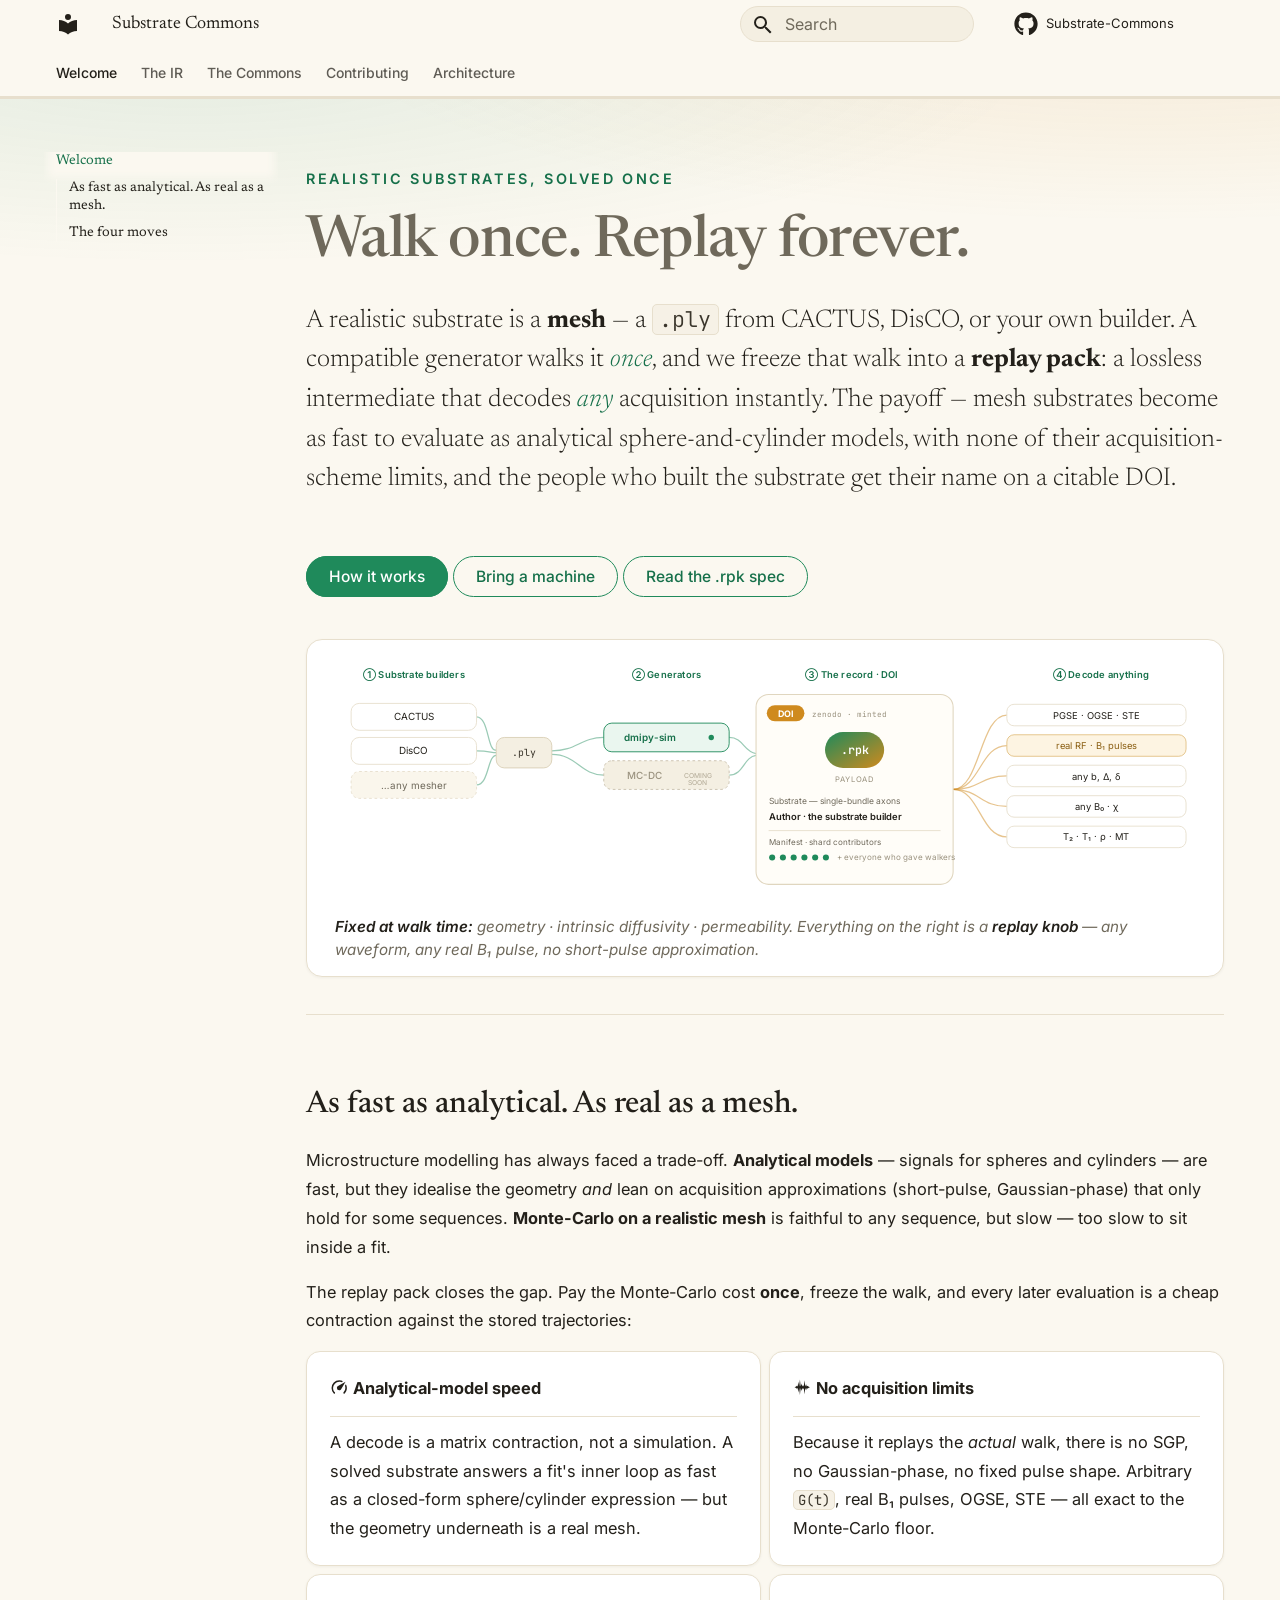
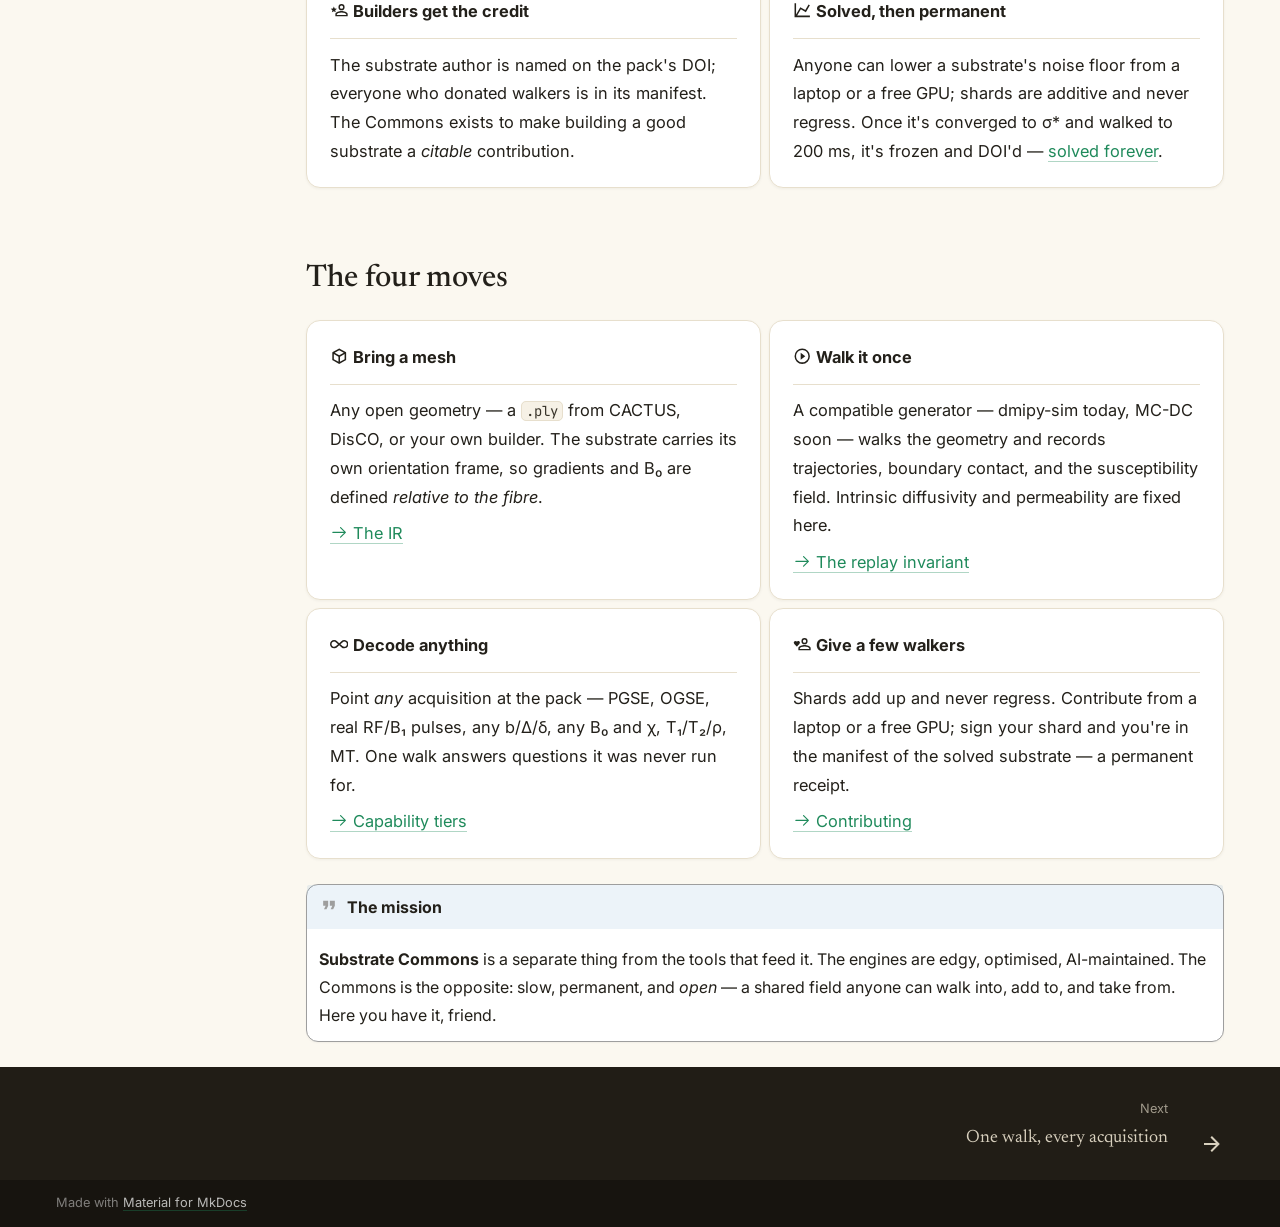
<file: index.html>
<!doctype html>
<html lang="en" class="no-js">
  <head>
    
      <meta charset="utf-8">
      <meta name="viewport" content="width=device-width,initial-scale=1">
      
        <meta name="description" content="A permanent, federated Monte-Carlo replay resource — one walk, every acquisition, freely shared.">
      
      
      
        <link rel="canonical" href="https://substrate-commons.github.io/">
      
      
      
        <link rel="next" href="ir/">
      
      
        
      
      
      <link rel="icon" href="assets/images/favicon.png">
      <meta name="generator" content="mkdocs-1.6.1, mkdocs-material-9.7.7">
    
    
      
        <title>Substrate Commons</title>
      
    
    
      <link rel="stylesheet" href="assets/stylesheets/main.ec1eaa64.min.css">
      
        
        <link rel="stylesheet" href="assets/stylesheets/palette.ab4e12ef.min.css">
      
      


    
    
      
    
    
      
    
    
      <link rel="stylesheet" href="stylesheets/commons.css">
    
    <script>__md_scope=new URL(".",location),__md_hash=e=>[...e].reduce(((e,_)=>(e<<5)-e+_.charCodeAt(0)),0),__md_get=(e,_=localStorage,t=__md_scope)=>JSON.parse(_.getItem(t.pathname+"."+e)),__md_set=(e,_,t=localStorage,a=__md_scope)=>{try{t.setItem(a.pathname+"."+e,JSON.stringify(_))}catch(e){}}</script>
    
      

    
    
  </head>
  
  
    
    
    
    
    
    <body dir="ltr" data-md-color-scheme="default" data-md-color-primary="custom" data-md-color-accent="custom">
  
    
    <input class="md-toggle" data-md-toggle="drawer" type="checkbox" id="__drawer" autocomplete="off">
    <input class="md-toggle" data-md-toggle="search" type="checkbox" id="__search" autocomplete="off">
    <label class="md-overlay" for="__drawer"></label>
    <div data-md-component="skip">
      
        
        <a href="#walk-once-replay-forever" class="md-skip">
          Skip to content
        </a>
      
    </div>
    <div data-md-component="announce">
      
    </div>
    
    
      

  

<header class="md-header md-header--shadow md-header--lifted" data-md-component="header">
  <nav class="md-header__inner md-grid" aria-label="Header">
    <a href="." title="Substrate Commons" class="md-header__button md-logo" aria-label="Substrate Commons" data-md-component="logo">
      
  
  <svg xmlns="http://www.w3.org/2000/svg" viewBox="0 0 24 24"><path d="M12 8a3 3 0 0 0 3-3 3 3 0 0 0-3-3 3 3 0 0 0-3 3 3 3 0 0 0 3 3m0 3.54C9.64 9.35 6.5 8 3 8v11c3.5 0 6.64 1.35 9 3.54 2.36-2.19 5.5-3.54 9-3.54V8c-3.5 0-6.64 1.35-9 3.54"/></svg>

    </a>
    <label class="md-header__button md-icon" for="__drawer">
      
      <svg xmlns="http://www.w3.org/2000/svg" viewBox="0 0 24 24"><path d="M3 6h18v2H3zm0 5h18v2H3zm0 5h18v2H3z"/></svg>
    </label>
    <div class="md-header__title" data-md-component="header-title">
      <div class="md-header__ellipsis">
        <div class="md-header__topic">
          <span class="md-ellipsis">
            Substrate Commons
          </span>
        </div>
        <div class="md-header__topic" data-md-component="header-topic">
          <span class="md-ellipsis">
            
              Welcome
            
          </span>
        </div>
      </div>
    </div>
    
      
    
    
    
    
      
      
        <label class="md-header__button md-icon" for="__search">
          
          <svg xmlns="http://www.w3.org/2000/svg" viewBox="0 0 24 24"><path d="M9.5 3A6.5 6.5 0 0 1 16 9.5c0 1.61-.59 3.09-1.56 4.23l.27.27h.79l5 5-1.5 1.5-5-5v-.79l-.27-.27A6.52 6.52 0 0 1 9.5 16 6.5 6.5 0 0 1 3 9.5 6.5 6.5 0 0 1 9.5 3m0 2C7 5 5 7 5 9.5S7 14 9.5 14 14 12 14 9.5 12 5 9.5 5"/></svg>
        </label>
        <div class="md-search" data-md-component="search" role="dialog">
  <label class="md-search__overlay" for="__search"></label>
  <div class="md-search__inner" role="search">
    <form class="md-search__form" name="search">
      <input type="text" class="md-search__input" name="query" aria-label="Search" placeholder="Search" autocapitalize="off" autocorrect="off" autocomplete="off" spellcheck="false" data-md-component="search-query" required>
      <label class="md-search__icon md-icon" for="__search">
        
        <svg xmlns="http://www.w3.org/2000/svg" viewBox="0 0 24 24"><path d="M9.5 3A6.5 6.5 0 0 1 16 9.5c0 1.61-.59 3.09-1.56 4.23l.27.27h.79l5 5-1.5 1.5-5-5v-.79l-.27-.27A6.52 6.52 0 0 1 9.5 16 6.5 6.5 0 0 1 3 9.5 6.5 6.5 0 0 1 9.5 3m0 2C7 5 5 7 5 9.5S7 14 9.5 14 14 12 14 9.5 12 5 9.5 5"/></svg>
        
        <svg xmlns="http://www.w3.org/2000/svg" viewBox="0 0 24 24"><path d="M20 11v2H8l5.5 5.5-1.42 1.42L4.16 12l7.92-7.92L13.5 5.5 8 11z"/></svg>
      </label>
      <nav class="md-search__options" aria-label="Search">
        
        <button type="reset" class="md-search__icon md-icon" title="Clear" aria-label="Clear" tabindex="-1">
          
          <svg xmlns="http://www.w3.org/2000/svg" viewBox="0 0 24 24"><path d="M19 6.41 17.59 5 12 10.59 6.41 5 5 6.41 10.59 12 5 17.59 6.41 19 12 13.41 17.59 19 19 17.59 13.41 12z"/></svg>
        </button>
      </nav>
      
        <div class="md-search__suggest" data-md-component="search-suggest"></div>
      
    </form>
    <div class="md-search__output">
      <div class="md-search__scrollwrap" tabindex="0" data-md-scrollfix>
        <div class="md-search-result" data-md-component="search-result">
          <div class="md-search-result__meta">
            Initializing search
          </div>
          <ol class="md-search-result__list" role="presentation"></ol>
        </div>
      </div>
    </div>
  </div>
</div>
      
    
    
      <div class="md-header__source">
        <a href="https://github.com/Substrate-Commons" title="Go to repository" class="md-source" data-md-component="source">
  <div class="md-source__icon md-icon">
    
    <svg xmlns="http://www.w3.org/2000/svg" viewBox="0 0 512 512"><!--! Font Awesome Free 7.1.0 by @fontawesome - https://fontawesome.com License - https://fontawesome.com/license/free (Icons: CC BY 4.0, Fonts: SIL OFL 1.1, Code: MIT License) Copyright 2025 Fonticons, Inc.--><path d="M173.9 397.4c0 2-2.3 3.6-5.2 3.6-3.3.3-5.6-1.3-5.6-3.6 0-2 2.3-3.6 5.2-3.6 3-.3 5.6 1.3 5.6 3.6m-31.1-4.5c-.7 2 1.3 4.3 4.3 4.9 2.6 1 5.6 0 6.2-2s-1.3-4.3-4.3-5.2c-2.6-.7-5.5.3-6.2 2.3m44.2-1.7c-2.9.7-4.9 2.6-4.6 4.9.3 2 2.9 3.3 5.9 2.6 2.9-.7 4.9-2.6 4.6-4.6-.3-1.9-3-3.2-5.9-2.9M252.8 8C114.1 8 8 113.3 8 252c0 110.9 69.8 205.8 169.5 239.2 12.8 2.3 17.3-5.6 17.3-12.1 0-6.2-.3-40.4-.3-61.4 0 0-70 15-84.7-29.8 0 0-11.4-29.1-27.8-36.6 0 0-22.9-15.7 1.6-15.4 0 0 24.9 2 38.6 25.8 21.9 38.6 58.6 27.5 72.9 20.9 2.3-16 8.8-27.1 16-33.7-55.9-6.2-112.3-14.3-112.3-110.5 0-27.5 7.6-41.3 23.6-58.9-2.6-6.5-11.1-33.3 2.6-67.9 20.9-6.5 69 27 69 27 20-5.6 41.5-8.5 62.8-8.5s42.8 2.9 62.8 8.5c0 0 48.1-33.6 69-27 13.7 34.7 5.2 61.4 2.6 67.9 16 17.7 25.8 31.5 25.8 58.9 0 96.5-58.9 104.2-114.8 110.5 9.2 7.9 17 22.9 17 46.4 0 33.7-.3 75.4-.3 83.6 0 6.5 4.6 14.4 17.3 12.1C436.2 457.8 504 362.9 504 252 504 113.3 391.5 8 252.8 8M105.2 352.9c-1.3 1-1 3.3.7 5.2 1.6 1.6 3.9 2.3 5.2 1 1.3-1 1-3.3-.7-5.2-1.6-1.6-3.9-2.3-5.2-1m-10.8-8.1c-.7 1.3.3 2.9 2.3 3.9 1.6 1 3.6.7 4.3-.7.7-1.3-.3-2.9-2.3-3.9-2-.6-3.6-.3-4.3.7m32.4 35.6c-1.6 1.3-1 4.3 1.3 6.2 2.3 2.3 5.2 2.6 6.5 1 1.3-1.3.7-4.3-1.3-6.2-2.2-2.3-5.2-2.6-6.5-1m-11.4-14.7c-1.6 1-1.6 3.6 0 5.9s4.3 3.3 5.6 2.3c1.6-1.3 1.6-3.9 0-6.2-1.4-2.3-4-3.3-5.6-2"/></svg>
  </div>
  <div class="md-source__repository">
    Substrate-Commons
  </div>
</a>
      </div>
    
  </nav>
  
    
      
<nav class="md-tabs" aria-label="Tabs" data-md-component="tabs">
  <div class="md-grid">
    <ul class="md-tabs__list">
      
        
  
  
  
    
  
  
    <li class="md-tabs__item md-tabs__item--active">
      <a href="." class="md-tabs__link">
        
  
  
    
  
  Welcome

      </a>
    </li>
  

      
        
  
  
  
  
    
    
      <li class="md-tabs__item">
        <a href="ir/" class="md-tabs__link">
          
  
  
  The IR

        </a>
      </li>
    
  

      
        
  
  
  
  
    
    
      <li class="md-tabs__item">
        <a href="commons/" class="md-tabs__link">
          
  
  
  The Commons

        </a>
      </li>
    
  

      
        
  
  
  
  
    
    
      <li class="md-tabs__item">
        <a href="contributing/" class="md-tabs__link">
          
  
  
  Contributing

        </a>
      </li>
    
  

      
        
  
  
  
  
    <li class="md-tabs__item">
      <a href="architecture/" class="md-tabs__link">
        
  
  
    
  
  Architecture

      </a>
    </li>
  

      
    </ul>
  </div>
</nav>
    
  
</header>
    
    <div class="md-container" data-md-component="container">
      
      
        
      
      <main class="md-main" data-md-component="main">
        <div class="md-main__inner md-grid">
          
            
              
                
              
              <div class="md-sidebar md-sidebar--primary" data-md-component="sidebar" data-md-type="navigation" >
                <div class="md-sidebar__scrollwrap">
                  <div class="md-sidebar__inner">
                    


  


  

<nav class="md-nav md-nav--primary md-nav--lifted md-nav--integrated" aria-label="Navigation" data-md-level="0">
  <label class="md-nav__title" for="__drawer">
    <a href="." title="Substrate Commons" class="md-nav__button md-logo" aria-label="Substrate Commons" data-md-component="logo">
      
  
  <svg xmlns="http://www.w3.org/2000/svg" viewBox="0 0 24 24"><path d="M12 8a3 3 0 0 0 3-3 3 3 0 0 0-3-3 3 3 0 0 0-3 3 3 3 0 0 0 3 3m0 3.54C9.64 9.35 6.5 8 3 8v11c3.5 0 6.64 1.35 9 3.54 2.36-2.19 5.5-3.54 9-3.54V8c-3.5 0-6.64 1.35-9 3.54"/></svg>

    </a>
    Substrate Commons
  </label>
  
    <div class="md-nav__source">
      <a href="https://github.com/Substrate-Commons" title="Go to repository" class="md-source" data-md-component="source">
  <div class="md-source__icon md-icon">
    
    <svg xmlns="http://www.w3.org/2000/svg" viewBox="0 0 512 512"><!--! Font Awesome Free 7.1.0 by @fontawesome - https://fontawesome.com License - https://fontawesome.com/license/free (Icons: CC BY 4.0, Fonts: SIL OFL 1.1, Code: MIT License) Copyright 2025 Fonticons, Inc.--><path d="M173.9 397.4c0 2-2.3 3.6-5.2 3.6-3.3.3-5.6-1.3-5.6-3.6 0-2 2.3-3.6 5.2-3.6 3-.3 5.6 1.3 5.6 3.6m-31.1-4.5c-.7 2 1.3 4.3 4.3 4.9 2.6 1 5.6 0 6.2-2s-1.3-4.3-4.3-5.2c-2.6-.7-5.5.3-6.2 2.3m44.2-1.7c-2.9.7-4.9 2.6-4.6 4.9.3 2 2.9 3.3 5.9 2.6 2.9-.7 4.9-2.6 4.6-4.6-.3-1.9-3-3.2-5.9-2.9M252.8 8C114.1 8 8 113.3 8 252c0 110.9 69.8 205.8 169.5 239.2 12.8 2.3 17.3-5.6 17.3-12.1 0-6.2-.3-40.4-.3-61.4 0 0-70 15-84.7-29.8 0 0-11.4-29.1-27.8-36.6 0 0-22.9-15.7 1.6-15.4 0 0 24.9 2 38.6 25.8 21.9 38.6 58.6 27.5 72.9 20.9 2.3-16 8.8-27.1 16-33.7-55.9-6.2-112.3-14.3-112.3-110.5 0-27.5 7.6-41.3 23.6-58.9-2.6-6.5-11.1-33.3 2.6-67.9 20.9-6.5 69 27 69 27 20-5.6 41.5-8.5 62.8-8.5s42.8 2.9 62.8 8.5c0 0 48.1-33.6 69-27 13.7 34.7 5.2 61.4 2.6 67.9 16 17.7 25.8 31.5 25.8 58.9 0 96.5-58.9 104.2-114.8 110.5 9.2 7.9 17 22.9 17 46.4 0 33.7-.3 75.4-.3 83.6 0 6.5 4.6 14.4 17.3 12.1C436.2 457.8 504 362.9 504 252 504 113.3 391.5 8 252.8 8M105.2 352.9c-1.3 1-1 3.3.7 5.2 1.6 1.6 3.9 2.3 5.2 1 1.3-1 1-3.3-.7-5.2-1.6-1.6-3.9-2.3-5.2-1m-10.8-8.1c-.7 1.3.3 2.9 2.3 3.9 1.6 1 3.6.7 4.3-.7.7-1.3-.3-2.9-2.3-3.9-2-.6-3.6-.3-4.3.7m32.4 35.6c-1.6 1.3-1 4.3 1.3 6.2 2.3 2.3 5.2 2.6 6.5 1 1.3-1.3.7-4.3-1.3-6.2-2.2-2.3-5.2-2.6-6.5-1m-11.4-14.7c-1.6 1-1.6 3.6 0 5.9s4.3 3.3 5.6 2.3c1.6-1.3 1.6-3.9 0-6.2-1.4-2.3-4-3.3-5.6-2"/></svg>
  </div>
  <div class="md-source__repository">
    Substrate-Commons
  </div>
</a>
    </div>
  
  <ul class="md-nav__list" data-md-scrollfix>
    
      
      
  
  
    
  
  
  
    <li class="md-nav__item md-nav__item--active">
      
      <input class="md-nav__toggle md-toggle" type="checkbox" id="__toc">
      
      
        
      
      
        <label class="md-nav__link md-nav__link--active" for="__toc">
          
  
  
  <span class="md-ellipsis">
    
  
    Welcome
  

    
  </span>
  
  

          <span class="md-nav__icon md-icon"></span>
        </label>
      
      <a href="." class="md-nav__link md-nav__link--active">
        
  
  
  <span class="md-ellipsis">
    
  
    Welcome
  

    
  </span>
  
  

      </a>
      
        

<nav class="md-nav md-nav--secondary" aria-label="Table of contents">
  
  
  
    
  
  
    <label class="md-nav__title" for="__toc">
      <span class="md-nav__icon md-icon"></span>
      Table of contents
    </label>
    <ul class="md-nav__list" data-md-component="toc" data-md-scrollfix>
      
        <li class="md-nav__item">
  <a href="#as-fast-as-analytical-as-real-as-a-mesh" class="md-nav__link">
    <span class="md-ellipsis">
      
        As fast as analytical. As real as a mesh.
      
    </span>
  </a>
  
</li>
      
        <li class="md-nav__item">
  <a href="#the-four-moves" class="md-nav__link">
    <span class="md-ellipsis">
      
        The four moves
      
    </span>
  </a>
  
</li>
      
    </ul>
  
</nav>
      
    </li>
  

    
      
      
  
  
  
  
    
    
    
    
      
      
        
      
    
    
    <li class="md-nav__item md-nav__item--nested">
      
        
        
        <input class="md-nav__toggle md-toggle " type="checkbox" id="__nav_2" >
        
          
          <label class="md-nav__link" for="__nav_2" id="__nav_2_label" tabindex="0">
            
  
  
  <span class="md-ellipsis">
    
  
    The IR
  

    
  </span>
  
  

            <span class="md-nav__icon md-icon"></span>
          </label>
        
        <nav class="md-nav" data-md-level="1" aria-labelledby="__nav_2_label" aria-expanded="false">
          <label class="md-nav__title" for="__nav_2">
            <span class="md-nav__icon md-icon"></span>
            
  
    The IR
  

          </label>
          <ul class="md-nav__list" data-md-scrollfix>
            
              
                
  
  
  
  
    <li class="md-nav__item">
      <a href="ir/" class="md-nav__link">
        
  
  
  <span class="md-ellipsis">
    
  
    One walk, every acquisition
  

    
  </span>
  
  

      </a>
    </li>
  

              
            
              
                
  
  
  
  
    <li class="md-nav__item">
      <a href="ir/tiers/" class="md-nav__link">
        
  
  
  <span class="md-ellipsis">
    
  
    Capability tiers (C0–C4)
  

    
  </span>
  
  

      </a>
    </li>
  

              
            
              
                
  
  
  
  
    <li class="md-nav__item">
      <a href="ir/invariant/" class="md-nav__link">
        
  
  
  <span class="md-ellipsis">
    
  
    The replay invariant
  

    
  </span>
  
  

      </a>
    </li>
  

              
            
          </ul>
        </nav>
      
    </li>
  

    
      
      
  
  
  
  
    
    
    
    
      
      
        
      
    
    
    <li class="md-nav__item md-nav__item--nested">
      
        
        
        <input class="md-nav__toggle md-toggle " type="checkbox" id="__nav_3" >
        
          
          <label class="md-nav__link" for="__nav_3" id="__nav_3_label" tabindex="0">
            
  
  
  <span class="md-ellipsis">
    
  
    The Commons
  

    
  </span>
  
  

            <span class="md-nav__icon md-icon"></span>
          </label>
        
        <nav class="md-nav" data-md-level="1" aria-labelledby="__nav_3_label" aria-expanded="false">
          <label class="md-nav__title" for="__nav_3">
            <span class="md-nav__icon md-icon"></span>
            
  
    The Commons
  

          </label>
          <ul class="md-nav__list" data-md-scrollfix>
            
              
                
  
  
  
  
    <li class="md-nav__item">
      <a href="commons/" class="md-nav__link">
        
  
  
  <span class="md-ellipsis">
    
  
    Error bars that only fall
  

    
  </span>
  
  

      </a>
    </li>
  

              
            
              
                
  
  
  
  
    <li class="md-nav__item">
      <a href="commons/solved/" class="md-nav__link">
        
  
  
  <span class="md-ellipsis">
    
  
    What it means to solve a substrate
  

    
  </span>
  
  

      </a>
    </li>
  

              
            
              
                
  
  
  
  
    <li class="md-nav__item">
      <a href="commons/pooling/" class="md-nav__link">
        
  
  
  <span class="md-ellipsis">
    
  
    Targets, shards & pooling
  

    
  </span>
  
  

      </a>
    </li>
  

              
            
              
                
  
  
  
  
    <li class="md-nav__item">
      <a href="commons/qa/" class="md-nav__link">
        
  
  
  <span class="md-ellipsis">
    
  
    Quality & freezing
  

    
  </span>
  
  

      </a>
    </li>
  

              
            
          </ul>
        </nav>
      
    </li>
  

    
      
      
  
  
  
  
    
    
    
    
      
      
        
      
    
    
    <li class="md-nav__item md-nav__item--nested">
      
        
        
        <input class="md-nav__toggle md-toggle " type="checkbox" id="__nav_4" >
        
          
          <label class="md-nav__link" for="__nav_4" id="__nav_4_label" tabindex="0">
            
  
  
  <span class="md-ellipsis">
    
  
    Contributing
  

    
  </span>
  
  

            <span class="md-nav__icon md-icon"></span>
          </label>
        
        <nav class="md-nav" data-md-level="1" aria-labelledby="__nav_4_label" aria-expanded="false">
          <label class="md-nav__title" for="__nav_4">
            <span class="md-nav__icon md-icon"></span>
            
  
    Contributing
  

          </label>
          <ul class="md-nav__list" data-md-scrollfix>
            
              
                
  
  
  
  
    <li class="md-nav__item">
      <a href="contributing/" class="md-nav__link">
        
  
  
  <span class="md-ellipsis">
    
  
    Bring a machine
  

    
  </span>
  
  

      </a>
    </li>
  

              
            
              
                
  
  
  
  
    <li class="md-nav__item">
      <a href="contributing/signing/" class="md-nav__link">
        
  
  
  <span class="md-ellipsis">
    
  
    Signed shards & your receipt
  

    
  </span>
  
  

      </a>
    </li>
  

              
            
              
                
  
  
  
  
    <li class="md-nav__item">
      <a href="contributing/registry/" class="md-nav__link">
        
  
  
  <span class="md-ellipsis">
    
  
    Claim your key
  

    
  </span>
  
  

      </a>
    </li>
  

              
            
          </ul>
        </nav>
      
    </li>
  

    
      
      
  
  
  
  
    <li class="md-nav__item">
      <a href="architecture/" class="md-nav__link">
        
  
  
  <span class="md-ellipsis">
    
  
    Architecture
  

    
  </span>
  
  

      </a>
    </li>
  

    
  </ul>
</nav>
                  </div>
                </div>
              </div>
            
            
          
          
            <div class="md-content" data-md-component="content">
              
              <article class="md-content__inner md-typeset">
                
                  
  



  
  


<div class="sc-hero">
<p><span class="sc-eyebrow">Realistic substrates, solved once</span></p>
<h1 id="walk-once-replay-forever">Walk once. Replay forever.</h1>
<p class="sc-lede">A realistic substrate is a <b>mesh</b> — a <code>.ply</code> from CACTUS, DisCO, or your
own builder. A compatible generator walks it <em>once</em>, and we freeze that walk into a <b>replay
pack</b>: a lossless intermediate that decodes <em>any</em> acquisition instantly. The payoff — mesh
substrates become as fast to evaluate as analytical sphere-and-cylinder models, with none of their
acquisition-scheme limits, and the people who built the substrate get their name on a citable DOI.</p>
<div class="sc-cta">
<p><a class="sc-btn" href="ir/">How it works</a>
<a class="sc-btn sc-btn--ghost" href="contributing/">Bring a machine</a>
<a class="sc-btn sc-btn--ghost" href="https://github.com/dmrai-lab/replay-pack-spec">Read the .rpk spec</a></p>
</div>
</div>
<figure class="sc-pipeline">
<svg viewBox="0 0 960 262" xmlns="http://www.w3.org/2000/svg" role="img" aria-label="Substrate builders create a .ply; compatible generators walk it; the walk is frozen into a DOI-wrapped .rpk credited to the substrate author with a shard-contributor manifest; from it any acquisition decodes.">
  <defs>
    <linearGradient id="core" x1="0" y1="0" x2="1" y2="1">
      <stop offset="0" stop-color="#1f8a5b"/><stop offset="1" stop-color="#cf8a1e"/>
    </linearGradient>
  </defs>

  <!-- stage headers -->
  <g font-family="Inter, sans-serif" font-size="10.5" font-weight="600" fill="#16704a" letter-spacing=".02em">
    <text x="88"  y="16" text-anchor="middle">① Substrate builders</text>
    <text x="370" y="16" text-anchor="middle">② Generators</text>
    <text x="577" y="16" text-anchor="middle">③ The record · DOI</text>
    <text x="855" y="16" text-anchor="middle">④ Decode anything</text>
  </g>

  <!-- flow lines -->
  <g fill="none" stroke="#1f8a5b" stroke-opacity=".45" stroke-width="1.4">
    <path d="M158 59 C 172 59, 170 99, 180 96"/>
    <path d="M158 97 C 172 97, 174 99, 180 99"/>
    <path d="M158 135 C 172 135, 170 102, 180 102"/>
    <path d="M242 97 C 270 97, 274 82, 300 82"/>
    <path d="M242 101 C 270 101, 274 124, 300 124"/>
    <path d="M440 82 C 456 82, 456 98, 470 100"/>
    <path d="M440 124 C 456 124, 456 104, 470 102"/>
  </g>
  <g fill="none" stroke="#cf8a1e" stroke-opacity=".5" stroke-width="1.4">
    <path d="M690 140 C 720 140, 720 57,  750 57"/>
    <path d="M690 140 C 720 140, 720 91,  750 91"/>
    <path d="M690 140 C 720 140, 720 125, 750 125"/>
    <path d="M690 140 C 720 140, 720 159, 750 159"/>
    <path d="M690 140 C 720 140, 720 193, 750 193"/>
  </g>

  <!-- ① builders -->
  <g font-family="Inter, sans-serif" font-size="11" fill="#23201a">
    <g><rect x="18" y="44"  width="140" height="30" rx="9" fill="#fff" stroke="#e7dfcd"/><text x="88" y="63"  text-anchor="middle">CACTUS</text></g>
    <g><rect x="18" y="82"  width="140" height="30" rx="9" fill="#fff" stroke="#e7dfcd"/><text x="88" y="101" text-anchor="middle">DisCO</text></g>
    <g><rect x="18" y="120" width="140" height="30" rx="9" fill="#faf6ec" stroke="#e7dfcd" stroke-dasharray="3 3"/><text x="88" y="139" text-anchor="middle" fill="#6f695b">…any mesher</text></g>
  </g>

  <!-- .ply node -->
  <g><rect x="180" y="82" width="62" height="34" rx="9" fill="#f4efe2" stroke="#d9cfb6"/>
     <text x="211" y="103" text-anchor="middle" font-family="JetBrains Mono, monospace" font-size="11" fill="#3a352b">.ply</text></g>

  <!-- ② generators -->
  <g font-family="Inter, sans-serif" font-size="11">
    <g><rect x="300" y="66" width="140" height="32" rx="9" fill="#eaf6ef" stroke="#1f8a5b"/>
       <text x="352" y="86" text-anchor="middle" fill="#16704a" font-weight="600">dmipy-sim</text>
       <circle cx="420" cy="82" r="3" fill="#1f8a5b"/></g>
    <g><rect x="300" y="108" width="140" height="32" rx="9" fill="#f4efe2" stroke="#c9c0ad" stroke-dasharray="3 3"/>
       <text x="345" y="128" text-anchor="middle" fill="#9a927f" font-weight="500">MC-DC</text>
       <text x="405" y="127" text-anchor="middle" font-family="Inter" font-size="7.5" fill="#b0a894">COMING</text>
       <text x="405" y="135" text-anchor="middle" font-family="Inter" font-size="7.5" fill="#b0a894">SOON</text></g>
  </g>

  <!-- ③ the .rpk DOI record card (the centrepiece) -->
  <g>
    <rect x="470" y="34" width="220" height="212" rx="14" fill="#fffdf8" stroke="#e0d6bf" stroke-width="1.2"/>
    <rect x="482" y="46" width="42" height="18" rx="9" fill="#cf8a1e"/>
    <text x="503" y="59" text-anchor="middle" font-family="Inter" font-size="10" font-weight="700" fill="#fff">DOI</text>
    <text x="532" y="59" font-family="JetBrains Mono, monospace" font-size="8.5" fill="#9a927f">zenodo · minted</text>
    <rect x="547" y="76" width="66" height="40" rx="20" fill="url(#core)"/>
    <text x="580" y="101" text-anchor="middle" font-family="JetBrains Mono, monospace" font-size="13" font-weight="600" fill="#fff">.rpk</text>
    <text x="580" y="132" text-anchor="middle" font-family="Inter" font-size="8.5" fill="#9a927f" letter-spacing="1">PAYLOAD</text>
    <text x="484" y="156" font-family="Inter" font-size="9.5" fill="#6f695b">Substrate — single-bundle axons</text>
    <text x="484" y="174" font-family="Inter" font-size="10.5" fill="#23201a" font-weight="600">Author · the substrate builder</text>
    <line x1="484" y1="186" x2="676" y2="186" stroke="#e7dfcd"/>
    <text x="484" y="202" font-family="Inter" font-size="9" fill="#6f695b">Manifest · shard contributors</text>
    <g fill="#1f8a5b"><circle cx="488" cy="216" r="3.4"/><circle cx="500" cy="216" r="3.4"/><circle cx="512" cy="216" r="3.4"/><circle cx="524" cy="216" r="3.4"/><circle cx="536" cy="216" r="3.4"/><circle cx="548" cy="216" r="3.4"/></g>
    <text x="560" y="219" font-family="Inter" font-size="9" fill="#9a927f">+ everyone who gave walkers</text>
  </g>

  <!-- ④ decode -->
  <g font-family="Inter, sans-serif" font-size="10.5" fill="#23201a">
    <g><rect x="750" y="45" width="200" height="24" rx="8" fill="#fff" stroke="#e7dfcd"/><text x="850" y="61" text-anchor="middle">PGSE · OGSE · STE</text></g>
    <g><rect x="750" y="79" width="200" height="24" rx="8" fill="#fdf4e2" stroke="#e2c184"/><text x="850" y="95" text-anchor="middle" fill="#8a5e12">real RF · B₁ pulses</text></g>
    <g><rect x="750" y="113" width="200" height="24" rx="8" fill="#fff" stroke="#e7dfcd"/><text x="850" y="129" text-anchor="middle">any b, Δ, δ</text></g>
    <g><rect x="750" y="147" width="200" height="24" rx="8" fill="#fff" stroke="#e7dfcd"/><text x="850" y="163" text-anchor="middle">any B₀ · χ</text></g>
    <g><rect x="750" y="181" width="200" height="24" rx="8" fill="#fff" stroke="#e7dfcd"/><text x="850" y="197" text-anchor="middle">T₂ · T₁ · ρ · MT</text></g>
  </g>
</svg>
<figcaption><b>Fixed at walk time:</b> geometry · intrinsic diffusivity · permeability. Everything on the right is a <b>replay knob</b> — any waveform, any real B₁ pulse, no short-pulse approximation.</figcaption>
</figure>

<hr />
<h2 id="as-fast-as-analytical-as-real-as-a-mesh">As fast as analytical. As real as a mesh.</h2>
<p>Microstructure modelling has always faced a trade-off. <strong>Analytical models</strong> — signals for spheres and
cylinders — are fast, but they idealise the geometry <em>and</em> lean on acquisition approximations (short-pulse,
Gaussian-phase) that only hold for some sequences. <strong>Monte-Carlo on a realistic mesh</strong> is faithful to any
sequence, but slow — too slow to sit inside a fit.</p>
<p>The replay pack closes the gap. Pay the Monte-Carlo cost <strong>once</strong>, freeze the walk, and every later
evaluation is a cheap contraction against the stored trajectories:</p>
<div class="grid cards">
<ul>
<li>
<p><span class="twemoji"><svg xmlns="http://www.w3.org/2000/svg" viewBox="0 0 24 24"><path d="M12 16a3 3 0 0 1-3-3c0-1.12.61-2.1 1.5-2.61l9.71-5.62-5.53 9.58c-.5.98-1.51 1.65-2.68 1.65m0-13c1.81 0 3.5.5 4.97 1.32l-2.1 1.21C14 5.19 13 5 12 5a8 8 0 0 0-8 8c0 2.21.89 4.21 2.34 5.65h.01c.39.39.39 1.02 0 1.41s-1.03.39-1.42.01A9.97 9.97 0 0 1 2 13 10 10 0 0 1 12 3m10 10c0 2.76-1.12 5.26-2.93 7.07-.39.38-1.02.38-1.41-.01a.996.996 0 0 1 0-1.41A7.95 7.95 0 0 0 20 13c0-1-.19-2-.54-2.9L20.67 8C21.5 9.5 22 11.18 22 13"/></svg></span> <strong>Analytical-model speed</strong></p>
<hr />
<p>A decode is a matrix contraction, not a simulation. A solved substrate answers a fit's inner loop as
fast as a closed-form sphere/cylinder expression — but the geometry underneath is a real mesh.</p>
</li>
<li>
<p><span class="twemoji"><svg xmlns="http://www.w3.org/2000/svg" viewBox="0 0 24 24"><path d="m22 12-2 1-1 1-1-1-1 3-1-3-1 8-1-8-1 2-1-2-1 4-1-4-1 9-1-9-1 6-1-6-1 1-1-1-2-1 2-1 1-1 1 1 1-6 1 6 1-9 1 9 1-4 1 4 1-2 1 2 1-8 1 8 1-3 1 3 1-1 1 1z"/></svg></span> <strong>No acquisition limits</strong></p>
<hr />
<p>Because it replays the <em>actual</em> walk, there is no SGP, no Gaussian-phase, no fixed pulse shape. Arbitrary
<code>G(t)</code>, real B₁ pulses, OGSE, STE — all exact to the Monte-Carlo floor.</p>
</li>
<li>
<p><span class="twemoji"><svg xmlns="http://www.w3.org/2000/svg" viewBox="0 0 24 24"><path d="M15 4a4 4 0 0 1 4 4 4 4 0 0 1-4 4 4 4 0 0 1-4-4 4 4 0 0 1 4-4m0 1.9A2.1 2.1 0 0 0 12.9 8a2.1 2.1 0 0 0 2.1 2.1 2.1 2.1 0 1 0 0-4.2m0 7.1c2.67 0 8 1.33 8 4v3H7v-3c0-2.67 5.33-4 8-4m0 1.9c-3 0-6.1 1.46-6.1 2.1v1.1h12.2V17c0-.64-3.13-2.1-6.1-2.1M5 13.28l-2.5 1.49.68-2.81L1 10.08l2.87-.25L5 7.19l1.11 2.64 2.89.25-2.2 1.88.65 2.81z"/></svg></span> <strong>Builders get the credit</strong></p>
<hr />
<p>The substrate author is named on the pack's DOI; everyone who donated walkers is in its manifest. The
Commons exists to make building a good substrate a <em>citable</em> contribution.</p>
</li>
<li>
<p><span class="twemoji"><svg xmlns="http://www.w3.org/2000/svg" viewBox="0 0 24 24"><path d="m16 11.78 4.24-7.33 1.73 1-5.23 9.05-6.51-3.75L5.46 19H22v2H2V3h2v14.54L9.5 8z"/></svg></span> <strong>Solved, then permanent</strong></p>
<hr />
<p>Anyone can lower a substrate's noise floor from a laptop or a free GPU; shards are additive and never
regress. Once it's converged to σ* and walked to 200 ms, it's frozen and DOI'd — <a href="commons/solved/">solved forever</a>.</p>
</li>
</ul>
</div>
<h2 id="the-four-moves">The four moves</h2>
<div class="grid cards">
<ul>
<li>
<p><span class="twemoji"><svg xmlns="http://www.w3.org/2000/svg" viewBox="0 0 24 24"><path d="M21 16.5c0 .38-.21.71-.53.88l-7.9 4.44c-.16.12-.36.18-.57.18s-.41-.06-.57-.18l-7.9-4.44A.99.99 0 0 1 3 16.5v-9c0-.38.21-.71.53-.88l7.9-4.44c.16-.12.36-.18.57-.18s.41.06.57.18l7.9 4.44c.32.17.53.5.53.88zM12 4.15 6.04 7.5 12 10.85l5.96-3.35zM5 15.91l6 3.38v-6.71L5 9.21zm14 0v-6.7l-6 3.37v6.71z"/></svg></span> <strong>Bring a mesh</strong></p>
<hr />
<p>Any open geometry — a <code>.ply</code> from CACTUS, DisCO, or your own builder. The substrate carries its own
orientation frame, so gradients and B₀ are defined <em>relative to the fibre</em>.</p>
<p><a href="ir/"><span class="twemoji"><svg xmlns="http://www.w3.org/2000/svg" viewBox="0 0 24 24"><path d="M13.22 19.03a.75.75 0 0 1 0-1.06L18.19 13H3.75a.75.75 0 0 1 0-1.5h14.44l-4.97-4.97a.749.749 0 0 1 .326-1.275.75.75 0 0 1 .734.215l6.25 6.25a.75.75 0 0 1 0 1.06l-6.25 6.25a.75.75 0 0 1-1.06 0"/></svg></span> The IR</a></p>
</li>
<li>
<p><span class="twemoji"><svg xmlns="http://www.w3.org/2000/svg" viewBox="0 0 24 24"><path d="M12 20c-4.41 0-8-3.59-8-8s3.59-8 8-8 8 3.59 8 8-3.59 8-8 8m0-18A10 10 0 0 0 2 12a10 10 0 0 0 10 10 10 10 0 0 0 10-10A10 10 0 0 0 12 2m-2 14.5 6-4.5-6-4.5z"/></svg></span> <strong>Walk it once</strong></p>
<hr />
<p>A compatible generator — dmipy-sim today, MC-DC soon — walks the geometry and records trajectories,
boundary contact, and the susceptibility field. Intrinsic diffusivity and permeability are fixed here.</p>
<p><a href="ir/invariant/"><span class="twemoji"><svg xmlns="http://www.w3.org/2000/svg" viewBox="0 0 24 24"><path d="M13.22 19.03a.75.75 0 0 1 0-1.06L18.19 13H3.75a.75.75 0 0 1 0-1.5h14.44l-4.97-4.97a.749.749 0 0 1 .326-1.275.75.75 0 0 1 .734.215l6.25 6.25a.75.75 0 0 1 0 1.06l-6.25 6.25a.75.75 0 0 1-1.06 0"/></svg></span> The replay invariant</a></p>
</li>
<li>
<p><span class="twemoji"><svg xmlns="http://www.w3.org/2000/svg" viewBox="0 0 24 24"><path d="M18.6 6.62C21.58 6.62 24 9 24 12c0 2.96-2.42 5.37-5.4 5.37-1.45 0-2.8-.56-3.82-1.57L12 13.34l-2.83 2.51c-.97.97-2.33 1.53-3.77 1.53C2.42 17.38 0 14.96 0 12s2.42-5.38 5.4-5.38c1.44 0 2.8.56 3.82 1.58L12 10.66l2.83-2.51c.97-.97 2.33-1.53 3.77-1.53M7.8 14.39 10.5 12 7.84 9.65c-.68-.68-1.53-1.03-2.44-1.03C3.53 8.62 2 10.13 2 12s1.53 3.38 3.4 3.38c.91 0 1.76-.35 2.4-.99m8.4-4.78L13.5 12l2.66 2.35c.68.68 1.54 1.03 2.44 1.03 1.87 0 3.4-1.51 3.4-3.38s-1.53-3.38-3.4-3.38c-.91 0-1.76.35-2.4.99"/></svg></span> <strong>Decode anything</strong></p>
<hr />
<p>Point <em>any</em> acquisition at the pack — PGSE, OGSE, real RF/B₁ pulses, any b/Δ/δ, any B₀ and χ, T₁/T₂/ρ,
MT. One walk answers questions it was never run for.</p>
<p><a href="ir/tiers/"><span class="twemoji"><svg xmlns="http://www.w3.org/2000/svg" viewBox="0 0 24 24"><path d="M13.22 19.03a.75.75 0 0 1 0-1.06L18.19 13H3.75a.75.75 0 0 1 0-1.5h14.44l-4.97-4.97a.749.749 0 0 1 .326-1.275.75.75 0 0 1 .734.215l6.25 6.25a.75.75 0 0 1 0 1.06l-6.25 6.25a.75.75 0 0 1-1.06 0"/></svg></span> Capability tiers</a></p>
</li>
<li>
<p><span class="twemoji"><svg xmlns="http://www.w3.org/2000/svg" viewBox="0 0 24 24"><path d="m5 15-.6-.5C2.4 12.6 1 11.4 1 9.9c0-1.2 1-2.2 2.2-2.2.7 0 1.4.3 1.8.8.4-.5 1.1-.8 1.8-.8C8 7.7 9 8.6 9 9.9c0 1.5-1.4 2.7-3.4 4.6zM15 4a4 4 0 0 0-4 4 4 4 0 0 0 4 4 4 4 0 0 0 4-4 4 4 0 0 0-4-4m0 6.1A2.1 2.1 0 0 1 12.9 8 2.1 2.1 0 0 1 15 5.9a2.1 2.1 0 1 1 0 4.2m0 2.9c-2.67 0-8 1.33-8 4v3h16v-3c0-2.67-5.33-4-8-4m6.1 5.1H8.9V17c0-.64 3.1-2.1 6.1-2.1 2.97 0 6.1 1.46 6.1 2.1z"/></svg></span> <strong>Give a few walkers</strong></p>
<hr />
<p>Shards add up and never regress. Contribute from a laptop or a free GPU; sign your shard and you're in
the manifest of the solved substrate — a permanent receipt.</p>
<p><a href="contributing/"><span class="twemoji"><svg xmlns="http://www.w3.org/2000/svg" viewBox="0 0 24 24"><path d="M13.22 19.03a.75.75 0 0 1 0-1.06L18.19 13H3.75a.75.75 0 0 1 0-1.5h14.44l-4.97-4.97a.749.749 0 0 1 .326-1.275.75.75 0 0 1 .734.215l6.25 6.25a.75.75 0 0 1 0 1.06l-6.25 6.25a.75.75 0 0 1-1.06 0"/></svg></span> Contributing</a></p>
</li>
</ul>
</div>
<div class="admonition quote">
<p class="admonition-title">The mission</p>
<p><strong>Substrate Commons</strong> is a separate thing from the tools that feed it. The engines are edgy, optimised,
AI-maintained. The Commons is the opposite: slow, permanent, and <em>open</em> — a shared field anyone can walk
into, add to, and take from. Here you have it, friend.</p>
</div>







  
  




  



                
              </article>
            </div>
          
          
<script>var target=document.getElementById(location.hash.slice(1));target&&target.name&&(target.checked=target.name.startsWith("__tabbed_"))</script>
        </div>
        
          <button type="button" class="md-top md-icon" data-md-component="top" hidden>
  
  <svg xmlns="http://www.w3.org/2000/svg" viewBox="0 0 24 24"><path d="M13 20h-2V8l-5.5 5.5-1.42-1.42L12 4.16l7.92 7.92-1.42 1.42L13 8z"/></svg>
  Back to top
</button>
        
      </main>
      
        <footer class="md-footer">
  
    
      
        
      
      <nav class="md-footer__inner md-grid" aria-label="Footer" >
        
        
          
          <a href="ir/" class="md-footer__link md-footer__link--next" aria-label="Next: One walk, every acquisition">
            <div class="md-footer__title">
              <span class="md-footer__direction">
                Next
              </span>
              <div class="md-ellipsis">
                One walk, every acquisition
              </div>
            </div>
            <div class="md-footer__button md-icon">
              
              <svg xmlns="http://www.w3.org/2000/svg" viewBox="0 0 24 24"><path d="M4 11v2h12l-5.5 5.5 1.42 1.42L19.84 12l-7.92-7.92L10.5 5.5 16 11z"/></svg>
            </div>
          </a>
        
      </nav>
    
  
  <div class="md-footer-meta md-typeset">
    <div class="md-footer-meta__inner md-grid">
      <div class="md-copyright">
  
  
    Made with
    <a href="https://squidfunk.github.io/mkdocs-material/" target="_blank" rel="noopener">
      Material for MkDocs
    </a>
  
</div>
      
    </div>
  </div>
</footer>
      
    </div>
    <div class="md-dialog" data-md-component="dialog">
      <div class="md-dialog__inner md-typeset"></div>
    </div>
    
    
    
      
      
      <script id="__config" type="application/json">{"annotate": null, "base": ".", "features": ["navigation.tabs", "navigation.tabs.sticky", "navigation.sections", "navigation.top", "navigation.instant", "navigation.footer", "toc.integrate", "content.code.copy", "search.suggest"], "search": "assets/javascripts/workers/search.2c215733.min.js", "tags": null, "translations": {"clipboard.copied": "Copied to clipboard", "clipboard.copy": "Copy to clipboard", "search.result.more.one": "1 more on this page", "search.result.more.other": "# more on this page", "search.result.none": "No matching documents", "search.result.one": "1 matching document", "search.result.other": "# matching documents", "search.result.placeholder": "Type to start searching", "search.result.term.missing": "Missing", "select.version": "Select version"}, "version": null}</script>
    
    
      <script src="assets/javascripts/bundle.d7400e89.min.js"></script>
      
    
  </body>
</html>
</file>
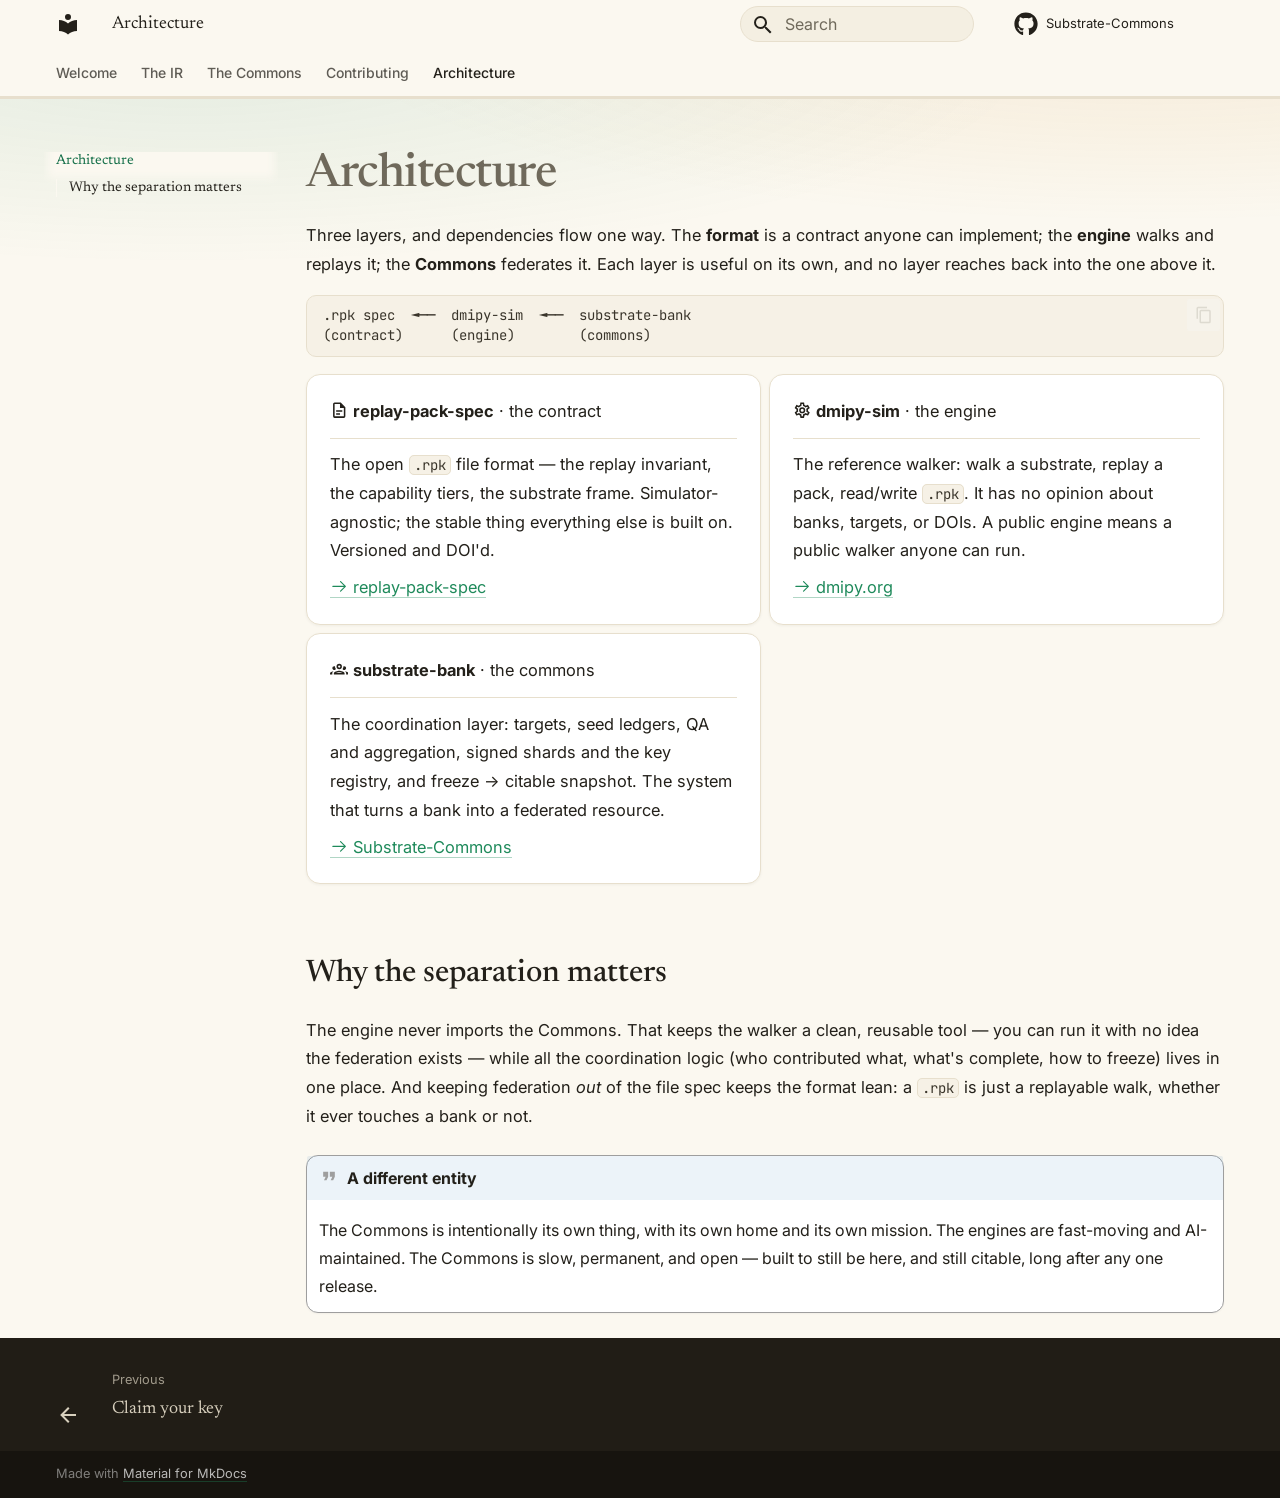
<file: architecture/index.html>
<!doctype html>
<html lang="en" class="no-js">
  <head>
    
      <meta charset="utf-8">
      <meta name="viewport" content="width=device-width,initial-scale=1">
      
        <meta name="description" content="A permanent, federated Monte-Carlo replay resource — one walk, every acquisition, freely shared.">
      
      
      
        <link rel="canonical" href="https://substrate-commons.github.io/architecture/">
      
      
        <link rel="prev" href="../contributing/registry/">
      
      
      
        
      
      
      <link rel="icon" href="../assets/images/favicon.png">
      <meta name="generator" content="mkdocs-1.6.1, mkdocs-material-9.7.7">
    
    
      
        <title>Architecture - Substrate Commons</title>
      
    
    
      <link rel="stylesheet" href="../assets/stylesheets/main.ec1eaa64.min.css">
      
        
        <link rel="stylesheet" href="../assets/stylesheets/palette.ab4e12ef.min.css">
      
      


    
    
      
    
    
      
    
    
      <link rel="stylesheet" href="../stylesheets/commons.css">
    
    <script>__md_scope=new URL("..",location),__md_hash=e=>[...e].reduce(((e,_)=>(e<<5)-e+_.charCodeAt(0)),0),__md_get=(e,_=localStorage,t=__md_scope)=>JSON.parse(_.getItem(t.pathname+"."+e)),__md_set=(e,_,t=localStorage,a=__md_scope)=>{try{t.setItem(a.pathname+"."+e,JSON.stringify(_))}catch(e){}}</script>
    
      

    
    
  </head>
  
  
    
    
    
    
    
    <body dir="ltr" data-md-color-scheme="default" data-md-color-primary="custom" data-md-color-accent="custom">
  
    
    <input class="md-toggle" data-md-toggle="drawer" type="checkbox" id="__drawer" autocomplete="off">
    <input class="md-toggle" data-md-toggle="search" type="checkbox" id="__search" autocomplete="off">
    <label class="md-overlay" for="__drawer"></label>
    <div data-md-component="skip">
      
        
        <a href="#architecture" class="md-skip">
          Skip to content
        </a>
      
    </div>
    <div data-md-component="announce">
      
    </div>
    
    
      

  

<header class="md-header md-header--shadow md-header--lifted" data-md-component="header">
  <nav class="md-header__inner md-grid" aria-label="Header">
    <a href=".." title="Substrate Commons" class="md-header__button md-logo" aria-label="Substrate Commons" data-md-component="logo">
      
  
  <svg xmlns="http://www.w3.org/2000/svg" viewBox="0 0 24 24"><path d="M12 8a3 3 0 0 0 3-3 3 3 0 0 0-3-3 3 3 0 0 0-3 3 3 3 0 0 0 3 3m0 3.54C9.64 9.35 6.5 8 3 8v11c3.5 0 6.64 1.35 9 3.54 2.36-2.19 5.5-3.54 9-3.54V8c-3.5 0-6.64 1.35-9 3.54"/></svg>

    </a>
    <label class="md-header__button md-icon" for="__drawer">
      
      <svg xmlns="http://www.w3.org/2000/svg" viewBox="0 0 24 24"><path d="M3 6h18v2H3zm0 5h18v2H3zm0 5h18v2H3z"/></svg>
    </label>
    <div class="md-header__title" data-md-component="header-title">
      <div class="md-header__ellipsis">
        <div class="md-header__topic">
          <span class="md-ellipsis">
            Substrate Commons
          </span>
        </div>
        <div class="md-header__topic" data-md-component="header-topic">
          <span class="md-ellipsis">
            
              Architecture
            
          </span>
        </div>
      </div>
    </div>
    
      
    
    
    
    
      
      
        <label class="md-header__button md-icon" for="__search">
          
          <svg xmlns="http://www.w3.org/2000/svg" viewBox="0 0 24 24"><path d="M9.5 3A6.5 6.5 0 0 1 16 9.5c0 1.61-.59 3.09-1.56 4.23l.27.27h.79l5 5-1.5 1.5-5-5v-.79l-.27-.27A6.52 6.52 0 0 1 9.5 16 6.5 6.5 0 0 1 3 9.5 6.5 6.5 0 0 1 9.5 3m0 2C7 5 5 7 5 9.5S7 14 9.5 14 14 12 14 9.5 12 5 9.5 5"/></svg>
        </label>
        <div class="md-search" data-md-component="search" role="dialog">
  <label class="md-search__overlay" for="__search"></label>
  <div class="md-search__inner" role="search">
    <form class="md-search__form" name="search">
      <input type="text" class="md-search__input" name="query" aria-label="Search" placeholder="Search" autocapitalize="off" autocorrect="off" autocomplete="off" spellcheck="false" data-md-component="search-query" required>
      <label class="md-search__icon md-icon" for="__search">
        
        <svg xmlns="http://www.w3.org/2000/svg" viewBox="0 0 24 24"><path d="M9.5 3A6.5 6.5 0 0 1 16 9.5c0 1.61-.59 3.09-1.56 4.23l.27.27h.79l5 5-1.5 1.5-5-5v-.79l-.27-.27A6.52 6.52 0 0 1 9.5 16 6.5 6.5 0 0 1 3 9.5 6.5 6.5 0 0 1 9.5 3m0 2C7 5 5 7 5 9.5S7 14 9.5 14 14 12 14 9.5 12 5 9.5 5"/></svg>
        
        <svg xmlns="http://www.w3.org/2000/svg" viewBox="0 0 24 24"><path d="M20 11v2H8l5.5 5.5-1.42 1.42L4.16 12l7.92-7.92L13.5 5.5 8 11z"/></svg>
      </label>
      <nav class="md-search__options" aria-label="Search">
        
        <button type="reset" class="md-search__icon md-icon" title="Clear" aria-label="Clear" tabindex="-1">
          
          <svg xmlns="http://www.w3.org/2000/svg" viewBox="0 0 24 24"><path d="M19 6.41 17.59 5 12 10.59 6.41 5 5 6.41 10.59 12 5 17.59 6.41 19 12 13.41 17.59 19 19 17.59 13.41 12z"/></svg>
        </button>
      </nav>
      
        <div class="md-search__suggest" data-md-component="search-suggest"></div>
      
    </form>
    <div class="md-search__output">
      <div class="md-search__scrollwrap" tabindex="0" data-md-scrollfix>
        <div class="md-search-result" data-md-component="search-result">
          <div class="md-search-result__meta">
            Initializing search
          </div>
          <ol class="md-search-result__list" role="presentation"></ol>
        </div>
      </div>
    </div>
  </div>
</div>
      
    
    
      <div class="md-header__source">
        <a href="https://github.com/Substrate-Commons" title="Go to repository" class="md-source" data-md-component="source">
  <div class="md-source__icon md-icon">
    
    <svg xmlns="http://www.w3.org/2000/svg" viewBox="0 0 512 512"><!--! Font Awesome Free 7.1.0 by @fontawesome - https://fontawesome.com License - https://fontawesome.com/license/free (Icons: CC BY 4.0, Fonts: SIL OFL 1.1, Code: MIT License) Copyright 2025 Fonticons, Inc.--><path d="M173.9 397.4c0 2-2.3 3.6-5.2 3.6-3.3.3-5.6-1.3-5.6-3.6 0-2 2.3-3.6 5.2-3.6 3-.3 5.6 1.3 5.6 3.6m-31.1-4.5c-.7 2 1.3 4.3 4.3 4.9 2.6 1 5.6 0 6.2-2s-1.3-4.3-4.3-5.2c-2.6-.7-5.5.3-6.2 2.3m44.2-1.7c-2.9.7-4.9 2.6-4.6 4.9.3 2 2.9 3.3 5.9 2.6 2.9-.7 4.9-2.6 4.6-4.6-.3-1.9-3-3.2-5.9-2.9M252.8 8C114.1 8 8 113.3 8 252c0 110.9 69.8 205.8 169.5 239.2 12.8 2.3 17.3-5.6 17.3-12.1 0-6.2-.3-40.4-.3-61.4 0 0-70 15-84.7-29.8 0 0-11.4-29.1-27.8-36.6 0 0-22.9-15.7 1.6-15.4 0 0 24.9 2 38.6 25.8 21.9 38.6 58.6 27.5 72.9 20.9 2.3-16 8.8-27.1 16-33.7-55.9-6.2-112.3-14.3-112.3-110.5 0-27.5 7.6-41.3 23.6-58.9-2.6-6.5-11.1-33.3 2.6-67.9 20.9-6.5 69 27 69 27 20-5.6 41.5-8.5 62.8-8.5s42.8 2.9 62.8 8.5c0 0 48.1-33.6 69-27 13.7 34.7 5.2 61.4 2.6 67.9 16 17.7 25.8 31.5 25.8 58.9 0 96.5-58.9 104.2-114.8 110.5 9.2 7.9 17 22.9 17 46.4 0 33.7-.3 75.4-.3 83.6 0 6.5 4.6 14.4 17.3 12.1C436.2 457.8 504 362.9 504 252 504 113.3 391.5 8 252.8 8M105.2 352.9c-1.3 1-1 3.3.7 5.2 1.6 1.6 3.9 2.3 5.2 1 1.3-1 1-3.3-.7-5.2-1.6-1.6-3.9-2.3-5.2-1m-10.8-8.1c-.7 1.3.3 2.9 2.3 3.9 1.6 1 3.6.7 4.3-.7.7-1.3-.3-2.9-2.3-3.9-2-.6-3.6-.3-4.3.7m32.4 35.6c-1.6 1.3-1 4.3 1.3 6.2 2.3 2.3 5.2 2.6 6.5 1 1.3-1.3.7-4.3-1.3-6.2-2.2-2.3-5.2-2.6-6.5-1m-11.4-14.7c-1.6 1-1.6 3.6 0 5.9s4.3 3.3 5.6 2.3c1.6-1.3 1.6-3.9 0-6.2-1.4-2.3-4-3.3-5.6-2"/></svg>
  </div>
  <div class="md-source__repository">
    Substrate-Commons
  </div>
</a>
      </div>
    
  </nav>
  
    
      
<nav class="md-tabs" aria-label="Tabs" data-md-component="tabs">
  <div class="md-grid">
    <ul class="md-tabs__list">
      
        
  
  
  
  
    <li class="md-tabs__item">
      <a href=".." class="md-tabs__link">
        
  
  
    
  
  Welcome

      </a>
    </li>
  

      
        
  
  
  
  
    
    
      <li class="md-tabs__item">
        <a href="../ir/" class="md-tabs__link">
          
  
  
  The IR

        </a>
      </li>
    
  

      
        
  
  
  
  
    
    
      <li class="md-tabs__item">
        <a href="../commons/" class="md-tabs__link">
          
  
  
  The Commons

        </a>
      </li>
    
  

      
        
  
  
  
  
    
    
      <li class="md-tabs__item">
        <a href="../contributing/" class="md-tabs__link">
          
  
  
  Contributing

        </a>
      </li>
    
  

      
        
  
  
  
    
  
  
    <li class="md-tabs__item md-tabs__item--active">
      <a href="./" class="md-tabs__link">
        
  
  
    
  
  Architecture

      </a>
    </li>
  

      
    </ul>
  </div>
</nav>
    
  
</header>
    
    <div class="md-container" data-md-component="container">
      
      
        
      
      <main class="md-main" data-md-component="main">
        <div class="md-main__inner md-grid">
          
            
              
              <div class="md-sidebar md-sidebar--primary" data-md-component="sidebar" data-md-type="navigation" >
                <div class="md-sidebar__scrollwrap">
                  <div class="md-sidebar__inner">
                    


  


  

<nav class="md-nav md-nav--primary md-nav--lifted md-nav--integrated" aria-label="Navigation" data-md-level="0">
  <label class="md-nav__title" for="__drawer">
    <a href=".." title="Substrate Commons" class="md-nav__button md-logo" aria-label="Substrate Commons" data-md-component="logo">
      
  
  <svg xmlns="http://www.w3.org/2000/svg" viewBox="0 0 24 24"><path d="M12 8a3 3 0 0 0 3-3 3 3 0 0 0-3-3 3 3 0 0 0-3 3 3 3 0 0 0 3 3m0 3.54C9.64 9.35 6.5 8 3 8v11c3.5 0 6.64 1.35 9 3.54 2.36-2.19 5.5-3.54 9-3.54V8c-3.5 0-6.64 1.35-9 3.54"/></svg>

    </a>
    Substrate Commons
  </label>
  
    <div class="md-nav__source">
      <a href="https://github.com/Substrate-Commons" title="Go to repository" class="md-source" data-md-component="source">
  <div class="md-source__icon md-icon">
    
    <svg xmlns="http://www.w3.org/2000/svg" viewBox="0 0 512 512"><!--! Font Awesome Free 7.1.0 by @fontawesome - https://fontawesome.com License - https://fontawesome.com/license/free (Icons: CC BY 4.0, Fonts: SIL OFL 1.1, Code: MIT License) Copyright 2025 Fonticons, Inc.--><path d="M173.9 397.4c0 2-2.3 3.6-5.2 3.6-3.3.3-5.6-1.3-5.6-3.6 0-2 2.3-3.6 5.2-3.6 3-.3 5.6 1.3 5.6 3.6m-31.1-4.5c-.7 2 1.3 4.3 4.3 4.9 2.6 1 5.6 0 6.2-2s-1.3-4.3-4.3-5.2c-2.6-.7-5.5.3-6.2 2.3m44.2-1.7c-2.9.7-4.9 2.6-4.6 4.9.3 2 2.9 3.3 5.9 2.6 2.9-.7 4.9-2.6 4.6-4.6-.3-1.9-3-3.2-5.9-2.9M252.8 8C114.1 8 8 113.3 8 252c0 110.9 69.8 205.8 169.5 239.2 12.8 2.3 17.3-5.6 17.3-12.1 0-6.2-.3-40.4-.3-61.4 0 0-70 15-84.7-29.8 0 0-11.4-29.1-27.8-36.6 0 0-22.9-15.7 1.6-15.4 0 0 24.9 2 38.6 25.8 21.9 38.6 58.6 27.5 72.9 20.9 2.3-16 8.8-27.1 16-33.7-55.9-6.2-112.3-14.3-112.3-110.5 0-27.5 7.6-41.3 23.6-58.9-2.6-6.5-11.1-33.3 2.6-67.9 20.9-6.5 69 27 69 27 20-5.6 41.5-8.5 62.8-8.5s42.8 2.9 62.8 8.5c0 0 48.1-33.6 69-27 13.7 34.7 5.2 61.4 2.6 67.9 16 17.7 25.8 31.5 25.8 58.9 0 96.5-58.9 104.2-114.8 110.5 9.2 7.9 17 22.9 17 46.4 0 33.7-.3 75.4-.3 83.6 0 6.5 4.6 14.4 17.3 12.1C436.2 457.8 504 362.9 504 252 504 113.3 391.5 8 252.8 8M105.2 352.9c-1.3 1-1 3.3.7 5.2 1.6 1.6 3.9 2.3 5.2 1 1.3-1 1-3.3-.7-5.2-1.6-1.6-3.9-2.3-5.2-1m-10.8-8.1c-.7 1.3.3 2.9 2.3 3.9 1.6 1 3.6.7 4.3-.7.7-1.3-.3-2.9-2.3-3.9-2-.6-3.6-.3-4.3.7m32.4 35.6c-1.6 1.3-1 4.3 1.3 6.2 2.3 2.3 5.2 2.6 6.5 1 1.3-1.3.7-4.3-1.3-6.2-2.2-2.3-5.2-2.6-6.5-1m-11.4-14.7c-1.6 1-1.6 3.6 0 5.9s4.3 3.3 5.6 2.3c1.6-1.3 1.6-3.9 0-6.2-1.4-2.3-4-3.3-5.6-2"/></svg>
  </div>
  <div class="md-source__repository">
    Substrate-Commons
  </div>
</a>
    </div>
  
  <ul class="md-nav__list" data-md-scrollfix>
    
      
      
  
  
  
  
    <li class="md-nav__item">
      <a href=".." class="md-nav__link">
        
  
  
  <span class="md-ellipsis">
    
  
    Welcome
  

    
  </span>
  
  

      </a>
    </li>
  

    
      
      
  
  
  
  
    
    
    
    
      
      
        
      
    
    
    <li class="md-nav__item md-nav__item--nested">
      
        
        
        <input class="md-nav__toggle md-toggle " type="checkbox" id="__nav_2" >
        
          
          <label class="md-nav__link" for="__nav_2" id="__nav_2_label" tabindex="0">
            
  
  
  <span class="md-ellipsis">
    
  
    The IR
  

    
  </span>
  
  

            <span class="md-nav__icon md-icon"></span>
          </label>
        
        <nav class="md-nav" data-md-level="1" aria-labelledby="__nav_2_label" aria-expanded="false">
          <label class="md-nav__title" for="__nav_2">
            <span class="md-nav__icon md-icon"></span>
            
  
    The IR
  

          </label>
          <ul class="md-nav__list" data-md-scrollfix>
            
              
                
  
  
  
  
    <li class="md-nav__item">
      <a href="../ir/" class="md-nav__link">
        
  
  
  <span class="md-ellipsis">
    
  
    One walk, every acquisition
  

    
  </span>
  
  

      </a>
    </li>
  

              
            
              
                
  
  
  
  
    <li class="md-nav__item">
      <a href="../ir/tiers/" class="md-nav__link">
        
  
  
  <span class="md-ellipsis">
    
  
    Capability tiers (C0–C4)
  

    
  </span>
  
  

      </a>
    </li>
  

              
            
              
                
  
  
  
  
    <li class="md-nav__item">
      <a href="../ir/invariant/" class="md-nav__link">
        
  
  
  <span class="md-ellipsis">
    
  
    The replay invariant
  

    
  </span>
  
  

      </a>
    </li>
  

              
            
          </ul>
        </nav>
      
    </li>
  

    
      
      
  
  
  
  
    
    
    
    
      
      
        
      
    
    
    <li class="md-nav__item md-nav__item--nested">
      
        
        
        <input class="md-nav__toggle md-toggle " type="checkbox" id="__nav_3" >
        
          
          <label class="md-nav__link" for="__nav_3" id="__nav_3_label" tabindex="0">
            
  
  
  <span class="md-ellipsis">
    
  
    The Commons
  

    
  </span>
  
  

            <span class="md-nav__icon md-icon"></span>
          </label>
        
        <nav class="md-nav" data-md-level="1" aria-labelledby="__nav_3_label" aria-expanded="false">
          <label class="md-nav__title" for="__nav_3">
            <span class="md-nav__icon md-icon"></span>
            
  
    The Commons
  

          </label>
          <ul class="md-nav__list" data-md-scrollfix>
            
              
                
  
  
  
  
    <li class="md-nav__item">
      <a href="../commons/" class="md-nav__link">
        
  
  
  <span class="md-ellipsis">
    
  
    Error bars that only fall
  

    
  </span>
  
  

      </a>
    </li>
  

              
            
              
                
  
  
  
  
    <li class="md-nav__item">
      <a href="../commons/solved/" class="md-nav__link">
        
  
  
  <span class="md-ellipsis">
    
  
    What it means to solve a substrate
  

    
  </span>
  
  

      </a>
    </li>
  

              
            
              
                
  
  
  
  
    <li class="md-nav__item">
      <a href="../commons/pooling/" class="md-nav__link">
        
  
  
  <span class="md-ellipsis">
    
  
    Targets, shards & pooling
  

    
  </span>
  
  

      </a>
    </li>
  

              
            
              
                
  
  
  
  
    <li class="md-nav__item">
      <a href="../commons/qa/" class="md-nav__link">
        
  
  
  <span class="md-ellipsis">
    
  
    Quality & freezing
  

    
  </span>
  
  

      </a>
    </li>
  

              
            
          </ul>
        </nav>
      
    </li>
  

    
      
      
  
  
  
  
    
    
    
    
      
      
        
      
    
    
    <li class="md-nav__item md-nav__item--nested">
      
        
        
        <input class="md-nav__toggle md-toggle " type="checkbox" id="__nav_4" >
        
          
          <label class="md-nav__link" for="__nav_4" id="__nav_4_label" tabindex="0">
            
  
  
  <span class="md-ellipsis">
    
  
    Contributing
  

    
  </span>
  
  

            <span class="md-nav__icon md-icon"></span>
          </label>
        
        <nav class="md-nav" data-md-level="1" aria-labelledby="__nav_4_label" aria-expanded="false">
          <label class="md-nav__title" for="__nav_4">
            <span class="md-nav__icon md-icon"></span>
            
  
    Contributing
  

          </label>
          <ul class="md-nav__list" data-md-scrollfix>
            
              
                
  
  
  
  
    <li class="md-nav__item">
      <a href="../contributing/" class="md-nav__link">
        
  
  
  <span class="md-ellipsis">
    
  
    Bring a machine
  

    
  </span>
  
  

      </a>
    </li>
  

              
            
              
                
  
  
  
  
    <li class="md-nav__item">
      <a href="../contributing/signing/" class="md-nav__link">
        
  
  
  <span class="md-ellipsis">
    
  
    Signed shards & your receipt
  

    
  </span>
  
  

      </a>
    </li>
  

              
            
              
                
  
  
  
  
    <li class="md-nav__item">
      <a href="../contributing/registry/" class="md-nav__link">
        
  
  
  <span class="md-ellipsis">
    
  
    Claim your key
  

    
  </span>
  
  

      </a>
    </li>
  

              
            
          </ul>
        </nav>
      
    </li>
  

    
      
      
  
  
    
  
  
  
    <li class="md-nav__item md-nav__item--active">
      
      <input class="md-nav__toggle md-toggle" type="checkbox" id="__toc">
      
      
        
      
      
        <label class="md-nav__link md-nav__link--active" for="__toc">
          
  
  
  <span class="md-ellipsis">
    
  
    Architecture
  

    
  </span>
  
  

          <span class="md-nav__icon md-icon"></span>
        </label>
      
      <a href="./" class="md-nav__link md-nav__link--active">
        
  
  
  <span class="md-ellipsis">
    
  
    Architecture
  

    
  </span>
  
  

      </a>
      
        

<nav class="md-nav md-nav--secondary" aria-label="Table of contents">
  
  
  
    
  
  
    <label class="md-nav__title" for="__toc">
      <span class="md-nav__icon md-icon"></span>
      Table of contents
    </label>
    <ul class="md-nav__list" data-md-component="toc" data-md-scrollfix>
      
        <li class="md-nav__item">
  <a href="#why-the-separation-matters" class="md-nav__link">
    <span class="md-ellipsis">
      
        Why the separation matters
      
    </span>
  </a>
  
</li>
      
    </ul>
  
</nav>
      
    </li>
  

    
  </ul>
</nav>
                  </div>
                </div>
              </div>
            
            
          
          
            <div class="md-content" data-md-component="content">
              
              <article class="md-content__inner md-typeset">
                
                  


  
  


<h1 id="architecture">Architecture</h1>
<p>Three layers, and dependencies flow one way. The <strong>format</strong> is a contract anyone can implement; the
<strong>engine</strong> walks and replays it; the <strong>Commons</strong> federates it. Each layer is useful on its own, and no
layer reaches back into the one above it.</p>
<div class="highlight"><pre><span></span><code>.rpk spec  ◄──  dmipy-sim  ◄──  substrate-bank
(contract)      (engine)        (commons)
</code></pre></div>
<div class="grid cards">
<ul>
<li>
<p><span class="twemoji"><svg xmlns="http://www.w3.org/2000/svg" viewBox="0 0 24 24"><path d="M6 2a2 2 0 0 0-2 2v16a2 2 0 0 0 2 2h12a2 2 0 0 0 2-2V8l-6-6zm0 2h7v5h5v11H6zm2 8v2h8v-2zm0 4v2h5v-2z"/></svg></span> <strong>replay-pack-spec</strong> · the contract</p>
<hr />
<p>The open <code>.rpk</code> file format — the replay invariant, the capability tiers, the substrate frame.
Simulator-agnostic; the stable thing everything else is built on. Versioned and DOI'd.</p>
<p><a href="https://github.com/dmrai-lab/replay-pack-spec"><span class="twemoji"><svg xmlns="http://www.w3.org/2000/svg" viewBox="0 0 24 24"><path d="M13.22 19.03a.75.75 0 0 1 0-1.06L18.19 13H3.75a.75.75 0 0 1 0-1.5h14.44l-4.97-4.97a.749.749 0 0 1 .326-1.275.75.75 0 0 1 .734.215l6.25 6.25a.75.75 0 0 1 0 1.06l-6.25 6.25a.75.75 0 0 1-1.06 0"/></svg></span> replay-pack-spec</a></p>
</li>
<li>
<p><span class="twemoji"><svg xmlns="http://www.w3.org/2000/svg" viewBox="0 0 24 24"><path d="M12 8a4 4 0 0 1 4 4 4 4 0 0 1-4 4 4 4 0 0 1-4-4 4 4 0 0 1 4-4m0 2a2 2 0 0 0-2 2 2 2 0 0 0 2 2 2 2 0 0 0 2-2 2 2 0 0 0-2-2m-2 12c-.25 0-.46-.18-.5-.42l-.37-2.65c-.63-.25-1.17-.59-1.69-.99l-2.49 1.01c-.22.08-.49 0-.61-.22l-2-3.46a.493.493 0 0 1 .12-.64l2.11-1.66L4.5 12l.07-1-2.11-1.63a.493.493 0 0 1-.12-.64l2-3.46c.12-.22.39-.31.61-.22l2.49 1c.52-.39 1.06-.73 1.69-.98l.37-2.65c.04-.24.25-.42.5-.42h4c.25 0 .46.18.5.42l.37 2.65c.63.25 1.17.59 1.69.98l2.49-1c.22-.09.49 0 .61.22l2 3.46c.13.22.07.49-.12.64L19.43 11l.07 1-.07 1 2.11 1.63c.19.15.25.42.12.64l-2 3.46c-.12.22-.39.31-.61.22l-2.49-1c-.52.39-1.06.73-1.69.98l-.37 2.65c-.04.24-.25.42-.5.42zm1.25-18-.37 2.61c-1.2.25-2.26.89-3.03 1.78L5.44 7.35l-.75 1.3L6.8 10.2a5.55 5.55 0 0 0 0 3.6l-2.12 1.56.75 1.3 2.43-1.04c.77.88 1.82 1.52 3.01 1.76l.37 2.62h1.52l.37-2.61c1.19-.25 2.24-.89 3.01-1.77l2.43 1.04.75-1.3-2.12-1.55c.4-1.17.4-2.44 0-3.61l2.11-1.55-.75-1.3-2.41 1.04a5.42 5.42 0 0 0-3.03-1.77L12.75 4z"/></svg></span> <strong>dmipy-sim</strong> · the engine</p>
<hr />
<p>The reference walker: walk a substrate, replay a pack, read/write <code>.rpk</code>. It has no opinion about
banks, targets, or DOIs. A public engine means a public walker anyone can run.</p>
<p><a href="https://dmipy.org"><span class="twemoji"><svg xmlns="http://www.w3.org/2000/svg" viewBox="0 0 24 24"><path d="M13.22 19.03a.75.75 0 0 1 0-1.06L18.19 13H3.75a.75.75 0 0 1 0-1.5h14.44l-4.97-4.97a.749.749 0 0 1 .326-1.275.75.75 0 0 1 .734.215l6.25 6.25a.75.75 0 0 1 0 1.06l-6.25 6.25a.75.75 0 0 1-1.06 0"/></svg></span> dmipy.org</a></p>
</li>
<li>
<p><span class="twemoji"><svg xmlns="http://www.w3.org/2000/svg" viewBox="0 0 24 24"><path d="M12 5a3.5 3.5 0 0 0-3.5 3.5A3.5 3.5 0 0 0 12 12a3.5 3.5 0 0 0 3.5-3.5A3.5 3.5 0 0 0 12 5m0 2a1.5 1.5 0 0 1 1.5 1.5A1.5 1.5 0 0 1 12 10a1.5 1.5 0 0 1-1.5-1.5A1.5 1.5 0 0 1 12 7M5.5 8A2.5 2.5 0 0 0 3 10.5c0 .94.53 1.75 1.29 2.18.36.2.77.32 1.21.32s.85-.12 1.21-.32c.37-.21.68-.51.91-.87A5.42 5.42 0 0 1 6.5 8.5v-.28c-.3-.14-.64-.22-1-.22m13 0c-.36 0-.7.08-1 .22v.28c0 1.2-.39 2.36-1.12 3.31.12.19.25.34.4.49a2.482 2.482 0 0 0 1.72.7c.44 0 .85-.12 1.21-.32.76-.43 1.29-1.24 1.29-2.18A2.5 2.5 0 0 0 18.5 8M12 14c-2.34 0-7 1.17-7 3.5V19h14v-1.5c0-2.33-4.66-3.5-7-3.5m-7.29.55C2.78 14.78 0 15.76 0 17.5V19h3v-1.93c0-1.01.69-1.85 1.71-2.52m14.58 0c1.02.67 1.71 1.51 1.71 2.52V19h3v-1.5c0-1.74-2.78-2.72-4.71-2.95M12 16c1.53 0 3.24.5 4.23 1H7.77c.99-.5 2.7-1 4.23-1"/></svg></span> <strong>substrate-bank</strong> · the commons</p>
<hr />
<p>The coordination layer: targets, seed ledgers, QA and aggregation, signed shards and the key registry,
and freeze → citable snapshot. The system that turns a bank into a federated resource.</p>
<p><a href="https://github.com/Substrate-Commons"><span class="twemoji"><svg xmlns="http://www.w3.org/2000/svg" viewBox="0 0 24 24"><path d="M13.22 19.03a.75.75 0 0 1 0-1.06L18.19 13H3.75a.75.75 0 0 1 0-1.5h14.44l-4.97-4.97a.749.749 0 0 1 .326-1.275.75.75 0 0 1 .734.215l6.25 6.25a.75.75 0 0 1 0 1.06l-6.25 6.25a.75.75 0 0 1-1.06 0"/></svg></span> Substrate-Commons</a></p>
</li>
</ul>
</div>
<h2 id="why-the-separation-matters">Why the separation matters</h2>
<p>The engine never imports the Commons. That keeps the walker a clean, reusable tool — you can run it with
no idea the federation exists — while all the coordination logic (who contributed what, what's complete,
how to freeze) lives in one place. And keeping federation <em>out</em> of the file spec keeps the format lean: a
<code>.rpk</code> is just a replayable walk, whether it ever touches a bank or not.</p>
<div class="admonition quote">
<p class="admonition-title">A different entity</p>
<p>The Commons is intentionally its own thing, with its own home and its own mission. The engines are
fast-moving and AI-maintained. The Commons is slow, permanent, and open — built to still be here, and
still citable, long after any one release.</p>
</div>












                
              </article>
            </div>
          
          
<script>var target=document.getElementById(location.hash.slice(1));target&&target.name&&(target.checked=target.name.startsWith("__tabbed_"))</script>
        </div>
        
          <button type="button" class="md-top md-icon" data-md-component="top" hidden>
  
  <svg xmlns="http://www.w3.org/2000/svg" viewBox="0 0 24 24"><path d="M13 20h-2V8l-5.5 5.5-1.42-1.42L12 4.16l7.92 7.92-1.42 1.42L13 8z"/></svg>
  Back to top
</button>
        
      </main>
      
        <footer class="md-footer">
  
    
      
      <nav class="md-footer__inner md-grid" aria-label="Footer" >
        
          
          <a href="../contributing/registry/" class="md-footer__link md-footer__link--prev" aria-label="Previous: Claim your key">
            <div class="md-footer__button md-icon">
              
              <svg xmlns="http://www.w3.org/2000/svg" viewBox="0 0 24 24"><path d="M20 11v2H8l5.5 5.5-1.42 1.42L4.16 12l7.92-7.92L13.5 5.5 8 11z"/></svg>
            </div>
            <div class="md-footer__title">
              <span class="md-footer__direction">
                Previous
              </span>
              <div class="md-ellipsis">
                Claim your key
              </div>
            </div>
          </a>
        
        
      </nav>
    
  
  <div class="md-footer-meta md-typeset">
    <div class="md-footer-meta__inner md-grid">
      <div class="md-copyright">
  
  
    Made with
    <a href="https://squidfunk.github.io/mkdocs-material/" target="_blank" rel="noopener">
      Material for MkDocs
    </a>
  
</div>
      
    </div>
  </div>
</footer>
      
    </div>
    <div class="md-dialog" data-md-component="dialog">
      <div class="md-dialog__inner md-typeset"></div>
    </div>
    
    
    
      
      
      <script id="__config" type="application/json">{"annotate": null, "base": "..", "features": ["navigation.tabs", "navigation.tabs.sticky", "navigation.sections", "navigation.top", "navigation.instant", "navigation.footer", "toc.integrate", "content.code.copy", "search.suggest"], "search": "../assets/javascripts/workers/search.2c215733.min.js", "tags": null, "translations": {"clipboard.copied": "Copied to clipboard", "clipboard.copy": "Copy to clipboard", "search.result.more.one": "1 more on this page", "search.result.more.other": "# more on this page", "search.result.none": "No matching documents", "search.result.one": "1 matching document", "search.result.other": "# matching documents", "search.result.placeholder": "Type to start searching", "search.result.term.missing": "Missing", "select.version": "Select version"}, "version": null}</script>
    
    
      <script src="../assets/javascripts/bundle.d7400e89.min.js"></script>
      
    
  </body>
</html>
</file>
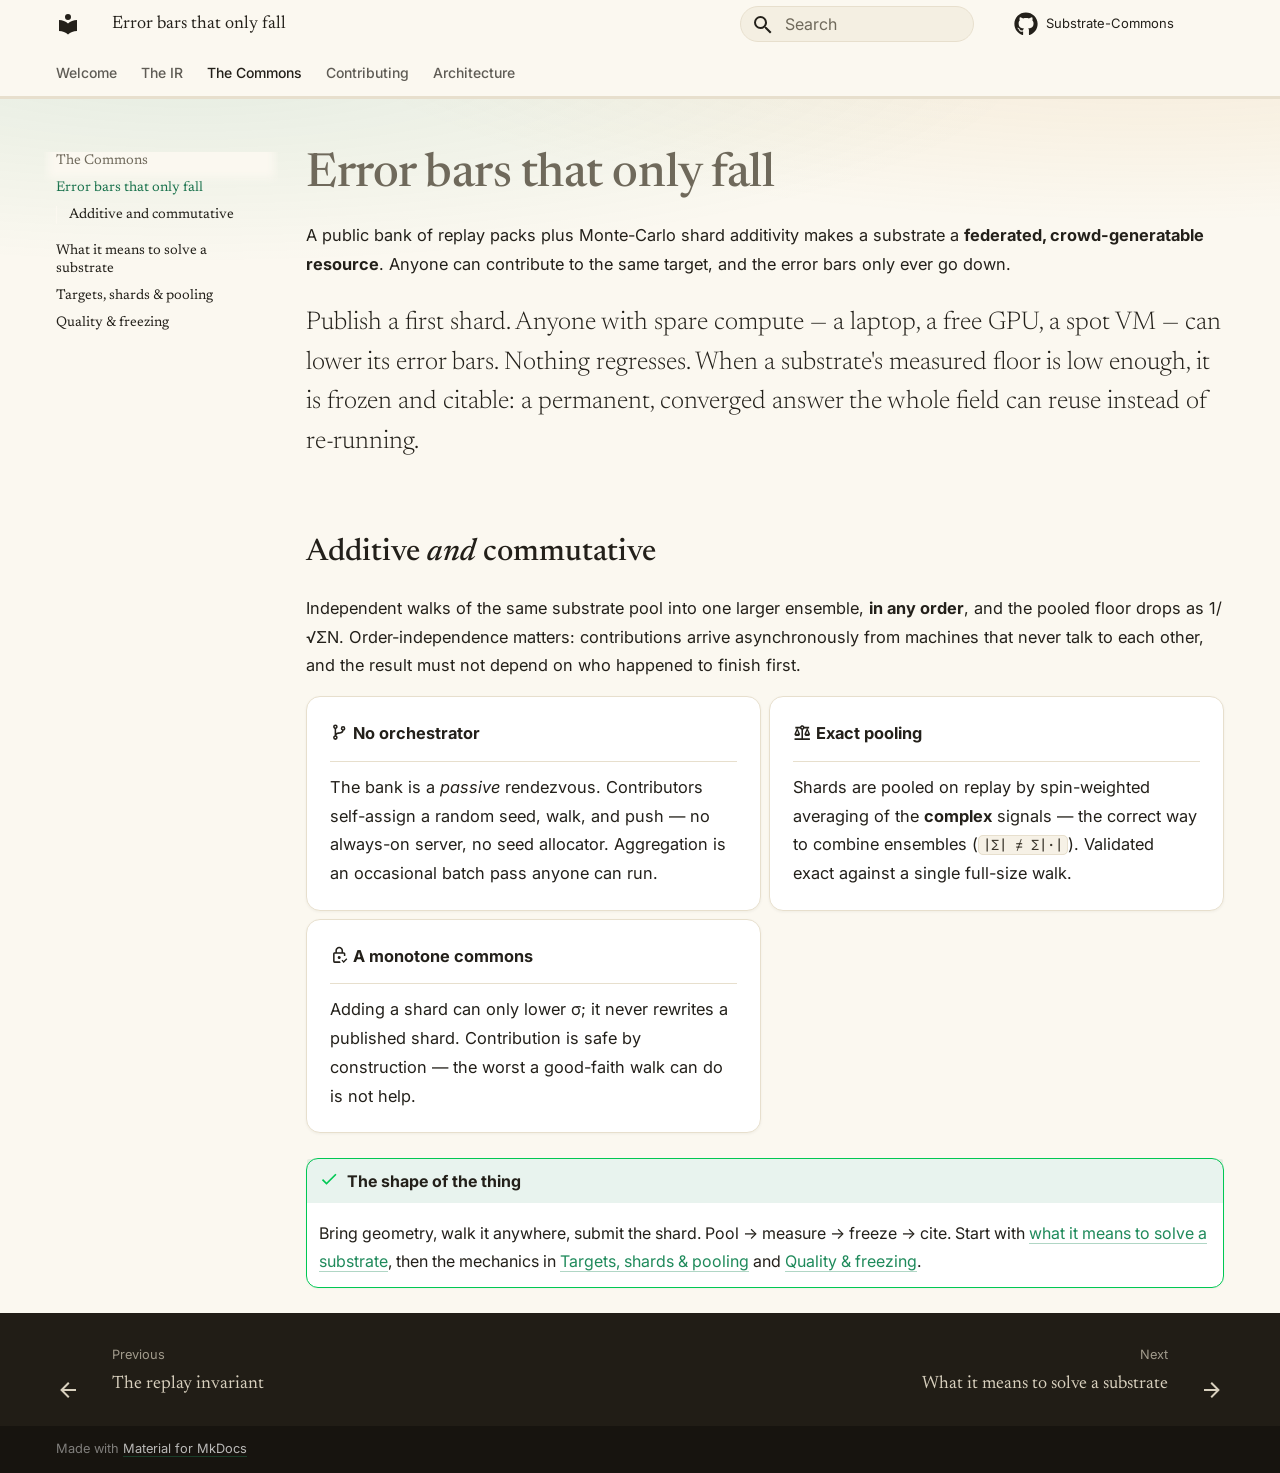
<file: commons/index.html>
<!doctype html>
<html lang="en" class="no-js">
  <head>
    
      <meta charset="utf-8">
      <meta name="viewport" content="width=device-width,initial-scale=1">
      
        <meta name="description" content="A permanent, federated Monte-Carlo replay resource — one walk, every acquisition, freely shared.">
      
      
      
        <link rel="canonical" href="https://substrate-commons.github.io/commons/">
      
      
        <link rel="prev" href="../ir/invariant/">
      
      
        <link rel="next" href="solved/">
      
      
        
      
      
      <link rel="icon" href="../assets/images/favicon.png">
      <meta name="generator" content="mkdocs-1.6.1, mkdocs-material-9.7.7">
    
    
      
        <title>Error bars that only fall - Substrate Commons</title>
      
    
    
      <link rel="stylesheet" href="../assets/stylesheets/main.ec1eaa64.min.css">
      
        
        <link rel="stylesheet" href="../assets/stylesheets/palette.ab4e12ef.min.css">
      
      


    
    
      
    
    
      
    
    
      <link rel="stylesheet" href="../stylesheets/commons.css">
    
    <script>__md_scope=new URL("..",location),__md_hash=e=>[...e].reduce(((e,_)=>(e<<5)-e+_.charCodeAt(0)),0),__md_get=(e,_=localStorage,t=__md_scope)=>JSON.parse(_.getItem(t.pathname+"."+e)),__md_set=(e,_,t=localStorage,a=__md_scope)=>{try{t.setItem(a.pathname+"."+e,JSON.stringify(_))}catch(e){}}</script>
    
      

    
    
  </head>
  
  
    
    
    
    
    
    <body dir="ltr" data-md-color-scheme="default" data-md-color-primary="custom" data-md-color-accent="custom">
  
    
    <input class="md-toggle" data-md-toggle="drawer" type="checkbox" id="__drawer" autocomplete="off">
    <input class="md-toggle" data-md-toggle="search" type="checkbox" id="__search" autocomplete="off">
    <label class="md-overlay" for="__drawer"></label>
    <div data-md-component="skip">
      
        
        <a href="#error-bars-that-only-fall" class="md-skip">
          Skip to content
        </a>
      
    </div>
    <div data-md-component="announce">
      
    </div>
    
    
      

  

<header class="md-header md-header--shadow md-header--lifted" data-md-component="header">
  <nav class="md-header__inner md-grid" aria-label="Header">
    <a href=".." title="Substrate Commons" class="md-header__button md-logo" aria-label="Substrate Commons" data-md-component="logo">
      
  
  <svg xmlns="http://www.w3.org/2000/svg" viewBox="0 0 24 24"><path d="M12 8a3 3 0 0 0 3-3 3 3 0 0 0-3-3 3 3 0 0 0-3 3 3 3 0 0 0 3 3m0 3.54C9.64 9.35 6.5 8 3 8v11c3.5 0 6.64 1.35 9 3.54 2.36-2.19 5.5-3.54 9-3.54V8c-3.5 0-6.64 1.35-9 3.54"/></svg>

    </a>
    <label class="md-header__button md-icon" for="__drawer">
      
      <svg xmlns="http://www.w3.org/2000/svg" viewBox="0 0 24 24"><path d="M3 6h18v2H3zm0 5h18v2H3zm0 5h18v2H3z"/></svg>
    </label>
    <div class="md-header__title" data-md-component="header-title">
      <div class="md-header__ellipsis">
        <div class="md-header__topic">
          <span class="md-ellipsis">
            Substrate Commons
          </span>
        </div>
        <div class="md-header__topic" data-md-component="header-topic">
          <span class="md-ellipsis">
            
              Error bars that only fall
            
          </span>
        </div>
      </div>
    </div>
    
      
    
    
    
    
      
      
        <label class="md-header__button md-icon" for="__search">
          
          <svg xmlns="http://www.w3.org/2000/svg" viewBox="0 0 24 24"><path d="M9.5 3A6.5 6.5 0 0 1 16 9.5c0 1.61-.59 3.09-1.56 4.23l.27.27h.79l5 5-1.5 1.5-5-5v-.79l-.27-.27A6.52 6.52 0 0 1 9.5 16 6.5 6.5 0 0 1 3 9.5 6.5 6.5 0 0 1 9.5 3m0 2C7 5 5 7 5 9.5S7 14 9.5 14 14 12 14 9.5 12 5 9.5 5"/></svg>
        </label>
        <div class="md-search" data-md-component="search" role="dialog">
  <label class="md-search__overlay" for="__search"></label>
  <div class="md-search__inner" role="search">
    <form class="md-search__form" name="search">
      <input type="text" class="md-search__input" name="query" aria-label="Search" placeholder="Search" autocapitalize="off" autocorrect="off" autocomplete="off" spellcheck="false" data-md-component="search-query" required>
      <label class="md-search__icon md-icon" for="__search">
        
        <svg xmlns="http://www.w3.org/2000/svg" viewBox="0 0 24 24"><path d="M9.5 3A6.5 6.5 0 0 1 16 9.5c0 1.61-.59 3.09-1.56 4.23l.27.27h.79l5 5-1.5 1.5-5-5v-.79l-.27-.27A6.52 6.52 0 0 1 9.5 16 6.5 6.5 0 0 1 3 9.5 6.5 6.5 0 0 1 9.5 3m0 2C7 5 5 7 5 9.5S7 14 9.5 14 14 12 14 9.5 12 5 9.5 5"/></svg>
        
        <svg xmlns="http://www.w3.org/2000/svg" viewBox="0 0 24 24"><path d="M20 11v2H8l5.5 5.5-1.42 1.42L4.16 12l7.92-7.92L13.5 5.5 8 11z"/></svg>
      </label>
      <nav class="md-search__options" aria-label="Search">
        
        <button type="reset" class="md-search__icon md-icon" title="Clear" aria-label="Clear" tabindex="-1">
          
          <svg xmlns="http://www.w3.org/2000/svg" viewBox="0 0 24 24"><path d="M19 6.41 17.59 5 12 10.59 6.41 5 5 6.41 10.59 12 5 17.59 6.41 19 12 13.41 17.59 19 19 17.59 13.41 12z"/></svg>
        </button>
      </nav>
      
        <div class="md-search__suggest" data-md-component="search-suggest"></div>
      
    </form>
    <div class="md-search__output">
      <div class="md-search__scrollwrap" tabindex="0" data-md-scrollfix>
        <div class="md-search-result" data-md-component="search-result">
          <div class="md-search-result__meta">
            Initializing search
          </div>
          <ol class="md-search-result__list" role="presentation"></ol>
        </div>
      </div>
    </div>
  </div>
</div>
      
    
    
      <div class="md-header__source">
        <a href="https://github.com/Substrate-Commons" title="Go to repository" class="md-source" data-md-component="source">
  <div class="md-source__icon md-icon">
    
    <svg xmlns="http://www.w3.org/2000/svg" viewBox="0 0 512 512"><!--! Font Awesome Free 7.1.0 by @fontawesome - https://fontawesome.com License - https://fontawesome.com/license/free (Icons: CC BY 4.0, Fonts: SIL OFL 1.1, Code: MIT License) Copyright 2025 Fonticons, Inc.--><path d="M173.9 397.4c0 2-2.3 3.6-5.2 3.6-3.3.3-5.6-1.3-5.6-3.6 0-2 2.3-3.6 5.2-3.6 3-.3 5.6 1.3 5.6 3.6m-31.1-4.5c-.7 2 1.3 4.3 4.3 4.9 2.6 1 5.6 0 6.2-2s-1.3-4.3-4.3-5.2c-2.6-.7-5.5.3-6.2 2.3m44.2-1.7c-2.9.7-4.9 2.6-4.6 4.9.3 2 2.9 3.3 5.9 2.6 2.9-.7 4.9-2.6 4.6-4.6-.3-1.9-3-3.2-5.9-2.9M252.8 8C114.1 8 8 113.3 8 252c0 110.9 69.8 205.8 169.5 239.2 12.8 2.3 17.3-5.6 17.3-12.1 0-6.2-.3-40.4-.3-61.4 0 0-70 15-84.7-29.8 0 0-11.4-29.1-27.8-36.6 0 0-22.9-15.7 1.6-15.4 0 0 24.9 2 38.6 25.8 21.9 38.6 58.6 27.5 72.9 20.9 2.3-16 8.8-27.1 16-33.7-55.9-6.2-112.3-14.3-112.3-110.5 0-27.5 7.6-41.3 23.6-58.9-2.6-6.5-11.1-33.3 2.6-67.9 20.9-6.5 69 27 69 27 20-5.6 41.5-8.5 62.8-8.5s42.8 2.9 62.8 8.5c0 0 48.1-33.6 69-27 13.7 34.7 5.2 61.4 2.6 67.9 16 17.7 25.8 31.5 25.8 58.9 0 96.5-58.9 104.2-114.8 110.5 9.2 7.9 17 22.9 17 46.4 0 33.7-.3 75.4-.3 83.6 0 6.5 4.6 14.4 17.3 12.1C436.2 457.8 504 362.9 504 252 504 113.3 391.5 8 252.8 8M105.2 352.9c-1.3 1-1 3.3.7 5.2 1.6 1.6 3.9 2.3 5.2 1 1.3-1 1-3.3-.7-5.2-1.6-1.6-3.9-2.3-5.2-1m-10.8-8.1c-.7 1.3.3 2.9 2.3 3.9 1.6 1 3.6.7 4.3-.7.7-1.3-.3-2.9-2.3-3.9-2-.6-3.6-.3-4.3.7m32.4 35.6c-1.6 1.3-1 4.3 1.3 6.2 2.3 2.3 5.2 2.6 6.5 1 1.3-1.3.7-4.3-1.3-6.2-2.2-2.3-5.2-2.6-6.5-1m-11.4-14.7c-1.6 1-1.6 3.6 0 5.9s4.3 3.3 5.6 2.3c1.6-1.3 1.6-3.9 0-6.2-1.4-2.3-4-3.3-5.6-2"/></svg>
  </div>
  <div class="md-source__repository">
    Substrate-Commons
  </div>
</a>
      </div>
    
  </nav>
  
    
      
<nav class="md-tabs" aria-label="Tabs" data-md-component="tabs">
  <div class="md-grid">
    <ul class="md-tabs__list">
      
        
  
  
  
  
    <li class="md-tabs__item">
      <a href=".." class="md-tabs__link">
        
  
  
    
  
  Welcome

      </a>
    </li>
  

      
        
  
  
  
  
    
    
      <li class="md-tabs__item">
        <a href="../ir/" class="md-tabs__link">
          
  
  
  The IR

        </a>
      </li>
    
  

      
        
  
  
  
    
  
  
    
    
      <li class="md-tabs__item md-tabs__item--active">
        <a href="./" class="md-tabs__link">
          
  
  
  The Commons

        </a>
      </li>
    
  

      
        
  
  
  
  
    
    
      <li class="md-tabs__item">
        <a href="../contributing/" class="md-tabs__link">
          
  
  
  Contributing

        </a>
      </li>
    
  

      
        
  
  
  
  
    <li class="md-tabs__item">
      <a href="../architecture/" class="md-tabs__link">
        
  
  
    
  
  Architecture

      </a>
    </li>
  

      
    </ul>
  </div>
</nav>
    
  
</header>
    
    <div class="md-container" data-md-component="container">
      
      
        
      
      <main class="md-main" data-md-component="main">
        <div class="md-main__inner md-grid">
          
            
              
              <div class="md-sidebar md-sidebar--primary" data-md-component="sidebar" data-md-type="navigation" >
                <div class="md-sidebar__scrollwrap">
                  <div class="md-sidebar__inner">
                    


  


  

<nav class="md-nav md-nav--primary md-nav--lifted md-nav--integrated" aria-label="Navigation" data-md-level="0">
  <label class="md-nav__title" for="__drawer">
    <a href=".." title="Substrate Commons" class="md-nav__button md-logo" aria-label="Substrate Commons" data-md-component="logo">
      
  
  <svg xmlns="http://www.w3.org/2000/svg" viewBox="0 0 24 24"><path d="M12 8a3 3 0 0 0 3-3 3 3 0 0 0-3-3 3 3 0 0 0-3 3 3 3 0 0 0 3 3m0 3.54C9.64 9.35 6.5 8 3 8v11c3.5 0 6.64 1.35 9 3.54 2.36-2.19 5.5-3.54 9-3.54V8c-3.5 0-6.64 1.35-9 3.54"/></svg>

    </a>
    Substrate Commons
  </label>
  
    <div class="md-nav__source">
      <a href="https://github.com/Substrate-Commons" title="Go to repository" class="md-source" data-md-component="source">
  <div class="md-source__icon md-icon">
    
    <svg xmlns="http://www.w3.org/2000/svg" viewBox="0 0 512 512"><!--! Font Awesome Free 7.1.0 by @fontawesome - https://fontawesome.com License - https://fontawesome.com/license/free (Icons: CC BY 4.0, Fonts: SIL OFL 1.1, Code: MIT License) Copyright 2025 Fonticons, Inc.--><path d="M173.9 397.4c0 2-2.3 3.6-5.2 3.6-3.3.3-5.6-1.3-5.6-3.6 0-2 2.3-3.6 5.2-3.6 3-.3 5.6 1.3 5.6 3.6m-31.1-4.5c-.7 2 1.3 4.3 4.3 4.9 2.6 1 5.6 0 6.2-2s-1.3-4.3-4.3-5.2c-2.6-.7-5.5.3-6.2 2.3m44.2-1.7c-2.9.7-4.9 2.6-4.6 4.9.3 2 2.9 3.3 5.9 2.6 2.9-.7 4.9-2.6 4.6-4.6-.3-1.9-3-3.2-5.9-2.9M252.8 8C114.1 8 8 113.3 8 252c0 110.9 69.8 205.8 169.5 239.2 12.8 2.3 17.3-5.6 17.3-12.1 0-6.2-.3-40.4-.3-61.4 0 0-70 15-84.7-29.8 0 0-11.4-29.1-27.8-36.6 0 0-22.9-15.7 1.6-15.4 0 0 24.9 2 38.6 25.8 21.9 38.6 58.6 27.5 72.9 20.9 2.3-16 8.8-27.1 16-33.7-55.9-6.2-112.3-14.3-112.3-110.5 0-27.5 7.6-41.3 23.6-58.9-2.6-6.5-11.1-33.3 2.6-67.9 20.9-6.5 69 27 69 27 20-5.6 41.5-8.5 62.8-8.5s42.8 2.9 62.8 8.5c0 0 48.1-33.6 69-27 13.7 34.7 5.2 61.4 2.6 67.9 16 17.7 25.8 31.5 25.8 58.9 0 96.5-58.9 104.2-114.8 110.5 9.2 7.9 17 22.9 17 46.4 0 33.7-.3 75.4-.3 83.6 0 6.5 4.6 14.4 17.3 12.1C436.2 457.8 504 362.9 504 252 504 113.3 391.5 8 252.8 8M105.2 352.9c-1.3 1-1 3.3.7 5.2 1.6 1.6 3.9 2.3 5.2 1 1.3-1 1-3.3-.7-5.2-1.6-1.6-3.9-2.3-5.2-1m-10.8-8.1c-.7 1.3.3 2.9 2.3 3.9 1.6 1 3.6.7 4.3-.7.7-1.3-.3-2.9-2.3-3.9-2-.6-3.6-.3-4.3.7m32.4 35.6c-1.6 1.3-1 4.3 1.3 6.2 2.3 2.3 5.2 2.6 6.5 1 1.3-1.3.7-4.3-1.3-6.2-2.2-2.3-5.2-2.6-6.5-1m-11.4-14.7c-1.6 1-1.6 3.6 0 5.9s4.3 3.3 5.6 2.3c1.6-1.3 1.6-3.9 0-6.2-1.4-2.3-4-3.3-5.6-2"/></svg>
  </div>
  <div class="md-source__repository">
    Substrate-Commons
  </div>
</a>
    </div>
  
  <ul class="md-nav__list" data-md-scrollfix>
    
      
      
  
  
  
  
    <li class="md-nav__item">
      <a href=".." class="md-nav__link">
        
  
  
  <span class="md-ellipsis">
    
  
    Welcome
  

    
  </span>
  
  

      </a>
    </li>
  

    
      
      
  
  
  
  
    
    
    
    
      
      
        
      
    
    
    <li class="md-nav__item md-nav__item--nested">
      
        
        
        <input class="md-nav__toggle md-toggle " type="checkbox" id="__nav_2" >
        
          
          <label class="md-nav__link" for="__nav_2" id="__nav_2_label" tabindex="0">
            
  
  
  <span class="md-ellipsis">
    
  
    The IR
  

    
  </span>
  
  

            <span class="md-nav__icon md-icon"></span>
          </label>
        
        <nav class="md-nav" data-md-level="1" aria-labelledby="__nav_2_label" aria-expanded="false">
          <label class="md-nav__title" for="__nav_2">
            <span class="md-nav__icon md-icon"></span>
            
  
    The IR
  

          </label>
          <ul class="md-nav__list" data-md-scrollfix>
            
              
                
  
  
  
  
    <li class="md-nav__item">
      <a href="../ir/" class="md-nav__link">
        
  
  
  <span class="md-ellipsis">
    
  
    One walk, every acquisition
  

    
  </span>
  
  

      </a>
    </li>
  

              
            
              
                
  
  
  
  
    <li class="md-nav__item">
      <a href="../ir/tiers/" class="md-nav__link">
        
  
  
  <span class="md-ellipsis">
    
  
    Capability tiers (C0–C4)
  

    
  </span>
  
  

      </a>
    </li>
  

              
            
              
                
  
  
  
  
    <li class="md-nav__item">
      <a href="../ir/invariant/" class="md-nav__link">
        
  
  
  <span class="md-ellipsis">
    
  
    The replay invariant
  

    
  </span>
  
  

      </a>
    </li>
  

              
            
          </ul>
        </nav>
      
    </li>
  

    
      
      
  
  
    
  
  
  
    
    
    
    
      
        
        
      
      
        
      
    
    
    <li class="md-nav__item md-nav__item--active md-nav__item--section md-nav__item--nested">
      
        
        
        <input class="md-nav__toggle md-toggle " type="checkbox" id="__nav_3" checked>
        
          
          <label class="md-nav__link" for="__nav_3" id="__nav_3_label" tabindex="">
            
  
  
  <span class="md-ellipsis">
    
  
    The Commons
  

    
  </span>
  
  

            <span class="md-nav__icon md-icon"></span>
          </label>
        
        <nav class="md-nav" data-md-level="1" aria-labelledby="__nav_3_label" aria-expanded="true">
          <label class="md-nav__title" for="__nav_3">
            <span class="md-nav__icon md-icon"></span>
            
  
    The Commons
  

          </label>
          <ul class="md-nav__list" data-md-scrollfix>
            
              
                
  
  
    
  
  
  
    <li class="md-nav__item md-nav__item--active">
      
      <input class="md-nav__toggle md-toggle" type="checkbox" id="__toc">
      
      
        
      
      
        <label class="md-nav__link md-nav__link--active" for="__toc">
          
  
  
  <span class="md-ellipsis">
    
  
    Error bars that only fall
  

    
  </span>
  
  

          <span class="md-nav__icon md-icon"></span>
        </label>
      
      <a href="./" class="md-nav__link md-nav__link--active">
        
  
  
  <span class="md-ellipsis">
    
  
    Error bars that only fall
  

    
  </span>
  
  

      </a>
      
        

<nav class="md-nav md-nav--secondary" aria-label="Table of contents">
  
  
  
    
  
  
    <label class="md-nav__title" for="__toc">
      <span class="md-nav__icon md-icon"></span>
      Table of contents
    </label>
    <ul class="md-nav__list" data-md-component="toc" data-md-scrollfix>
      
        <li class="md-nav__item">
  <a href="#additive-and-commutative" class="md-nav__link">
    <span class="md-ellipsis">
      
        Additive and commutative
      
    </span>
  </a>
  
</li>
      
    </ul>
  
</nav>
      
    </li>
  

              
            
              
                
  
  
  
  
    <li class="md-nav__item">
      <a href="solved/" class="md-nav__link">
        
  
  
  <span class="md-ellipsis">
    
  
    What it means to solve a substrate
  

    
  </span>
  
  

      </a>
    </li>
  

              
            
              
                
  
  
  
  
    <li class="md-nav__item">
      <a href="pooling/" class="md-nav__link">
        
  
  
  <span class="md-ellipsis">
    
  
    Targets, shards & pooling
  

    
  </span>
  
  

      </a>
    </li>
  

              
            
              
                
  
  
  
  
    <li class="md-nav__item">
      <a href="qa/" class="md-nav__link">
        
  
  
  <span class="md-ellipsis">
    
  
    Quality & freezing
  

    
  </span>
  
  

      </a>
    </li>
  

              
            
          </ul>
        </nav>
      
    </li>
  

    
      
      
  
  
  
  
    
    
    
    
      
      
        
      
    
    
    <li class="md-nav__item md-nav__item--nested">
      
        
        
        <input class="md-nav__toggle md-toggle " type="checkbox" id="__nav_4" >
        
          
          <label class="md-nav__link" for="__nav_4" id="__nav_4_label" tabindex="0">
            
  
  
  <span class="md-ellipsis">
    
  
    Contributing
  

    
  </span>
  
  

            <span class="md-nav__icon md-icon"></span>
          </label>
        
        <nav class="md-nav" data-md-level="1" aria-labelledby="__nav_4_label" aria-expanded="false">
          <label class="md-nav__title" for="__nav_4">
            <span class="md-nav__icon md-icon"></span>
            
  
    Contributing
  

          </label>
          <ul class="md-nav__list" data-md-scrollfix>
            
              
                
  
  
  
  
    <li class="md-nav__item">
      <a href="../contributing/" class="md-nav__link">
        
  
  
  <span class="md-ellipsis">
    
  
    Bring a machine
  

    
  </span>
  
  

      </a>
    </li>
  

              
            
              
                
  
  
  
  
    <li class="md-nav__item">
      <a href="../contributing/signing/" class="md-nav__link">
        
  
  
  <span class="md-ellipsis">
    
  
    Signed shards & your receipt
  

    
  </span>
  
  

      </a>
    </li>
  

              
            
              
                
  
  
  
  
    <li class="md-nav__item">
      <a href="../contributing/registry/" class="md-nav__link">
        
  
  
  <span class="md-ellipsis">
    
  
    Claim your key
  

    
  </span>
  
  

      </a>
    </li>
  

              
            
          </ul>
        </nav>
      
    </li>
  

    
      
      
  
  
  
  
    <li class="md-nav__item">
      <a href="../architecture/" class="md-nav__link">
        
  
  
  <span class="md-ellipsis">
    
  
    Architecture
  

    
  </span>
  
  

      </a>
    </li>
  

    
  </ul>
</nav>
                  </div>
                </div>
              </div>
            
            
          
          
            <div class="md-content" data-md-component="content">
              
              <article class="md-content__inner md-typeset">
                
                  


  
  


<h1 id="error-bars-that-only-fall">Error bars that only fall</h1>
<p>A public bank of replay packs plus Monte-Carlo shard additivity makes a substrate a <strong>federated,
crowd-generatable resource</strong>. Anyone can contribute to the same target, and the error bars only ever go
down.</p>
<p class="sc-lede">Publish a first shard. Anyone with spare compute — a laptop, a free GPU, a spot VM —
can lower its error bars. Nothing regresses. When a substrate's measured floor is low enough, it is
frozen and citable: a permanent, converged answer the whole field can reuse instead of re-running.</p>

<h2 id="additive-and-commutative">Additive <em>and</em> commutative</h2>
<p>Independent walks of the same substrate pool into one larger ensemble, <strong>in any order</strong>, and the pooled
floor drops as 1/√ΣN. Order-independence matters: contributions arrive asynchronously from machines that
never talk to each other, and the result must not depend on who happened to finish first.</p>
<div class="grid cards">
<ul>
<li>
<p><span class="twemoji"><svg xmlns="http://www.w3.org/2000/svg" viewBox="0 0 24 24"><path d="M13 14c-3.36 0-4.46 1.35-4.82 2.24C9.25 16.7 10 17.76 10 19a3 3 0 0 1-3 3 3 3 0 0 1-3-3c0-1.31.83-2.42 2-2.83V7.83A2.99 2.99 0 0 1 4 5a3 3 0 0 1 3-3 3 3 0 0 1 3 3c0 1.31-.83 2.42-2 2.83v5.29c.88-.65 2.16-1.12 4-1.12 2.67 0 3.56-1.34 3.85-2.23A3.01 3.01 0 0 1 14 7a3 3 0 0 1 3-3 3 3 0 0 1 3 3c0 1.34-.88 2.5-2.09 2.86C17.65 11.29 16.68 14 13 14m-6 4a1 1 0 0 0-1 1 1 1 0 0 0 1 1 1 1 0 0 0 1-1 1 1 0 0 0-1-1M7 4a1 1 0 0 0-1 1 1 1 0 0 0 1 1 1 1 0 0 0 1-1 1 1 0 0 0-1-1m10 2a1 1 0 0 0-1 1 1 1 0 0 0 1 1 1 1 0 0 0 1-1 1 1 0 0 0-1-1"/></svg></span> <strong>No orchestrator</strong></p>
<hr />
<p>The bank is a <em>passive</em> rendezvous. Contributors self-assign a random seed, walk, and push — no
always-on server, no seed allocator. Aggregation is an occasional batch pass anyone can run.</p>
</li>
<li>
<p><span class="twemoji"><svg xmlns="http://www.w3.org/2000/svg" viewBox="0 0 24 24"><path d="M12 3c-1.27 0-2.4.8-2.82 2H3v2h1.95L2 14c-.47 2 1 3 3.5 3s4.06-1 3.5-3L6.05 7h3.12c.33.85.98 1.5 1.83 1.83V20H2v2h20v-2h-9V8.82c.85-.32 1.5-.97 1.82-1.82h3.13L15 14c-.47 2 1 3 3.5 3s4.06-1 3.5-3l-2.95-7H21V5h-6.17C14.4 3.8 13.27 3 12 3m0 2a1 1 0 0 1 1 1 1 1 0 0 1-1 1 1 1 0 0 1-1-1 1 1 0 0 1 1-1m-6.5 5.25L7 14H4zm13 0L20 14h-3z"/></svg></span> <strong>Exact pooling</strong></p>
<hr />
<p>Shards are pooled on replay by spin-weighted averaging of the <strong>complex</strong> signals — the correct way to
combine ensembles (<code>|Σ| ≠ Σ|·|</code>). Validated exact against a single full-size walk.</p>
</li>
<li>
<p><span class="twemoji"><svg xmlns="http://www.w3.org/2000/svg" viewBox="0 0 24 24"><path d="M14 15c0 1.11-.89 2-2 2a2 2 0 0 1-2-2c0-1.11.89-2 2-2a2 2 0 0 1 2 2m-.91 5c.12.72.37 1.39.72 2H6a2 2 0 0 1-2-2V10c0-1.11.89-2 2-2h1V6c0-2.76 2.24-5 5-5s5 2.24 5 5v2h1a2 2 0 0 1 2 2v3.09c-.33-.05-.66-.09-1-.09s-.67.04-1 .09V10H6v10zM9 8h6V6c0-1.66-1.34-3-3-3S9 4.34 9 6zm12.34 7.84-3.59 3.59-1.59-1.59L15 19l2.75 3 4.75-4.75z"/></svg></span> <strong>A monotone commons</strong></p>
<hr />
<p>Adding a shard can only lower σ; it never rewrites a published shard. Contribution is safe by
construction — the worst a good-faith walk can do is not help.</p>
</li>
</ul>
</div>
<div class="admonition success">
<p class="admonition-title">The shape of the thing</p>
<p>Bring geometry, walk it anywhere, submit the shard. Pool → measure → freeze → cite. Start with
<a href="solved/">what it means to solve a substrate</a>, then the mechanics in
<a href="pooling/">Targets, shards &amp; pooling</a> and <a href="qa/">Quality &amp; freezing</a>.</p>
</div>












                
              </article>
            </div>
          
          
<script>var target=document.getElementById(location.hash.slice(1));target&&target.name&&(target.checked=target.name.startsWith("__tabbed_"))</script>
        </div>
        
          <button type="button" class="md-top md-icon" data-md-component="top" hidden>
  
  <svg xmlns="http://www.w3.org/2000/svg" viewBox="0 0 24 24"><path d="M13 20h-2V8l-5.5 5.5-1.42-1.42L12 4.16l7.92 7.92-1.42 1.42L13 8z"/></svg>
  Back to top
</button>
        
      </main>
      
        <footer class="md-footer">
  
    
      
      <nav class="md-footer__inner md-grid" aria-label="Footer" >
        
          
          <a href="../ir/invariant/" class="md-footer__link md-footer__link--prev" aria-label="Previous: The replay invariant">
            <div class="md-footer__button md-icon">
              
              <svg xmlns="http://www.w3.org/2000/svg" viewBox="0 0 24 24"><path d="M20 11v2H8l5.5 5.5-1.42 1.42L4.16 12l7.92-7.92L13.5 5.5 8 11z"/></svg>
            </div>
            <div class="md-footer__title">
              <span class="md-footer__direction">
                Previous
              </span>
              <div class="md-ellipsis">
                The replay invariant
              </div>
            </div>
          </a>
        
        
          
          <a href="solved/" class="md-footer__link md-footer__link--next" aria-label="Next: What it means to solve a substrate">
            <div class="md-footer__title">
              <span class="md-footer__direction">
                Next
              </span>
              <div class="md-ellipsis">
                What it means to solve a substrate
              </div>
            </div>
            <div class="md-footer__button md-icon">
              
              <svg xmlns="http://www.w3.org/2000/svg" viewBox="0 0 24 24"><path d="M4 11v2h12l-5.5 5.5 1.42 1.42L19.84 12l-7.92-7.92L10.5 5.5 16 11z"/></svg>
            </div>
          </a>
        
      </nav>
    
  
  <div class="md-footer-meta md-typeset">
    <div class="md-footer-meta__inner md-grid">
      <div class="md-copyright">
  
  
    Made with
    <a href="https://squidfunk.github.io/mkdocs-material/" target="_blank" rel="noopener">
      Material for MkDocs
    </a>
  
</div>
      
    </div>
  </div>
</footer>
      
    </div>
    <div class="md-dialog" data-md-component="dialog">
      <div class="md-dialog__inner md-typeset"></div>
    </div>
    
    
    
      
      
      <script id="__config" type="application/json">{"annotate": null, "base": "..", "features": ["navigation.tabs", "navigation.tabs.sticky", "navigation.sections", "navigation.top", "navigation.instant", "navigation.footer", "toc.integrate", "content.code.copy", "search.suggest"], "search": "../assets/javascripts/workers/search.2c215733.min.js", "tags": null, "translations": {"clipboard.copied": "Copied to clipboard", "clipboard.copy": "Copy to clipboard", "search.result.more.one": "1 more on this page", "search.result.more.other": "# more on this page", "search.result.none": "No matching documents", "search.result.one": "1 matching document", "search.result.other": "# matching documents", "search.result.placeholder": "Type to start searching", "search.result.term.missing": "Missing", "select.version": "Select version"}, "version": null}</script>
    
    
      <script src="../assets/javascripts/bundle.d7400e89.min.js"></script>
      
    
  </body>
</html>
</file>
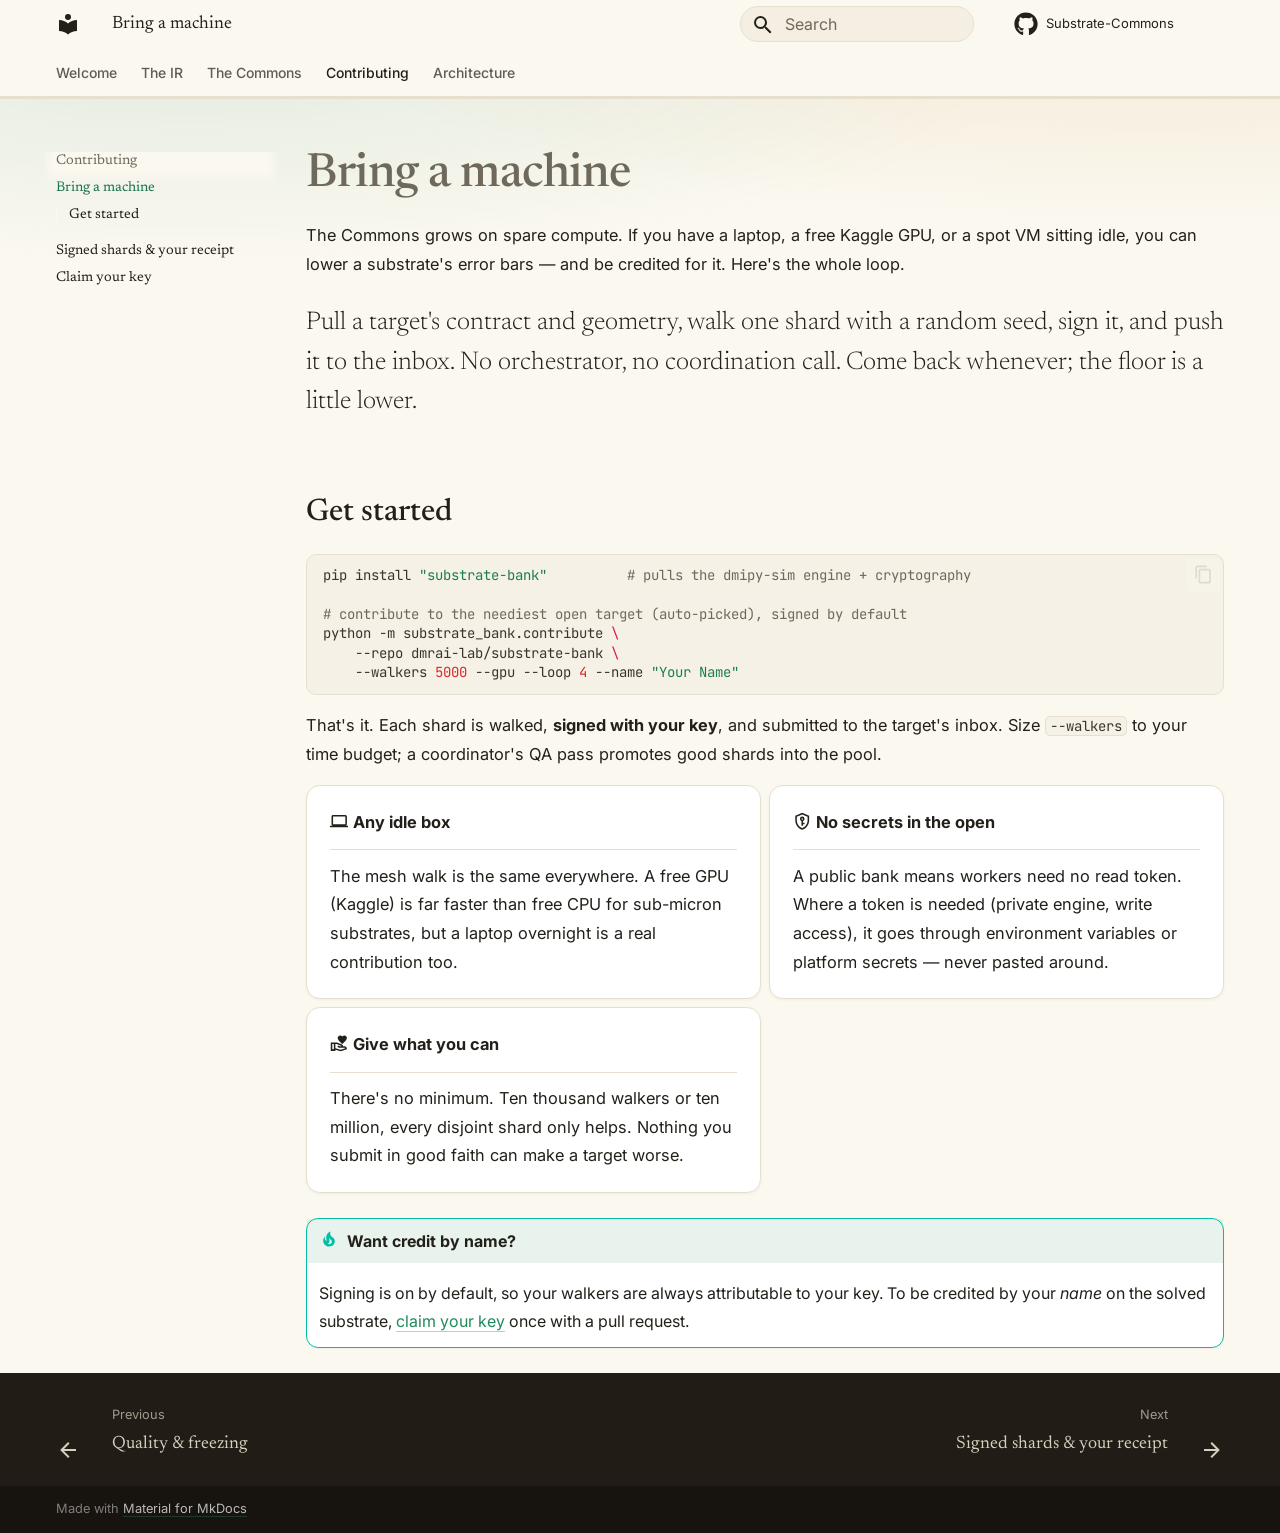
<file: contributing/index.html>
<!doctype html>
<html lang="en" class="no-js">
  <head>
    
      <meta charset="utf-8">
      <meta name="viewport" content="width=device-width,initial-scale=1">
      
        <meta name="description" content="A permanent, federated Monte-Carlo replay resource — one walk, every acquisition, freely shared.">
      
      
      
        <link rel="canonical" href="https://substrate-commons.github.io/contributing/">
      
      
        <link rel="prev" href="../commons/qa/">
      
      
        <link rel="next" href="signing/">
      
      
        
      
      
      <link rel="icon" href="../assets/images/favicon.png">
      <meta name="generator" content="mkdocs-1.6.1, mkdocs-material-9.7.7">
    
    
      
        <title>Bring a machine - Substrate Commons</title>
      
    
    
      <link rel="stylesheet" href="../assets/stylesheets/main.ec1eaa64.min.css">
      
        
        <link rel="stylesheet" href="../assets/stylesheets/palette.ab4e12ef.min.css">
      
      


    
    
      
    
    
      
    
    
      <link rel="stylesheet" href="../stylesheets/commons.css">
    
    <script>__md_scope=new URL("..",location),__md_hash=e=>[...e].reduce(((e,_)=>(e<<5)-e+_.charCodeAt(0)),0),__md_get=(e,_=localStorage,t=__md_scope)=>JSON.parse(_.getItem(t.pathname+"."+e)),__md_set=(e,_,t=localStorage,a=__md_scope)=>{try{t.setItem(a.pathname+"."+e,JSON.stringify(_))}catch(e){}}</script>
    
      

    
    
  </head>
  
  
    
    
    
    
    
    <body dir="ltr" data-md-color-scheme="default" data-md-color-primary="custom" data-md-color-accent="custom">
  
    
    <input class="md-toggle" data-md-toggle="drawer" type="checkbox" id="__drawer" autocomplete="off">
    <input class="md-toggle" data-md-toggle="search" type="checkbox" id="__search" autocomplete="off">
    <label class="md-overlay" for="__drawer"></label>
    <div data-md-component="skip">
      
        
        <a href="#bring-a-machine" class="md-skip">
          Skip to content
        </a>
      
    </div>
    <div data-md-component="announce">
      
    </div>
    
    
      

  

<header class="md-header md-header--shadow md-header--lifted" data-md-component="header">
  <nav class="md-header__inner md-grid" aria-label="Header">
    <a href=".." title="Substrate Commons" class="md-header__button md-logo" aria-label="Substrate Commons" data-md-component="logo">
      
  
  <svg xmlns="http://www.w3.org/2000/svg" viewBox="0 0 24 24"><path d="M12 8a3 3 0 0 0 3-3 3 3 0 0 0-3-3 3 3 0 0 0-3 3 3 3 0 0 0 3 3m0 3.54C9.64 9.35 6.5 8 3 8v11c3.5 0 6.64 1.35 9 3.54 2.36-2.19 5.5-3.54 9-3.54V8c-3.5 0-6.64 1.35-9 3.54"/></svg>

    </a>
    <label class="md-header__button md-icon" for="__drawer">
      
      <svg xmlns="http://www.w3.org/2000/svg" viewBox="0 0 24 24"><path d="M3 6h18v2H3zm0 5h18v2H3zm0 5h18v2H3z"/></svg>
    </label>
    <div class="md-header__title" data-md-component="header-title">
      <div class="md-header__ellipsis">
        <div class="md-header__topic">
          <span class="md-ellipsis">
            Substrate Commons
          </span>
        </div>
        <div class="md-header__topic" data-md-component="header-topic">
          <span class="md-ellipsis">
            
              Bring a machine
            
          </span>
        </div>
      </div>
    </div>
    
      
    
    
    
    
      
      
        <label class="md-header__button md-icon" for="__search">
          
          <svg xmlns="http://www.w3.org/2000/svg" viewBox="0 0 24 24"><path d="M9.5 3A6.5 6.5 0 0 1 16 9.5c0 1.61-.59 3.09-1.56 4.23l.27.27h.79l5 5-1.5 1.5-5-5v-.79l-.27-.27A6.52 6.52 0 0 1 9.5 16 6.5 6.5 0 0 1 3 9.5 6.5 6.5 0 0 1 9.5 3m0 2C7 5 5 7 5 9.5S7 14 9.5 14 14 12 14 9.5 12 5 9.5 5"/></svg>
        </label>
        <div class="md-search" data-md-component="search" role="dialog">
  <label class="md-search__overlay" for="__search"></label>
  <div class="md-search__inner" role="search">
    <form class="md-search__form" name="search">
      <input type="text" class="md-search__input" name="query" aria-label="Search" placeholder="Search" autocapitalize="off" autocorrect="off" autocomplete="off" spellcheck="false" data-md-component="search-query" required>
      <label class="md-search__icon md-icon" for="__search">
        
        <svg xmlns="http://www.w3.org/2000/svg" viewBox="0 0 24 24"><path d="M9.5 3A6.5 6.5 0 0 1 16 9.5c0 1.61-.59 3.09-1.56 4.23l.27.27h.79l5 5-1.5 1.5-5-5v-.79l-.27-.27A6.52 6.52 0 0 1 9.5 16 6.5 6.5 0 0 1 3 9.5 6.5 6.5 0 0 1 9.5 3m0 2C7 5 5 7 5 9.5S7 14 9.5 14 14 12 14 9.5 12 5 9.5 5"/></svg>
        
        <svg xmlns="http://www.w3.org/2000/svg" viewBox="0 0 24 24"><path d="M20 11v2H8l5.5 5.5-1.42 1.42L4.16 12l7.92-7.92L13.5 5.5 8 11z"/></svg>
      </label>
      <nav class="md-search__options" aria-label="Search">
        
        <button type="reset" class="md-search__icon md-icon" title="Clear" aria-label="Clear" tabindex="-1">
          
          <svg xmlns="http://www.w3.org/2000/svg" viewBox="0 0 24 24"><path d="M19 6.41 17.59 5 12 10.59 6.41 5 5 6.41 10.59 12 5 17.59 6.41 19 12 13.41 17.59 19 19 17.59 13.41 12z"/></svg>
        </button>
      </nav>
      
        <div class="md-search__suggest" data-md-component="search-suggest"></div>
      
    </form>
    <div class="md-search__output">
      <div class="md-search__scrollwrap" tabindex="0" data-md-scrollfix>
        <div class="md-search-result" data-md-component="search-result">
          <div class="md-search-result__meta">
            Initializing search
          </div>
          <ol class="md-search-result__list" role="presentation"></ol>
        </div>
      </div>
    </div>
  </div>
</div>
      
    
    
      <div class="md-header__source">
        <a href="https://github.com/Substrate-Commons" title="Go to repository" class="md-source" data-md-component="source">
  <div class="md-source__icon md-icon">
    
    <svg xmlns="http://www.w3.org/2000/svg" viewBox="0 0 512 512"><!--! Font Awesome Free 7.1.0 by @fontawesome - https://fontawesome.com License - https://fontawesome.com/license/free (Icons: CC BY 4.0, Fonts: SIL OFL 1.1, Code: MIT License) Copyright 2025 Fonticons, Inc.--><path d="M173.9 397.4c0 2-2.3 3.6-5.2 3.6-3.3.3-5.6-1.3-5.6-3.6 0-2 2.3-3.6 5.2-3.6 3-.3 5.6 1.3 5.6 3.6m-31.1-4.5c-.7 2 1.3 4.3 4.3 4.9 2.6 1 5.6 0 6.2-2s-1.3-4.3-4.3-5.2c-2.6-.7-5.5.3-6.2 2.3m44.2-1.7c-2.9.7-4.9 2.6-4.6 4.9.3 2 2.9 3.3 5.9 2.6 2.9-.7 4.9-2.6 4.6-4.6-.3-1.9-3-3.2-5.9-2.9M252.8 8C114.1 8 8 113.3 8 252c0 110.9 69.8 205.8 169.5 239.2 12.8 2.3 17.3-5.6 17.3-12.1 0-6.2-.3-40.4-.3-61.4 0 0-70 15-84.7-29.8 0 0-11.4-29.1-27.8-36.6 0 0-22.9-15.7 1.6-15.4 0 0 24.9 2 38.6 25.8 21.9 38.6 58.6 27.5 72.9 20.9 2.3-16 8.8-27.1 16-33.7-55.9-6.2-112.3-14.3-112.3-110.5 0-27.5 7.6-41.3 23.6-58.9-2.6-6.5-11.1-33.3 2.6-67.9 20.9-6.5 69 27 69 27 20-5.6 41.5-8.5 62.8-8.5s42.8 2.9 62.8 8.5c0 0 48.1-33.6 69-27 13.7 34.7 5.2 61.4 2.6 67.9 16 17.7 25.8 31.5 25.8 58.9 0 96.5-58.9 104.2-114.8 110.5 9.2 7.9 17 22.9 17 46.4 0 33.7-.3 75.4-.3 83.6 0 6.5 4.6 14.4 17.3 12.1C436.2 457.8 504 362.9 504 252 504 113.3 391.5 8 252.8 8M105.2 352.9c-1.3 1-1 3.3.7 5.2 1.6 1.6 3.9 2.3 5.2 1 1.3-1 1-3.3-.7-5.2-1.6-1.6-3.9-2.3-5.2-1m-10.8-8.1c-.7 1.3.3 2.9 2.3 3.9 1.6 1 3.6.7 4.3-.7.7-1.3-.3-2.9-2.3-3.9-2-.6-3.6-.3-4.3.7m32.4 35.6c-1.6 1.3-1 4.3 1.3 6.2 2.3 2.3 5.2 2.6 6.5 1 1.3-1.3.7-4.3-1.3-6.2-2.2-2.3-5.2-2.6-6.5-1m-11.4-14.7c-1.6 1-1.6 3.6 0 5.9s4.3 3.3 5.6 2.3c1.6-1.3 1.6-3.9 0-6.2-1.4-2.3-4-3.3-5.6-2"/></svg>
  </div>
  <div class="md-source__repository">
    Substrate-Commons
  </div>
</a>
      </div>
    
  </nav>
  
    
      
<nav class="md-tabs" aria-label="Tabs" data-md-component="tabs">
  <div class="md-grid">
    <ul class="md-tabs__list">
      
        
  
  
  
  
    <li class="md-tabs__item">
      <a href=".." class="md-tabs__link">
        
  
  
    
  
  Welcome

      </a>
    </li>
  

      
        
  
  
  
  
    
    
      <li class="md-tabs__item">
        <a href="../ir/" class="md-tabs__link">
          
  
  
  The IR

        </a>
      </li>
    
  

      
        
  
  
  
  
    
    
      <li class="md-tabs__item">
        <a href="../commons/" class="md-tabs__link">
          
  
  
  The Commons

        </a>
      </li>
    
  

      
        
  
  
  
    
  
  
    
    
      <li class="md-tabs__item md-tabs__item--active">
        <a href="./" class="md-tabs__link">
          
  
  
  Contributing

        </a>
      </li>
    
  

      
        
  
  
  
  
    <li class="md-tabs__item">
      <a href="../architecture/" class="md-tabs__link">
        
  
  
    
  
  Architecture

      </a>
    </li>
  

      
    </ul>
  </div>
</nav>
    
  
</header>
    
    <div class="md-container" data-md-component="container">
      
      
        
      
      <main class="md-main" data-md-component="main">
        <div class="md-main__inner md-grid">
          
            
              
              <div class="md-sidebar md-sidebar--primary" data-md-component="sidebar" data-md-type="navigation" >
                <div class="md-sidebar__scrollwrap">
                  <div class="md-sidebar__inner">
                    


  


  

<nav class="md-nav md-nav--primary md-nav--lifted md-nav--integrated" aria-label="Navigation" data-md-level="0">
  <label class="md-nav__title" for="__drawer">
    <a href=".." title="Substrate Commons" class="md-nav__button md-logo" aria-label="Substrate Commons" data-md-component="logo">
      
  
  <svg xmlns="http://www.w3.org/2000/svg" viewBox="0 0 24 24"><path d="M12 8a3 3 0 0 0 3-3 3 3 0 0 0-3-3 3 3 0 0 0-3 3 3 3 0 0 0 3 3m0 3.54C9.64 9.35 6.5 8 3 8v11c3.5 0 6.64 1.35 9 3.54 2.36-2.19 5.5-3.54 9-3.54V8c-3.5 0-6.64 1.35-9 3.54"/></svg>

    </a>
    Substrate Commons
  </label>
  
    <div class="md-nav__source">
      <a href="https://github.com/Substrate-Commons" title="Go to repository" class="md-source" data-md-component="source">
  <div class="md-source__icon md-icon">
    
    <svg xmlns="http://www.w3.org/2000/svg" viewBox="0 0 512 512"><!--! Font Awesome Free 7.1.0 by @fontawesome - https://fontawesome.com License - https://fontawesome.com/license/free (Icons: CC BY 4.0, Fonts: SIL OFL 1.1, Code: MIT License) Copyright 2025 Fonticons, Inc.--><path d="M173.9 397.4c0 2-2.3 3.6-5.2 3.6-3.3.3-5.6-1.3-5.6-3.6 0-2 2.3-3.6 5.2-3.6 3-.3 5.6 1.3 5.6 3.6m-31.1-4.5c-.7 2 1.3 4.3 4.3 4.9 2.6 1 5.6 0 6.2-2s-1.3-4.3-4.3-5.2c-2.6-.7-5.5.3-6.2 2.3m44.2-1.7c-2.9.7-4.9 2.6-4.6 4.9.3 2 2.9 3.3 5.9 2.6 2.9-.7 4.9-2.6 4.6-4.6-.3-1.9-3-3.2-5.9-2.9M252.8 8C114.1 8 8 113.3 8 252c0 110.9 69.8 205.8 169.5 239.2 12.8 2.3 17.3-5.6 17.3-12.1 0-6.2-.3-40.4-.3-61.4 0 0-70 15-84.7-29.8 0 0-11.4-29.1-27.8-36.6 0 0-22.9-15.7 1.6-15.4 0 0 24.9 2 38.6 25.8 21.9 38.6 58.6 27.5 72.9 20.9 2.3-16 8.8-27.1 16-33.7-55.9-6.2-112.3-14.3-112.3-110.5 0-27.5 7.6-41.3 23.6-58.9-2.6-6.5-11.1-33.3 2.6-67.9 20.9-6.5 69 27 69 27 20-5.6 41.5-8.5 62.8-8.5s42.8 2.9 62.8 8.5c0 0 48.1-33.6 69-27 13.7 34.7 5.2 61.4 2.6 67.9 16 17.7 25.8 31.5 25.8 58.9 0 96.5-58.9 104.2-114.8 110.5 9.2 7.9 17 22.9 17 46.4 0 33.7-.3 75.4-.3 83.6 0 6.5 4.6 14.4 17.3 12.1C436.2 457.8 504 362.9 504 252 504 113.3 391.5 8 252.8 8M105.2 352.9c-1.3 1-1 3.3.7 5.2 1.6 1.6 3.9 2.3 5.2 1 1.3-1 1-3.3-.7-5.2-1.6-1.6-3.9-2.3-5.2-1m-10.8-8.1c-.7 1.3.3 2.9 2.3 3.9 1.6 1 3.6.7 4.3-.7.7-1.3-.3-2.9-2.3-3.9-2-.6-3.6-.3-4.3.7m32.4 35.6c-1.6 1.3-1 4.3 1.3 6.2 2.3 2.3 5.2 2.6 6.5 1 1.3-1.3.7-4.3-1.3-6.2-2.2-2.3-5.2-2.6-6.5-1m-11.4-14.7c-1.6 1-1.6 3.6 0 5.9s4.3 3.3 5.6 2.3c1.6-1.3 1.6-3.9 0-6.2-1.4-2.3-4-3.3-5.6-2"/></svg>
  </div>
  <div class="md-source__repository">
    Substrate-Commons
  </div>
</a>
    </div>
  
  <ul class="md-nav__list" data-md-scrollfix>
    
      
      
  
  
  
  
    <li class="md-nav__item">
      <a href=".." class="md-nav__link">
        
  
  
  <span class="md-ellipsis">
    
  
    Welcome
  

    
  </span>
  
  

      </a>
    </li>
  

    
      
      
  
  
  
  
    
    
    
    
      
      
        
      
    
    
    <li class="md-nav__item md-nav__item--nested">
      
        
        
        <input class="md-nav__toggle md-toggle " type="checkbox" id="__nav_2" >
        
          
          <label class="md-nav__link" for="__nav_2" id="__nav_2_label" tabindex="0">
            
  
  
  <span class="md-ellipsis">
    
  
    The IR
  

    
  </span>
  
  

            <span class="md-nav__icon md-icon"></span>
          </label>
        
        <nav class="md-nav" data-md-level="1" aria-labelledby="__nav_2_label" aria-expanded="false">
          <label class="md-nav__title" for="__nav_2">
            <span class="md-nav__icon md-icon"></span>
            
  
    The IR
  

          </label>
          <ul class="md-nav__list" data-md-scrollfix>
            
              
                
  
  
  
  
    <li class="md-nav__item">
      <a href="../ir/" class="md-nav__link">
        
  
  
  <span class="md-ellipsis">
    
  
    One walk, every acquisition
  

    
  </span>
  
  

      </a>
    </li>
  

              
            
              
                
  
  
  
  
    <li class="md-nav__item">
      <a href="../ir/tiers/" class="md-nav__link">
        
  
  
  <span class="md-ellipsis">
    
  
    Capability tiers (C0–C4)
  

    
  </span>
  
  

      </a>
    </li>
  

              
            
              
                
  
  
  
  
    <li class="md-nav__item">
      <a href="../ir/invariant/" class="md-nav__link">
        
  
  
  <span class="md-ellipsis">
    
  
    The replay invariant
  

    
  </span>
  
  

      </a>
    </li>
  

              
            
          </ul>
        </nav>
      
    </li>
  

    
      
      
  
  
  
  
    
    
    
    
      
      
        
      
    
    
    <li class="md-nav__item md-nav__item--nested">
      
        
        
        <input class="md-nav__toggle md-toggle " type="checkbox" id="__nav_3" >
        
          
          <label class="md-nav__link" for="__nav_3" id="__nav_3_label" tabindex="0">
            
  
  
  <span class="md-ellipsis">
    
  
    The Commons
  

    
  </span>
  
  

            <span class="md-nav__icon md-icon"></span>
          </label>
        
        <nav class="md-nav" data-md-level="1" aria-labelledby="__nav_3_label" aria-expanded="false">
          <label class="md-nav__title" for="__nav_3">
            <span class="md-nav__icon md-icon"></span>
            
  
    The Commons
  

          </label>
          <ul class="md-nav__list" data-md-scrollfix>
            
              
                
  
  
  
  
    <li class="md-nav__item">
      <a href="../commons/" class="md-nav__link">
        
  
  
  <span class="md-ellipsis">
    
  
    Error bars that only fall
  

    
  </span>
  
  

      </a>
    </li>
  

              
            
              
                
  
  
  
  
    <li class="md-nav__item">
      <a href="../commons/solved/" class="md-nav__link">
        
  
  
  <span class="md-ellipsis">
    
  
    What it means to solve a substrate
  

    
  </span>
  
  

      </a>
    </li>
  

              
            
              
                
  
  
  
  
    <li class="md-nav__item">
      <a href="../commons/pooling/" class="md-nav__link">
        
  
  
  <span class="md-ellipsis">
    
  
    Targets, shards & pooling
  

    
  </span>
  
  

      </a>
    </li>
  

              
            
              
                
  
  
  
  
    <li class="md-nav__item">
      <a href="../commons/qa/" class="md-nav__link">
        
  
  
  <span class="md-ellipsis">
    
  
    Quality & freezing
  

    
  </span>
  
  

      </a>
    </li>
  

              
            
          </ul>
        </nav>
      
    </li>
  

    
      
      
  
  
    
  
  
  
    
    
    
    
      
        
        
      
      
        
      
    
    
    <li class="md-nav__item md-nav__item--active md-nav__item--section md-nav__item--nested">
      
        
        
        <input class="md-nav__toggle md-toggle " type="checkbox" id="__nav_4" checked>
        
          
          <label class="md-nav__link" for="__nav_4" id="__nav_4_label" tabindex="">
            
  
  
  <span class="md-ellipsis">
    
  
    Contributing
  

    
  </span>
  
  

            <span class="md-nav__icon md-icon"></span>
          </label>
        
        <nav class="md-nav" data-md-level="1" aria-labelledby="__nav_4_label" aria-expanded="true">
          <label class="md-nav__title" for="__nav_4">
            <span class="md-nav__icon md-icon"></span>
            
  
    Contributing
  

          </label>
          <ul class="md-nav__list" data-md-scrollfix>
            
              
                
  
  
    
  
  
  
    <li class="md-nav__item md-nav__item--active">
      
      <input class="md-nav__toggle md-toggle" type="checkbox" id="__toc">
      
      
        
      
      
        <label class="md-nav__link md-nav__link--active" for="__toc">
          
  
  
  <span class="md-ellipsis">
    
  
    Bring a machine
  

    
  </span>
  
  

          <span class="md-nav__icon md-icon"></span>
        </label>
      
      <a href="./" class="md-nav__link md-nav__link--active">
        
  
  
  <span class="md-ellipsis">
    
  
    Bring a machine
  

    
  </span>
  
  

      </a>
      
        

<nav class="md-nav md-nav--secondary" aria-label="Table of contents">
  
  
  
    
  
  
    <label class="md-nav__title" for="__toc">
      <span class="md-nav__icon md-icon"></span>
      Table of contents
    </label>
    <ul class="md-nav__list" data-md-component="toc" data-md-scrollfix>
      
        <li class="md-nav__item">
  <a href="#get-started" class="md-nav__link">
    <span class="md-ellipsis">
      
        Get started
      
    </span>
  </a>
  
</li>
      
    </ul>
  
</nav>
      
    </li>
  

              
            
              
                
  
  
  
  
    <li class="md-nav__item">
      <a href="signing/" class="md-nav__link">
        
  
  
  <span class="md-ellipsis">
    
  
    Signed shards & your receipt
  

    
  </span>
  
  

      </a>
    </li>
  

              
            
              
                
  
  
  
  
    <li class="md-nav__item">
      <a href="registry/" class="md-nav__link">
        
  
  
  <span class="md-ellipsis">
    
  
    Claim your key
  

    
  </span>
  
  

      </a>
    </li>
  

              
            
          </ul>
        </nav>
      
    </li>
  

    
      
      
  
  
  
  
    <li class="md-nav__item">
      <a href="../architecture/" class="md-nav__link">
        
  
  
  <span class="md-ellipsis">
    
  
    Architecture
  

    
  </span>
  
  

      </a>
    </li>
  

    
  </ul>
</nav>
                  </div>
                </div>
              </div>
            
            
          
          
            <div class="md-content" data-md-component="content">
              
              <article class="md-content__inner md-typeset">
                
                  


  
  


<h1 id="bring-a-machine">Bring a machine</h1>
<p>The Commons grows on spare compute. If you have a laptop, a free Kaggle GPU, or a spot VM sitting idle,
you can lower a substrate's error bars — and be credited for it. Here's the whole loop.</p>
<p class="sc-lede">Pull a target's contract and geometry, walk one shard with a random seed, sign it, and
push it to the inbox. No orchestrator, no coordination call. Come back whenever; the floor is a little
lower.</p>

<h2 id="get-started">Get started</h2>
<div class="highlight"><pre><span></span><code>pip<span class="w"> </span>install<span class="w"> </span><span class="s2">&quot;substrate-bank&quot;</span><span class="w">          </span><span class="c1"># pulls the dmipy-sim engine + cryptography</span>

<span class="c1"># contribute to the neediest open target (auto-picked), signed by default</span>
python<span class="w"> </span>-m<span class="w"> </span>substrate_bank.contribute<span class="w"> </span><span class="se">\</span>
<span class="w">    </span>--repo<span class="w"> </span>dmrai-lab/substrate-bank<span class="w"> </span><span class="se">\</span>
<span class="w">    </span>--walkers<span class="w"> </span><span class="m">5000</span><span class="w"> </span>--gpu<span class="w"> </span>--loop<span class="w"> </span><span class="m">4</span><span class="w"> </span>--name<span class="w"> </span><span class="s2">&quot;Your Name&quot;</span>
</code></pre></div>
<p>That's it. Each shard is walked, <strong>signed with your key</strong>, and submitted to the target's inbox. Size
<code>--walkers</code> to your time budget; a coordinator's QA pass promotes good shards into the pool.</p>
<div class="grid cards">
<ul>
<li>
<p><span class="twemoji"><svg xmlns="http://www.w3.org/2000/svg" viewBox="0 0 24 24"><path d="M4 6h16v10H4m16 2a2 2 0 0 0 2-2V6a2 2 0 0 0-2-2H4c-1.11 0-2 .89-2 2v10a2 2 0 0 0 2 2H0v2h24v-2z"/></svg></span> <strong>Any idle box</strong></p>
<hr />
<p>The mesh walk is the same everywhere. A free GPU (Kaggle) is far faster than free CPU for sub-micron
substrates, but a laptop overnight is a real contribution too.</p>
</li>
<li>
<p><span class="twemoji"><svg xmlns="http://www.w3.org/2000/svg" viewBox="0 0 24 24"><path d="M21 11c0 5.55-3.84 10.74-9 12-5.16-1.26-9-6.45-9-12V5l9-4 9 4zm-9 10c3.75-1 7-5.46 7-9.78V6.3l-7-3.12L5 6.3v4.92C5 15.54 8.25 20 12 21m0-15a3 3 0 0 1 3 3c0 1.31-.83 2.42-2 2.83V14h2v2h-2v2h-2v-6.17A2.99 2.99 0 0 1 9 9a3 3 0 0 1 3-3m0 2a1 1 0 0 0-1 1 1 1 0 0 0 1 1 1 1 0 0 0 1-1 1 1 0 0 0-1-1"/></svg></span> <strong>No secrets in the open</strong></p>
<hr />
<p>A public bank means workers need no read token. Where a token is needed (private engine, write access),
it goes through environment variables or platform secrets — never pasted around.</p>
</li>
<li>
<p><span class="twemoji"><svg xmlns="http://www.w3.org/2000/svg" viewBox="0 0 24 24"><path d="M16 3.23Q17.065 2 18.7 2c.91 0 1.67.33 2.3 1s.96 1.43 1 2.3c0 .7-.33 1.51-1 2.46s-1.32 1.74-1.97 2.39q-.975.96-3.03 2.85-2.085-1.89-3.06-2.85c-.975-.96-1.31-1.44-1.97-2.39S10 6 10 5.3c0-.91.32-1.67.97-2.3s1.43-.96 2.34-1c1.07 0 1.96.41 2.69 1.23M22 19v1l-8 2.5-7-1.94V22H1V11h7.97l6.16 2.3A2.89 2.89 0 0 1 17 16h2c1.66 0 3 1.34 3 3M5 20v-7H3v7zm14.9-1.43c-.16-.33-.51-.57-.9-.57h-5.35c-.54 0-1.07-.08-1.58-.25l-2.38-.79.63-1.9 2.38.79c.3.1 2.3.15 2.3.15 0-.37-.23-.7-.57-.83L8.61 13H7v5.5l6.97 1.91z"/></svg></span> <strong>Give what you can</strong></p>
<hr />
<p>There's no minimum. Ten thousand walkers or ten million, every disjoint shard only helps. Nothing you
submit in good faith can make a target worse.</p>
</li>
</ul>
</div>
<div class="admonition tip">
<p class="admonition-title">Want credit by name?</p>
<p>Signing is on by default, so your walkers are always attributable to your key. To be credited by your
<em>name</em> on the solved substrate, <a href="registry/">claim your key</a> once with a pull request.</p>
</div>












                
              </article>
            </div>
          
          
<script>var target=document.getElementById(location.hash.slice(1));target&&target.name&&(target.checked=target.name.startsWith("__tabbed_"))</script>
        </div>
        
          <button type="button" class="md-top md-icon" data-md-component="top" hidden>
  
  <svg xmlns="http://www.w3.org/2000/svg" viewBox="0 0 24 24"><path d="M13 20h-2V8l-5.5 5.5-1.42-1.42L12 4.16l7.92 7.92-1.42 1.42L13 8z"/></svg>
  Back to top
</button>
        
      </main>
      
        <footer class="md-footer">
  
    
      
      <nav class="md-footer__inner md-grid" aria-label="Footer" >
        
          
          <a href="../commons/qa/" class="md-footer__link md-footer__link--prev" aria-label="Previous: Quality &amp; freezing">
            <div class="md-footer__button md-icon">
              
              <svg xmlns="http://www.w3.org/2000/svg" viewBox="0 0 24 24"><path d="M20 11v2H8l5.5 5.5-1.42 1.42L4.16 12l7.92-7.92L13.5 5.5 8 11z"/></svg>
            </div>
            <div class="md-footer__title">
              <span class="md-footer__direction">
                Previous
              </span>
              <div class="md-ellipsis">
                Quality & freezing
              </div>
            </div>
          </a>
        
        
          
          <a href="signing/" class="md-footer__link md-footer__link--next" aria-label="Next: Signed shards &amp; your receipt">
            <div class="md-footer__title">
              <span class="md-footer__direction">
                Next
              </span>
              <div class="md-ellipsis">
                Signed shards & your receipt
              </div>
            </div>
            <div class="md-footer__button md-icon">
              
              <svg xmlns="http://www.w3.org/2000/svg" viewBox="0 0 24 24"><path d="M4 11v2h12l-5.5 5.5 1.42 1.42L19.84 12l-7.92-7.92L10.5 5.5 16 11z"/></svg>
            </div>
          </a>
        
      </nav>
    
  
  <div class="md-footer-meta md-typeset">
    <div class="md-footer-meta__inner md-grid">
      <div class="md-copyright">
  
  
    Made with
    <a href="https://squidfunk.github.io/mkdocs-material/" target="_blank" rel="noopener">
      Material for MkDocs
    </a>
  
</div>
      
    </div>
  </div>
</footer>
      
    </div>
    <div class="md-dialog" data-md-component="dialog">
      <div class="md-dialog__inner md-typeset"></div>
    </div>
    
    
    
      
      
      <script id="__config" type="application/json">{"annotate": null, "base": "..", "features": ["navigation.tabs", "navigation.tabs.sticky", "navigation.sections", "navigation.top", "navigation.instant", "navigation.footer", "toc.integrate", "content.code.copy", "search.suggest"], "search": "../assets/javascripts/workers/search.2c215733.min.js", "tags": null, "translations": {"clipboard.copied": "Copied to clipboard", "clipboard.copy": "Copy to clipboard", "search.result.more.one": "1 more on this page", "search.result.more.other": "# more on this page", "search.result.none": "No matching documents", "search.result.one": "1 matching document", "search.result.other": "# matching documents", "search.result.placeholder": "Type to start searching", "search.result.term.missing": "Missing", "select.version": "Select version"}, "version": null}</script>
    
    
      <script src="../assets/javascripts/bundle.d7400e89.min.js"></script>
      
    
  </body>
</html>
</file>
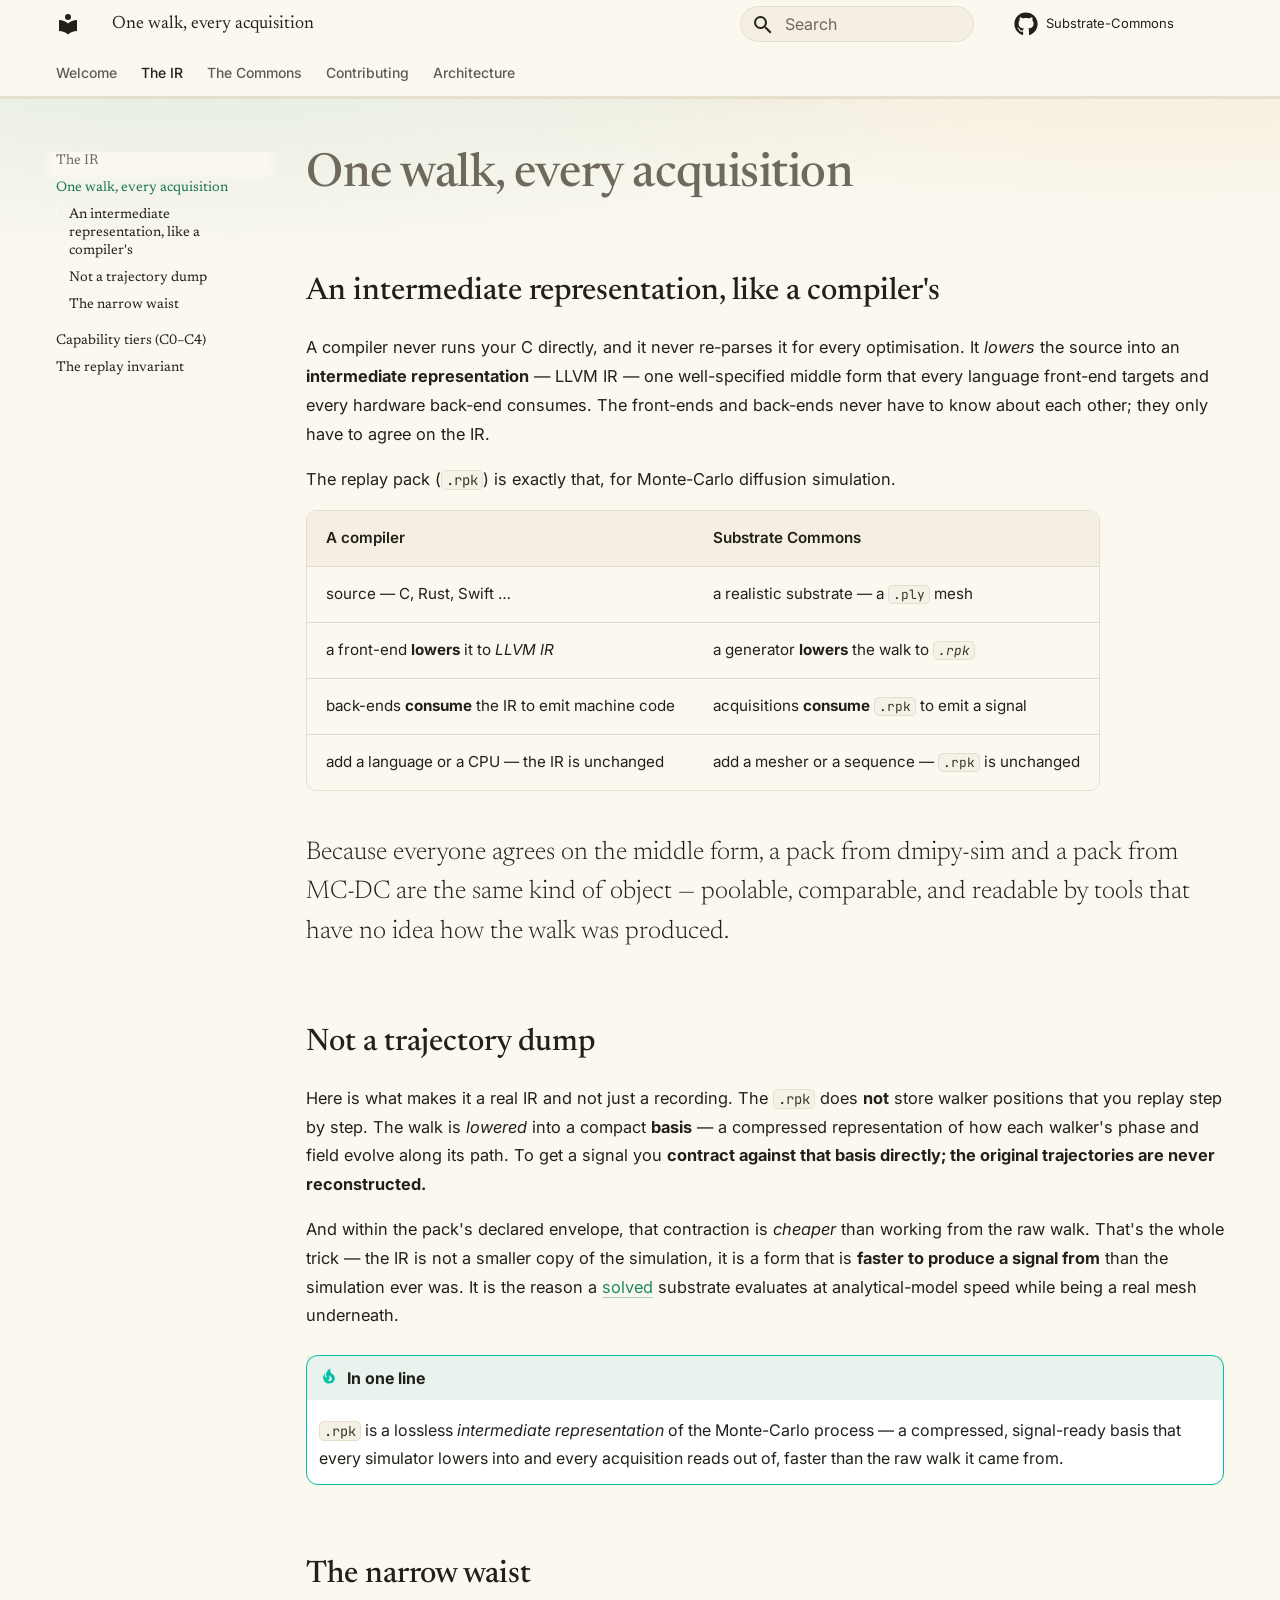
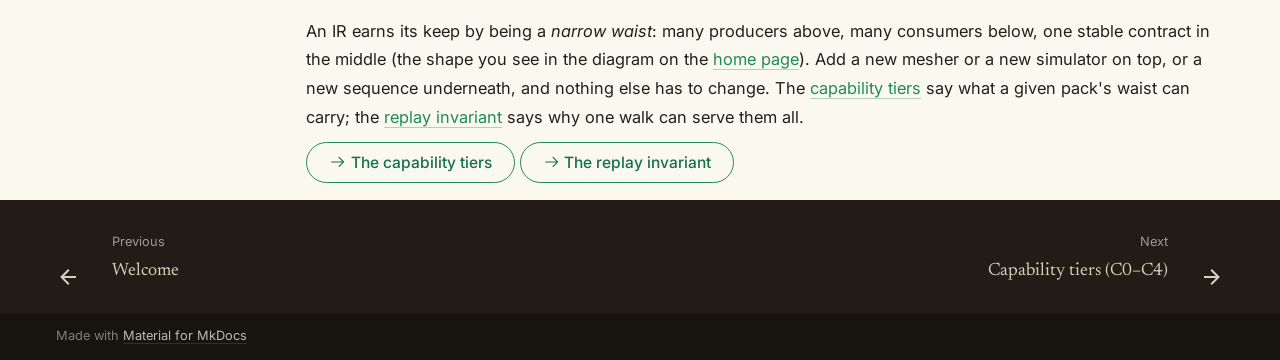
<file: ir/index.html>
<!doctype html>
<html lang="en" class="no-js">
  <head>
    
      <meta charset="utf-8">
      <meta name="viewport" content="width=device-width,initial-scale=1">
      
        <meta name="description" content="A permanent, federated Monte-Carlo replay resource — one walk, every acquisition, freely shared.">
      
      
      
        <link rel="canonical" href="https://substrate-commons.github.io/ir/">
      
      
        <link rel="prev" href="..">
      
      
        <link rel="next" href="tiers/">
      
      
        
      
      
      <link rel="icon" href="../assets/images/favicon.png">
      <meta name="generator" content="mkdocs-1.6.1, mkdocs-material-9.7.7">
    
    
      
        <title>One walk, every acquisition - Substrate Commons</title>
      
    
    
      <link rel="stylesheet" href="../assets/stylesheets/main.ec1eaa64.min.css">
      
        
        <link rel="stylesheet" href="../assets/stylesheets/palette.ab4e12ef.min.css">
      
      


    
    
      
    
    
      
    
    
      <link rel="stylesheet" href="../stylesheets/commons.css">
    
    <script>__md_scope=new URL("..",location),__md_hash=e=>[...e].reduce(((e,_)=>(e<<5)-e+_.charCodeAt(0)),0),__md_get=(e,_=localStorage,t=__md_scope)=>JSON.parse(_.getItem(t.pathname+"."+e)),__md_set=(e,_,t=localStorage,a=__md_scope)=>{try{t.setItem(a.pathname+"."+e,JSON.stringify(_))}catch(e){}}</script>
    
      

    
    
  </head>
  
  
    
    
    
    
    
    <body dir="ltr" data-md-color-scheme="default" data-md-color-primary="custom" data-md-color-accent="custom">
  
    
    <input class="md-toggle" data-md-toggle="drawer" type="checkbox" id="__drawer" autocomplete="off">
    <input class="md-toggle" data-md-toggle="search" type="checkbox" id="__search" autocomplete="off">
    <label class="md-overlay" for="__drawer"></label>
    <div data-md-component="skip">
      
        
        <a href="#one-walk-every-acquisition" class="md-skip">
          Skip to content
        </a>
      
    </div>
    <div data-md-component="announce">
      
    </div>
    
    
      

  

<header class="md-header md-header--shadow md-header--lifted" data-md-component="header">
  <nav class="md-header__inner md-grid" aria-label="Header">
    <a href=".." title="Substrate Commons" class="md-header__button md-logo" aria-label="Substrate Commons" data-md-component="logo">
      
  
  <svg xmlns="http://www.w3.org/2000/svg" viewBox="0 0 24 24"><path d="M12 8a3 3 0 0 0 3-3 3 3 0 0 0-3-3 3 3 0 0 0-3 3 3 3 0 0 0 3 3m0 3.54C9.64 9.35 6.5 8 3 8v11c3.5 0 6.64 1.35 9 3.54 2.36-2.19 5.5-3.54 9-3.54V8c-3.5 0-6.64 1.35-9 3.54"/></svg>

    </a>
    <label class="md-header__button md-icon" for="__drawer">
      
      <svg xmlns="http://www.w3.org/2000/svg" viewBox="0 0 24 24"><path d="M3 6h18v2H3zm0 5h18v2H3zm0 5h18v2H3z"/></svg>
    </label>
    <div class="md-header__title" data-md-component="header-title">
      <div class="md-header__ellipsis">
        <div class="md-header__topic">
          <span class="md-ellipsis">
            Substrate Commons
          </span>
        </div>
        <div class="md-header__topic" data-md-component="header-topic">
          <span class="md-ellipsis">
            
              One walk, every acquisition
            
          </span>
        </div>
      </div>
    </div>
    
      
    
    
    
    
      
      
        <label class="md-header__button md-icon" for="__search">
          
          <svg xmlns="http://www.w3.org/2000/svg" viewBox="0 0 24 24"><path d="M9.5 3A6.5 6.5 0 0 1 16 9.5c0 1.61-.59 3.09-1.56 4.23l.27.27h.79l5 5-1.5 1.5-5-5v-.79l-.27-.27A6.52 6.52 0 0 1 9.5 16 6.5 6.5 0 0 1 3 9.5 6.5 6.5 0 0 1 9.5 3m0 2C7 5 5 7 5 9.5S7 14 9.5 14 14 12 14 9.5 12 5 9.5 5"/></svg>
        </label>
        <div class="md-search" data-md-component="search" role="dialog">
  <label class="md-search__overlay" for="__search"></label>
  <div class="md-search__inner" role="search">
    <form class="md-search__form" name="search">
      <input type="text" class="md-search__input" name="query" aria-label="Search" placeholder="Search" autocapitalize="off" autocorrect="off" autocomplete="off" spellcheck="false" data-md-component="search-query" required>
      <label class="md-search__icon md-icon" for="__search">
        
        <svg xmlns="http://www.w3.org/2000/svg" viewBox="0 0 24 24"><path d="M9.5 3A6.5 6.5 0 0 1 16 9.5c0 1.61-.59 3.09-1.56 4.23l.27.27h.79l5 5-1.5 1.5-5-5v-.79l-.27-.27A6.52 6.52 0 0 1 9.5 16 6.5 6.5 0 0 1 3 9.5 6.5 6.5 0 0 1 9.5 3m0 2C7 5 5 7 5 9.5S7 14 9.5 14 14 12 14 9.5 12 5 9.5 5"/></svg>
        
        <svg xmlns="http://www.w3.org/2000/svg" viewBox="0 0 24 24"><path d="M20 11v2H8l5.5 5.5-1.42 1.42L4.16 12l7.92-7.92L13.5 5.5 8 11z"/></svg>
      </label>
      <nav class="md-search__options" aria-label="Search">
        
        <button type="reset" class="md-search__icon md-icon" title="Clear" aria-label="Clear" tabindex="-1">
          
          <svg xmlns="http://www.w3.org/2000/svg" viewBox="0 0 24 24"><path d="M19 6.41 17.59 5 12 10.59 6.41 5 5 6.41 10.59 12 5 17.59 6.41 19 12 13.41 17.59 19 19 17.59 13.41 12z"/></svg>
        </button>
      </nav>
      
        <div class="md-search__suggest" data-md-component="search-suggest"></div>
      
    </form>
    <div class="md-search__output">
      <div class="md-search__scrollwrap" tabindex="0" data-md-scrollfix>
        <div class="md-search-result" data-md-component="search-result">
          <div class="md-search-result__meta">
            Initializing search
          </div>
          <ol class="md-search-result__list" role="presentation"></ol>
        </div>
      </div>
    </div>
  </div>
</div>
      
    
    
      <div class="md-header__source">
        <a href="https://github.com/Substrate-Commons" title="Go to repository" class="md-source" data-md-component="source">
  <div class="md-source__icon md-icon">
    
    <svg xmlns="http://www.w3.org/2000/svg" viewBox="0 0 512 512"><!--! Font Awesome Free 7.1.0 by @fontawesome - https://fontawesome.com License - https://fontawesome.com/license/free (Icons: CC BY 4.0, Fonts: SIL OFL 1.1, Code: MIT License) Copyright 2025 Fonticons, Inc.--><path d="M173.9 397.4c0 2-2.3 3.6-5.2 3.6-3.3.3-5.6-1.3-5.6-3.6 0-2 2.3-3.6 5.2-3.6 3-.3 5.6 1.3 5.6 3.6m-31.1-4.5c-.7 2 1.3 4.3 4.3 4.9 2.6 1 5.6 0 6.2-2s-1.3-4.3-4.3-5.2c-2.6-.7-5.5.3-6.2 2.3m44.2-1.7c-2.9.7-4.9 2.6-4.6 4.9.3 2 2.9 3.3 5.9 2.6 2.9-.7 4.9-2.6 4.6-4.6-.3-1.9-3-3.2-5.9-2.9M252.8 8C114.1 8 8 113.3 8 252c0 110.9 69.8 205.8 169.5 239.2 12.8 2.3 17.3-5.6 17.3-12.1 0-6.2-.3-40.4-.3-61.4 0 0-70 15-84.7-29.8 0 0-11.4-29.1-27.8-36.6 0 0-22.9-15.7 1.6-15.4 0 0 24.9 2 38.6 25.8 21.9 38.6 58.6 27.5 72.9 20.9 2.3-16 8.8-27.1 16-33.7-55.9-6.2-112.3-14.3-112.3-110.5 0-27.5 7.6-41.3 23.6-58.9-2.6-6.5-11.1-33.3 2.6-67.9 20.9-6.5 69 27 69 27 20-5.6 41.5-8.5 62.8-8.5s42.8 2.9 62.8 8.5c0 0 48.1-33.6 69-27 13.7 34.7 5.2 61.4 2.6 67.9 16 17.7 25.8 31.5 25.8 58.9 0 96.5-58.9 104.2-114.8 110.5 9.2 7.9 17 22.9 17 46.4 0 33.7-.3 75.4-.3 83.6 0 6.5 4.6 14.4 17.3 12.1C436.2 457.8 504 362.9 504 252 504 113.3 391.5 8 252.8 8M105.2 352.9c-1.3 1-1 3.3.7 5.2 1.6 1.6 3.9 2.3 5.2 1 1.3-1 1-3.3-.7-5.2-1.6-1.6-3.9-2.3-5.2-1m-10.8-8.1c-.7 1.3.3 2.9 2.3 3.9 1.6 1 3.6.7 4.3-.7.7-1.3-.3-2.9-2.3-3.9-2-.6-3.6-.3-4.3.7m32.4 35.6c-1.6 1.3-1 4.3 1.3 6.2 2.3 2.3 5.2 2.6 6.5 1 1.3-1.3.7-4.3-1.3-6.2-2.2-2.3-5.2-2.6-6.5-1m-11.4-14.7c-1.6 1-1.6 3.6 0 5.9s4.3 3.3 5.6 2.3c1.6-1.3 1.6-3.9 0-6.2-1.4-2.3-4-3.3-5.6-2"/></svg>
  </div>
  <div class="md-source__repository">
    Substrate-Commons
  </div>
</a>
      </div>
    
  </nav>
  
    
      
<nav class="md-tabs" aria-label="Tabs" data-md-component="tabs">
  <div class="md-grid">
    <ul class="md-tabs__list">
      
        
  
  
  
  
    <li class="md-tabs__item">
      <a href=".." class="md-tabs__link">
        
  
  
    
  
  Welcome

      </a>
    </li>
  

      
        
  
  
  
    
  
  
    
    
      <li class="md-tabs__item md-tabs__item--active">
        <a href="./" class="md-tabs__link">
          
  
  
  The IR

        </a>
      </li>
    
  

      
        
  
  
  
  
    
    
      <li class="md-tabs__item">
        <a href="../commons/" class="md-tabs__link">
          
  
  
  The Commons

        </a>
      </li>
    
  

      
        
  
  
  
  
    
    
      <li class="md-tabs__item">
        <a href="../contributing/" class="md-tabs__link">
          
  
  
  Contributing

        </a>
      </li>
    
  

      
        
  
  
  
  
    <li class="md-tabs__item">
      <a href="../architecture/" class="md-tabs__link">
        
  
  
    
  
  Architecture

      </a>
    </li>
  

      
    </ul>
  </div>
</nav>
    
  
</header>
    
    <div class="md-container" data-md-component="container">
      
      
        
      
      <main class="md-main" data-md-component="main">
        <div class="md-main__inner md-grid">
          
            
              
              <div class="md-sidebar md-sidebar--primary" data-md-component="sidebar" data-md-type="navigation" >
                <div class="md-sidebar__scrollwrap">
                  <div class="md-sidebar__inner">
                    


  


  

<nav class="md-nav md-nav--primary md-nav--lifted md-nav--integrated" aria-label="Navigation" data-md-level="0">
  <label class="md-nav__title" for="__drawer">
    <a href=".." title="Substrate Commons" class="md-nav__button md-logo" aria-label="Substrate Commons" data-md-component="logo">
      
  
  <svg xmlns="http://www.w3.org/2000/svg" viewBox="0 0 24 24"><path d="M12 8a3 3 0 0 0 3-3 3 3 0 0 0-3-3 3 3 0 0 0-3 3 3 3 0 0 0 3 3m0 3.54C9.64 9.35 6.5 8 3 8v11c3.5 0 6.64 1.35 9 3.54 2.36-2.19 5.5-3.54 9-3.54V8c-3.5 0-6.64 1.35-9 3.54"/></svg>

    </a>
    Substrate Commons
  </label>
  
    <div class="md-nav__source">
      <a href="https://github.com/Substrate-Commons" title="Go to repository" class="md-source" data-md-component="source">
  <div class="md-source__icon md-icon">
    
    <svg xmlns="http://www.w3.org/2000/svg" viewBox="0 0 512 512"><!--! Font Awesome Free 7.1.0 by @fontawesome - https://fontawesome.com License - https://fontawesome.com/license/free (Icons: CC BY 4.0, Fonts: SIL OFL 1.1, Code: MIT License) Copyright 2025 Fonticons, Inc.--><path d="M173.9 397.4c0 2-2.3 3.6-5.2 3.6-3.3.3-5.6-1.3-5.6-3.6 0-2 2.3-3.6 5.2-3.6 3-.3 5.6 1.3 5.6 3.6m-31.1-4.5c-.7 2 1.3 4.3 4.3 4.9 2.6 1 5.6 0 6.2-2s-1.3-4.3-4.3-5.2c-2.6-.7-5.5.3-6.2 2.3m44.2-1.7c-2.9.7-4.9 2.6-4.6 4.9.3 2 2.9 3.3 5.9 2.6 2.9-.7 4.9-2.6 4.6-4.6-.3-1.9-3-3.2-5.9-2.9M252.8 8C114.1 8 8 113.3 8 252c0 110.9 69.8 205.8 169.5 239.2 12.8 2.3 17.3-5.6 17.3-12.1 0-6.2-.3-40.4-.3-61.4 0 0-70 15-84.7-29.8 0 0-11.4-29.1-27.8-36.6 0 0-22.9-15.7 1.6-15.4 0 0 24.9 2 38.6 25.8 21.9 38.6 58.6 27.5 72.9 20.9 2.3-16 8.8-27.1 16-33.7-55.9-6.2-112.3-14.3-112.3-110.5 0-27.5 7.6-41.3 23.6-58.9-2.6-6.5-11.1-33.3 2.6-67.9 20.9-6.5 69 27 69 27 20-5.6 41.5-8.5 62.8-8.5s42.8 2.9 62.8 8.5c0 0 48.1-33.6 69-27 13.7 34.7 5.2 61.4 2.6 67.9 16 17.7 25.8 31.5 25.8 58.9 0 96.5-58.9 104.2-114.8 110.5 9.2 7.9 17 22.9 17 46.4 0 33.7-.3 75.4-.3 83.6 0 6.5 4.6 14.4 17.3 12.1C436.2 457.8 504 362.9 504 252 504 113.3 391.5 8 252.8 8M105.2 352.9c-1.3 1-1 3.3.7 5.2 1.6 1.6 3.9 2.3 5.2 1 1.3-1 1-3.3-.7-5.2-1.6-1.6-3.9-2.3-5.2-1m-10.8-8.1c-.7 1.3.3 2.9 2.3 3.9 1.6 1 3.6.7 4.3-.7.7-1.3-.3-2.9-2.3-3.9-2-.6-3.6-.3-4.3.7m32.4 35.6c-1.6 1.3-1 4.3 1.3 6.2 2.3 2.3 5.2 2.6 6.5 1 1.3-1.3.7-4.3-1.3-6.2-2.2-2.3-5.2-2.6-6.5-1m-11.4-14.7c-1.6 1-1.6 3.6 0 5.9s4.3 3.3 5.6 2.3c1.6-1.3 1.6-3.9 0-6.2-1.4-2.3-4-3.3-5.6-2"/></svg>
  </div>
  <div class="md-source__repository">
    Substrate-Commons
  </div>
</a>
    </div>
  
  <ul class="md-nav__list" data-md-scrollfix>
    
      
      
  
  
  
  
    <li class="md-nav__item">
      <a href=".." class="md-nav__link">
        
  
  
  <span class="md-ellipsis">
    
  
    Welcome
  

    
  </span>
  
  

      </a>
    </li>
  

    
      
      
  
  
    
  
  
  
    
    
    
    
      
        
        
      
      
        
      
    
    
    <li class="md-nav__item md-nav__item--active md-nav__item--section md-nav__item--nested">
      
        
        
        <input class="md-nav__toggle md-toggle " type="checkbox" id="__nav_2" checked>
        
          
          <label class="md-nav__link" for="__nav_2" id="__nav_2_label" tabindex="">
            
  
  
  <span class="md-ellipsis">
    
  
    The IR
  

    
  </span>
  
  

            <span class="md-nav__icon md-icon"></span>
          </label>
        
        <nav class="md-nav" data-md-level="1" aria-labelledby="__nav_2_label" aria-expanded="true">
          <label class="md-nav__title" for="__nav_2">
            <span class="md-nav__icon md-icon"></span>
            
  
    The IR
  

          </label>
          <ul class="md-nav__list" data-md-scrollfix>
            
              
                
  
  
    
  
  
  
    <li class="md-nav__item md-nav__item--active">
      
      <input class="md-nav__toggle md-toggle" type="checkbox" id="__toc">
      
      
        
      
      
        <label class="md-nav__link md-nav__link--active" for="__toc">
          
  
  
  <span class="md-ellipsis">
    
  
    One walk, every acquisition
  

    
  </span>
  
  

          <span class="md-nav__icon md-icon"></span>
        </label>
      
      <a href="./" class="md-nav__link md-nav__link--active">
        
  
  
  <span class="md-ellipsis">
    
  
    One walk, every acquisition
  

    
  </span>
  
  

      </a>
      
        

<nav class="md-nav md-nav--secondary" aria-label="Table of contents">
  
  
  
    
  
  
    <label class="md-nav__title" for="__toc">
      <span class="md-nav__icon md-icon"></span>
      Table of contents
    </label>
    <ul class="md-nav__list" data-md-component="toc" data-md-scrollfix>
      
        <li class="md-nav__item">
  <a href="#an-intermediate-representation-like-a-compilers" class="md-nav__link">
    <span class="md-ellipsis">
      
        An intermediate representation, like a compiler's
      
    </span>
  </a>
  
</li>
      
        <li class="md-nav__item">
  <a href="#not-a-trajectory-dump" class="md-nav__link">
    <span class="md-ellipsis">
      
        Not a trajectory dump
      
    </span>
  </a>
  
</li>
      
        <li class="md-nav__item">
  <a href="#the-narrow-waist" class="md-nav__link">
    <span class="md-ellipsis">
      
        The narrow waist
      
    </span>
  </a>
  
</li>
      
    </ul>
  
</nav>
      
    </li>
  

              
            
              
                
  
  
  
  
    <li class="md-nav__item">
      <a href="tiers/" class="md-nav__link">
        
  
  
  <span class="md-ellipsis">
    
  
    Capability tiers (C0–C4)
  

    
  </span>
  
  

      </a>
    </li>
  

              
            
              
                
  
  
  
  
    <li class="md-nav__item">
      <a href="invariant/" class="md-nav__link">
        
  
  
  <span class="md-ellipsis">
    
  
    The replay invariant
  

    
  </span>
  
  

      </a>
    </li>
  

              
            
          </ul>
        </nav>
      
    </li>
  

    
      
      
  
  
  
  
    
    
    
    
      
      
        
      
    
    
    <li class="md-nav__item md-nav__item--nested">
      
        
        
        <input class="md-nav__toggle md-toggle " type="checkbox" id="__nav_3" >
        
          
          <label class="md-nav__link" for="__nav_3" id="__nav_3_label" tabindex="0">
            
  
  
  <span class="md-ellipsis">
    
  
    The Commons
  

    
  </span>
  
  

            <span class="md-nav__icon md-icon"></span>
          </label>
        
        <nav class="md-nav" data-md-level="1" aria-labelledby="__nav_3_label" aria-expanded="false">
          <label class="md-nav__title" for="__nav_3">
            <span class="md-nav__icon md-icon"></span>
            
  
    The Commons
  

          </label>
          <ul class="md-nav__list" data-md-scrollfix>
            
              
                
  
  
  
  
    <li class="md-nav__item">
      <a href="../commons/" class="md-nav__link">
        
  
  
  <span class="md-ellipsis">
    
  
    Error bars that only fall
  

    
  </span>
  
  

      </a>
    </li>
  

              
            
              
                
  
  
  
  
    <li class="md-nav__item">
      <a href="../commons/solved/" class="md-nav__link">
        
  
  
  <span class="md-ellipsis">
    
  
    What it means to solve a substrate
  

    
  </span>
  
  

      </a>
    </li>
  

              
            
              
                
  
  
  
  
    <li class="md-nav__item">
      <a href="../commons/pooling/" class="md-nav__link">
        
  
  
  <span class="md-ellipsis">
    
  
    Targets, shards & pooling
  

    
  </span>
  
  

      </a>
    </li>
  

              
            
              
                
  
  
  
  
    <li class="md-nav__item">
      <a href="../commons/qa/" class="md-nav__link">
        
  
  
  <span class="md-ellipsis">
    
  
    Quality & freezing
  

    
  </span>
  
  

      </a>
    </li>
  

              
            
          </ul>
        </nav>
      
    </li>
  

    
      
      
  
  
  
  
    
    
    
    
      
      
        
      
    
    
    <li class="md-nav__item md-nav__item--nested">
      
        
        
        <input class="md-nav__toggle md-toggle " type="checkbox" id="__nav_4" >
        
          
          <label class="md-nav__link" for="__nav_4" id="__nav_4_label" tabindex="0">
            
  
  
  <span class="md-ellipsis">
    
  
    Contributing
  

    
  </span>
  
  

            <span class="md-nav__icon md-icon"></span>
          </label>
        
        <nav class="md-nav" data-md-level="1" aria-labelledby="__nav_4_label" aria-expanded="false">
          <label class="md-nav__title" for="__nav_4">
            <span class="md-nav__icon md-icon"></span>
            
  
    Contributing
  

          </label>
          <ul class="md-nav__list" data-md-scrollfix>
            
              
                
  
  
  
  
    <li class="md-nav__item">
      <a href="../contributing/" class="md-nav__link">
        
  
  
  <span class="md-ellipsis">
    
  
    Bring a machine
  

    
  </span>
  
  

      </a>
    </li>
  

              
            
              
                
  
  
  
  
    <li class="md-nav__item">
      <a href="../contributing/signing/" class="md-nav__link">
        
  
  
  <span class="md-ellipsis">
    
  
    Signed shards & your receipt
  

    
  </span>
  
  

      </a>
    </li>
  

              
            
              
                
  
  
  
  
    <li class="md-nav__item">
      <a href="../contributing/registry/" class="md-nav__link">
        
  
  
  <span class="md-ellipsis">
    
  
    Claim your key
  

    
  </span>
  
  

      </a>
    </li>
  

              
            
          </ul>
        </nav>
      
    </li>
  

    
      
      
  
  
  
  
    <li class="md-nav__item">
      <a href="../architecture/" class="md-nav__link">
        
  
  
  <span class="md-ellipsis">
    
  
    Architecture
  

    
  </span>
  
  

      </a>
    </li>
  

    
  </ul>
</nav>
                  </div>
                </div>
              </div>
            
            
          
          
            <div class="md-content" data-md-component="content">
              
              <article class="md-content__inner md-typeset">
                
                  


  
  


<h1 id="one-walk-every-acquisition">One walk, every acquisition</h1>
<h2 id="an-intermediate-representation-like-a-compilers">An intermediate representation, like a compiler's</h2>
<p>A compiler never runs your C directly, and it never re-parses it for every optimisation. It <em>lowers</em> the
source into an <strong>intermediate representation</strong> — LLVM IR — one well-specified middle form that every
language front-end targets and every hardware back-end consumes. The front-ends and back-ends never have
to know about each other; they only have to agree on the IR.</p>
<p>The replay pack (<code>.rpk</code>) is exactly that, for Monte-Carlo diffusion simulation.</p>
<table>
<thead>
<tr>
<th>A compiler</th>
<th>Substrate Commons</th>
</tr>
</thead>
<tbody>
<tr>
<td>source — C, Rust, Swift …</td>
<td>a realistic substrate — a <code>.ply</code> mesh</td>
</tr>
<tr>
<td>a front-end <strong>lowers</strong> it to <em>LLVM IR</em></td>
<td>a generator <strong>lowers</strong> the walk to <em><code>.rpk</code></em></td>
</tr>
<tr>
<td>back-ends <strong>consume</strong> the IR to emit machine code</td>
<td>acquisitions <strong>consume</strong> <code>.rpk</code> to emit a signal</td>
</tr>
<tr>
<td>add a language or a CPU — the IR is unchanged</td>
<td>add a mesher or a sequence — <code>.rpk</code> is unchanged</td>
</tr>
</tbody>
</table>
<p class="sc-lede">Because everyone agrees on the middle form, a pack from dmipy-sim and a pack from MC-DC
are the same kind of object — poolable, comparable, and readable by tools that have no idea how the walk
was produced.</p>

<h2 id="not-a-trajectory-dump">Not a trajectory dump</h2>
<p>Here is what makes it a real IR and not just a recording. The <code>.rpk</code> does <strong>not</strong> store walker positions
that you replay step by step. The walk is <em>lowered</em> into a compact <strong>basis</strong> — a compressed representation
of how each walker's phase and field evolve along its path. To get a signal you <strong>contract against that
basis directly; the original trajectories are never reconstructed.</strong></p>
<p>And within the pack's declared envelope, that contraction is <em>cheaper</em> than working from the raw walk.
That's the whole trick — the IR is not a smaller copy of the simulation, it is a form that is <strong>faster to
produce a signal from</strong> than the simulation ever was. It is the reason a <a href="../commons/solved/">solved</a>
substrate evaluates at analytical-model speed while being a real mesh underneath.</p>
<div class="admonition tip">
<p class="admonition-title">In one line</p>
<p><code>.rpk</code> is a lossless <em>intermediate representation</em> of the Monte-Carlo process — a compressed,
signal-ready basis that every simulator lowers into and every acquisition reads out of, faster than the
raw walk it came from.</p>
</div>
<h2 id="the-narrow-waist">The narrow waist</h2>
<p>An IR earns its keep by being a <em>narrow waist</em>: many producers above, many consumers below, one stable
contract in the middle (the shape you see in the diagram on the <a href="../">home page</a>). Add a new mesher
or a new simulator on top, or a new sequence underneath, and nothing else has to change. The
<a href="tiers/">capability tiers</a> say what a given pack's waist can carry; the <a href="invariant/">replay invariant</a>
says why one walk can serve them all.</p>
<p><a class="sc-btn sc-btn--ghost" href="tiers/"><span class="twemoji"><svg xmlns="http://www.w3.org/2000/svg" viewBox="0 0 24 24"><path d="M13.22 19.03a.75.75 0 0 1 0-1.06L18.19 13H3.75a.75.75 0 0 1 0-1.5h14.44l-4.97-4.97a.749.749 0 0 1 .326-1.275.75.75 0 0 1 .734.215l6.25 6.25a.75.75 0 0 1 0 1.06l-6.25 6.25a.75.75 0 0 1-1.06 0"/></svg></span> The capability tiers</a>
<a class="sc-btn sc-btn--ghost" href="invariant/"><span class="twemoji"><svg xmlns="http://www.w3.org/2000/svg" viewBox="0 0 24 24"><path d="M13.22 19.03a.75.75 0 0 1 0-1.06L18.19 13H3.75a.75.75 0 0 1 0-1.5h14.44l-4.97-4.97a.749.749 0 0 1 .326-1.275.75.75 0 0 1 .734.215l6.25 6.25a.75.75 0 0 1 0 1.06l-6.25 6.25a.75.75 0 0 1-1.06 0"/></svg></span> The replay invariant</a></p>












                
              </article>
            </div>
          
          
<script>var target=document.getElementById(location.hash.slice(1));target&&target.name&&(target.checked=target.name.startsWith("__tabbed_"))</script>
        </div>
        
          <button type="button" class="md-top md-icon" data-md-component="top" hidden>
  
  <svg xmlns="http://www.w3.org/2000/svg" viewBox="0 0 24 24"><path d="M13 20h-2V8l-5.5 5.5-1.42-1.42L12 4.16l7.92 7.92-1.42 1.42L13 8z"/></svg>
  Back to top
</button>
        
      </main>
      
        <footer class="md-footer">
  
    
      
      <nav class="md-footer__inner md-grid" aria-label="Footer" >
        
          
          <a href=".." class="md-footer__link md-footer__link--prev" aria-label="Previous: Welcome">
            <div class="md-footer__button md-icon">
              
              <svg xmlns="http://www.w3.org/2000/svg" viewBox="0 0 24 24"><path d="M20 11v2H8l5.5 5.5-1.42 1.42L4.16 12l7.92-7.92L13.5 5.5 8 11z"/></svg>
            </div>
            <div class="md-footer__title">
              <span class="md-footer__direction">
                Previous
              </span>
              <div class="md-ellipsis">
                Welcome
              </div>
            </div>
          </a>
        
        
          
          <a href="tiers/" class="md-footer__link md-footer__link--next" aria-label="Next: Capability tiers (C0–C4)">
            <div class="md-footer__title">
              <span class="md-footer__direction">
                Next
              </span>
              <div class="md-ellipsis">
                Capability tiers (C0–C4)
              </div>
            </div>
            <div class="md-footer__button md-icon">
              
              <svg xmlns="http://www.w3.org/2000/svg" viewBox="0 0 24 24"><path d="M4 11v2h12l-5.5 5.5 1.42 1.42L19.84 12l-7.92-7.92L10.5 5.5 16 11z"/></svg>
            </div>
          </a>
        
      </nav>
    
  
  <div class="md-footer-meta md-typeset">
    <div class="md-footer-meta__inner md-grid">
      <div class="md-copyright">
  
  
    Made with
    <a href="https://squidfunk.github.io/mkdocs-material/" target="_blank" rel="noopener">
      Material for MkDocs
    </a>
  
</div>
      
    </div>
  </div>
</footer>
      
    </div>
    <div class="md-dialog" data-md-component="dialog">
      <div class="md-dialog__inner md-typeset"></div>
    </div>
    
    
    
      
      
      <script id="__config" type="application/json">{"annotate": null, "base": "..", "features": ["navigation.tabs", "navigation.tabs.sticky", "navigation.sections", "navigation.top", "navigation.instant", "navigation.footer", "toc.integrate", "content.code.copy", "search.suggest"], "search": "../assets/javascripts/workers/search.2c215733.min.js", "tags": null, "translations": {"clipboard.copied": "Copied to clipboard", "clipboard.copy": "Copy to clipboard", "search.result.more.one": "1 more on this page", "search.result.more.other": "# more on this page", "search.result.none": "No matching documents", "search.result.one": "1 matching document", "search.result.other": "# matching documents", "search.result.placeholder": "Type to start searching", "search.result.term.missing": "Missing", "select.version": "Select version"}, "version": null}</script>
    
    
      <script src="../assets/javascripts/bundle.d7400e89.min.js"></script>
      
    
  </body>
</html>
</file>
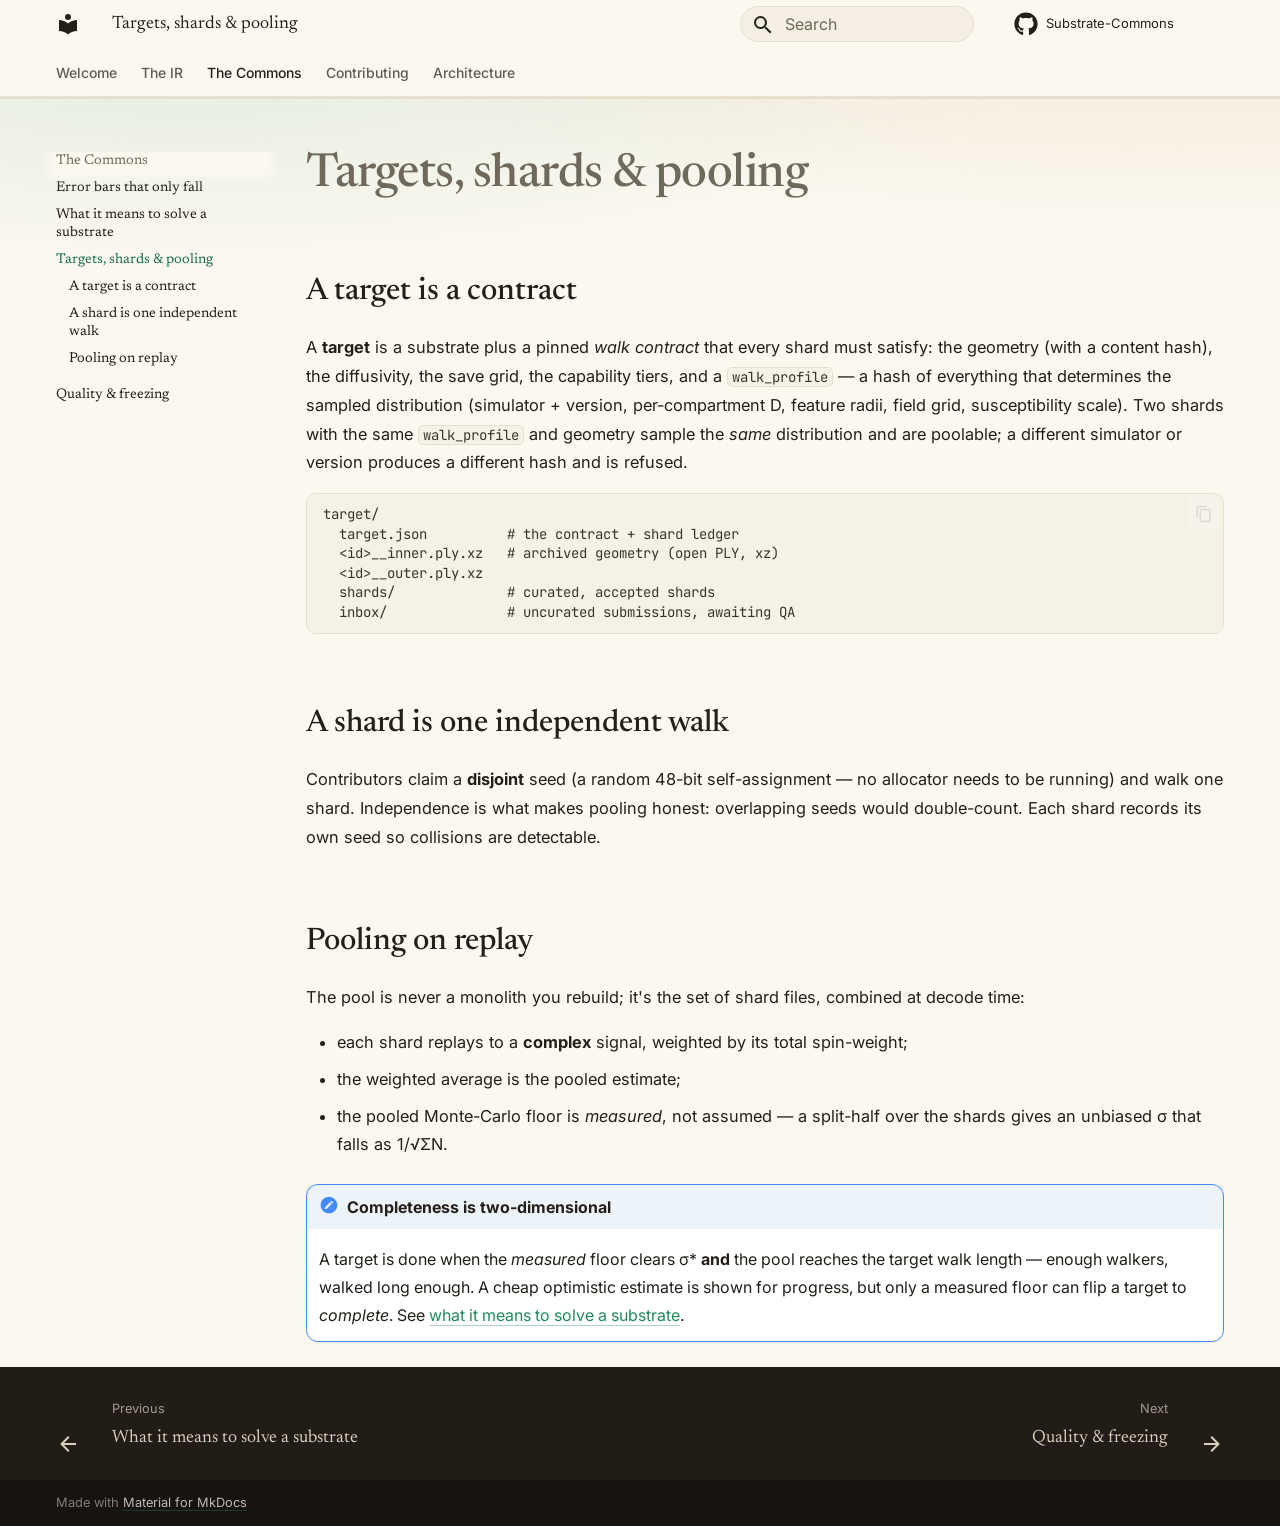
<file: commons/pooling/index.html>
<!doctype html>
<html lang="en" class="no-js">
  <head>
    
      <meta charset="utf-8">
      <meta name="viewport" content="width=device-width,initial-scale=1">
      
        <meta name="description" content="A permanent, federated Monte-Carlo replay resource — one walk, every acquisition, freely shared.">
      
      
      
        <link rel="canonical" href="https://substrate-commons.github.io/commons/pooling/">
      
      
        <link rel="prev" href="../solved/">
      
      
        <link rel="next" href="../qa/">
      
      
        
      
      
      <link rel="icon" href="../../assets/images/favicon.png">
      <meta name="generator" content="mkdocs-1.6.1, mkdocs-material-9.7.7">
    
    
      
        <title>Targets, shards & pooling - Substrate Commons</title>
      
    
    
      <link rel="stylesheet" href="../../assets/stylesheets/main.ec1eaa64.min.css">
      
        
        <link rel="stylesheet" href="../../assets/stylesheets/palette.ab4e12ef.min.css">
      
      


    
    
      
    
    
      
    
    
      <link rel="stylesheet" href="../../stylesheets/commons.css">
    
    <script>__md_scope=new URL("../..",location),__md_hash=e=>[...e].reduce(((e,_)=>(e<<5)-e+_.charCodeAt(0)),0),__md_get=(e,_=localStorage,t=__md_scope)=>JSON.parse(_.getItem(t.pathname+"."+e)),__md_set=(e,_,t=localStorage,a=__md_scope)=>{try{t.setItem(a.pathname+"."+e,JSON.stringify(_))}catch(e){}}</script>
    
      

    
    
  </head>
  
  
    
    
    
    
    
    <body dir="ltr" data-md-color-scheme="default" data-md-color-primary="custom" data-md-color-accent="custom">
  
    
    <input class="md-toggle" data-md-toggle="drawer" type="checkbox" id="__drawer" autocomplete="off">
    <input class="md-toggle" data-md-toggle="search" type="checkbox" id="__search" autocomplete="off">
    <label class="md-overlay" for="__drawer"></label>
    <div data-md-component="skip">
      
        
        <a href="#targets-shards-pooling" class="md-skip">
          Skip to content
        </a>
      
    </div>
    <div data-md-component="announce">
      
    </div>
    
    
      

  

<header class="md-header md-header--shadow md-header--lifted" data-md-component="header">
  <nav class="md-header__inner md-grid" aria-label="Header">
    <a href="../.." title="Substrate Commons" class="md-header__button md-logo" aria-label="Substrate Commons" data-md-component="logo">
      
  
  <svg xmlns="http://www.w3.org/2000/svg" viewBox="0 0 24 24"><path d="M12 8a3 3 0 0 0 3-3 3 3 0 0 0-3-3 3 3 0 0 0-3 3 3 3 0 0 0 3 3m0 3.54C9.64 9.35 6.5 8 3 8v11c3.5 0 6.64 1.35 9 3.54 2.36-2.19 5.5-3.54 9-3.54V8c-3.5 0-6.64 1.35-9 3.54"/></svg>

    </a>
    <label class="md-header__button md-icon" for="__drawer">
      
      <svg xmlns="http://www.w3.org/2000/svg" viewBox="0 0 24 24"><path d="M3 6h18v2H3zm0 5h18v2H3zm0 5h18v2H3z"/></svg>
    </label>
    <div class="md-header__title" data-md-component="header-title">
      <div class="md-header__ellipsis">
        <div class="md-header__topic">
          <span class="md-ellipsis">
            Substrate Commons
          </span>
        </div>
        <div class="md-header__topic" data-md-component="header-topic">
          <span class="md-ellipsis">
            
              Targets, shards & pooling
            
          </span>
        </div>
      </div>
    </div>
    
      
    
    
    
    
      
      
        <label class="md-header__button md-icon" for="__search">
          
          <svg xmlns="http://www.w3.org/2000/svg" viewBox="0 0 24 24"><path d="M9.5 3A6.5 6.5 0 0 1 16 9.5c0 1.61-.59 3.09-1.56 4.23l.27.27h.79l5 5-1.5 1.5-5-5v-.79l-.27-.27A6.52 6.52 0 0 1 9.5 16 6.5 6.5 0 0 1 3 9.5 6.5 6.5 0 0 1 9.5 3m0 2C7 5 5 7 5 9.5S7 14 9.5 14 14 12 14 9.5 12 5 9.5 5"/></svg>
        </label>
        <div class="md-search" data-md-component="search" role="dialog">
  <label class="md-search__overlay" for="__search"></label>
  <div class="md-search__inner" role="search">
    <form class="md-search__form" name="search">
      <input type="text" class="md-search__input" name="query" aria-label="Search" placeholder="Search" autocapitalize="off" autocorrect="off" autocomplete="off" spellcheck="false" data-md-component="search-query" required>
      <label class="md-search__icon md-icon" for="__search">
        
        <svg xmlns="http://www.w3.org/2000/svg" viewBox="0 0 24 24"><path d="M9.5 3A6.5 6.5 0 0 1 16 9.5c0 1.61-.59 3.09-1.56 4.23l.27.27h.79l5 5-1.5 1.5-5-5v-.79l-.27-.27A6.52 6.52 0 0 1 9.5 16 6.5 6.5 0 0 1 3 9.5 6.5 6.5 0 0 1 9.5 3m0 2C7 5 5 7 5 9.5S7 14 9.5 14 14 12 14 9.5 12 5 9.5 5"/></svg>
        
        <svg xmlns="http://www.w3.org/2000/svg" viewBox="0 0 24 24"><path d="M20 11v2H8l5.5 5.5-1.42 1.42L4.16 12l7.92-7.92L13.5 5.5 8 11z"/></svg>
      </label>
      <nav class="md-search__options" aria-label="Search">
        
        <button type="reset" class="md-search__icon md-icon" title="Clear" aria-label="Clear" tabindex="-1">
          
          <svg xmlns="http://www.w3.org/2000/svg" viewBox="0 0 24 24"><path d="M19 6.41 17.59 5 12 10.59 6.41 5 5 6.41 10.59 12 5 17.59 6.41 19 12 13.41 17.59 19 19 17.59 13.41 12z"/></svg>
        </button>
      </nav>
      
        <div class="md-search__suggest" data-md-component="search-suggest"></div>
      
    </form>
    <div class="md-search__output">
      <div class="md-search__scrollwrap" tabindex="0" data-md-scrollfix>
        <div class="md-search-result" data-md-component="search-result">
          <div class="md-search-result__meta">
            Initializing search
          </div>
          <ol class="md-search-result__list" role="presentation"></ol>
        </div>
      </div>
    </div>
  </div>
</div>
      
    
    
      <div class="md-header__source">
        <a href="https://github.com/Substrate-Commons" title="Go to repository" class="md-source" data-md-component="source">
  <div class="md-source__icon md-icon">
    
    <svg xmlns="http://www.w3.org/2000/svg" viewBox="0 0 512 512"><!--! Font Awesome Free 7.1.0 by @fontawesome - https://fontawesome.com License - https://fontawesome.com/license/free (Icons: CC BY 4.0, Fonts: SIL OFL 1.1, Code: MIT License) Copyright 2025 Fonticons, Inc.--><path d="M173.9 397.4c0 2-2.3 3.6-5.2 3.6-3.3.3-5.6-1.3-5.6-3.6 0-2 2.3-3.6 5.2-3.6 3-.3 5.6 1.3 5.6 3.6m-31.1-4.5c-.7 2 1.3 4.3 4.3 4.9 2.6 1 5.6 0 6.2-2s-1.3-4.3-4.3-5.2c-2.6-.7-5.5.3-6.2 2.3m44.2-1.7c-2.9.7-4.9 2.6-4.6 4.9.3 2 2.9 3.3 5.9 2.6 2.9-.7 4.9-2.6 4.6-4.6-.3-1.9-3-3.2-5.9-2.9M252.8 8C114.1 8 8 113.3 8 252c0 110.9 69.8 205.8 169.5 239.2 12.8 2.3 17.3-5.6 17.3-12.1 0-6.2-.3-40.4-.3-61.4 0 0-70 15-84.7-29.8 0 0-11.4-29.1-27.8-36.6 0 0-22.9-15.7 1.6-15.4 0 0 24.9 2 38.6 25.8 21.9 38.6 58.6 27.5 72.9 20.9 2.3-16 8.8-27.1 16-33.7-55.9-6.2-112.3-14.3-112.3-110.5 0-27.5 7.6-41.3 23.6-58.9-2.6-6.5-11.1-33.3 2.6-67.9 20.9-6.5 69 27 69 27 20-5.6 41.5-8.5 62.8-8.5s42.8 2.9 62.8 8.5c0 0 48.1-33.6 69-27 13.7 34.7 5.2 61.4 2.6 67.9 16 17.7 25.8 31.5 25.8 58.9 0 96.5-58.9 104.2-114.8 110.5 9.2 7.9 17 22.9 17 46.4 0 33.7-.3 75.4-.3 83.6 0 6.5 4.6 14.4 17.3 12.1C436.2 457.8 504 362.9 504 252 504 113.3 391.5 8 252.8 8M105.2 352.9c-1.3 1-1 3.3.7 5.2 1.6 1.6 3.9 2.3 5.2 1 1.3-1 1-3.3-.7-5.2-1.6-1.6-3.9-2.3-5.2-1m-10.8-8.1c-.7 1.3.3 2.9 2.3 3.9 1.6 1 3.6.7 4.3-.7.7-1.3-.3-2.9-2.3-3.9-2-.6-3.6-.3-4.3.7m32.4 35.6c-1.6 1.3-1 4.3 1.3 6.2 2.3 2.3 5.2 2.6 6.5 1 1.3-1.3.7-4.3-1.3-6.2-2.2-2.3-5.2-2.6-6.5-1m-11.4-14.7c-1.6 1-1.6 3.6 0 5.9s4.3 3.3 5.6 2.3c1.6-1.3 1.6-3.9 0-6.2-1.4-2.3-4-3.3-5.6-2"/></svg>
  </div>
  <div class="md-source__repository">
    Substrate-Commons
  </div>
</a>
      </div>
    
  </nav>
  
    
      
<nav class="md-tabs" aria-label="Tabs" data-md-component="tabs">
  <div class="md-grid">
    <ul class="md-tabs__list">
      
        
  
  
  
  
    <li class="md-tabs__item">
      <a href="../.." class="md-tabs__link">
        
  
  
    
  
  Welcome

      </a>
    </li>
  

      
        
  
  
  
  
    
    
      <li class="md-tabs__item">
        <a href="../../ir/" class="md-tabs__link">
          
  
  
  The IR

        </a>
      </li>
    
  

      
        
  
  
  
    
  
  
    
    
      <li class="md-tabs__item md-tabs__item--active">
        <a href="../" class="md-tabs__link">
          
  
  
  The Commons

        </a>
      </li>
    
  

      
        
  
  
  
  
    
    
      <li class="md-tabs__item">
        <a href="../../contributing/" class="md-tabs__link">
          
  
  
  Contributing

        </a>
      </li>
    
  

      
        
  
  
  
  
    <li class="md-tabs__item">
      <a href="../../architecture/" class="md-tabs__link">
        
  
  
    
  
  Architecture

      </a>
    </li>
  

      
    </ul>
  </div>
</nav>
    
  
</header>
    
    <div class="md-container" data-md-component="container">
      
      
        
      
      <main class="md-main" data-md-component="main">
        <div class="md-main__inner md-grid">
          
            
              
              <div class="md-sidebar md-sidebar--primary" data-md-component="sidebar" data-md-type="navigation" >
                <div class="md-sidebar__scrollwrap">
                  <div class="md-sidebar__inner">
                    


  


  

<nav class="md-nav md-nav--primary md-nav--lifted md-nav--integrated" aria-label="Navigation" data-md-level="0">
  <label class="md-nav__title" for="__drawer">
    <a href="../.." title="Substrate Commons" class="md-nav__button md-logo" aria-label="Substrate Commons" data-md-component="logo">
      
  
  <svg xmlns="http://www.w3.org/2000/svg" viewBox="0 0 24 24"><path d="M12 8a3 3 0 0 0 3-3 3 3 0 0 0-3-3 3 3 0 0 0-3 3 3 3 0 0 0 3 3m0 3.54C9.64 9.35 6.5 8 3 8v11c3.5 0 6.64 1.35 9 3.54 2.36-2.19 5.5-3.54 9-3.54V8c-3.5 0-6.64 1.35-9 3.54"/></svg>

    </a>
    Substrate Commons
  </label>
  
    <div class="md-nav__source">
      <a href="https://github.com/Substrate-Commons" title="Go to repository" class="md-source" data-md-component="source">
  <div class="md-source__icon md-icon">
    
    <svg xmlns="http://www.w3.org/2000/svg" viewBox="0 0 512 512"><!--! Font Awesome Free 7.1.0 by @fontawesome - https://fontawesome.com License - https://fontawesome.com/license/free (Icons: CC BY 4.0, Fonts: SIL OFL 1.1, Code: MIT License) Copyright 2025 Fonticons, Inc.--><path d="M173.9 397.4c0 2-2.3 3.6-5.2 3.6-3.3.3-5.6-1.3-5.6-3.6 0-2 2.3-3.6 5.2-3.6 3-.3 5.6 1.3 5.6 3.6m-31.1-4.5c-.7 2 1.3 4.3 4.3 4.9 2.6 1 5.6 0 6.2-2s-1.3-4.3-4.3-5.2c-2.6-.7-5.5.3-6.2 2.3m44.2-1.7c-2.9.7-4.9 2.6-4.6 4.9.3 2 2.9 3.3 5.9 2.6 2.9-.7 4.9-2.6 4.6-4.6-.3-1.9-3-3.2-5.9-2.9M252.8 8C114.1 8 8 113.3 8 252c0 110.9 69.8 205.8 169.5 239.2 12.8 2.3 17.3-5.6 17.3-12.1 0-6.2-.3-40.4-.3-61.4 0 0-70 15-84.7-29.8 0 0-11.4-29.1-27.8-36.6 0 0-22.9-15.7 1.6-15.4 0 0 24.9 2 38.6 25.8 21.9 38.6 58.6 27.5 72.9 20.9 2.3-16 8.8-27.1 16-33.7-55.9-6.2-112.3-14.3-112.3-110.5 0-27.5 7.6-41.3 23.6-58.9-2.6-6.5-11.1-33.3 2.6-67.9 20.9-6.5 69 27 69 27 20-5.6 41.5-8.5 62.8-8.5s42.8 2.9 62.8 8.5c0 0 48.1-33.6 69-27 13.7 34.7 5.2 61.4 2.6 67.9 16 17.7 25.8 31.5 25.8 58.9 0 96.5-58.9 104.2-114.8 110.5 9.2 7.9 17 22.9 17 46.4 0 33.7-.3 75.4-.3 83.6 0 6.5 4.6 14.4 17.3 12.1C436.2 457.8 504 362.9 504 252 504 113.3 391.5 8 252.8 8M105.2 352.9c-1.3 1-1 3.3.7 5.2 1.6 1.6 3.9 2.3 5.2 1 1.3-1 1-3.3-.7-5.2-1.6-1.6-3.9-2.3-5.2-1m-10.8-8.1c-.7 1.3.3 2.9 2.3 3.9 1.6 1 3.6.7 4.3-.7.7-1.3-.3-2.9-2.3-3.9-2-.6-3.6-.3-4.3.7m32.4 35.6c-1.6 1.3-1 4.3 1.3 6.2 2.3 2.3 5.2 2.6 6.5 1 1.3-1.3.7-4.3-1.3-6.2-2.2-2.3-5.2-2.6-6.5-1m-11.4-14.7c-1.6 1-1.6 3.6 0 5.9s4.3 3.3 5.6 2.3c1.6-1.3 1.6-3.9 0-6.2-1.4-2.3-4-3.3-5.6-2"/></svg>
  </div>
  <div class="md-source__repository">
    Substrate-Commons
  </div>
</a>
    </div>
  
  <ul class="md-nav__list" data-md-scrollfix>
    
      
      
  
  
  
  
    <li class="md-nav__item">
      <a href="../.." class="md-nav__link">
        
  
  
  <span class="md-ellipsis">
    
  
    Welcome
  

    
  </span>
  
  

      </a>
    </li>
  

    
      
      
  
  
  
  
    
    
    
    
      
      
        
      
    
    
    <li class="md-nav__item md-nav__item--nested">
      
        
        
        <input class="md-nav__toggle md-toggle " type="checkbox" id="__nav_2" >
        
          
          <label class="md-nav__link" for="__nav_2" id="__nav_2_label" tabindex="0">
            
  
  
  <span class="md-ellipsis">
    
  
    The IR
  

    
  </span>
  
  

            <span class="md-nav__icon md-icon"></span>
          </label>
        
        <nav class="md-nav" data-md-level="1" aria-labelledby="__nav_2_label" aria-expanded="false">
          <label class="md-nav__title" for="__nav_2">
            <span class="md-nav__icon md-icon"></span>
            
  
    The IR
  

          </label>
          <ul class="md-nav__list" data-md-scrollfix>
            
              
                
  
  
  
  
    <li class="md-nav__item">
      <a href="../../ir/" class="md-nav__link">
        
  
  
  <span class="md-ellipsis">
    
  
    One walk, every acquisition
  

    
  </span>
  
  

      </a>
    </li>
  

              
            
              
                
  
  
  
  
    <li class="md-nav__item">
      <a href="../../ir/tiers/" class="md-nav__link">
        
  
  
  <span class="md-ellipsis">
    
  
    Capability tiers (C0–C4)
  

    
  </span>
  
  

      </a>
    </li>
  

              
            
              
                
  
  
  
  
    <li class="md-nav__item">
      <a href="../../ir/invariant/" class="md-nav__link">
        
  
  
  <span class="md-ellipsis">
    
  
    The replay invariant
  

    
  </span>
  
  

      </a>
    </li>
  

              
            
          </ul>
        </nav>
      
    </li>
  

    
      
      
  
  
    
  
  
  
    
    
    
    
      
        
        
      
      
        
      
    
    
    <li class="md-nav__item md-nav__item--active md-nav__item--section md-nav__item--nested">
      
        
        
        <input class="md-nav__toggle md-toggle " type="checkbox" id="__nav_3" checked>
        
          
          <label class="md-nav__link" for="__nav_3" id="__nav_3_label" tabindex="">
            
  
  
  <span class="md-ellipsis">
    
  
    The Commons
  

    
  </span>
  
  

            <span class="md-nav__icon md-icon"></span>
          </label>
        
        <nav class="md-nav" data-md-level="1" aria-labelledby="__nav_3_label" aria-expanded="true">
          <label class="md-nav__title" for="__nav_3">
            <span class="md-nav__icon md-icon"></span>
            
  
    The Commons
  

          </label>
          <ul class="md-nav__list" data-md-scrollfix>
            
              
                
  
  
  
  
    <li class="md-nav__item">
      <a href="../" class="md-nav__link">
        
  
  
  <span class="md-ellipsis">
    
  
    Error bars that only fall
  

    
  </span>
  
  

      </a>
    </li>
  

              
            
              
                
  
  
  
  
    <li class="md-nav__item">
      <a href="../solved/" class="md-nav__link">
        
  
  
  <span class="md-ellipsis">
    
  
    What it means to solve a substrate
  

    
  </span>
  
  

      </a>
    </li>
  

              
            
              
                
  
  
    
  
  
  
    <li class="md-nav__item md-nav__item--active">
      
      <input class="md-nav__toggle md-toggle" type="checkbox" id="__toc">
      
      
        
      
      
        <label class="md-nav__link md-nav__link--active" for="__toc">
          
  
  
  <span class="md-ellipsis">
    
  
    Targets, shards & pooling
  

    
  </span>
  
  

          <span class="md-nav__icon md-icon"></span>
        </label>
      
      <a href="./" class="md-nav__link md-nav__link--active">
        
  
  
  <span class="md-ellipsis">
    
  
    Targets, shards & pooling
  

    
  </span>
  
  

      </a>
      
        

<nav class="md-nav md-nav--secondary" aria-label="Table of contents">
  
  
  
    
  
  
    <label class="md-nav__title" for="__toc">
      <span class="md-nav__icon md-icon"></span>
      Table of contents
    </label>
    <ul class="md-nav__list" data-md-component="toc" data-md-scrollfix>
      
        <li class="md-nav__item">
  <a href="#a-target-is-a-contract" class="md-nav__link">
    <span class="md-ellipsis">
      
        A target is a contract
      
    </span>
  </a>
  
</li>
      
        <li class="md-nav__item">
  <a href="#a-shard-is-one-independent-walk" class="md-nav__link">
    <span class="md-ellipsis">
      
        A shard is one independent walk
      
    </span>
  </a>
  
</li>
      
        <li class="md-nav__item">
  <a href="#pooling-on-replay" class="md-nav__link">
    <span class="md-ellipsis">
      
        Pooling on replay
      
    </span>
  </a>
  
</li>
      
    </ul>
  
</nav>
      
    </li>
  

              
            
              
                
  
  
  
  
    <li class="md-nav__item">
      <a href="../qa/" class="md-nav__link">
        
  
  
  <span class="md-ellipsis">
    
  
    Quality & freezing
  

    
  </span>
  
  

      </a>
    </li>
  

              
            
          </ul>
        </nav>
      
    </li>
  

    
      
      
  
  
  
  
    
    
    
    
      
      
        
      
    
    
    <li class="md-nav__item md-nav__item--nested">
      
        
        
        <input class="md-nav__toggle md-toggle " type="checkbox" id="__nav_4" >
        
          
          <label class="md-nav__link" for="__nav_4" id="__nav_4_label" tabindex="0">
            
  
  
  <span class="md-ellipsis">
    
  
    Contributing
  

    
  </span>
  
  

            <span class="md-nav__icon md-icon"></span>
          </label>
        
        <nav class="md-nav" data-md-level="1" aria-labelledby="__nav_4_label" aria-expanded="false">
          <label class="md-nav__title" for="__nav_4">
            <span class="md-nav__icon md-icon"></span>
            
  
    Contributing
  

          </label>
          <ul class="md-nav__list" data-md-scrollfix>
            
              
                
  
  
  
  
    <li class="md-nav__item">
      <a href="../../contributing/" class="md-nav__link">
        
  
  
  <span class="md-ellipsis">
    
  
    Bring a machine
  

    
  </span>
  
  

      </a>
    </li>
  

              
            
              
                
  
  
  
  
    <li class="md-nav__item">
      <a href="../../contributing/signing/" class="md-nav__link">
        
  
  
  <span class="md-ellipsis">
    
  
    Signed shards & your receipt
  

    
  </span>
  
  

      </a>
    </li>
  

              
            
              
                
  
  
  
  
    <li class="md-nav__item">
      <a href="../../contributing/registry/" class="md-nav__link">
        
  
  
  <span class="md-ellipsis">
    
  
    Claim your key
  

    
  </span>
  
  

      </a>
    </li>
  

              
            
          </ul>
        </nav>
      
    </li>
  

    
      
      
  
  
  
  
    <li class="md-nav__item">
      <a href="../../architecture/" class="md-nav__link">
        
  
  
  <span class="md-ellipsis">
    
  
    Architecture
  

    
  </span>
  
  

      </a>
    </li>
  

    
  </ul>
</nav>
                  </div>
                </div>
              </div>
            
            
          
          
            <div class="md-content" data-md-component="content">
              
              <article class="md-content__inner md-typeset">
                
                  


  
  


<h1 id="targets-shards-pooling">Targets, shards &amp; pooling</h1>
<h2 id="a-target-is-a-contract">A target is a contract</h2>
<p>A <strong>target</strong> is a substrate plus a pinned <em>walk contract</em> that every shard must satisfy: the geometry
(with a content hash), the diffusivity, the save grid, the capability tiers, and a <code>walk_profile</code> — a hash
of everything that determines the sampled distribution (simulator + version, per-compartment D, feature
radii, field grid, susceptibility scale). Two shards with the same <code>walk_profile</code> and geometry sample the
<em>same</em> distribution and are poolable; a different simulator or version produces a different hash and is
refused.</p>
<div class="highlight"><pre><span></span><code>target/
  target.json          # the contract + shard ledger
  &lt;id&gt;__inner.ply.xz   # archived geometry (open PLY, xz)
  &lt;id&gt;__outer.ply.xz
  shards/              # curated, accepted shards
  inbox/               # uncurated submissions, awaiting QA
</code></pre></div>
<h2 id="a-shard-is-one-independent-walk">A shard is one independent walk</h2>
<p>Contributors claim a <strong>disjoint</strong> seed (a random 48-bit self-assignment — no allocator needs to be
running) and walk one shard. Independence is what makes pooling honest: overlapping seeds would
double-count. Each shard records its own seed so collisions are detectable.</p>
<h2 id="pooling-on-replay">Pooling on replay</h2>
<p>The pool is never a monolith you rebuild; it's the set of shard files, combined at decode time:</p>
<ul>
<li>each shard replays to a <strong>complex</strong> signal, weighted by its total spin-weight;</li>
<li>the weighted average is the pooled estimate;</li>
<li>the pooled Monte-Carlo floor is <em>measured</em>, not assumed — a split-half over the shards gives an unbiased
  σ that falls as 1/√ΣN.</li>
</ul>
<div class="admonition note">
<p class="admonition-title">Completeness is two-dimensional</p>
<p>A target is done when the <em>measured</em> floor clears σ* <strong>and</strong> the pool reaches the target walk length —
enough walkers, walked long enough. A cheap optimistic estimate is shown for progress, but only a
measured floor can flip a target to <em>complete</em>. See <a href="../solved/">what it means to solve a substrate</a>.</p>
</div>












                
              </article>
            </div>
          
          
<script>var target=document.getElementById(location.hash.slice(1));target&&target.name&&(target.checked=target.name.startsWith("__tabbed_"))</script>
        </div>
        
          <button type="button" class="md-top md-icon" data-md-component="top" hidden>
  
  <svg xmlns="http://www.w3.org/2000/svg" viewBox="0 0 24 24"><path d="M13 20h-2V8l-5.5 5.5-1.42-1.42L12 4.16l7.92 7.92-1.42 1.42L13 8z"/></svg>
  Back to top
</button>
        
      </main>
      
        <footer class="md-footer">
  
    
      
      <nav class="md-footer__inner md-grid" aria-label="Footer" >
        
          
          <a href="../solved/" class="md-footer__link md-footer__link--prev" aria-label="Previous: What it means to solve a substrate">
            <div class="md-footer__button md-icon">
              
              <svg xmlns="http://www.w3.org/2000/svg" viewBox="0 0 24 24"><path d="M20 11v2H8l5.5 5.5-1.42 1.42L4.16 12l7.92-7.92L13.5 5.5 8 11z"/></svg>
            </div>
            <div class="md-footer__title">
              <span class="md-footer__direction">
                Previous
              </span>
              <div class="md-ellipsis">
                What it means to solve a substrate
              </div>
            </div>
          </a>
        
        
          
          <a href="../qa/" class="md-footer__link md-footer__link--next" aria-label="Next: Quality &amp; freezing">
            <div class="md-footer__title">
              <span class="md-footer__direction">
                Next
              </span>
              <div class="md-ellipsis">
                Quality & freezing
              </div>
            </div>
            <div class="md-footer__button md-icon">
              
              <svg xmlns="http://www.w3.org/2000/svg" viewBox="0 0 24 24"><path d="M4 11v2h12l-5.5 5.5 1.42 1.42L19.84 12l-7.92-7.92L10.5 5.5 16 11z"/></svg>
            </div>
          </a>
        
      </nav>
    
  
  <div class="md-footer-meta md-typeset">
    <div class="md-footer-meta__inner md-grid">
      <div class="md-copyright">
  
  
    Made with
    <a href="https://squidfunk.github.io/mkdocs-material/" target="_blank" rel="noopener">
      Material for MkDocs
    </a>
  
</div>
      
    </div>
  </div>
</footer>
      
    </div>
    <div class="md-dialog" data-md-component="dialog">
      <div class="md-dialog__inner md-typeset"></div>
    </div>
    
    
    
      
      
      <script id="__config" type="application/json">{"annotate": null, "base": "../..", "features": ["navigation.tabs", "navigation.tabs.sticky", "navigation.sections", "navigation.top", "navigation.instant", "navigation.footer", "toc.integrate", "content.code.copy", "search.suggest"], "search": "../../assets/javascripts/workers/search.2c215733.min.js", "tags": null, "translations": {"clipboard.copied": "Copied to clipboard", "clipboard.copy": "Copy to clipboard", "search.result.more.one": "1 more on this page", "search.result.more.other": "# more on this page", "search.result.none": "No matching documents", "search.result.one": "1 matching document", "search.result.other": "# matching documents", "search.result.placeholder": "Type to start searching", "search.result.term.missing": "Missing", "select.version": "Select version"}, "version": null}</script>
    
    
      <script src="../../assets/javascripts/bundle.d7400e89.min.js"></script>
      
    
  </body>
</html>
</file>
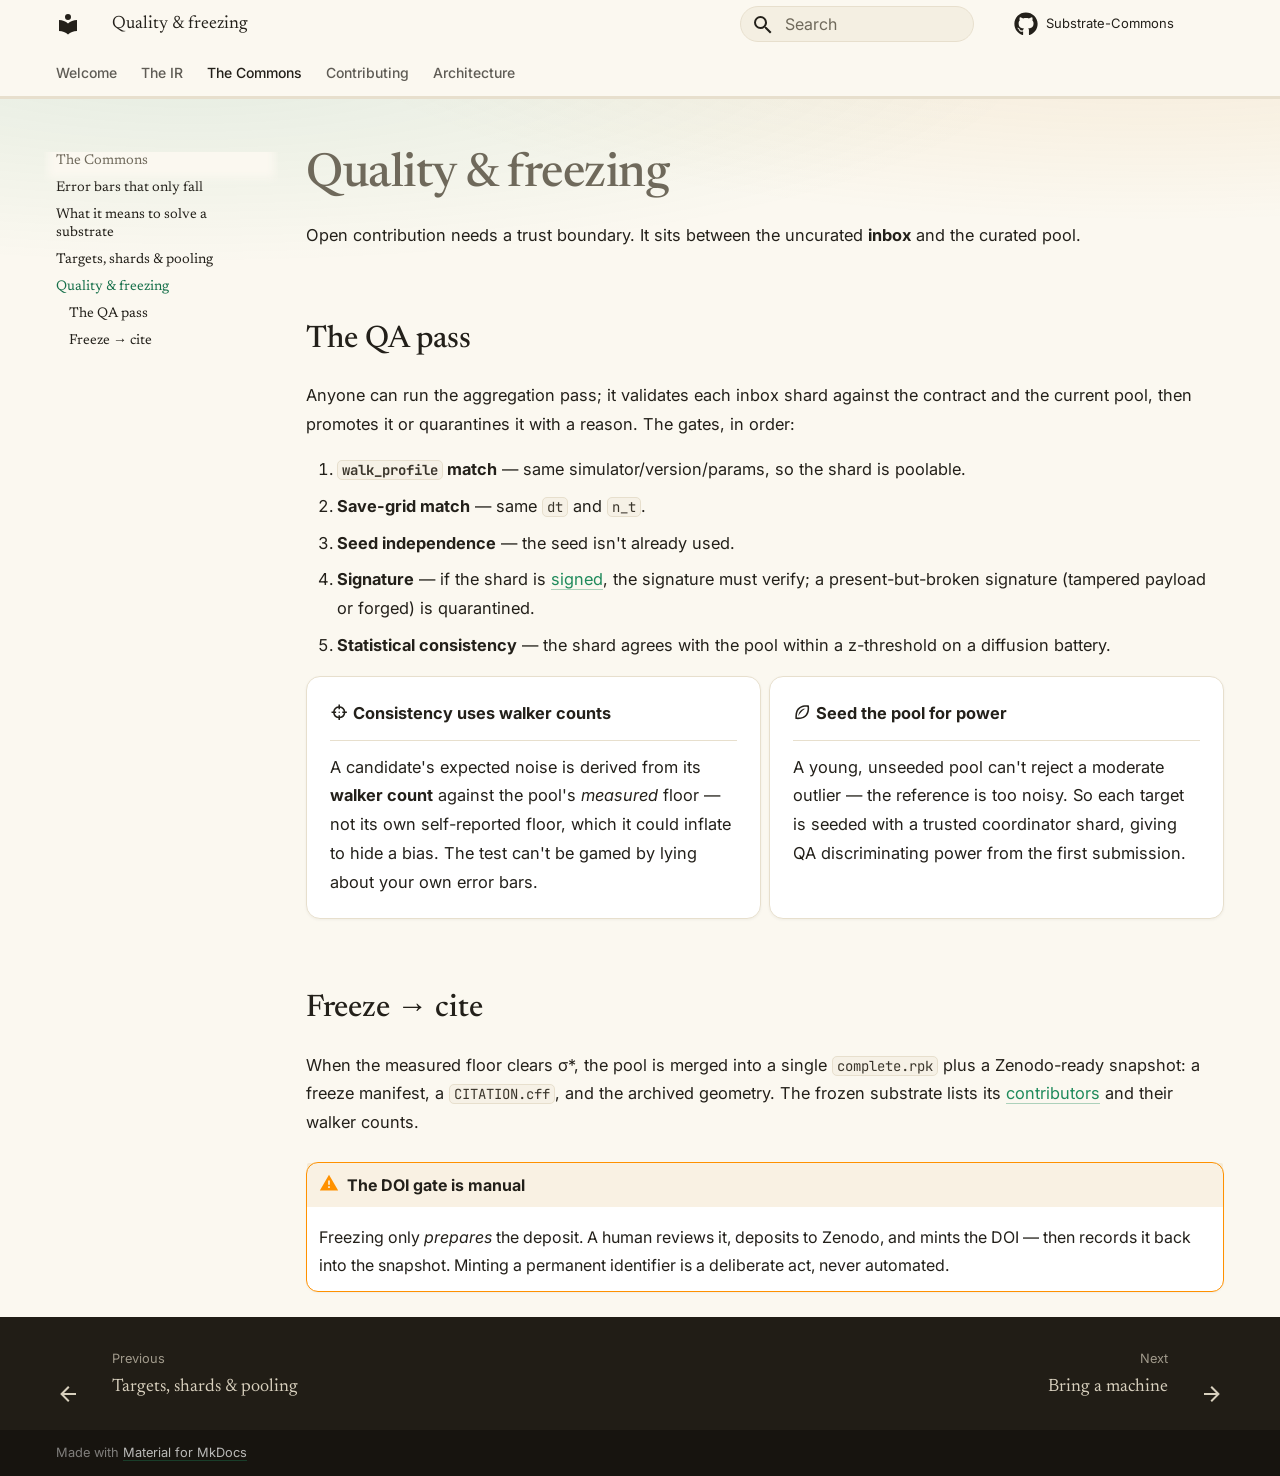
<file: commons/qa/index.html>
<!doctype html>
<html lang="en" class="no-js">
  <head>
    
      <meta charset="utf-8">
      <meta name="viewport" content="width=device-width,initial-scale=1">
      
        <meta name="description" content="A permanent, federated Monte-Carlo replay resource — one walk, every acquisition, freely shared.">
      
      
      
        <link rel="canonical" href="https://substrate-commons.github.io/commons/qa/">
      
      
        <link rel="prev" href="../pooling/">
      
      
        <link rel="next" href="../../contributing/">
      
      
        
      
      
      <link rel="icon" href="../../assets/images/favicon.png">
      <meta name="generator" content="mkdocs-1.6.1, mkdocs-material-9.7.7">
    
    
      
        <title>Quality & freezing - Substrate Commons</title>
      
    
    
      <link rel="stylesheet" href="../../assets/stylesheets/main.ec1eaa64.min.css">
      
        
        <link rel="stylesheet" href="../../assets/stylesheets/palette.ab4e12ef.min.css">
      
      


    
    
      
    
    
      
    
    
      <link rel="stylesheet" href="../../stylesheets/commons.css">
    
    <script>__md_scope=new URL("../..",location),__md_hash=e=>[...e].reduce(((e,_)=>(e<<5)-e+_.charCodeAt(0)),0),__md_get=(e,_=localStorage,t=__md_scope)=>JSON.parse(_.getItem(t.pathname+"."+e)),__md_set=(e,_,t=localStorage,a=__md_scope)=>{try{t.setItem(a.pathname+"."+e,JSON.stringify(_))}catch(e){}}</script>
    
      

    
    
  </head>
  
  
    
    
    
    
    
    <body dir="ltr" data-md-color-scheme="default" data-md-color-primary="custom" data-md-color-accent="custom">
  
    
    <input class="md-toggle" data-md-toggle="drawer" type="checkbox" id="__drawer" autocomplete="off">
    <input class="md-toggle" data-md-toggle="search" type="checkbox" id="__search" autocomplete="off">
    <label class="md-overlay" for="__drawer"></label>
    <div data-md-component="skip">
      
        
        <a href="#quality-freezing" class="md-skip">
          Skip to content
        </a>
      
    </div>
    <div data-md-component="announce">
      
    </div>
    
    
      

  

<header class="md-header md-header--shadow md-header--lifted" data-md-component="header">
  <nav class="md-header__inner md-grid" aria-label="Header">
    <a href="../.." title="Substrate Commons" class="md-header__button md-logo" aria-label="Substrate Commons" data-md-component="logo">
      
  
  <svg xmlns="http://www.w3.org/2000/svg" viewBox="0 0 24 24"><path d="M12 8a3 3 0 0 0 3-3 3 3 0 0 0-3-3 3 3 0 0 0-3 3 3 3 0 0 0 3 3m0 3.54C9.64 9.35 6.5 8 3 8v11c3.5 0 6.64 1.35 9 3.54 2.36-2.19 5.5-3.54 9-3.54V8c-3.5 0-6.64 1.35-9 3.54"/></svg>

    </a>
    <label class="md-header__button md-icon" for="__drawer">
      
      <svg xmlns="http://www.w3.org/2000/svg" viewBox="0 0 24 24"><path d="M3 6h18v2H3zm0 5h18v2H3zm0 5h18v2H3z"/></svg>
    </label>
    <div class="md-header__title" data-md-component="header-title">
      <div class="md-header__ellipsis">
        <div class="md-header__topic">
          <span class="md-ellipsis">
            Substrate Commons
          </span>
        </div>
        <div class="md-header__topic" data-md-component="header-topic">
          <span class="md-ellipsis">
            
              Quality & freezing
            
          </span>
        </div>
      </div>
    </div>
    
      
    
    
    
    
      
      
        <label class="md-header__button md-icon" for="__search">
          
          <svg xmlns="http://www.w3.org/2000/svg" viewBox="0 0 24 24"><path d="M9.5 3A6.5 6.5 0 0 1 16 9.5c0 1.61-.59 3.09-1.56 4.23l.27.27h.79l5 5-1.5 1.5-5-5v-.79l-.27-.27A6.52 6.52 0 0 1 9.5 16 6.5 6.5 0 0 1 3 9.5 6.5 6.5 0 0 1 9.5 3m0 2C7 5 5 7 5 9.5S7 14 9.5 14 14 12 14 9.5 12 5 9.5 5"/></svg>
        </label>
        <div class="md-search" data-md-component="search" role="dialog">
  <label class="md-search__overlay" for="__search"></label>
  <div class="md-search__inner" role="search">
    <form class="md-search__form" name="search">
      <input type="text" class="md-search__input" name="query" aria-label="Search" placeholder="Search" autocapitalize="off" autocorrect="off" autocomplete="off" spellcheck="false" data-md-component="search-query" required>
      <label class="md-search__icon md-icon" for="__search">
        
        <svg xmlns="http://www.w3.org/2000/svg" viewBox="0 0 24 24"><path d="M9.5 3A6.5 6.5 0 0 1 16 9.5c0 1.61-.59 3.09-1.56 4.23l.27.27h.79l5 5-1.5 1.5-5-5v-.79l-.27-.27A6.52 6.52 0 0 1 9.5 16 6.5 6.5 0 0 1 3 9.5 6.5 6.5 0 0 1 9.5 3m0 2C7 5 5 7 5 9.5S7 14 9.5 14 14 12 14 9.5 12 5 9.5 5"/></svg>
        
        <svg xmlns="http://www.w3.org/2000/svg" viewBox="0 0 24 24"><path d="M20 11v2H8l5.5 5.5-1.42 1.42L4.16 12l7.92-7.92L13.5 5.5 8 11z"/></svg>
      </label>
      <nav class="md-search__options" aria-label="Search">
        
        <button type="reset" class="md-search__icon md-icon" title="Clear" aria-label="Clear" tabindex="-1">
          
          <svg xmlns="http://www.w3.org/2000/svg" viewBox="0 0 24 24"><path d="M19 6.41 17.59 5 12 10.59 6.41 5 5 6.41 10.59 12 5 17.59 6.41 19 12 13.41 17.59 19 19 17.59 13.41 12z"/></svg>
        </button>
      </nav>
      
        <div class="md-search__suggest" data-md-component="search-suggest"></div>
      
    </form>
    <div class="md-search__output">
      <div class="md-search__scrollwrap" tabindex="0" data-md-scrollfix>
        <div class="md-search-result" data-md-component="search-result">
          <div class="md-search-result__meta">
            Initializing search
          </div>
          <ol class="md-search-result__list" role="presentation"></ol>
        </div>
      </div>
    </div>
  </div>
</div>
      
    
    
      <div class="md-header__source">
        <a href="https://github.com/Substrate-Commons" title="Go to repository" class="md-source" data-md-component="source">
  <div class="md-source__icon md-icon">
    
    <svg xmlns="http://www.w3.org/2000/svg" viewBox="0 0 512 512"><!--! Font Awesome Free 7.1.0 by @fontawesome - https://fontawesome.com License - https://fontawesome.com/license/free (Icons: CC BY 4.0, Fonts: SIL OFL 1.1, Code: MIT License) Copyright 2025 Fonticons, Inc.--><path d="M173.9 397.4c0 2-2.3 3.6-5.2 3.6-3.3.3-5.6-1.3-5.6-3.6 0-2 2.3-3.6 5.2-3.6 3-.3 5.6 1.3 5.6 3.6m-31.1-4.5c-.7 2 1.3 4.3 4.3 4.9 2.6 1 5.6 0 6.2-2s-1.3-4.3-4.3-5.2c-2.6-.7-5.5.3-6.2 2.3m44.2-1.7c-2.9.7-4.9 2.6-4.6 4.9.3 2 2.9 3.3 5.9 2.6 2.9-.7 4.9-2.6 4.6-4.6-.3-1.9-3-3.2-5.9-2.9M252.8 8C114.1 8 8 113.3 8 252c0 110.9 69.8 205.8 169.5 239.2 12.8 2.3 17.3-5.6 17.3-12.1 0-6.2-.3-40.4-.3-61.4 0 0-70 15-84.7-29.8 0 0-11.4-29.1-27.8-36.6 0 0-22.9-15.7 1.6-15.4 0 0 24.9 2 38.6 25.8 21.9 38.6 58.6 27.5 72.9 20.9 2.3-16 8.8-27.1 16-33.7-55.9-6.2-112.3-14.3-112.3-110.5 0-27.5 7.6-41.3 23.6-58.9-2.6-6.5-11.1-33.3 2.6-67.9 20.9-6.5 69 27 69 27 20-5.6 41.5-8.5 62.8-8.5s42.8 2.9 62.8 8.5c0 0 48.1-33.6 69-27 13.7 34.7 5.2 61.4 2.6 67.9 16 17.7 25.8 31.5 25.8 58.9 0 96.5-58.9 104.2-114.8 110.5 9.2 7.9 17 22.9 17 46.4 0 33.7-.3 75.4-.3 83.6 0 6.5 4.6 14.4 17.3 12.1C436.2 457.8 504 362.9 504 252 504 113.3 391.5 8 252.8 8M105.2 352.9c-1.3 1-1 3.3.7 5.2 1.6 1.6 3.9 2.3 5.2 1 1.3-1 1-3.3-.7-5.2-1.6-1.6-3.9-2.3-5.2-1m-10.8-8.1c-.7 1.3.3 2.9 2.3 3.9 1.6 1 3.6.7 4.3-.7.7-1.3-.3-2.9-2.3-3.9-2-.6-3.6-.3-4.3.7m32.4 35.6c-1.6 1.3-1 4.3 1.3 6.2 2.3 2.3 5.2 2.6 6.5 1 1.3-1.3.7-4.3-1.3-6.2-2.2-2.3-5.2-2.6-6.5-1m-11.4-14.7c-1.6 1-1.6 3.6 0 5.9s4.3 3.3 5.6 2.3c1.6-1.3 1.6-3.9 0-6.2-1.4-2.3-4-3.3-5.6-2"/></svg>
  </div>
  <div class="md-source__repository">
    Substrate-Commons
  </div>
</a>
      </div>
    
  </nav>
  
    
      
<nav class="md-tabs" aria-label="Tabs" data-md-component="tabs">
  <div class="md-grid">
    <ul class="md-tabs__list">
      
        
  
  
  
  
    <li class="md-tabs__item">
      <a href="../.." class="md-tabs__link">
        
  
  
    
  
  Welcome

      </a>
    </li>
  

      
        
  
  
  
  
    
    
      <li class="md-tabs__item">
        <a href="../../ir/" class="md-tabs__link">
          
  
  
  The IR

        </a>
      </li>
    
  

      
        
  
  
  
    
  
  
    
    
      <li class="md-tabs__item md-tabs__item--active">
        <a href="../" class="md-tabs__link">
          
  
  
  The Commons

        </a>
      </li>
    
  

      
        
  
  
  
  
    
    
      <li class="md-tabs__item">
        <a href="../../contributing/" class="md-tabs__link">
          
  
  
  Contributing

        </a>
      </li>
    
  

      
        
  
  
  
  
    <li class="md-tabs__item">
      <a href="../../architecture/" class="md-tabs__link">
        
  
  
    
  
  Architecture

      </a>
    </li>
  

      
    </ul>
  </div>
</nav>
    
  
</header>
    
    <div class="md-container" data-md-component="container">
      
      
        
      
      <main class="md-main" data-md-component="main">
        <div class="md-main__inner md-grid">
          
            
              
              <div class="md-sidebar md-sidebar--primary" data-md-component="sidebar" data-md-type="navigation" >
                <div class="md-sidebar__scrollwrap">
                  <div class="md-sidebar__inner">
                    


  


  

<nav class="md-nav md-nav--primary md-nav--lifted md-nav--integrated" aria-label="Navigation" data-md-level="0">
  <label class="md-nav__title" for="__drawer">
    <a href="../.." title="Substrate Commons" class="md-nav__button md-logo" aria-label="Substrate Commons" data-md-component="logo">
      
  
  <svg xmlns="http://www.w3.org/2000/svg" viewBox="0 0 24 24"><path d="M12 8a3 3 0 0 0 3-3 3 3 0 0 0-3-3 3 3 0 0 0-3 3 3 3 0 0 0 3 3m0 3.54C9.64 9.35 6.5 8 3 8v11c3.5 0 6.64 1.35 9 3.54 2.36-2.19 5.5-3.54 9-3.54V8c-3.5 0-6.64 1.35-9 3.54"/></svg>

    </a>
    Substrate Commons
  </label>
  
    <div class="md-nav__source">
      <a href="https://github.com/Substrate-Commons" title="Go to repository" class="md-source" data-md-component="source">
  <div class="md-source__icon md-icon">
    
    <svg xmlns="http://www.w3.org/2000/svg" viewBox="0 0 512 512"><!--! Font Awesome Free 7.1.0 by @fontawesome - https://fontawesome.com License - https://fontawesome.com/license/free (Icons: CC BY 4.0, Fonts: SIL OFL 1.1, Code: MIT License) Copyright 2025 Fonticons, Inc.--><path d="M173.9 397.4c0 2-2.3 3.6-5.2 3.6-3.3.3-5.6-1.3-5.6-3.6 0-2 2.3-3.6 5.2-3.6 3-.3 5.6 1.3 5.6 3.6m-31.1-4.5c-.7 2 1.3 4.3 4.3 4.9 2.6 1 5.6 0 6.2-2s-1.3-4.3-4.3-5.2c-2.6-.7-5.5.3-6.2 2.3m44.2-1.7c-2.9.7-4.9 2.6-4.6 4.9.3 2 2.9 3.3 5.9 2.6 2.9-.7 4.9-2.6 4.6-4.6-.3-1.9-3-3.2-5.9-2.9M252.8 8C114.1 8 8 113.3 8 252c0 110.9 69.8 205.8 169.5 239.2 12.8 2.3 17.3-5.6 17.3-12.1 0-6.2-.3-40.4-.3-61.4 0 0-70 15-84.7-29.8 0 0-11.4-29.1-27.8-36.6 0 0-22.9-15.7 1.6-15.4 0 0 24.9 2 38.6 25.8 21.9 38.6 58.6 27.5 72.9 20.9 2.3-16 8.8-27.1 16-33.7-55.9-6.2-112.3-14.3-112.3-110.5 0-27.5 7.6-41.3 23.6-58.9-2.6-6.5-11.1-33.3 2.6-67.9 20.9-6.5 69 27 69 27 20-5.6 41.5-8.5 62.8-8.5s42.8 2.9 62.8 8.5c0 0 48.1-33.6 69-27 13.7 34.7 5.2 61.4 2.6 67.9 16 17.7 25.8 31.5 25.8 58.9 0 96.5-58.9 104.2-114.8 110.5 9.2 7.9 17 22.9 17 46.4 0 33.7-.3 75.4-.3 83.6 0 6.5 4.6 14.4 17.3 12.1C436.2 457.8 504 362.9 504 252 504 113.3 391.5 8 252.8 8M105.2 352.9c-1.3 1-1 3.3.7 5.2 1.6 1.6 3.9 2.3 5.2 1 1.3-1 1-3.3-.7-5.2-1.6-1.6-3.9-2.3-5.2-1m-10.8-8.1c-.7 1.3.3 2.9 2.3 3.9 1.6 1 3.6.7 4.3-.7.7-1.3-.3-2.9-2.3-3.9-2-.6-3.6-.3-4.3.7m32.4 35.6c-1.6 1.3-1 4.3 1.3 6.2 2.3 2.3 5.2 2.6 6.5 1 1.3-1.3.7-4.3-1.3-6.2-2.2-2.3-5.2-2.6-6.5-1m-11.4-14.7c-1.6 1-1.6 3.6 0 5.9s4.3 3.3 5.6 2.3c1.6-1.3 1.6-3.9 0-6.2-1.4-2.3-4-3.3-5.6-2"/></svg>
  </div>
  <div class="md-source__repository">
    Substrate-Commons
  </div>
</a>
    </div>
  
  <ul class="md-nav__list" data-md-scrollfix>
    
      
      
  
  
  
  
    <li class="md-nav__item">
      <a href="../.." class="md-nav__link">
        
  
  
  <span class="md-ellipsis">
    
  
    Welcome
  

    
  </span>
  
  

      </a>
    </li>
  

    
      
      
  
  
  
  
    
    
    
    
      
      
        
      
    
    
    <li class="md-nav__item md-nav__item--nested">
      
        
        
        <input class="md-nav__toggle md-toggle " type="checkbox" id="__nav_2" >
        
          
          <label class="md-nav__link" for="__nav_2" id="__nav_2_label" tabindex="0">
            
  
  
  <span class="md-ellipsis">
    
  
    The IR
  

    
  </span>
  
  

            <span class="md-nav__icon md-icon"></span>
          </label>
        
        <nav class="md-nav" data-md-level="1" aria-labelledby="__nav_2_label" aria-expanded="false">
          <label class="md-nav__title" for="__nav_2">
            <span class="md-nav__icon md-icon"></span>
            
  
    The IR
  

          </label>
          <ul class="md-nav__list" data-md-scrollfix>
            
              
                
  
  
  
  
    <li class="md-nav__item">
      <a href="../../ir/" class="md-nav__link">
        
  
  
  <span class="md-ellipsis">
    
  
    One walk, every acquisition
  

    
  </span>
  
  

      </a>
    </li>
  

              
            
              
                
  
  
  
  
    <li class="md-nav__item">
      <a href="../../ir/tiers/" class="md-nav__link">
        
  
  
  <span class="md-ellipsis">
    
  
    Capability tiers (C0–C4)
  

    
  </span>
  
  

      </a>
    </li>
  

              
            
              
                
  
  
  
  
    <li class="md-nav__item">
      <a href="../../ir/invariant/" class="md-nav__link">
        
  
  
  <span class="md-ellipsis">
    
  
    The replay invariant
  

    
  </span>
  
  

      </a>
    </li>
  

              
            
          </ul>
        </nav>
      
    </li>
  

    
      
      
  
  
    
  
  
  
    
    
    
    
      
        
        
      
      
        
      
    
    
    <li class="md-nav__item md-nav__item--active md-nav__item--section md-nav__item--nested">
      
        
        
        <input class="md-nav__toggle md-toggle " type="checkbox" id="__nav_3" checked>
        
          
          <label class="md-nav__link" for="__nav_3" id="__nav_3_label" tabindex="">
            
  
  
  <span class="md-ellipsis">
    
  
    The Commons
  

    
  </span>
  
  

            <span class="md-nav__icon md-icon"></span>
          </label>
        
        <nav class="md-nav" data-md-level="1" aria-labelledby="__nav_3_label" aria-expanded="true">
          <label class="md-nav__title" for="__nav_3">
            <span class="md-nav__icon md-icon"></span>
            
  
    The Commons
  

          </label>
          <ul class="md-nav__list" data-md-scrollfix>
            
              
                
  
  
  
  
    <li class="md-nav__item">
      <a href="../" class="md-nav__link">
        
  
  
  <span class="md-ellipsis">
    
  
    Error bars that only fall
  

    
  </span>
  
  

      </a>
    </li>
  

              
            
              
                
  
  
  
  
    <li class="md-nav__item">
      <a href="../solved/" class="md-nav__link">
        
  
  
  <span class="md-ellipsis">
    
  
    What it means to solve a substrate
  

    
  </span>
  
  

      </a>
    </li>
  

              
            
              
                
  
  
  
  
    <li class="md-nav__item">
      <a href="../pooling/" class="md-nav__link">
        
  
  
  <span class="md-ellipsis">
    
  
    Targets, shards & pooling
  

    
  </span>
  
  

      </a>
    </li>
  

              
            
              
                
  
  
    
  
  
  
    <li class="md-nav__item md-nav__item--active">
      
      <input class="md-nav__toggle md-toggle" type="checkbox" id="__toc">
      
      
        
      
      
        <label class="md-nav__link md-nav__link--active" for="__toc">
          
  
  
  <span class="md-ellipsis">
    
  
    Quality & freezing
  

    
  </span>
  
  

          <span class="md-nav__icon md-icon"></span>
        </label>
      
      <a href="./" class="md-nav__link md-nav__link--active">
        
  
  
  <span class="md-ellipsis">
    
  
    Quality & freezing
  

    
  </span>
  
  

      </a>
      
        

<nav class="md-nav md-nav--secondary" aria-label="Table of contents">
  
  
  
    
  
  
    <label class="md-nav__title" for="__toc">
      <span class="md-nav__icon md-icon"></span>
      Table of contents
    </label>
    <ul class="md-nav__list" data-md-component="toc" data-md-scrollfix>
      
        <li class="md-nav__item">
  <a href="#the-qa-pass" class="md-nav__link">
    <span class="md-ellipsis">
      
        The QA pass
      
    </span>
  </a>
  
</li>
      
        <li class="md-nav__item">
  <a href="#freeze-cite" class="md-nav__link">
    <span class="md-ellipsis">
      
        Freeze → cite
      
    </span>
  </a>
  
</li>
      
    </ul>
  
</nav>
      
    </li>
  

              
            
          </ul>
        </nav>
      
    </li>
  

    
      
      
  
  
  
  
    
    
    
    
      
      
        
      
    
    
    <li class="md-nav__item md-nav__item--nested">
      
        
        
        <input class="md-nav__toggle md-toggle " type="checkbox" id="__nav_4" >
        
          
          <label class="md-nav__link" for="__nav_4" id="__nav_4_label" tabindex="0">
            
  
  
  <span class="md-ellipsis">
    
  
    Contributing
  

    
  </span>
  
  

            <span class="md-nav__icon md-icon"></span>
          </label>
        
        <nav class="md-nav" data-md-level="1" aria-labelledby="__nav_4_label" aria-expanded="false">
          <label class="md-nav__title" for="__nav_4">
            <span class="md-nav__icon md-icon"></span>
            
  
    Contributing
  

          </label>
          <ul class="md-nav__list" data-md-scrollfix>
            
              
                
  
  
  
  
    <li class="md-nav__item">
      <a href="../../contributing/" class="md-nav__link">
        
  
  
  <span class="md-ellipsis">
    
  
    Bring a machine
  

    
  </span>
  
  

      </a>
    </li>
  

              
            
              
                
  
  
  
  
    <li class="md-nav__item">
      <a href="../../contributing/signing/" class="md-nav__link">
        
  
  
  <span class="md-ellipsis">
    
  
    Signed shards & your receipt
  

    
  </span>
  
  

      </a>
    </li>
  

              
            
              
                
  
  
  
  
    <li class="md-nav__item">
      <a href="../../contributing/registry/" class="md-nav__link">
        
  
  
  <span class="md-ellipsis">
    
  
    Claim your key
  

    
  </span>
  
  

      </a>
    </li>
  

              
            
          </ul>
        </nav>
      
    </li>
  

    
      
      
  
  
  
  
    <li class="md-nav__item">
      <a href="../../architecture/" class="md-nav__link">
        
  
  
  <span class="md-ellipsis">
    
  
    Architecture
  

    
  </span>
  
  

      </a>
    </li>
  

    
  </ul>
</nav>
                  </div>
                </div>
              </div>
            
            
          
          
            <div class="md-content" data-md-component="content">
              
              <article class="md-content__inner md-typeset">
                
                  


  
  


<h1 id="quality-freezing">Quality &amp; freezing</h1>
<p>Open contribution needs a trust boundary. It sits between the uncurated <strong>inbox</strong> and the curated pool.</p>
<h2 id="the-qa-pass">The QA pass</h2>
<p>Anyone can run the aggregation pass; it validates each inbox shard against the contract and the current
pool, then promotes it or quarantines it with a reason. The gates, in order:</p>
<ol>
<li><strong><code>walk_profile</code> match</strong> — same simulator/version/params, so the shard is poolable.</li>
<li><strong>Save-grid match</strong> — same <code>dt</code> and <code>n_t</code>.</li>
<li><strong>Seed independence</strong> — the seed isn't already used.</li>
<li><strong>Signature</strong> — if the shard is <a href="../../contributing/signing/">signed</a>, the signature must verify; a
   present-but-broken signature (tampered payload or forged) is quarantined.</li>
<li><strong>Statistical consistency</strong> — the shard agrees with the pool within a z-threshold on a diffusion
   battery.</li>
</ol>
<div class="grid cards">
<ul>
<li>
<p><span class="twemoji"><svg xmlns="http://www.w3.org/2000/svg" viewBox="0 0 24 24"><path d="M11 2v2.07A8 8 0 0 0 4.07 11H2v2h2.07A8 8 0 0 0 11 19.93V22h2v-2.07A8 8 0 0 0 19.93 13H22v-2h-2.07A8 8 0 0 0 13 4.07V2m-2 4.08V8h2V6.09c2.5.41 4.5 2.41 4.92 4.91H16v2h1.91c-.41 2.5-2.41 4.5-4.91 4.92V16h-2v1.91C8.5 17.5 6.5 15.5 6.08 13H8v-2H6.09C6.5 8.5 8.5 6.5 11 6.08M12 11a1 1 0 0 0-1 1 1 1 0 0 0 1 1 1 1 0 0 0 1-1 1 1 0 0 0-1-1"/></svg></span> <strong>Consistency uses walker counts</strong></p>
<hr />
<p>A candidate's expected noise is derived from its <strong>walker count</strong> against the pool's <em>measured</em> floor —
not its own self-reported floor, which it could inflate to hide a bias. The test can't be gamed by
lying about your own error bars.</p>
</li>
<li>
<p><span class="twemoji"><svg xmlns="http://www.w3.org/2000/svg" viewBox="0 0 24 24"><path d="M17.2 5c.6 0 1.2 0 1.7.1.2 2.3.2 6.9-2.5 10.1-2 2.5-5.4 3.8-10 3.8H5.1c-.2-4.6.7-8.2 2.8-10.5C10.4 5.6 14.4 5 17.2 5m0-2c-5.5 0-15.6 2.1-14 17.8 1.1.1 2.2.2 3.2.2C24.3 21 20.7 3.3 20.7 3.3S19.3 3 17.2 3M17 7C7 7 7 17 7 17 11 9 17 7 17 7"/></svg></span> <strong>Seed the pool for power</strong></p>
<hr />
<p>A young, unseeded pool can't reject a moderate outlier — the reference is too noisy. So each target is
seeded with a trusted coordinator shard, giving QA discriminating power from the first submission.</p>
</li>
</ul>
</div>
<h2 id="freeze-cite">Freeze → cite</h2>
<p>When the measured floor clears σ*, the pool is merged into a single <code>complete.rpk</code> plus a Zenodo-ready
snapshot: a freeze manifest, a <code>CITATION.cff</code>, and the archived geometry. The frozen substrate lists its
<a href="../../contributing/signing/">contributors</a> and their walker counts.</p>
<div class="admonition warning">
<p class="admonition-title">The DOI gate is manual</p>
<p>Freezing only <em>prepares</em> the deposit. A human reviews it, deposits to Zenodo, and mints the DOI — then
records it back into the snapshot. Minting a permanent identifier is a deliberate act, never automated.</p>
</div>












                
              </article>
            </div>
          
          
<script>var target=document.getElementById(location.hash.slice(1));target&&target.name&&(target.checked=target.name.startsWith("__tabbed_"))</script>
        </div>
        
          <button type="button" class="md-top md-icon" data-md-component="top" hidden>
  
  <svg xmlns="http://www.w3.org/2000/svg" viewBox="0 0 24 24"><path d="M13 20h-2V8l-5.5 5.5-1.42-1.42L12 4.16l7.92 7.92-1.42 1.42L13 8z"/></svg>
  Back to top
</button>
        
      </main>
      
        <footer class="md-footer">
  
    
      
      <nav class="md-footer__inner md-grid" aria-label="Footer" >
        
          
          <a href="../pooling/" class="md-footer__link md-footer__link--prev" aria-label="Previous: Targets, shards &amp; pooling">
            <div class="md-footer__button md-icon">
              
              <svg xmlns="http://www.w3.org/2000/svg" viewBox="0 0 24 24"><path d="M20 11v2H8l5.5 5.5-1.42 1.42L4.16 12l7.92-7.92L13.5 5.5 8 11z"/></svg>
            </div>
            <div class="md-footer__title">
              <span class="md-footer__direction">
                Previous
              </span>
              <div class="md-ellipsis">
                Targets, shards & pooling
              </div>
            </div>
          </a>
        
        
          
          <a href="../../contributing/" class="md-footer__link md-footer__link--next" aria-label="Next: Bring a machine">
            <div class="md-footer__title">
              <span class="md-footer__direction">
                Next
              </span>
              <div class="md-ellipsis">
                Bring a machine
              </div>
            </div>
            <div class="md-footer__button md-icon">
              
              <svg xmlns="http://www.w3.org/2000/svg" viewBox="0 0 24 24"><path d="M4 11v2h12l-5.5 5.5 1.42 1.42L19.84 12l-7.92-7.92L10.5 5.5 16 11z"/></svg>
            </div>
          </a>
        
      </nav>
    
  
  <div class="md-footer-meta md-typeset">
    <div class="md-footer-meta__inner md-grid">
      <div class="md-copyright">
  
  
    Made with
    <a href="https://squidfunk.github.io/mkdocs-material/" target="_blank" rel="noopener">
      Material for MkDocs
    </a>
  
</div>
      
    </div>
  </div>
</footer>
      
    </div>
    <div class="md-dialog" data-md-component="dialog">
      <div class="md-dialog__inner md-typeset"></div>
    </div>
    
    
    
      
      
      <script id="__config" type="application/json">{"annotate": null, "base": "../..", "features": ["navigation.tabs", "navigation.tabs.sticky", "navigation.sections", "navigation.top", "navigation.instant", "navigation.footer", "toc.integrate", "content.code.copy", "search.suggest"], "search": "../../assets/javascripts/workers/search.2c215733.min.js", "tags": null, "translations": {"clipboard.copied": "Copied to clipboard", "clipboard.copy": "Copy to clipboard", "search.result.more.one": "1 more on this page", "search.result.more.other": "# more on this page", "search.result.none": "No matching documents", "search.result.one": "1 matching document", "search.result.other": "# matching documents", "search.result.placeholder": "Type to start searching", "search.result.term.missing": "Missing", "select.version": "Select version"}, "version": null}</script>
    
    
      <script src="../../assets/javascripts/bundle.d7400e89.min.js"></script>
      
    
  </body>
</html>
</file>
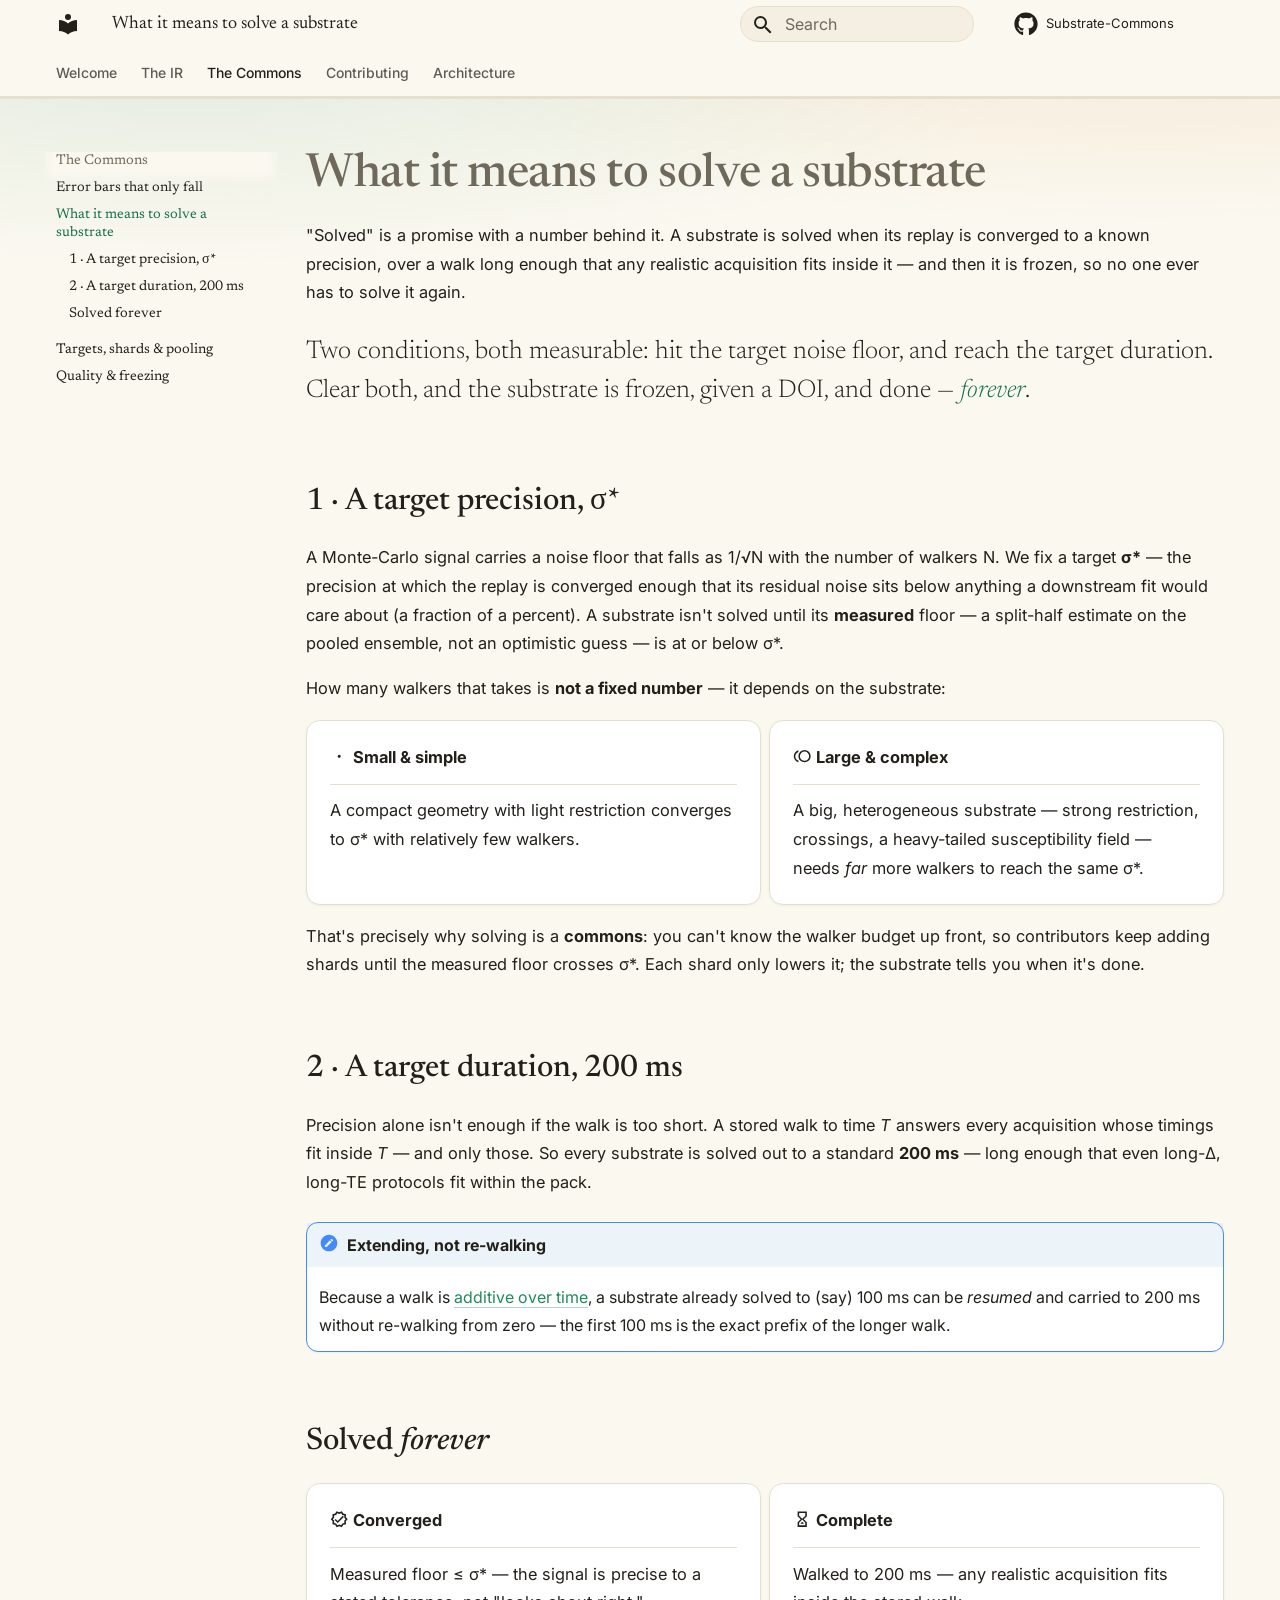
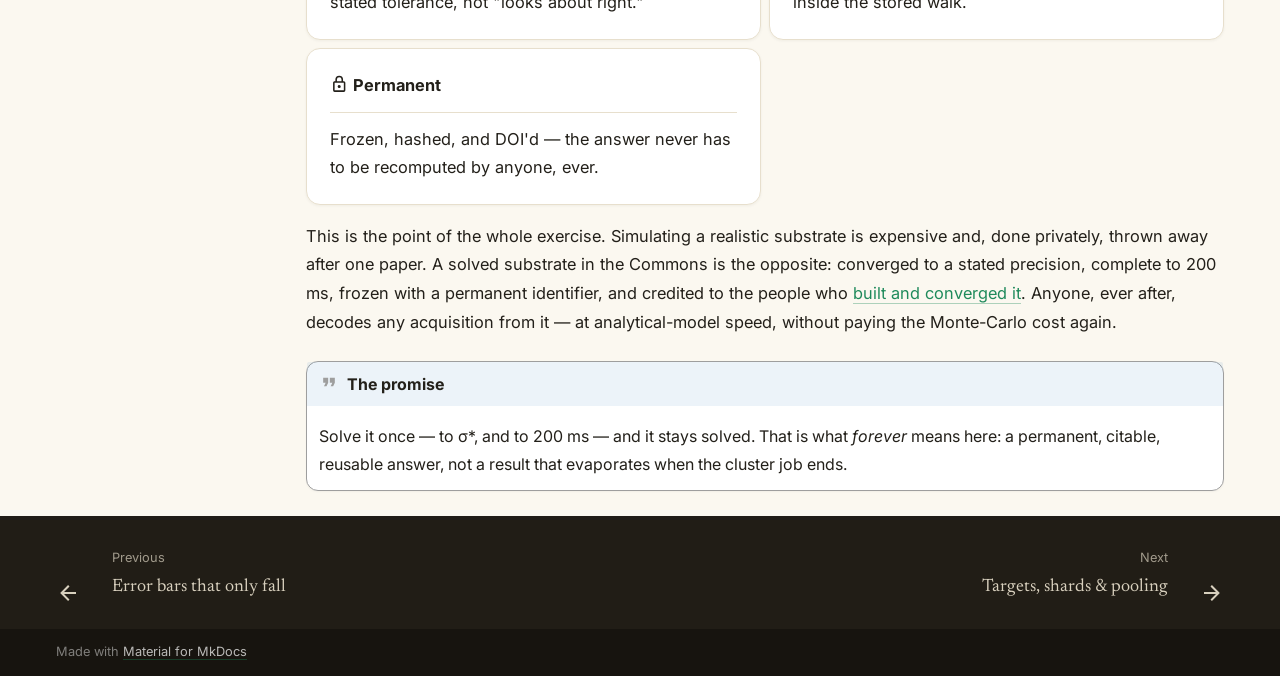
<file: commons/solved/index.html>
<!doctype html>
<html lang="en" class="no-js">
  <head>
    
      <meta charset="utf-8">
      <meta name="viewport" content="width=device-width,initial-scale=1">
      
        <meta name="description" content="A permanent, federated Monte-Carlo replay resource — one walk, every acquisition, freely shared.">
      
      
      
        <link rel="canonical" href="https://substrate-commons.github.io/commons/solved/">
      
      
        <link rel="prev" href="../">
      
      
        <link rel="next" href="../pooling/">
      
      
        
      
      
      <link rel="icon" href="../../assets/images/favicon.png">
      <meta name="generator" content="mkdocs-1.6.1, mkdocs-material-9.7.7">
    
    
      
        <title>What it means to solve a substrate - Substrate Commons</title>
      
    
    
      <link rel="stylesheet" href="../../assets/stylesheets/main.ec1eaa64.min.css">
      
        
        <link rel="stylesheet" href="../../assets/stylesheets/palette.ab4e12ef.min.css">
      
      


    
    
      
    
    
      
    
    
      <link rel="stylesheet" href="../../stylesheets/commons.css">
    
    <script>__md_scope=new URL("../..",location),__md_hash=e=>[...e].reduce(((e,_)=>(e<<5)-e+_.charCodeAt(0)),0),__md_get=(e,_=localStorage,t=__md_scope)=>JSON.parse(_.getItem(t.pathname+"."+e)),__md_set=(e,_,t=localStorage,a=__md_scope)=>{try{t.setItem(a.pathname+"."+e,JSON.stringify(_))}catch(e){}}</script>
    
      

    
    
  </head>
  
  
    
    
    
    
    
    <body dir="ltr" data-md-color-scheme="default" data-md-color-primary="custom" data-md-color-accent="custom">
  
    
    <input class="md-toggle" data-md-toggle="drawer" type="checkbox" id="__drawer" autocomplete="off">
    <input class="md-toggle" data-md-toggle="search" type="checkbox" id="__search" autocomplete="off">
    <label class="md-overlay" for="__drawer"></label>
    <div data-md-component="skip">
      
        
        <a href="#what-it-means-to-solve-a-substrate" class="md-skip">
          Skip to content
        </a>
      
    </div>
    <div data-md-component="announce">
      
    </div>
    
    
      

  

<header class="md-header md-header--shadow md-header--lifted" data-md-component="header">
  <nav class="md-header__inner md-grid" aria-label="Header">
    <a href="../.." title="Substrate Commons" class="md-header__button md-logo" aria-label="Substrate Commons" data-md-component="logo">
      
  
  <svg xmlns="http://www.w3.org/2000/svg" viewBox="0 0 24 24"><path d="M12 8a3 3 0 0 0 3-3 3 3 0 0 0-3-3 3 3 0 0 0-3 3 3 3 0 0 0 3 3m0 3.54C9.64 9.35 6.5 8 3 8v11c3.5 0 6.64 1.35 9 3.54 2.36-2.19 5.5-3.54 9-3.54V8c-3.5 0-6.64 1.35-9 3.54"/></svg>

    </a>
    <label class="md-header__button md-icon" for="__drawer">
      
      <svg xmlns="http://www.w3.org/2000/svg" viewBox="0 0 24 24"><path d="M3 6h18v2H3zm0 5h18v2H3zm0 5h18v2H3z"/></svg>
    </label>
    <div class="md-header__title" data-md-component="header-title">
      <div class="md-header__ellipsis">
        <div class="md-header__topic">
          <span class="md-ellipsis">
            Substrate Commons
          </span>
        </div>
        <div class="md-header__topic" data-md-component="header-topic">
          <span class="md-ellipsis">
            
              What it means to solve a substrate
            
          </span>
        </div>
      </div>
    </div>
    
      
    
    
    
    
      
      
        <label class="md-header__button md-icon" for="__search">
          
          <svg xmlns="http://www.w3.org/2000/svg" viewBox="0 0 24 24"><path d="M9.5 3A6.5 6.5 0 0 1 16 9.5c0 1.61-.59 3.09-1.56 4.23l.27.27h.79l5 5-1.5 1.5-5-5v-.79l-.27-.27A6.52 6.52 0 0 1 9.5 16 6.5 6.5 0 0 1 3 9.5 6.5 6.5 0 0 1 9.5 3m0 2C7 5 5 7 5 9.5S7 14 9.5 14 14 12 14 9.5 12 5 9.5 5"/></svg>
        </label>
        <div class="md-search" data-md-component="search" role="dialog">
  <label class="md-search__overlay" for="__search"></label>
  <div class="md-search__inner" role="search">
    <form class="md-search__form" name="search">
      <input type="text" class="md-search__input" name="query" aria-label="Search" placeholder="Search" autocapitalize="off" autocorrect="off" autocomplete="off" spellcheck="false" data-md-component="search-query" required>
      <label class="md-search__icon md-icon" for="__search">
        
        <svg xmlns="http://www.w3.org/2000/svg" viewBox="0 0 24 24"><path d="M9.5 3A6.5 6.5 0 0 1 16 9.5c0 1.61-.59 3.09-1.56 4.23l.27.27h.79l5 5-1.5 1.5-5-5v-.79l-.27-.27A6.52 6.52 0 0 1 9.5 16 6.5 6.5 0 0 1 3 9.5 6.5 6.5 0 0 1 9.5 3m0 2C7 5 5 7 5 9.5S7 14 9.5 14 14 12 14 9.5 12 5 9.5 5"/></svg>
        
        <svg xmlns="http://www.w3.org/2000/svg" viewBox="0 0 24 24"><path d="M20 11v2H8l5.5 5.5-1.42 1.42L4.16 12l7.92-7.92L13.5 5.5 8 11z"/></svg>
      </label>
      <nav class="md-search__options" aria-label="Search">
        
        <button type="reset" class="md-search__icon md-icon" title="Clear" aria-label="Clear" tabindex="-1">
          
          <svg xmlns="http://www.w3.org/2000/svg" viewBox="0 0 24 24"><path d="M19 6.41 17.59 5 12 10.59 6.41 5 5 6.41 10.59 12 5 17.59 6.41 19 12 13.41 17.59 19 19 17.59 13.41 12z"/></svg>
        </button>
      </nav>
      
        <div class="md-search__suggest" data-md-component="search-suggest"></div>
      
    </form>
    <div class="md-search__output">
      <div class="md-search__scrollwrap" tabindex="0" data-md-scrollfix>
        <div class="md-search-result" data-md-component="search-result">
          <div class="md-search-result__meta">
            Initializing search
          </div>
          <ol class="md-search-result__list" role="presentation"></ol>
        </div>
      </div>
    </div>
  </div>
</div>
      
    
    
      <div class="md-header__source">
        <a href="https://github.com/Substrate-Commons" title="Go to repository" class="md-source" data-md-component="source">
  <div class="md-source__icon md-icon">
    
    <svg xmlns="http://www.w3.org/2000/svg" viewBox="0 0 512 512"><!--! Font Awesome Free 7.1.0 by @fontawesome - https://fontawesome.com License - https://fontawesome.com/license/free (Icons: CC BY 4.0, Fonts: SIL OFL 1.1, Code: MIT License) Copyright 2025 Fonticons, Inc.--><path d="M173.9 397.4c0 2-2.3 3.6-5.2 3.6-3.3.3-5.6-1.3-5.6-3.6 0-2 2.3-3.6 5.2-3.6 3-.3 5.6 1.3 5.6 3.6m-31.1-4.5c-.7 2 1.3 4.3 4.3 4.9 2.6 1 5.6 0 6.2-2s-1.3-4.3-4.3-5.2c-2.6-.7-5.5.3-6.2 2.3m44.2-1.7c-2.9.7-4.9 2.6-4.6 4.9.3 2 2.9 3.3 5.9 2.6 2.9-.7 4.9-2.6 4.6-4.6-.3-1.9-3-3.2-5.9-2.9M252.8 8C114.1 8 8 113.3 8 252c0 110.9 69.8 205.8 169.5 239.2 12.8 2.3 17.3-5.6 17.3-12.1 0-6.2-.3-40.4-.3-61.4 0 0-70 15-84.7-29.8 0 0-11.4-29.1-27.8-36.6 0 0-22.9-15.7 1.6-15.4 0 0 24.9 2 38.6 25.8 21.9 38.6 58.6 27.5 72.9 20.9 2.3-16 8.8-27.1 16-33.7-55.9-6.2-112.3-14.3-112.3-110.5 0-27.5 7.6-41.3 23.6-58.9-2.6-6.5-11.1-33.3 2.6-67.9 20.9-6.5 69 27 69 27 20-5.6 41.5-8.5 62.8-8.5s42.8 2.9 62.8 8.5c0 0 48.1-33.6 69-27 13.7 34.7 5.2 61.4 2.6 67.9 16 17.7 25.8 31.5 25.8 58.9 0 96.5-58.9 104.2-114.8 110.5 9.2 7.9 17 22.9 17 46.4 0 33.7-.3 75.4-.3 83.6 0 6.5 4.6 14.4 17.3 12.1C436.2 457.8 504 362.9 504 252 504 113.3 391.5 8 252.8 8M105.2 352.9c-1.3 1-1 3.3.7 5.2 1.6 1.6 3.9 2.3 5.2 1 1.3-1 1-3.3-.7-5.2-1.6-1.6-3.9-2.3-5.2-1m-10.8-8.1c-.7 1.3.3 2.9 2.3 3.9 1.6 1 3.6.7 4.3-.7.7-1.3-.3-2.9-2.3-3.9-2-.6-3.6-.3-4.3.7m32.4 35.6c-1.6 1.3-1 4.3 1.3 6.2 2.3 2.3 5.2 2.6 6.5 1 1.3-1.3.7-4.3-1.3-6.2-2.2-2.3-5.2-2.6-6.5-1m-11.4-14.7c-1.6 1-1.6 3.6 0 5.9s4.3 3.3 5.6 2.3c1.6-1.3 1.6-3.9 0-6.2-1.4-2.3-4-3.3-5.6-2"/></svg>
  </div>
  <div class="md-source__repository">
    Substrate-Commons
  </div>
</a>
      </div>
    
  </nav>
  
    
      
<nav class="md-tabs" aria-label="Tabs" data-md-component="tabs">
  <div class="md-grid">
    <ul class="md-tabs__list">
      
        
  
  
  
  
    <li class="md-tabs__item">
      <a href="../.." class="md-tabs__link">
        
  
  
    
  
  Welcome

      </a>
    </li>
  

      
        
  
  
  
  
    
    
      <li class="md-tabs__item">
        <a href="../../ir/" class="md-tabs__link">
          
  
  
  The IR

        </a>
      </li>
    
  

      
        
  
  
  
    
  
  
    
    
      <li class="md-tabs__item md-tabs__item--active">
        <a href="../" class="md-tabs__link">
          
  
  
  The Commons

        </a>
      </li>
    
  

      
        
  
  
  
  
    
    
      <li class="md-tabs__item">
        <a href="../../contributing/" class="md-tabs__link">
          
  
  
  Contributing

        </a>
      </li>
    
  

      
        
  
  
  
  
    <li class="md-tabs__item">
      <a href="../../architecture/" class="md-tabs__link">
        
  
  
    
  
  Architecture

      </a>
    </li>
  

      
    </ul>
  </div>
</nav>
    
  
</header>
    
    <div class="md-container" data-md-component="container">
      
      
        
      
      <main class="md-main" data-md-component="main">
        <div class="md-main__inner md-grid">
          
            
              
              <div class="md-sidebar md-sidebar--primary" data-md-component="sidebar" data-md-type="navigation" >
                <div class="md-sidebar__scrollwrap">
                  <div class="md-sidebar__inner">
                    


  


  

<nav class="md-nav md-nav--primary md-nav--lifted md-nav--integrated" aria-label="Navigation" data-md-level="0">
  <label class="md-nav__title" for="__drawer">
    <a href="../.." title="Substrate Commons" class="md-nav__button md-logo" aria-label="Substrate Commons" data-md-component="logo">
      
  
  <svg xmlns="http://www.w3.org/2000/svg" viewBox="0 0 24 24"><path d="M12 8a3 3 0 0 0 3-3 3 3 0 0 0-3-3 3 3 0 0 0-3 3 3 3 0 0 0 3 3m0 3.54C9.64 9.35 6.5 8 3 8v11c3.5 0 6.64 1.35 9 3.54 2.36-2.19 5.5-3.54 9-3.54V8c-3.5 0-6.64 1.35-9 3.54"/></svg>

    </a>
    Substrate Commons
  </label>
  
    <div class="md-nav__source">
      <a href="https://github.com/Substrate-Commons" title="Go to repository" class="md-source" data-md-component="source">
  <div class="md-source__icon md-icon">
    
    <svg xmlns="http://www.w3.org/2000/svg" viewBox="0 0 512 512"><!--! Font Awesome Free 7.1.0 by @fontawesome - https://fontawesome.com License - https://fontawesome.com/license/free (Icons: CC BY 4.0, Fonts: SIL OFL 1.1, Code: MIT License) Copyright 2025 Fonticons, Inc.--><path d="M173.9 397.4c0 2-2.3 3.6-5.2 3.6-3.3.3-5.6-1.3-5.6-3.6 0-2 2.3-3.6 5.2-3.6 3-.3 5.6 1.3 5.6 3.6m-31.1-4.5c-.7 2 1.3 4.3 4.3 4.9 2.6 1 5.6 0 6.2-2s-1.3-4.3-4.3-5.2c-2.6-.7-5.5.3-6.2 2.3m44.2-1.7c-2.9.7-4.9 2.6-4.6 4.9.3 2 2.9 3.3 5.9 2.6 2.9-.7 4.9-2.6 4.6-4.6-.3-1.9-3-3.2-5.9-2.9M252.8 8C114.1 8 8 113.3 8 252c0 110.9 69.8 205.8 169.5 239.2 12.8 2.3 17.3-5.6 17.3-12.1 0-6.2-.3-40.4-.3-61.4 0 0-70 15-84.7-29.8 0 0-11.4-29.1-27.8-36.6 0 0-22.9-15.7 1.6-15.4 0 0 24.9 2 38.6 25.8 21.9 38.6 58.6 27.5 72.9 20.9 2.3-16 8.8-27.1 16-33.7-55.9-6.2-112.3-14.3-112.3-110.5 0-27.5 7.6-41.3 23.6-58.9-2.6-6.5-11.1-33.3 2.6-67.9 20.9-6.5 69 27 69 27 20-5.6 41.5-8.5 62.8-8.5s42.8 2.9 62.8 8.5c0 0 48.1-33.6 69-27 13.7 34.7 5.2 61.4 2.6 67.9 16 17.7 25.8 31.5 25.8 58.9 0 96.5-58.9 104.2-114.8 110.5 9.2 7.9 17 22.9 17 46.4 0 33.7-.3 75.4-.3 83.6 0 6.5 4.6 14.4 17.3 12.1C436.2 457.8 504 362.9 504 252 504 113.3 391.5 8 252.8 8M105.2 352.9c-1.3 1-1 3.3.7 5.2 1.6 1.6 3.9 2.3 5.2 1 1.3-1 1-3.3-.7-5.2-1.6-1.6-3.9-2.3-5.2-1m-10.8-8.1c-.7 1.3.3 2.9 2.3 3.9 1.6 1 3.6.7 4.3-.7.7-1.3-.3-2.9-2.3-3.9-2-.6-3.6-.3-4.3.7m32.4 35.6c-1.6 1.3-1 4.3 1.3 6.2 2.3 2.3 5.2 2.6 6.5 1 1.3-1.3.7-4.3-1.3-6.2-2.2-2.3-5.2-2.6-6.5-1m-11.4-14.7c-1.6 1-1.6 3.6 0 5.9s4.3 3.3 5.6 2.3c1.6-1.3 1.6-3.9 0-6.2-1.4-2.3-4-3.3-5.6-2"/></svg>
  </div>
  <div class="md-source__repository">
    Substrate-Commons
  </div>
</a>
    </div>
  
  <ul class="md-nav__list" data-md-scrollfix>
    
      
      
  
  
  
  
    <li class="md-nav__item">
      <a href="../.." class="md-nav__link">
        
  
  
  <span class="md-ellipsis">
    
  
    Welcome
  

    
  </span>
  
  

      </a>
    </li>
  

    
      
      
  
  
  
  
    
    
    
    
      
      
        
      
    
    
    <li class="md-nav__item md-nav__item--nested">
      
        
        
        <input class="md-nav__toggle md-toggle " type="checkbox" id="__nav_2" >
        
          
          <label class="md-nav__link" for="__nav_2" id="__nav_2_label" tabindex="0">
            
  
  
  <span class="md-ellipsis">
    
  
    The IR
  

    
  </span>
  
  

            <span class="md-nav__icon md-icon"></span>
          </label>
        
        <nav class="md-nav" data-md-level="1" aria-labelledby="__nav_2_label" aria-expanded="false">
          <label class="md-nav__title" for="__nav_2">
            <span class="md-nav__icon md-icon"></span>
            
  
    The IR
  

          </label>
          <ul class="md-nav__list" data-md-scrollfix>
            
              
                
  
  
  
  
    <li class="md-nav__item">
      <a href="../../ir/" class="md-nav__link">
        
  
  
  <span class="md-ellipsis">
    
  
    One walk, every acquisition
  

    
  </span>
  
  

      </a>
    </li>
  

              
            
              
                
  
  
  
  
    <li class="md-nav__item">
      <a href="../../ir/tiers/" class="md-nav__link">
        
  
  
  <span class="md-ellipsis">
    
  
    Capability tiers (C0–C4)
  

    
  </span>
  
  

      </a>
    </li>
  

              
            
              
                
  
  
  
  
    <li class="md-nav__item">
      <a href="../../ir/invariant/" class="md-nav__link">
        
  
  
  <span class="md-ellipsis">
    
  
    The replay invariant
  

    
  </span>
  
  

      </a>
    </li>
  

              
            
          </ul>
        </nav>
      
    </li>
  

    
      
      
  
  
    
  
  
  
    
    
    
    
      
        
        
      
      
        
      
    
    
    <li class="md-nav__item md-nav__item--active md-nav__item--section md-nav__item--nested">
      
        
        
        <input class="md-nav__toggle md-toggle " type="checkbox" id="__nav_3" checked>
        
          
          <label class="md-nav__link" for="__nav_3" id="__nav_3_label" tabindex="">
            
  
  
  <span class="md-ellipsis">
    
  
    The Commons
  

    
  </span>
  
  

            <span class="md-nav__icon md-icon"></span>
          </label>
        
        <nav class="md-nav" data-md-level="1" aria-labelledby="__nav_3_label" aria-expanded="true">
          <label class="md-nav__title" for="__nav_3">
            <span class="md-nav__icon md-icon"></span>
            
  
    The Commons
  

          </label>
          <ul class="md-nav__list" data-md-scrollfix>
            
              
                
  
  
  
  
    <li class="md-nav__item">
      <a href="../" class="md-nav__link">
        
  
  
  <span class="md-ellipsis">
    
  
    Error bars that only fall
  

    
  </span>
  
  

      </a>
    </li>
  

              
            
              
                
  
  
    
  
  
  
    <li class="md-nav__item md-nav__item--active">
      
      <input class="md-nav__toggle md-toggle" type="checkbox" id="__toc">
      
      
        
      
      
        <label class="md-nav__link md-nav__link--active" for="__toc">
          
  
  
  <span class="md-ellipsis">
    
  
    What it means to solve a substrate
  

    
  </span>
  
  

          <span class="md-nav__icon md-icon"></span>
        </label>
      
      <a href="./" class="md-nav__link md-nav__link--active">
        
  
  
  <span class="md-ellipsis">
    
  
    What it means to solve a substrate
  

    
  </span>
  
  

      </a>
      
        

<nav class="md-nav md-nav--secondary" aria-label="Table of contents">
  
  
  
    
  
  
    <label class="md-nav__title" for="__toc">
      <span class="md-nav__icon md-icon"></span>
      Table of contents
    </label>
    <ul class="md-nav__list" data-md-component="toc" data-md-scrollfix>
      
        <li class="md-nav__item">
  <a href="#1-a-target-precision" class="md-nav__link">
    <span class="md-ellipsis">
      
        1 · A target precision, σ*
      
    </span>
  </a>
  
</li>
      
        <li class="md-nav__item">
  <a href="#2-a-target-duration-200-ms" class="md-nav__link">
    <span class="md-ellipsis">
      
        2 · A target duration, 200 ms
      
    </span>
  </a>
  
</li>
      
        <li class="md-nav__item">
  <a href="#solved-forever" class="md-nav__link">
    <span class="md-ellipsis">
      
        Solved forever
      
    </span>
  </a>
  
</li>
      
    </ul>
  
</nav>
      
    </li>
  

              
            
              
                
  
  
  
  
    <li class="md-nav__item">
      <a href="../pooling/" class="md-nav__link">
        
  
  
  <span class="md-ellipsis">
    
  
    Targets, shards & pooling
  

    
  </span>
  
  

      </a>
    </li>
  

              
            
              
                
  
  
  
  
    <li class="md-nav__item">
      <a href="../qa/" class="md-nav__link">
        
  
  
  <span class="md-ellipsis">
    
  
    Quality & freezing
  

    
  </span>
  
  

      </a>
    </li>
  

              
            
          </ul>
        </nav>
      
    </li>
  

    
      
      
  
  
  
  
    
    
    
    
      
      
        
      
    
    
    <li class="md-nav__item md-nav__item--nested">
      
        
        
        <input class="md-nav__toggle md-toggle " type="checkbox" id="__nav_4" >
        
          
          <label class="md-nav__link" for="__nav_4" id="__nav_4_label" tabindex="0">
            
  
  
  <span class="md-ellipsis">
    
  
    Contributing
  

    
  </span>
  
  

            <span class="md-nav__icon md-icon"></span>
          </label>
        
        <nav class="md-nav" data-md-level="1" aria-labelledby="__nav_4_label" aria-expanded="false">
          <label class="md-nav__title" for="__nav_4">
            <span class="md-nav__icon md-icon"></span>
            
  
    Contributing
  

          </label>
          <ul class="md-nav__list" data-md-scrollfix>
            
              
                
  
  
  
  
    <li class="md-nav__item">
      <a href="../../contributing/" class="md-nav__link">
        
  
  
  <span class="md-ellipsis">
    
  
    Bring a machine
  

    
  </span>
  
  

      </a>
    </li>
  

              
            
              
                
  
  
  
  
    <li class="md-nav__item">
      <a href="../../contributing/signing/" class="md-nav__link">
        
  
  
  <span class="md-ellipsis">
    
  
    Signed shards & your receipt
  

    
  </span>
  
  

      </a>
    </li>
  

              
            
              
                
  
  
  
  
    <li class="md-nav__item">
      <a href="../../contributing/registry/" class="md-nav__link">
        
  
  
  <span class="md-ellipsis">
    
  
    Claim your key
  

    
  </span>
  
  

      </a>
    </li>
  

              
            
          </ul>
        </nav>
      
    </li>
  

    
      
      
  
  
  
  
    <li class="md-nav__item">
      <a href="../../architecture/" class="md-nav__link">
        
  
  
  <span class="md-ellipsis">
    
  
    Architecture
  

    
  </span>
  
  

      </a>
    </li>
  

    
  </ul>
</nav>
                  </div>
                </div>
              </div>
            
            
          
          
            <div class="md-content" data-md-component="content">
              
              <article class="md-content__inner md-typeset">
                
                  


  
  


<h1 id="what-it-means-to-solve-a-substrate">What it means to solve a substrate</h1>
<p>"Solved" is a promise with a number behind it. A substrate is solved when its replay is converged to a
known precision, over a walk long enough that any realistic acquisition fits inside it — and then it is
frozen, so no one ever has to solve it again.</p>
<p class="sc-lede">Two conditions, both measurable: hit the target noise floor, and reach the target
duration. Clear both, and the substrate is frozen, given a DOI, and done — <em>forever</em>.</p>

<h2 id="1-a-target-precision">1 · A target precision, σ*</h2>
<p>A Monte-Carlo signal carries a noise floor that falls as 1/√N with the number of walkers N. We fix a
target <strong>σ*</strong> — the precision at which the replay is converged enough that its residual noise sits below
anything a downstream fit would care about (a fraction of a percent). A substrate isn't solved until its
<strong>measured</strong> floor — a split-half estimate on the pooled ensemble, not an optimistic guess — is at or
below σ*.</p>
<p>How many walkers that takes is <strong>not a fixed number</strong> — it depends on the substrate:</p>
<div class="grid cards">
<ul>
<li>
<p><span class="twemoji"><svg xmlns="http://www.w3.org/2000/svg" viewBox="0 0 24 24"><path d="M12 10a2 2 0 0 0-2 2 2 2 0 0 0 2 2c1.11 0 2-.89 2-2a2 2 0 0 0-2-2"/></svg></span> <strong>Small &amp; simple</strong></p>
<hr />
<p>A compact geometry with light restriction converges to σ* with relatively few walkers.</p>
</li>
<li>
<p><span class="twemoji"><svg xmlns="http://www.w3.org/2000/svg" viewBox="0 0 24 24"><path d="M15 4a8 8 0 0 1 8 8 8 8 0 0 1-8 8 8 8 0 0 1-8-8 8 8 0 0 1 8-8m0 14a6 6 0 0 0 6-6 6 6 0 0 0-6-6 6 6 0 0 0-6 6 6 6 0 0 0 6 6M3 12a5.99 5.99 0 0 0 4 5.65v2.09c-3.45-.89-6-4.01-6-7.74s2.55-6.85 6-7.74v2.09C4.67 7.17 3 9.39 3 12"/></svg></span> <strong>Large &amp; complex</strong></p>
<hr />
<p>A big, heterogeneous substrate — strong restriction, crossings, a heavy-tailed susceptibility field —
needs <em>far</em> more walkers to reach the same σ*.</p>
</li>
</ul>
</div>
<p>That's precisely why solving is a <strong>commons</strong>: you can't know the walker budget up front, so contributors
keep adding shards until the measured floor crosses σ*. Each shard only lowers it; the substrate tells you
when it's done.</p>
<h2 id="2-a-target-duration-200-ms">2 · A target duration, 200 ms</h2>
<p>Precision alone isn't enough if the walk is too short. A stored walk to time <em>T</em> answers every acquisition
whose timings fit inside <em>T</em> — and only those. So every substrate is solved out to a standard <strong>200 ms</strong> —
long enough that even long-Δ, long-TE protocols fit within the pack.</p>
<div class="admonition note">
<p class="admonition-title">Extending, not re-walking</p>
<p>Because a walk is <a href="../../ir/invariant/">additive over time</a>, a substrate already solved to (say) 100 ms
can be <em>resumed</em> and carried to 200 ms without re-walking from zero — the first 100 ms is the exact
prefix of the longer walk.</p>
</div>
<h2 id="solved-forever">Solved <em>forever</em></h2>
<div class="grid cards">
<ul>
<li>
<p><span class="twemoji"><svg xmlns="http://www.w3.org/2000/svg" viewBox="0 0 24 24"><path d="m23 12-2.4-2.8.3-3.7-3.6-.8-1.9-3.2L12 3 8.6 1.5 6.7 4.7l-3.6.8.3 3.7L1 12l2.4 2.8-.3 3.7 3.6.8 1.9 3.2L12 21l3.4 1.5 1.9-3.2 3.6-.8-.3-3.7zm-4.3 4.9-2.7.6-1.4 2.4-2.6-1.1-2.6 1.1L8 17.5l-2.7-.6.2-2.8L3.7 12l1.8-2.1-.2-2.8L8 6.5l1.4-2.4L12 5.2l2.6-1.1L16 6.5l2.7.6-.2 2.8 1.8 2.1-1.8 2.1zm-2.1-9.3L18 9l-8 8-4-4 1.4-1.4 2.6 2.6z"/></svg></span> <strong>Converged</strong></p>
<hr />
<p>Measured floor ≤ σ* — the signal is precise to a stated tolerance, not "looks about right."</p>
</li>
<li>
<p><span class="twemoji"><svg xmlns="http://www.w3.org/2000/svg" viewBox="0 0 24 24"><path d="M18 22H6v-6l4-4-4-4V2h12v6l-4 4 4 4M8 7.5l4 4 4-4V4H8m4 8.5-4 4V20h8v-3.5M14 18h-4v-.8l2-2 2 2Z"/></svg></span> <strong>Complete</strong></p>
<hr />
<p>Walked to 200 ms — any realistic acquisition fits inside the stored walk.</p>
</li>
<li>
<p><span class="twemoji"><svg xmlns="http://www.w3.org/2000/svg" viewBox="0 0 24 24"><path d="M12 17a2 2 0 0 1-2-2c0-1.11.89-2 2-2a2 2 0 0 1 2 2 2 2 0 0 1-2 2m6 3V10H6v10zm0-12a2 2 0 0 1 2 2v10a2 2 0 0 1-2 2H6a2 2 0 0 1-2-2V10c0-1.11.89-2 2-2h1V6a5 5 0 0 1 5-5 5 5 0 0 1 5 5v2zm-6-5a3 3 0 0 0-3 3v2h6V6a3 3 0 0 0-3-3"/></svg></span> <strong>Permanent</strong></p>
<hr />
<p>Frozen, hashed, and DOI'd — the answer never has to be recomputed by anyone, ever.</p>
</li>
</ul>
</div>
<p>This is the point of the whole exercise. Simulating a realistic substrate is expensive and, done
privately, thrown away after one paper. A solved substrate in the Commons is the opposite: converged to a
stated precision, complete to 200 ms, frozen with a permanent identifier, and credited to the people who
<a href="../../contributing/signing/">built and converged it</a>. Anyone, ever after, decodes any acquisition from it —
at analytical-model speed, without paying the Monte-Carlo cost again.</p>
<div class="admonition quote">
<p class="admonition-title">The promise</p>
<p>Solve it once — to σ*, and to 200 ms — and it stays solved. That is what <em>forever</em> means here: a
permanent, citable, reusable answer, not a result that evaporates when the cluster job ends.</p>
</div>












                
              </article>
            </div>
          
          
<script>var target=document.getElementById(location.hash.slice(1));target&&target.name&&(target.checked=target.name.startsWith("__tabbed_"))</script>
        </div>
        
          <button type="button" class="md-top md-icon" data-md-component="top" hidden>
  
  <svg xmlns="http://www.w3.org/2000/svg" viewBox="0 0 24 24"><path d="M13 20h-2V8l-5.5 5.5-1.42-1.42L12 4.16l7.92 7.92-1.42 1.42L13 8z"/></svg>
  Back to top
</button>
        
      </main>
      
        <footer class="md-footer">
  
    
      
      <nav class="md-footer__inner md-grid" aria-label="Footer" >
        
          
          <a href="../" class="md-footer__link md-footer__link--prev" aria-label="Previous: Error bars that only fall">
            <div class="md-footer__button md-icon">
              
              <svg xmlns="http://www.w3.org/2000/svg" viewBox="0 0 24 24"><path d="M20 11v2H8l5.5 5.5-1.42 1.42L4.16 12l7.92-7.92L13.5 5.5 8 11z"/></svg>
            </div>
            <div class="md-footer__title">
              <span class="md-footer__direction">
                Previous
              </span>
              <div class="md-ellipsis">
                Error bars that only fall
              </div>
            </div>
          </a>
        
        
          
          <a href="../pooling/" class="md-footer__link md-footer__link--next" aria-label="Next: Targets, shards &amp; pooling">
            <div class="md-footer__title">
              <span class="md-footer__direction">
                Next
              </span>
              <div class="md-ellipsis">
                Targets, shards & pooling
              </div>
            </div>
            <div class="md-footer__button md-icon">
              
              <svg xmlns="http://www.w3.org/2000/svg" viewBox="0 0 24 24"><path d="M4 11v2h12l-5.5 5.5 1.42 1.42L19.84 12l-7.92-7.92L10.5 5.5 16 11z"/></svg>
            </div>
          </a>
        
      </nav>
    
  
  <div class="md-footer-meta md-typeset">
    <div class="md-footer-meta__inner md-grid">
      <div class="md-copyright">
  
  
    Made with
    <a href="https://squidfunk.github.io/mkdocs-material/" target="_blank" rel="noopener">
      Material for MkDocs
    </a>
  
</div>
      
    </div>
  </div>
</footer>
      
    </div>
    <div class="md-dialog" data-md-component="dialog">
      <div class="md-dialog__inner md-typeset"></div>
    </div>
    
    
    
      
      
      <script id="__config" type="application/json">{"annotate": null, "base": "../..", "features": ["navigation.tabs", "navigation.tabs.sticky", "navigation.sections", "navigation.top", "navigation.instant", "navigation.footer", "toc.integrate", "content.code.copy", "search.suggest"], "search": "../../assets/javascripts/workers/search.2c215733.min.js", "tags": null, "translations": {"clipboard.copied": "Copied to clipboard", "clipboard.copy": "Copy to clipboard", "search.result.more.one": "1 more on this page", "search.result.more.other": "# more on this page", "search.result.none": "No matching documents", "search.result.one": "1 matching document", "search.result.other": "# matching documents", "search.result.placeholder": "Type to start searching", "search.result.term.missing": "Missing", "select.version": "Select version"}, "version": null}</script>
    
    
      <script src="../../assets/javascripts/bundle.d7400e89.min.js"></script>
      
    
  </body>
</html>
</file>
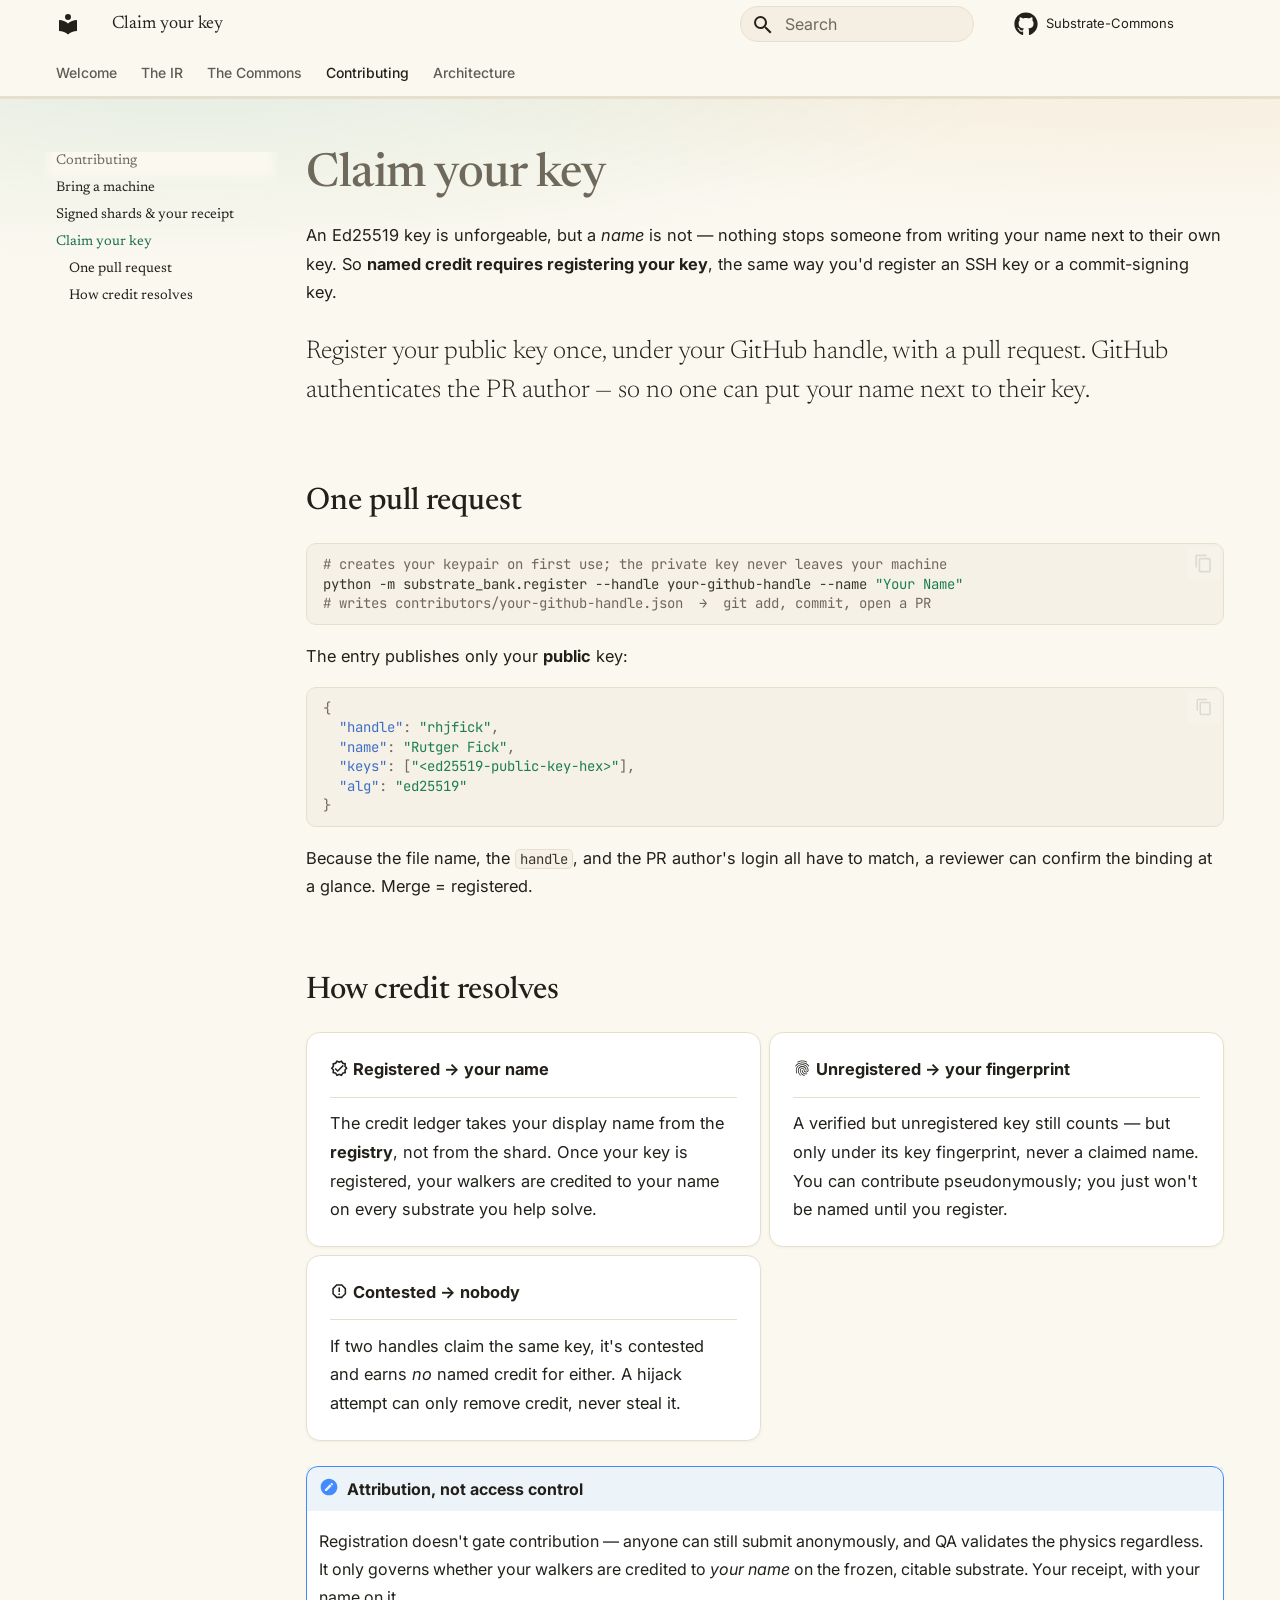
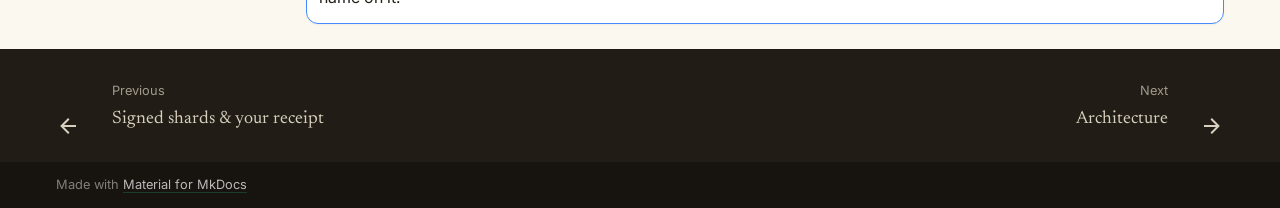
<file: contributing/registry/index.html>
<!doctype html>
<html lang="en" class="no-js">
  <head>
    
      <meta charset="utf-8">
      <meta name="viewport" content="width=device-width,initial-scale=1">
      
        <meta name="description" content="A permanent, federated Monte-Carlo replay resource — one walk, every acquisition, freely shared.">
      
      
      
        <link rel="canonical" href="https://substrate-commons.github.io/contributing/registry/">
      
      
        <link rel="prev" href="../signing/">
      
      
        <link rel="next" href="../../architecture/">
      
      
        
      
      
      <link rel="icon" href="../../assets/images/favicon.png">
      <meta name="generator" content="mkdocs-1.6.1, mkdocs-material-9.7.7">
    
    
      
        <title>Claim your key - Substrate Commons</title>
      
    
    
      <link rel="stylesheet" href="../../assets/stylesheets/main.ec1eaa64.min.css">
      
        
        <link rel="stylesheet" href="../../assets/stylesheets/palette.ab4e12ef.min.css">
      
      


    
    
      
    
    
      
    
    
      <link rel="stylesheet" href="../../stylesheets/commons.css">
    
    <script>__md_scope=new URL("../..",location),__md_hash=e=>[...e].reduce(((e,_)=>(e<<5)-e+_.charCodeAt(0)),0),__md_get=(e,_=localStorage,t=__md_scope)=>JSON.parse(_.getItem(t.pathname+"."+e)),__md_set=(e,_,t=localStorage,a=__md_scope)=>{try{t.setItem(a.pathname+"."+e,JSON.stringify(_))}catch(e){}}</script>
    
      

    
    
  </head>
  
  
    
    
    
    
    
    <body dir="ltr" data-md-color-scheme="default" data-md-color-primary="custom" data-md-color-accent="custom">
  
    
    <input class="md-toggle" data-md-toggle="drawer" type="checkbox" id="__drawer" autocomplete="off">
    <input class="md-toggle" data-md-toggle="search" type="checkbox" id="__search" autocomplete="off">
    <label class="md-overlay" for="__drawer"></label>
    <div data-md-component="skip">
      
        
        <a href="#claim-your-key" class="md-skip">
          Skip to content
        </a>
      
    </div>
    <div data-md-component="announce">
      
    </div>
    
    
      

  

<header class="md-header md-header--shadow md-header--lifted" data-md-component="header">
  <nav class="md-header__inner md-grid" aria-label="Header">
    <a href="../.." title="Substrate Commons" class="md-header__button md-logo" aria-label="Substrate Commons" data-md-component="logo">
      
  
  <svg xmlns="http://www.w3.org/2000/svg" viewBox="0 0 24 24"><path d="M12 8a3 3 0 0 0 3-3 3 3 0 0 0-3-3 3 3 0 0 0-3 3 3 3 0 0 0 3 3m0 3.54C9.64 9.35 6.5 8 3 8v11c3.5 0 6.64 1.35 9 3.54 2.36-2.19 5.5-3.54 9-3.54V8c-3.5 0-6.64 1.35-9 3.54"/></svg>

    </a>
    <label class="md-header__button md-icon" for="__drawer">
      
      <svg xmlns="http://www.w3.org/2000/svg" viewBox="0 0 24 24"><path d="M3 6h18v2H3zm0 5h18v2H3zm0 5h18v2H3z"/></svg>
    </label>
    <div class="md-header__title" data-md-component="header-title">
      <div class="md-header__ellipsis">
        <div class="md-header__topic">
          <span class="md-ellipsis">
            Substrate Commons
          </span>
        </div>
        <div class="md-header__topic" data-md-component="header-topic">
          <span class="md-ellipsis">
            
              Claim your key
            
          </span>
        </div>
      </div>
    </div>
    
      
    
    
    
    
      
      
        <label class="md-header__button md-icon" for="__search">
          
          <svg xmlns="http://www.w3.org/2000/svg" viewBox="0 0 24 24"><path d="M9.5 3A6.5 6.5 0 0 1 16 9.5c0 1.61-.59 3.09-1.56 4.23l.27.27h.79l5 5-1.5 1.5-5-5v-.79l-.27-.27A6.52 6.52 0 0 1 9.5 16 6.5 6.5 0 0 1 3 9.5 6.5 6.5 0 0 1 9.5 3m0 2C7 5 5 7 5 9.5S7 14 9.5 14 14 12 14 9.5 12 5 9.5 5"/></svg>
        </label>
        <div class="md-search" data-md-component="search" role="dialog">
  <label class="md-search__overlay" for="__search"></label>
  <div class="md-search__inner" role="search">
    <form class="md-search__form" name="search">
      <input type="text" class="md-search__input" name="query" aria-label="Search" placeholder="Search" autocapitalize="off" autocorrect="off" autocomplete="off" spellcheck="false" data-md-component="search-query" required>
      <label class="md-search__icon md-icon" for="__search">
        
        <svg xmlns="http://www.w3.org/2000/svg" viewBox="0 0 24 24"><path d="M9.5 3A6.5 6.5 0 0 1 16 9.5c0 1.61-.59 3.09-1.56 4.23l.27.27h.79l5 5-1.5 1.5-5-5v-.79l-.27-.27A6.52 6.52 0 0 1 9.5 16 6.5 6.5 0 0 1 3 9.5 6.5 6.5 0 0 1 9.5 3m0 2C7 5 5 7 5 9.5S7 14 9.5 14 14 12 14 9.5 12 5 9.5 5"/></svg>
        
        <svg xmlns="http://www.w3.org/2000/svg" viewBox="0 0 24 24"><path d="M20 11v2H8l5.5 5.5-1.42 1.42L4.16 12l7.92-7.92L13.5 5.5 8 11z"/></svg>
      </label>
      <nav class="md-search__options" aria-label="Search">
        
        <button type="reset" class="md-search__icon md-icon" title="Clear" aria-label="Clear" tabindex="-1">
          
          <svg xmlns="http://www.w3.org/2000/svg" viewBox="0 0 24 24"><path d="M19 6.41 17.59 5 12 10.59 6.41 5 5 6.41 10.59 12 5 17.59 6.41 19 12 13.41 17.59 19 19 17.59 13.41 12z"/></svg>
        </button>
      </nav>
      
        <div class="md-search__suggest" data-md-component="search-suggest"></div>
      
    </form>
    <div class="md-search__output">
      <div class="md-search__scrollwrap" tabindex="0" data-md-scrollfix>
        <div class="md-search-result" data-md-component="search-result">
          <div class="md-search-result__meta">
            Initializing search
          </div>
          <ol class="md-search-result__list" role="presentation"></ol>
        </div>
      </div>
    </div>
  </div>
</div>
      
    
    
      <div class="md-header__source">
        <a href="https://github.com/Substrate-Commons" title="Go to repository" class="md-source" data-md-component="source">
  <div class="md-source__icon md-icon">
    
    <svg xmlns="http://www.w3.org/2000/svg" viewBox="0 0 512 512"><!--! Font Awesome Free 7.1.0 by @fontawesome - https://fontawesome.com License - https://fontawesome.com/license/free (Icons: CC BY 4.0, Fonts: SIL OFL 1.1, Code: MIT License) Copyright 2025 Fonticons, Inc.--><path d="M173.9 397.4c0 2-2.3 3.6-5.2 3.6-3.3.3-5.6-1.3-5.6-3.6 0-2 2.3-3.6 5.2-3.6 3-.3 5.6 1.3 5.6 3.6m-31.1-4.5c-.7 2 1.3 4.3 4.3 4.9 2.6 1 5.6 0 6.2-2s-1.3-4.3-4.3-5.2c-2.6-.7-5.5.3-6.2 2.3m44.2-1.7c-2.9.7-4.9 2.6-4.6 4.9.3 2 2.9 3.3 5.9 2.6 2.9-.7 4.9-2.6 4.6-4.6-.3-1.9-3-3.2-5.9-2.9M252.8 8C114.1 8 8 113.3 8 252c0 110.9 69.8 205.8 169.5 239.2 12.8 2.3 17.3-5.6 17.3-12.1 0-6.2-.3-40.4-.3-61.4 0 0-70 15-84.7-29.8 0 0-11.4-29.1-27.8-36.6 0 0-22.9-15.7 1.6-15.4 0 0 24.9 2 38.6 25.8 21.9 38.6 58.6 27.5 72.9 20.9 2.3-16 8.8-27.1 16-33.7-55.9-6.2-112.3-14.3-112.3-110.5 0-27.5 7.6-41.3 23.6-58.9-2.6-6.5-11.1-33.3 2.6-67.9 20.9-6.5 69 27 69 27 20-5.6 41.5-8.5 62.8-8.5s42.8 2.9 62.8 8.5c0 0 48.1-33.6 69-27 13.7 34.7 5.2 61.4 2.6 67.9 16 17.7 25.8 31.5 25.8 58.9 0 96.5-58.9 104.2-114.8 110.5 9.2 7.9 17 22.9 17 46.4 0 33.7-.3 75.4-.3 83.6 0 6.5 4.6 14.4 17.3 12.1C436.2 457.8 504 362.9 504 252 504 113.3 391.5 8 252.8 8M105.2 352.9c-1.3 1-1 3.3.7 5.2 1.6 1.6 3.9 2.3 5.2 1 1.3-1 1-3.3-.7-5.2-1.6-1.6-3.9-2.3-5.2-1m-10.8-8.1c-.7 1.3.3 2.9 2.3 3.9 1.6 1 3.6.7 4.3-.7.7-1.3-.3-2.9-2.3-3.9-2-.6-3.6-.3-4.3.7m32.4 35.6c-1.6 1.3-1 4.3 1.3 6.2 2.3 2.3 5.2 2.6 6.5 1 1.3-1.3.7-4.3-1.3-6.2-2.2-2.3-5.2-2.6-6.5-1m-11.4-14.7c-1.6 1-1.6 3.6 0 5.9s4.3 3.3 5.6 2.3c1.6-1.3 1.6-3.9 0-6.2-1.4-2.3-4-3.3-5.6-2"/></svg>
  </div>
  <div class="md-source__repository">
    Substrate-Commons
  </div>
</a>
      </div>
    
  </nav>
  
    
      
<nav class="md-tabs" aria-label="Tabs" data-md-component="tabs">
  <div class="md-grid">
    <ul class="md-tabs__list">
      
        
  
  
  
  
    <li class="md-tabs__item">
      <a href="../.." class="md-tabs__link">
        
  
  
    
  
  Welcome

      </a>
    </li>
  

      
        
  
  
  
  
    
    
      <li class="md-tabs__item">
        <a href="../../ir/" class="md-tabs__link">
          
  
  
  The IR

        </a>
      </li>
    
  

      
        
  
  
  
  
    
    
      <li class="md-tabs__item">
        <a href="../../commons/" class="md-tabs__link">
          
  
  
  The Commons

        </a>
      </li>
    
  

      
        
  
  
  
    
  
  
    
    
      <li class="md-tabs__item md-tabs__item--active">
        <a href="../" class="md-tabs__link">
          
  
  
  Contributing

        </a>
      </li>
    
  

      
        
  
  
  
  
    <li class="md-tabs__item">
      <a href="../../architecture/" class="md-tabs__link">
        
  
  
    
  
  Architecture

      </a>
    </li>
  

      
    </ul>
  </div>
</nav>
    
  
</header>
    
    <div class="md-container" data-md-component="container">
      
      
        
      
      <main class="md-main" data-md-component="main">
        <div class="md-main__inner md-grid">
          
            
              
              <div class="md-sidebar md-sidebar--primary" data-md-component="sidebar" data-md-type="navigation" >
                <div class="md-sidebar__scrollwrap">
                  <div class="md-sidebar__inner">
                    


  


  

<nav class="md-nav md-nav--primary md-nav--lifted md-nav--integrated" aria-label="Navigation" data-md-level="0">
  <label class="md-nav__title" for="__drawer">
    <a href="../.." title="Substrate Commons" class="md-nav__button md-logo" aria-label="Substrate Commons" data-md-component="logo">
      
  
  <svg xmlns="http://www.w3.org/2000/svg" viewBox="0 0 24 24"><path d="M12 8a3 3 0 0 0 3-3 3 3 0 0 0-3-3 3 3 0 0 0-3 3 3 3 0 0 0 3 3m0 3.54C9.64 9.35 6.5 8 3 8v11c3.5 0 6.64 1.35 9 3.54 2.36-2.19 5.5-3.54 9-3.54V8c-3.5 0-6.64 1.35-9 3.54"/></svg>

    </a>
    Substrate Commons
  </label>
  
    <div class="md-nav__source">
      <a href="https://github.com/Substrate-Commons" title="Go to repository" class="md-source" data-md-component="source">
  <div class="md-source__icon md-icon">
    
    <svg xmlns="http://www.w3.org/2000/svg" viewBox="0 0 512 512"><!--! Font Awesome Free 7.1.0 by @fontawesome - https://fontawesome.com License - https://fontawesome.com/license/free (Icons: CC BY 4.0, Fonts: SIL OFL 1.1, Code: MIT License) Copyright 2025 Fonticons, Inc.--><path d="M173.9 397.4c0 2-2.3 3.6-5.2 3.6-3.3.3-5.6-1.3-5.6-3.6 0-2 2.3-3.6 5.2-3.6 3-.3 5.6 1.3 5.6 3.6m-31.1-4.5c-.7 2 1.3 4.3 4.3 4.9 2.6 1 5.6 0 6.2-2s-1.3-4.3-4.3-5.2c-2.6-.7-5.5.3-6.2 2.3m44.2-1.7c-2.9.7-4.9 2.6-4.6 4.9.3 2 2.9 3.3 5.9 2.6 2.9-.7 4.9-2.6 4.6-4.6-.3-1.9-3-3.2-5.9-2.9M252.8 8C114.1 8 8 113.3 8 252c0 110.9 69.8 205.8 169.5 239.2 12.8 2.3 17.3-5.6 17.3-12.1 0-6.2-.3-40.4-.3-61.4 0 0-70 15-84.7-29.8 0 0-11.4-29.1-27.8-36.6 0 0-22.9-15.7 1.6-15.4 0 0 24.9 2 38.6 25.8 21.9 38.6 58.6 27.5 72.9 20.9 2.3-16 8.8-27.1 16-33.7-55.9-6.2-112.3-14.3-112.3-110.5 0-27.5 7.6-41.3 23.6-58.9-2.6-6.5-11.1-33.3 2.6-67.9 20.9-6.5 69 27 69 27 20-5.6 41.5-8.5 62.8-8.5s42.8 2.9 62.8 8.5c0 0 48.1-33.6 69-27 13.7 34.7 5.2 61.4 2.6 67.9 16 17.7 25.8 31.5 25.8 58.9 0 96.5-58.9 104.2-114.8 110.5 9.2 7.9 17 22.9 17 46.4 0 33.7-.3 75.4-.3 83.6 0 6.5 4.6 14.4 17.3 12.1C436.2 457.8 504 362.9 504 252 504 113.3 391.5 8 252.8 8M105.2 352.9c-1.3 1-1 3.3.7 5.2 1.6 1.6 3.9 2.3 5.2 1 1.3-1 1-3.3-.7-5.2-1.6-1.6-3.9-2.3-5.2-1m-10.8-8.1c-.7 1.3.3 2.9 2.3 3.9 1.6 1 3.6.7 4.3-.7.7-1.3-.3-2.9-2.3-3.9-2-.6-3.6-.3-4.3.7m32.4 35.6c-1.6 1.3-1 4.3 1.3 6.2 2.3 2.3 5.2 2.6 6.5 1 1.3-1.3.7-4.3-1.3-6.2-2.2-2.3-5.2-2.6-6.5-1m-11.4-14.7c-1.6 1-1.6 3.6 0 5.9s4.3 3.3 5.6 2.3c1.6-1.3 1.6-3.9 0-6.2-1.4-2.3-4-3.3-5.6-2"/></svg>
  </div>
  <div class="md-source__repository">
    Substrate-Commons
  </div>
</a>
    </div>
  
  <ul class="md-nav__list" data-md-scrollfix>
    
      
      
  
  
  
  
    <li class="md-nav__item">
      <a href="../.." class="md-nav__link">
        
  
  
  <span class="md-ellipsis">
    
  
    Welcome
  

    
  </span>
  
  

      </a>
    </li>
  

    
      
      
  
  
  
  
    
    
    
    
      
      
        
      
    
    
    <li class="md-nav__item md-nav__item--nested">
      
        
        
        <input class="md-nav__toggle md-toggle " type="checkbox" id="__nav_2" >
        
          
          <label class="md-nav__link" for="__nav_2" id="__nav_2_label" tabindex="0">
            
  
  
  <span class="md-ellipsis">
    
  
    The IR
  

    
  </span>
  
  

            <span class="md-nav__icon md-icon"></span>
          </label>
        
        <nav class="md-nav" data-md-level="1" aria-labelledby="__nav_2_label" aria-expanded="false">
          <label class="md-nav__title" for="__nav_2">
            <span class="md-nav__icon md-icon"></span>
            
  
    The IR
  

          </label>
          <ul class="md-nav__list" data-md-scrollfix>
            
              
                
  
  
  
  
    <li class="md-nav__item">
      <a href="../../ir/" class="md-nav__link">
        
  
  
  <span class="md-ellipsis">
    
  
    One walk, every acquisition
  

    
  </span>
  
  

      </a>
    </li>
  

              
            
              
                
  
  
  
  
    <li class="md-nav__item">
      <a href="../../ir/tiers/" class="md-nav__link">
        
  
  
  <span class="md-ellipsis">
    
  
    Capability tiers (C0–C4)
  

    
  </span>
  
  

      </a>
    </li>
  

              
            
              
                
  
  
  
  
    <li class="md-nav__item">
      <a href="../../ir/invariant/" class="md-nav__link">
        
  
  
  <span class="md-ellipsis">
    
  
    The replay invariant
  

    
  </span>
  
  

      </a>
    </li>
  

              
            
          </ul>
        </nav>
      
    </li>
  

    
      
      
  
  
  
  
    
    
    
    
      
      
        
      
    
    
    <li class="md-nav__item md-nav__item--nested">
      
        
        
        <input class="md-nav__toggle md-toggle " type="checkbox" id="__nav_3" >
        
          
          <label class="md-nav__link" for="__nav_3" id="__nav_3_label" tabindex="0">
            
  
  
  <span class="md-ellipsis">
    
  
    The Commons
  

    
  </span>
  
  

            <span class="md-nav__icon md-icon"></span>
          </label>
        
        <nav class="md-nav" data-md-level="1" aria-labelledby="__nav_3_label" aria-expanded="false">
          <label class="md-nav__title" for="__nav_3">
            <span class="md-nav__icon md-icon"></span>
            
  
    The Commons
  

          </label>
          <ul class="md-nav__list" data-md-scrollfix>
            
              
                
  
  
  
  
    <li class="md-nav__item">
      <a href="../../commons/" class="md-nav__link">
        
  
  
  <span class="md-ellipsis">
    
  
    Error bars that only fall
  

    
  </span>
  
  

      </a>
    </li>
  

              
            
              
                
  
  
  
  
    <li class="md-nav__item">
      <a href="../../commons/solved/" class="md-nav__link">
        
  
  
  <span class="md-ellipsis">
    
  
    What it means to solve a substrate
  

    
  </span>
  
  

      </a>
    </li>
  

              
            
              
                
  
  
  
  
    <li class="md-nav__item">
      <a href="../../commons/pooling/" class="md-nav__link">
        
  
  
  <span class="md-ellipsis">
    
  
    Targets, shards & pooling
  

    
  </span>
  
  

      </a>
    </li>
  

              
            
              
                
  
  
  
  
    <li class="md-nav__item">
      <a href="../../commons/qa/" class="md-nav__link">
        
  
  
  <span class="md-ellipsis">
    
  
    Quality & freezing
  

    
  </span>
  
  

      </a>
    </li>
  

              
            
          </ul>
        </nav>
      
    </li>
  

    
      
      
  
  
    
  
  
  
    
    
    
    
      
        
        
      
      
        
      
    
    
    <li class="md-nav__item md-nav__item--active md-nav__item--section md-nav__item--nested">
      
        
        
        <input class="md-nav__toggle md-toggle " type="checkbox" id="__nav_4" checked>
        
          
          <label class="md-nav__link" for="__nav_4" id="__nav_4_label" tabindex="">
            
  
  
  <span class="md-ellipsis">
    
  
    Contributing
  

    
  </span>
  
  

            <span class="md-nav__icon md-icon"></span>
          </label>
        
        <nav class="md-nav" data-md-level="1" aria-labelledby="__nav_4_label" aria-expanded="true">
          <label class="md-nav__title" for="__nav_4">
            <span class="md-nav__icon md-icon"></span>
            
  
    Contributing
  

          </label>
          <ul class="md-nav__list" data-md-scrollfix>
            
              
                
  
  
  
  
    <li class="md-nav__item">
      <a href="../" class="md-nav__link">
        
  
  
  <span class="md-ellipsis">
    
  
    Bring a machine
  

    
  </span>
  
  

      </a>
    </li>
  

              
            
              
                
  
  
  
  
    <li class="md-nav__item">
      <a href="../signing/" class="md-nav__link">
        
  
  
  <span class="md-ellipsis">
    
  
    Signed shards & your receipt
  

    
  </span>
  
  

      </a>
    </li>
  

              
            
              
                
  
  
    
  
  
  
    <li class="md-nav__item md-nav__item--active">
      
      <input class="md-nav__toggle md-toggle" type="checkbox" id="__toc">
      
      
        
      
      
        <label class="md-nav__link md-nav__link--active" for="__toc">
          
  
  
  <span class="md-ellipsis">
    
  
    Claim your key
  

    
  </span>
  
  

          <span class="md-nav__icon md-icon"></span>
        </label>
      
      <a href="./" class="md-nav__link md-nav__link--active">
        
  
  
  <span class="md-ellipsis">
    
  
    Claim your key
  

    
  </span>
  
  

      </a>
      
        

<nav class="md-nav md-nav--secondary" aria-label="Table of contents">
  
  
  
    
  
  
    <label class="md-nav__title" for="__toc">
      <span class="md-nav__icon md-icon"></span>
      Table of contents
    </label>
    <ul class="md-nav__list" data-md-component="toc" data-md-scrollfix>
      
        <li class="md-nav__item">
  <a href="#one-pull-request" class="md-nav__link">
    <span class="md-ellipsis">
      
        One pull request
      
    </span>
  </a>
  
</li>
      
        <li class="md-nav__item">
  <a href="#how-credit-resolves" class="md-nav__link">
    <span class="md-ellipsis">
      
        How credit resolves
      
    </span>
  </a>
  
</li>
      
    </ul>
  
</nav>
      
    </li>
  

              
            
          </ul>
        </nav>
      
    </li>
  

    
      
      
  
  
  
  
    <li class="md-nav__item">
      <a href="../../architecture/" class="md-nav__link">
        
  
  
  <span class="md-ellipsis">
    
  
    Architecture
  

    
  </span>
  
  

      </a>
    </li>
  

    
  </ul>
</nav>
                  </div>
                </div>
              </div>
            
            
          
          
            <div class="md-content" data-md-component="content">
              
              <article class="md-content__inner md-typeset">
                
                  


  
  


<h1 id="claim-your-key">Claim your key</h1>
<p>An Ed25519 key is unforgeable, but a <em>name</em> is not — nothing stops someone from writing your name next to
their own key. So <strong>named credit requires registering your key</strong>, the same way you'd register an SSH key
or a commit-signing key.</p>
<p class="sc-lede">Register your public key once, under your GitHub handle, with a pull request. GitHub
authenticates the PR author — so no one can put your name next to their key.</p>

<h2 id="one-pull-request">One pull request</h2>
<div class="highlight"><pre><span></span><code><span class="c1"># creates your keypair on first use; the private key never leaves your machine</span>
python<span class="w"> </span>-m<span class="w"> </span>substrate_bank.register<span class="w"> </span>--handle<span class="w"> </span>your-github-handle<span class="w"> </span>--name<span class="w"> </span><span class="s2">&quot;Your Name&quot;</span>
<span class="c1"># writes contributors/your-github-handle.json  →  git add, commit, open a PR</span>
</code></pre></div>
<p>The entry publishes only your <strong>public</strong> key:</p>
<div class="highlight"><pre><span></span><code><span class="p">{</span>
<span class="w">  </span><span class="nt">&quot;handle&quot;</span><span class="p">:</span><span class="w"> </span><span class="s2">&quot;rhjfick&quot;</span><span class="p">,</span>
<span class="w">  </span><span class="nt">&quot;name&quot;</span><span class="p">:</span><span class="w"> </span><span class="s2">&quot;Rutger Fick&quot;</span><span class="p">,</span>
<span class="w">  </span><span class="nt">&quot;keys&quot;</span><span class="p">:</span><span class="w"> </span><span class="p">[</span><span class="s2">&quot;&lt;ed25519-public-key-hex&gt;&quot;</span><span class="p">],</span>
<span class="w">  </span><span class="nt">&quot;alg&quot;</span><span class="p">:</span><span class="w"> </span><span class="s2">&quot;ed25519&quot;</span>
<span class="p">}</span>
</code></pre></div>
<p>Because the file name, the <code>handle</code>, and the PR author's login all have to match, a reviewer can confirm
the binding at a glance. Merge = registered.</p>
<h2 id="how-credit-resolves">How credit resolves</h2>
<div class="grid cards">
<ul>
<li>
<p><span class="twemoji"><svg xmlns="http://www.w3.org/2000/svg" viewBox="0 0 24 24"><path d="m23 12-2.4-2.8.3-3.7-3.6-.8-1.9-3.2L12 3 8.6 1.5 6.7 4.7l-3.6.8.3 3.7L1 12l2.4 2.8-.3 3.7 3.6.8 1.9 3.2L12 21l3.4 1.5 1.9-3.2 3.6-.8-.3-3.7zm-4.3 4.9-2.7.6-1.4 2.4-2.6-1.1-2.6 1.1L8 17.5l-2.7-.6.2-2.8L3.7 12l1.8-2.1-.2-2.8L8 6.5l1.4-2.4L12 5.2l2.6-1.1L16 6.5l2.7.6-.2 2.8 1.8 2.1-1.8 2.1zm-2.1-9.3L18 9l-8 8-4-4 1.4-1.4 2.6 2.6z"/></svg></span> <strong>Registered → your name</strong></p>
<hr />
<p>The credit ledger takes your display name from the <strong>registry</strong>, not from the shard. Once your key is
registered, your walkers are credited to your name on every substrate you help solve.</p>
</li>
<li>
<p><span class="twemoji"><svg xmlns="http://www.w3.org/2000/svg" viewBox="0 0 24 24"><path d="M17.81 4.47c-.08 0-.16-.02-.23-.06C15.66 3.42 14 3 12 3c-1.97 0-3.85.47-5.56 1.41-.24.13-.54.04-.68-.2a.506.506 0 0 1 .2-.68C7.82 2.5 9.86 2 12 2s4 .47 6.04 1.5c.25.15.34.45.21.69a.48.48 0 0 1-.44.28M3.5 9.72c-.1 0-.2-.03-.29-.09a.517.517 0 0 1-.12-.7c.99-1.4 2.25-2.5 3.75-3.27C10 4.04 14 4.03 17.15 5.65c1.5.77 2.76 1.85 3.75 3.25.16.22.1.54-.12.7-.23.16-.54.11-.7-.1a9.26 9.26 0 0 0-3.39-2.96c-2.87-1.47-6.54-1.47-9.4.01-1.36.7-2.5 1.7-3.4 2.95-.08.15-.23.22-.39.22m6.25 12.07c-.13 0-.25-.05-.35-.15-.87-.87-1.34-1.43-2.01-2.64-.69-1.23-1.05-2.73-1.05-4.34 0-2.97 2.54-5.39 5.66-5.39s5.66 2.42 5.66 5.39a.5.5 0 0 1-.5.5.5.5 0 0 1-.5-.5c0-2.42-2.09-4.39-4.66-4.39s-4.66 1.97-4.66 4.39c0 1.44.32 2.77.93 3.84.64 1.16 1.08 1.65 1.85 2.43.19.2.19.51 0 .71-.12.1-.24.15-.37.15m7.17-1.85c-1.19 0-2.24-.3-3.1-.89-1.49-1.01-2.38-2.65-2.38-4.39a.5.5 0 0 1 .5-.5.5.5 0 0 1 .5.5c0 1.41.72 2.74 1.94 3.56.71.48 1.54.71 2.54.71.24 0 .64-.03 1.04-.1.27-.05.54.13.58.41.05.26-.13.53-.41.58-.57.11-1.07.12-1.21.12M14.91 22h-.13c-1.59-.46-2.63-1.05-3.72-2.12a7.28 7.28 0 0 1-2.17-5.22c0-1.62 1.38-2.94 3.08-2.94s3.08 1.32 3.08 2.94c0 1.07.95 1.94 2.08 1.94 1.15 0 2.08-.87 2.08-1.94 0-3.77-3.25-6.83-7.25-6.83-2.84 0-5.46 1.58-6.61 4.03-.39.81-.59 1.76-.59 2.8 0 .78.07 2.01.67 3.61.1.26-.03.55-.29.64a.504.504 0 0 1-.64-.29c-.5-1.31-.73-2.62-.73-3.96 0-1.2.23-2.29.68-3.24 1.33-2.79 4.28-4.6 7.51-4.6 4.54 0 8.25 3.51 8.25 7.83 0 1.62-1.38 2.94-3.08 2.94s-3.08-1.32-3.08-2.94c0-1.07-.93-1.94-2.08-1.94s-2.08.87-2.08 1.94c0 1.71.66 3.31 1.87 4.51.95.94 1.86 1.46 3.27 1.84.27.08.42.36.35.62-.05.23-.26.38-.47.38"/></svg></span> <strong>Unregistered → your fingerprint</strong></p>
<hr />
<p>A verified but unregistered key still counts — but only under its key fingerprint, never a claimed name.
You can contribute pseudonymously; you just won't be named until you register.</p>
</li>
<li>
<p><span class="twemoji"><svg xmlns="http://www.w3.org/2000/svg" viewBox="0 0 24 24"><path d="M8.27 3 3 8.27v7.46L8.27 21h7.46C17.5 19.24 21 15.73 21 15.73V8.27L15.73 3M9.1 5h5.8L19 9.1v5.8L14.9 19H9.1L5 14.9V9.1m6 5.9h2v2h-2zm0-8h2v6h-2z"/></svg></span> <strong>Contested → nobody</strong></p>
<hr />
<p>If two handles claim the same key, it's contested and earns <em>no</em> named credit for either. A hijack
attempt can only remove credit, never steal it.</p>
</li>
</ul>
</div>
<div class="admonition note">
<p class="admonition-title">Attribution, not access control</p>
<p>Registration doesn't gate contribution — anyone can still submit anonymously, and QA validates the
physics regardless. It only governs whether your walkers are credited to <em>your name</em> on the frozen,
citable substrate. Your receipt, with your name on it.</p>
</div>












                
              </article>
            </div>
          
          
<script>var target=document.getElementById(location.hash.slice(1));target&&target.name&&(target.checked=target.name.startsWith("__tabbed_"))</script>
        </div>
        
          <button type="button" class="md-top md-icon" data-md-component="top" hidden>
  
  <svg xmlns="http://www.w3.org/2000/svg" viewBox="0 0 24 24"><path d="M13 20h-2V8l-5.5 5.5-1.42-1.42L12 4.16l7.92 7.92-1.42 1.42L13 8z"/></svg>
  Back to top
</button>
        
      </main>
      
        <footer class="md-footer">
  
    
      
      <nav class="md-footer__inner md-grid" aria-label="Footer" >
        
          
          <a href="../signing/" class="md-footer__link md-footer__link--prev" aria-label="Previous: Signed shards &amp; your receipt">
            <div class="md-footer__button md-icon">
              
              <svg xmlns="http://www.w3.org/2000/svg" viewBox="0 0 24 24"><path d="M20 11v2H8l5.5 5.5-1.42 1.42L4.16 12l7.92-7.92L13.5 5.5 8 11z"/></svg>
            </div>
            <div class="md-footer__title">
              <span class="md-footer__direction">
                Previous
              </span>
              <div class="md-ellipsis">
                Signed shards & your receipt
              </div>
            </div>
          </a>
        
        
          
          <a href="../../architecture/" class="md-footer__link md-footer__link--next" aria-label="Next: Architecture">
            <div class="md-footer__title">
              <span class="md-footer__direction">
                Next
              </span>
              <div class="md-ellipsis">
                Architecture
              </div>
            </div>
            <div class="md-footer__button md-icon">
              
              <svg xmlns="http://www.w3.org/2000/svg" viewBox="0 0 24 24"><path d="M4 11v2h12l-5.5 5.5 1.42 1.42L19.84 12l-7.92-7.92L10.5 5.5 16 11z"/></svg>
            </div>
          </a>
        
      </nav>
    
  
  <div class="md-footer-meta md-typeset">
    <div class="md-footer-meta__inner md-grid">
      <div class="md-copyright">
  
  
    Made with
    <a href="https://squidfunk.github.io/mkdocs-material/" target="_blank" rel="noopener">
      Material for MkDocs
    </a>
  
</div>
      
    </div>
  </div>
</footer>
      
    </div>
    <div class="md-dialog" data-md-component="dialog">
      <div class="md-dialog__inner md-typeset"></div>
    </div>
    
    
    
      
      
      <script id="__config" type="application/json">{"annotate": null, "base": "../..", "features": ["navigation.tabs", "navigation.tabs.sticky", "navigation.sections", "navigation.top", "navigation.instant", "navigation.footer", "toc.integrate", "content.code.copy", "search.suggest"], "search": "../../assets/javascripts/workers/search.2c215733.min.js", "tags": null, "translations": {"clipboard.copied": "Copied to clipboard", "clipboard.copy": "Copy to clipboard", "search.result.more.one": "1 more on this page", "search.result.more.other": "# more on this page", "search.result.none": "No matching documents", "search.result.one": "1 matching document", "search.result.other": "# matching documents", "search.result.placeholder": "Type to start searching", "search.result.term.missing": "Missing", "select.version": "Select version"}, "version": null}</script>
    
    
      <script src="../../assets/javascripts/bundle.d7400e89.min.js"></script>
      
    
  </body>
</html>
</file>
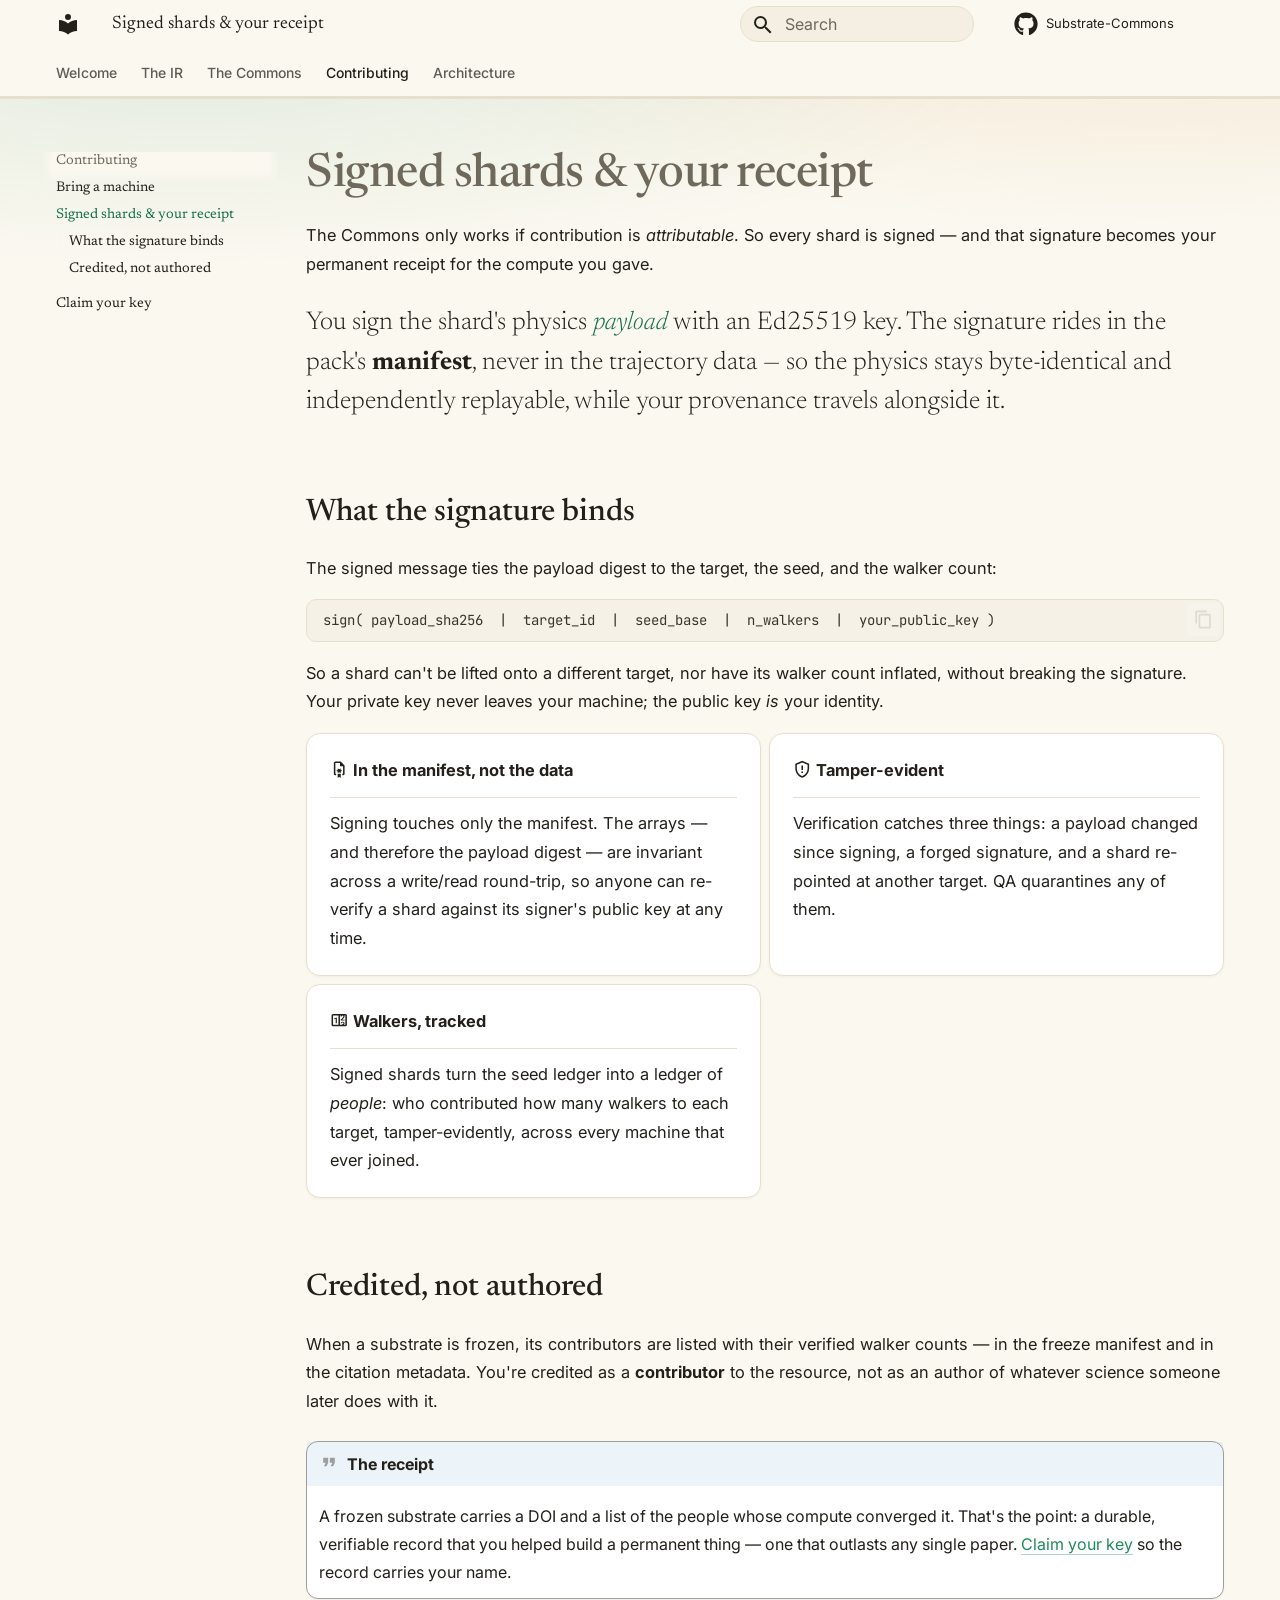
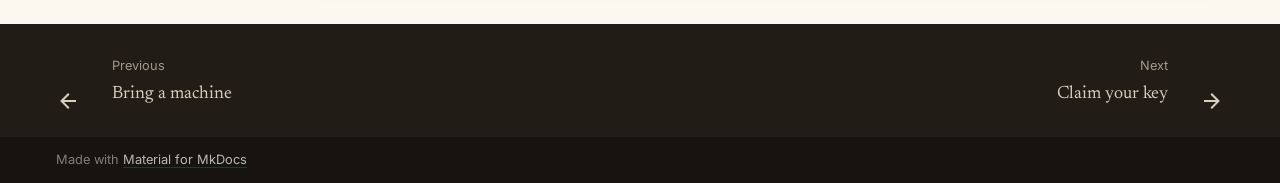
<file: contributing/signing/index.html>
<!doctype html>
<html lang="en" class="no-js">
  <head>
    
      <meta charset="utf-8">
      <meta name="viewport" content="width=device-width,initial-scale=1">
      
        <meta name="description" content="A permanent, federated Monte-Carlo replay resource — one walk, every acquisition, freely shared.">
      
      
      
        <link rel="canonical" href="https://substrate-commons.github.io/contributing/signing/">
      
      
        <link rel="prev" href="../">
      
      
        <link rel="next" href="../registry/">
      
      
        
      
      
      <link rel="icon" href="../../assets/images/favicon.png">
      <meta name="generator" content="mkdocs-1.6.1, mkdocs-material-9.7.7">
    
    
      
        <title>Signed shards & your receipt - Substrate Commons</title>
      
    
    
      <link rel="stylesheet" href="../../assets/stylesheets/main.ec1eaa64.min.css">
      
        
        <link rel="stylesheet" href="../../assets/stylesheets/palette.ab4e12ef.min.css">
      
      


    
    
      
    
    
      
    
    
      <link rel="stylesheet" href="../../stylesheets/commons.css">
    
    <script>__md_scope=new URL("../..",location),__md_hash=e=>[...e].reduce(((e,_)=>(e<<5)-e+_.charCodeAt(0)),0),__md_get=(e,_=localStorage,t=__md_scope)=>JSON.parse(_.getItem(t.pathname+"."+e)),__md_set=(e,_,t=localStorage,a=__md_scope)=>{try{t.setItem(a.pathname+"."+e,JSON.stringify(_))}catch(e){}}</script>
    
      

    
    
  </head>
  
  
    
    
    
    
    
    <body dir="ltr" data-md-color-scheme="default" data-md-color-primary="custom" data-md-color-accent="custom">
  
    
    <input class="md-toggle" data-md-toggle="drawer" type="checkbox" id="__drawer" autocomplete="off">
    <input class="md-toggle" data-md-toggle="search" type="checkbox" id="__search" autocomplete="off">
    <label class="md-overlay" for="__drawer"></label>
    <div data-md-component="skip">
      
        
        <a href="#signed-shards-your-receipt" class="md-skip">
          Skip to content
        </a>
      
    </div>
    <div data-md-component="announce">
      
    </div>
    
    
      

  

<header class="md-header md-header--shadow md-header--lifted" data-md-component="header">
  <nav class="md-header__inner md-grid" aria-label="Header">
    <a href="../.." title="Substrate Commons" class="md-header__button md-logo" aria-label="Substrate Commons" data-md-component="logo">
      
  
  <svg xmlns="http://www.w3.org/2000/svg" viewBox="0 0 24 24"><path d="M12 8a3 3 0 0 0 3-3 3 3 0 0 0-3-3 3 3 0 0 0-3 3 3 3 0 0 0 3 3m0 3.54C9.64 9.35 6.5 8 3 8v11c3.5 0 6.64 1.35 9 3.54 2.36-2.19 5.5-3.54 9-3.54V8c-3.5 0-6.64 1.35-9 3.54"/></svg>

    </a>
    <label class="md-header__button md-icon" for="__drawer">
      
      <svg xmlns="http://www.w3.org/2000/svg" viewBox="0 0 24 24"><path d="M3 6h18v2H3zm0 5h18v2H3zm0 5h18v2H3z"/></svg>
    </label>
    <div class="md-header__title" data-md-component="header-title">
      <div class="md-header__ellipsis">
        <div class="md-header__topic">
          <span class="md-ellipsis">
            Substrate Commons
          </span>
        </div>
        <div class="md-header__topic" data-md-component="header-topic">
          <span class="md-ellipsis">
            
              Signed shards & your receipt
            
          </span>
        </div>
      </div>
    </div>
    
      
    
    
    
    
      
      
        <label class="md-header__button md-icon" for="__search">
          
          <svg xmlns="http://www.w3.org/2000/svg" viewBox="0 0 24 24"><path d="M9.5 3A6.5 6.5 0 0 1 16 9.5c0 1.61-.59 3.09-1.56 4.23l.27.27h.79l5 5-1.5 1.5-5-5v-.79l-.27-.27A6.52 6.52 0 0 1 9.5 16 6.5 6.5 0 0 1 3 9.5 6.5 6.5 0 0 1 9.5 3m0 2C7 5 5 7 5 9.5S7 14 9.5 14 14 12 14 9.5 12 5 9.5 5"/></svg>
        </label>
        <div class="md-search" data-md-component="search" role="dialog">
  <label class="md-search__overlay" for="__search"></label>
  <div class="md-search__inner" role="search">
    <form class="md-search__form" name="search">
      <input type="text" class="md-search__input" name="query" aria-label="Search" placeholder="Search" autocapitalize="off" autocorrect="off" autocomplete="off" spellcheck="false" data-md-component="search-query" required>
      <label class="md-search__icon md-icon" for="__search">
        
        <svg xmlns="http://www.w3.org/2000/svg" viewBox="0 0 24 24"><path d="M9.5 3A6.5 6.5 0 0 1 16 9.5c0 1.61-.59 3.09-1.56 4.23l.27.27h.79l5 5-1.5 1.5-5-5v-.79l-.27-.27A6.52 6.52 0 0 1 9.5 16 6.5 6.5 0 0 1 3 9.5 6.5 6.5 0 0 1 9.5 3m0 2C7 5 5 7 5 9.5S7 14 9.5 14 14 12 14 9.5 12 5 9.5 5"/></svg>
        
        <svg xmlns="http://www.w3.org/2000/svg" viewBox="0 0 24 24"><path d="M20 11v2H8l5.5 5.5-1.42 1.42L4.16 12l7.92-7.92L13.5 5.5 8 11z"/></svg>
      </label>
      <nav class="md-search__options" aria-label="Search">
        
        <button type="reset" class="md-search__icon md-icon" title="Clear" aria-label="Clear" tabindex="-1">
          
          <svg xmlns="http://www.w3.org/2000/svg" viewBox="0 0 24 24"><path d="M19 6.41 17.59 5 12 10.59 6.41 5 5 6.41 10.59 12 5 17.59 6.41 19 12 13.41 17.59 19 19 17.59 13.41 12z"/></svg>
        </button>
      </nav>
      
        <div class="md-search__suggest" data-md-component="search-suggest"></div>
      
    </form>
    <div class="md-search__output">
      <div class="md-search__scrollwrap" tabindex="0" data-md-scrollfix>
        <div class="md-search-result" data-md-component="search-result">
          <div class="md-search-result__meta">
            Initializing search
          </div>
          <ol class="md-search-result__list" role="presentation"></ol>
        </div>
      </div>
    </div>
  </div>
</div>
      
    
    
      <div class="md-header__source">
        <a href="https://github.com/Substrate-Commons" title="Go to repository" class="md-source" data-md-component="source">
  <div class="md-source__icon md-icon">
    
    <svg xmlns="http://www.w3.org/2000/svg" viewBox="0 0 512 512"><!--! Font Awesome Free 7.1.0 by @fontawesome - https://fontawesome.com License - https://fontawesome.com/license/free (Icons: CC BY 4.0, Fonts: SIL OFL 1.1, Code: MIT License) Copyright 2025 Fonticons, Inc.--><path d="M173.9 397.4c0 2-2.3 3.6-5.2 3.6-3.3.3-5.6-1.3-5.6-3.6 0-2 2.3-3.6 5.2-3.6 3-.3 5.6 1.3 5.6 3.6m-31.1-4.5c-.7 2 1.3 4.3 4.3 4.9 2.6 1 5.6 0 6.2-2s-1.3-4.3-4.3-5.2c-2.6-.7-5.5.3-6.2 2.3m44.2-1.7c-2.9.7-4.9 2.6-4.6 4.9.3 2 2.9 3.3 5.9 2.6 2.9-.7 4.9-2.6 4.6-4.6-.3-1.9-3-3.2-5.9-2.9M252.8 8C114.1 8 8 113.3 8 252c0 110.9 69.8 205.8 169.5 239.2 12.8 2.3 17.3-5.6 17.3-12.1 0-6.2-.3-40.4-.3-61.4 0 0-70 15-84.7-29.8 0 0-11.4-29.1-27.8-36.6 0 0-22.9-15.7 1.6-15.4 0 0 24.9 2 38.6 25.8 21.9 38.6 58.6 27.5 72.9 20.9 2.3-16 8.8-27.1 16-33.7-55.9-6.2-112.3-14.3-112.3-110.5 0-27.5 7.6-41.3 23.6-58.9-2.6-6.5-11.1-33.3 2.6-67.9 20.9-6.5 69 27 69 27 20-5.6 41.5-8.5 62.8-8.5s42.8 2.9 62.8 8.5c0 0 48.1-33.6 69-27 13.7 34.7 5.2 61.4 2.6 67.9 16 17.7 25.8 31.5 25.8 58.9 0 96.5-58.9 104.2-114.8 110.5 9.2 7.9 17 22.9 17 46.4 0 33.7-.3 75.4-.3 83.6 0 6.5 4.6 14.4 17.3 12.1C436.2 457.8 504 362.9 504 252 504 113.3 391.5 8 252.8 8M105.2 352.9c-1.3 1-1 3.3.7 5.2 1.6 1.6 3.9 2.3 5.2 1 1.3-1 1-3.3-.7-5.2-1.6-1.6-3.9-2.3-5.2-1m-10.8-8.1c-.7 1.3.3 2.9 2.3 3.9 1.6 1 3.6.7 4.3-.7.7-1.3-.3-2.9-2.3-3.9-2-.6-3.6-.3-4.3.7m32.4 35.6c-1.6 1.3-1 4.3 1.3 6.2 2.3 2.3 5.2 2.6 6.5 1 1.3-1.3.7-4.3-1.3-6.2-2.2-2.3-5.2-2.6-6.5-1m-11.4-14.7c-1.6 1-1.6 3.6 0 5.9s4.3 3.3 5.6 2.3c1.6-1.3 1.6-3.9 0-6.2-1.4-2.3-4-3.3-5.6-2"/></svg>
  </div>
  <div class="md-source__repository">
    Substrate-Commons
  </div>
</a>
      </div>
    
  </nav>
  
    
      
<nav class="md-tabs" aria-label="Tabs" data-md-component="tabs">
  <div class="md-grid">
    <ul class="md-tabs__list">
      
        
  
  
  
  
    <li class="md-tabs__item">
      <a href="../.." class="md-tabs__link">
        
  
  
    
  
  Welcome

      </a>
    </li>
  

      
        
  
  
  
  
    
    
      <li class="md-tabs__item">
        <a href="../../ir/" class="md-tabs__link">
          
  
  
  The IR

        </a>
      </li>
    
  

      
        
  
  
  
  
    
    
      <li class="md-tabs__item">
        <a href="../../commons/" class="md-tabs__link">
          
  
  
  The Commons

        </a>
      </li>
    
  

      
        
  
  
  
    
  
  
    
    
      <li class="md-tabs__item md-tabs__item--active">
        <a href="../" class="md-tabs__link">
          
  
  
  Contributing

        </a>
      </li>
    
  

      
        
  
  
  
  
    <li class="md-tabs__item">
      <a href="../../architecture/" class="md-tabs__link">
        
  
  
    
  
  Architecture

      </a>
    </li>
  

      
    </ul>
  </div>
</nav>
    
  
</header>
    
    <div class="md-container" data-md-component="container">
      
      
        
      
      <main class="md-main" data-md-component="main">
        <div class="md-main__inner md-grid">
          
            
              
              <div class="md-sidebar md-sidebar--primary" data-md-component="sidebar" data-md-type="navigation" >
                <div class="md-sidebar__scrollwrap">
                  <div class="md-sidebar__inner">
                    


  


  

<nav class="md-nav md-nav--primary md-nav--lifted md-nav--integrated" aria-label="Navigation" data-md-level="0">
  <label class="md-nav__title" for="__drawer">
    <a href="../.." title="Substrate Commons" class="md-nav__button md-logo" aria-label="Substrate Commons" data-md-component="logo">
      
  
  <svg xmlns="http://www.w3.org/2000/svg" viewBox="0 0 24 24"><path d="M12 8a3 3 0 0 0 3-3 3 3 0 0 0-3-3 3 3 0 0 0-3 3 3 3 0 0 0 3 3m0 3.54C9.64 9.35 6.5 8 3 8v11c3.5 0 6.64 1.35 9 3.54 2.36-2.19 5.5-3.54 9-3.54V8c-3.5 0-6.64 1.35-9 3.54"/></svg>

    </a>
    Substrate Commons
  </label>
  
    <div class="md-nav__source">
      <a href="https://github.com/Substrate-Commons" title="Go to repository" class="md-source" data-md-component="source">
  <div class="md-source__icon md-icon">
    
    <svg xmlns="http://www.w3.org/2000/svg" viewBox="0 0 512 512"><!--! Font Awesome Free 7.1.0 by @fontawesome - https://fontawesome.com License - https://fontawesome.com/license/free (Icons: CC BY 4.0, Fonts: SIL OFL 1.1, Code: MIT License) Copyright 2025 Fonticons, Inc.--><path d="M173.9 397.4c0 2-2.3 3.6-5.2 3.6-3.3.3-5.6-1.3-5.6-3.6 0-2 2.3-3.6 5.2-3.6 3-.3 5.6 1.3 5.6 3.6m-31.1-4.5c-.7 2 1.3 4.3 4.3 4.9 2.6 1 5.6 0 6.2-2s-1.3-4.3-4.3-5.2c-2.6-.7-5.5.3-6.2 2.3m44.2-1.7c-2.9.7-4.9 2.6-4.6 4.9.3 2 2.9 3.3 5.9 2.6 2.9-.7 4.9-2.6 4.6-4.6-.3-1.9-3-3.2-5.9-2.9M252.8 8C114.1 8 8 113.3 8 252c0 110.9 69.8 205.8 169.5 239.2 12.8 2.3 17.3-5.6 17.3-12.1 0-6.2-.3-40.4-.3-61.4 0 0-70 15-84.7-29.8 0 0-11.4-29.1-27.8-36.6 0 0-22.9-15.7 1.6-15.4 0 0 24.9 2 38.6 25.8 21.9 38.6 58.6 27.5 72.9 20.9 2.3-16 8.8-27.1 16-33.7-55.9-6.2-112.3-14.3-112.3-110.5 0-27.5 7.6-41.3 23.6-58.9-2.6-6.5-11.1-33.3 2.6-67.9 20.9-6.5 69 27 69 27 20-5.6 41.5-8.5 62.8-8.5s42.8 2.9 62.8 8.5c0 0 48.1-33.6 69-27 13.7 34.7 5.2 61.4 2.6 67.9 16 17.7 25.8 31.5 25.8 58.9 0 96.5-58.9 104.2-114.8 110.5 9.2 7.9 17 22.9 17 46.4 0 33.7-.3 75.4-.3 83.6 0 6.5 4.6 14.4 17.3 12.1C436.2 457.8 504 362.9 504 252 504 113.3 391.5 8 252.8 8M105.2 352.9c-1.3 1-1 3.3.7 5.2 1.6 1.6 3.9 2.3 5.2 1 1.3-1 1-3.3-.7-5.2-1.6-1.6-3.9-2.3-5.2-1m-10.8-8.1c-.7 1.3.3 2.9 2.3 3.9 1.6 1 3.6.7 4.3-.7.7-1.3-.3-2.9-2.3-3.9-2-.6-3.6-.3-4.3.7m32.4 35.6c-1.6 1.3-1 4.3 1.3 6.2 2.3 2.3 5.2 2.6 6.5 1 1.3-1.3.7-4.3-1.3-6.2-2.2-2.3-5.2-2.6-6.5-1m-11.4-14.7c-1.6 1-1.6 3.6 0 5.9s4.3 3.3 5.6 2.3c1.6-1.3 1.6-3.9 0-6.2-1.4-2.3-4-3.3-5.6-2"/></svg>
  </div>
  <div class="md-source__repository">
    Substrate-Commons
  </div>
</a>
    </div>
  
  <ul class="md-nav__list" data-md-scrollfix>
    
      
      
  
  
  
  
    <li class="md-nav__item">
      <a href="../.." class="md-nav__link">
        
  
  
  <span class="md-ellipsis">
    
  
    Welcome
  

    
  </span>
  
  

      </a>
    </li>
  

    
      
      
  
  
  
  
    
    
    
    
      
      
        
      
    
    
    <li class="md-nav__item md-nav__item--nested">
      
        
        
        <input class="md-nav__toggle md-toggle " type="checkbox" id="__nav_2" >
        
          
          <label class="md-nav__link" for="__nav_2" id="__nav_2_label" tabindex="0">
            
  
  
  <span class="md-ellipsis">
    
  
    The IR
  

    
  </span>
  
  

            <span class="md-nav__icon md-icon"></span>
          </label>
        
        <nav class="md-nav" data-md-level="1" aria-labelledby="__nav_2_label" aria-expanded="false">
          <label class="md-nav__title" for="__nav_2">
            <span class="md-nav__icon md-icon"></span>
            
  
    The IR
  

          </label>
          <ul class="md-nav__list" data-md-scrollfix>
            
              
                
  
  
  
  
    <li class="md-nav__item">
      <a href="../../ir/" class="md-nav__link">
        
  
  
  <span class="md-ellipsis">
    
  
    One walk, every acquisition
  

    
  </span>
  
  

      </a>
    </li>
  

              
            
              
                
  
  
  
  
    <li class="md-nav__item">
      <a href="../../ir/tiers/" class="md-nav__link">
        
  
  
  <span class="md-ellipsis">
    
  
    Capability tiers (C0–C4)
  

    
  </span>
  
  

      </a>
    </li>
  

              
            
              
                
  
  
  
  
    <li class="md-nav__item">
      <a href="../../ir/invariant/" class="md-nav__link">
        
  
  
  <span class="md-ellipsis">
    
  
    The replay invariant
  

    
  </span>
  
  

      </a>
    </li>
  

              
            
          </ul>
        </nav>
      
    </li>
  

    
      
      
  
  
  
  
    
    
    
    
      
      
        
      
    
    
    <li class="md-nav__item md-nav__item--nested">
      
        
        
        <input class="md-nav__toggle md-toggle " type="checkbox" id="__nav_3" >
        
          
          <label class="md-nav__link" for="__nav_3" id="__nav_3_label" tabindex="0">
            
  
  
  <span class="md-ellipsis">
    
  
    The Commons
  

    
  </span>
  
  

            <span class="md-nav__icon md-icon"></span>
          </label>
        
        <nav class="md-nav" data-md-level="1" aria-labelledby="__nav_3_label" aria-expanded="false">
          <label class="md-nav__title" for="__nav_3">
            <span class="md-nav__icon md-icon"></span>
            
  
    The Commons
  

          </label>
          <ul class="md-nav__list" data-md-scrollfix>
            
              
                
  
  
  
  
    <li class="md-nav__item">
      <a href="../../commons/" class="md-nav__link">
        
  
  
  <span class="md-ellipsis">
    
  
    Error bars that only fall
  

    
  </span>
  
  

      </a>
    </li>
  

              
            
              
                
  
  
  
  
    <li class="md-nav__item">
      <a href="../../commons/solved/" class="md-nav__link">
        
  
  
  <span class="md-ellipsis">
    
  
    What it means to solve a substrate
  

    
  </span>
  
  

      </a>
    </li>
  

              
            
              
                
  
  
  
  
    <li class="md-nav__item">
      <a href="../../commons/pooling/" class="md-nav__link">
        
  
  
  <span class="md-ellipsis">
    
  
    Targets, shards & pooling
  

    
  </span>
  
  

      </a>
    </li>
  

              
            
              
                
  
  
  
  
    <li class="md-nav__item">
      <a href="../../commons/qa/" class="md-nav__link">
        
  
  
  <span class="md-ellipsis">
    
  
    Quality & freezing
  

    
  </span>
  
  

      </a>
    </li>
  

              
            
          </ul>
        </nav>
      
    </li>
  

    
      
      
  
  
    
  
  
  
    
    
    
    
      
        
        
      
      
        
      
    
    
    <li class="md-nav__item md-nav__item--active md-nav__item--section md-nav__item--nested">
      
        
        
        <input class="md-nav__toggle md-toggle " type="checkbox" id="__nav_4" checked>
        
          
          <label class="md-nav__link" for="__nav_4" id="__nav_4_label" tabindex="">
            
  
  
  <span class="md-ellipsis">
    
  
    Contributing
  

    
  </span>
  
  

            <span class="md-nav__icon md-icon"></span>
          </label>
        
        <nav class="md-nav" data-md-level="1" aria-labelledby="__nav_4_label" aria-expanded="true">
          <label class="md-nav__title" for="__nav_4">
            <span class="md-nav__icon md-icon"></span>
            
  
    Contributing
  

          </label>
          <ul class="md-nav__list" data-md-scrollfix>
            
              
                
  
  
  
  
    <li class="md-nav__item">
      <a href="../" class="md-nav__link">
        
  
  
  <span class="md-ellipsis">
    
  
    Bring a machine
  

    
  </span>
  
  

      </a>
    </li>
  

              
            
              
                
  
  
    
  
  
  
    <li class="md-nav__item md-nav__item--active">
      
      <input class="md-nav__toggle md-toggle" type="checkbox" id="__toc">
      
      
        
      
      
        <label class="md-nav__link md-nav__link--active" for="__toc">
          
  
  
  <span class="md-ellipsis">
    
  
    Signed shards & your receipt
  

    
  </span>
  
  

          <span class="md-nav__icon md-icon"></span>
        </label>
      
      <a href="./" class="md-nav__link md-nav__link--active">
        
  
  
  <span class="md-ellipsis">
    
  
    Signed shards & your receipt
  

    
  </span>
  
  

      </a>
      
        

<nav class="md-nav md-nav--secondary" aria-label="Table of contents">
  
  
  
    
  
  
    <label class="md-nav__title" for="__toc">
      <span class="md-nav__icon md-icon"></span>
      Table of contents
    </label>
    <ul class="md-nav__list" data-md-component="toc" data-md-scrollfix>
      
        <li class="md-nav__item">
  <a href="#what-the-signature-binds" class="md-nav__link">
    <span class="md-ellipsis">
      
        What the signature binds
      
    </span>
  </a>
  
</li>
      
        <li class="md-nav__item">
  <a href="#credited-not-authored" class="md-nav__link">
    <span class="md-ellipsis">
      
        Credited, not authored
      
    </span>
  </a>
  
</li>
      
    </ul>
  
</nav>
      
    </li>
  

              
            
              
                
  
  
  
  
    <li class="md-nav__item">
      <a href="../registry/" class="md-nav__link">
        
  
  
  <span class="md-ellipsis">
    
  
    Claim your key
  

    
  </span>
  
  

      </a>
    </li>
  

              
            
          </ul>
        </nav>
      
    </li>
  

    
      
      
  
  
  
  
    <li class="md-nav__item">
      <a href="../../architecture/" class="md-nav__link">
        
  
  
  <span class="md-ellipsis">
    
  
    Architecture
  

    
  </span>
  
  

      </a>
    </li>
  

    
  </ul>
</nav>
                  </div>
                </div>
              </div>
            
            
          
          
            <div class="md-content" data-md-component="content">
              
              <article class="md-content__inner md-typeset">
                
                  


  
  


<h1 id="signed-shards-your-receipt">Signed shards &amp; your receipt</h1>
<p>The Commons only works if contribution is <em>attributable</em>. So every shard is signed — and that signature
becomes your permanent receipt for the compute you gave.</p>
<p class="sc-lede">You sign the shard's physics <em>payload</em> with an Ed25519 key. The signature rides
in the pack's <b>manifest</b>, never in the trajectory data — so the physics stays byte-identical and
independently replayable, while your provenance travels alongside it.</p>

<h2 id="what-the-signature-binds">What the signature binds</h2>
<p>The signed message ties the payload digest to the target, the seed, and the walker count:</p>
<div class="highlight"><pre><span></span><code>sign( payload_sha256  |  target_id  |  seed_base  |  n_walkers  |  your_public_key )
</code></pre></div>
<p>So a shard can't be lifted onto a different target, nor have its walker count inflated, without breaking
the signature. Your private key never leaves your machine; the public key <em>is</em> your identity.</p>
<div class="grid cards">
<ul>
<li>
<p><span class="twemoji"><svg xmlns="http://www.w3.org/2000/svg" viewBox="0 0 24 24"><path d="M14 13v-2l-2 1-2-1v2l-2 1 2 1v2l2-1 2 1v-2l2-1M14 2H7a2 2 0 0 0-2 2v14a2 2 0 0 0 2 2h1v-2H7V4h6v4h4v10h-1v2h1a2 2 0 0 0 2-2V7m-5 6v-2l-2 1-2-1v2l-2 1 2 1v2l2-1 2 1v-2l2-1m-6 9 2-1 2 1v-5h-4m4-5v-2l-2 1-2-1v2l-2 1 2 1v2l2-1 2 1v-2l2-1Z"/></svg></span> <strong>In the manifest, not the data</strong></p>
<hr />
<p>Signing touches only the manifest. The arrays — and therefore the payload digest — are invariant across
a write/read round-trip, so anyone can re-verify a shard against its signer's public key at any time.</p>
</li>
<li>
<p><span class="twemoji"><svg xmlns="http://www.w3.org/2000/svg" viewBox="0 0 24 24"><path d="M21 11c0 5.55-3.84 10.74-9 12-5.16-1.26-9-6.45-9-12V5l9-4 9 4zm-9 10c3.75-1 7-5.46 7-9.78V6.3l-7-3.12L5 6.3v4.92C5 15.54 8.25 20 12 21M11 7h2v6h-2zm0 8h2v2h-2z"/></svg></span> <strong>Tamper-evident</strong></p>
<hr />
<p>Verification catches three things: a payload changed since signing, a forged signature, and a shard
re-pointed at another target. QA quarantines any of them.</p>
</li>
<li>
<p><span class="twemoji"><svg xmlns="http://www.w3.org/2000/svg" viewBox="0 0 24 24"><path d="M4 4h16a2 2 0 0 1 2 2v12a2 2 0 0 1-2 2H4a2 2 0 0 1-2-2V6a2 2 0 0 1 2-2m0 2v12h7V6zm16 12V6h-1.24c.24.54.19 1.07.19 1.13-.07.67-.54 1.37-.71 1.62l-2.33 2.55 3.32-.02.01 1.22-5.2-.03-.04-1s3.05-3.23 3.2-3.52c.14-.28.71-1.95-.7-1.95-1.23.05-1.09 1.3-1.09 1.3l-1.54.01s.01-.66.38-1.31H13v12h2.58l-.01-.86.97-.01s.91-.16.92-1.05c.04-1-.81-1-.96-1-.13 0-1.07.05-1.07.87h-1.52s.04-2.06 2.59-2.06c2.6 0 2.46 2.02 2.46 2.02s.04 1.25-1.11 1.72l.52.37zM8.92 16h-1.5v-5.8l-1.8.56V9.53l3.14-1.12h.16z"/></svg></span> <strong>Walkers, tracked</strong></p>
<hr />
<p>Signed shards turn the seed ledger into a ledger of <em>people</em>: who contributed how many walkers to each
target, tamper-evidently, across every machine that ever joined.</p>
</li>
</ul>
</div>
<h2 id="credited-not-authored">Credited, not authored</h2>
<p>When a substrate is frozen, its contributors are listed with their verified walker counts — in the freeze
manifest and in the citation metadata. You're credited as a <strong>contributor</strong> to the resource, not as an
author of whatever science someone later does with it.</p>
<div class="admonition quote">
<p class="admonition-title">The receipt</p>
<p>A frozen substrate carries a DOI and a list of the people whose compute converged it. That's the point:
a durable, verifiable record that you helped build a permanent thing — one that outlasts any single
paper. <a href="../registry/">Claim your key</a> so the record carries your name.</p>
</div>












                
              </article>
            </div>
          
          
<script>var target=document.getElementById(location.hash.slice(1));target&&target.name&&(target.checked=target.name.startsWith("__tabbed_"))</script>
        </div>
        
          <button type="button" class="md-top md-icon" data-md-component="top" hidden>
  
  <svg xmlns="http://www.w3.org/2000/svg" viewBox="0 0 24 24"><path d="M13 20h-2V8l-5.5 5.5-1.42-1.42L12 4.16l7.92 7.92-1.42 1.42L13 8z"/></svg>
  Back to top
</button>
        
      </main>
      
        <footer class="md-footer">
  
    
      
      <nav class="md-footer__inner md-grid" aria-label="Footer" >
        
          
          <a href="../" class="md-footer__link md-footer__link--prev" aria-label="Previous: Bring a machine">
            <div class="md-footer__button md-icon">
              
              <svg xmlns="http://www.w3.org/2000/svg" viewBox="0 0 24 24"><path d="M20 11v2H8l5.5 5.5-1.42 1.42L4.16 12l7.92-7.92L13.5 5.5 8 11z"/></svg>
            </div>
            <div class="md-footer__title">
              <span class="md-footer__direction">
                Previous
              </span>
              <div class="md-ellipsis">
                Bring a machine
              </div>
            </div>
          </a>
        
        
          
          <a href="../registry/" class="md-footer__link md-footer__link--next" aria-label="Next: Claim your key">
            <div class="md-footer__title">
              <span class="md-footer__direction">
                Next
              </span>
              <div class="md-ellipsis">
                Claim your key
              </div>
            </div>
            <div class="md-footer__button md-icon">
              
              <svg xmlns="http://www.w3.org/2000/svg" viewBox="0 0 24 24"><path d="M4 11v2h12l-5.5 5.5 1.42 1.42L19.84 12l-7.92-7.92L10.5 5.5 16 11z"/></svg>
            </div>
          </a>
        
      </nav>
    
  
  <div class="md-footer-meta md-typeset">
    <div class="md-footer-meta__inner md-grid">
      <div class="md-copyright">
  
  
    Made with
    <a href="https://squidfunk.github.io/mkdocs-material/" target="_blank" rel="noopener">
      Material for MkDocs
    </a>
  
</div>
      
    </div>
  </div>
</footer>
      
    </div>
    <div class="md-dialog" data-md-component="dialog">
      <div class="md-dialog__inner md-typeset"></div>
    </div>
    
    
    
      
      
      <script id="__config" type="application/json">{"annotate": null, "base": "../..", "features": ["navigation.tabs", "navigation.tabs.sticky", "navigation.sections", "navigation.top", "navigation.instant", "navigation.footer", "toc.integrate", "content.code.copy", "search.suggest"], "search": "../../assets/javascripts/workers/search.2c215733.min.js", "tags": null, "translations": {"clipboard.copied": "Copied to clipboard", "clipboard.copy": "Copy to clipboard", "search.result.more.one": "1 more on this page", "search.result.more.other": "# more on this page", "search.result.none": "No matching documents", "search.result.one": "1 matching document", "search.result.other": "# matching documents", "search.result.placeholder": "Type to start searching", "search.result.term.missing": "Missing", "select.version": "Select version"}, "version": null}</script>
    
    
      <script src="../../assets/javascripts/bundle.d7400e89.min.js"></script>
      
    
  </body>
</html>
</file>
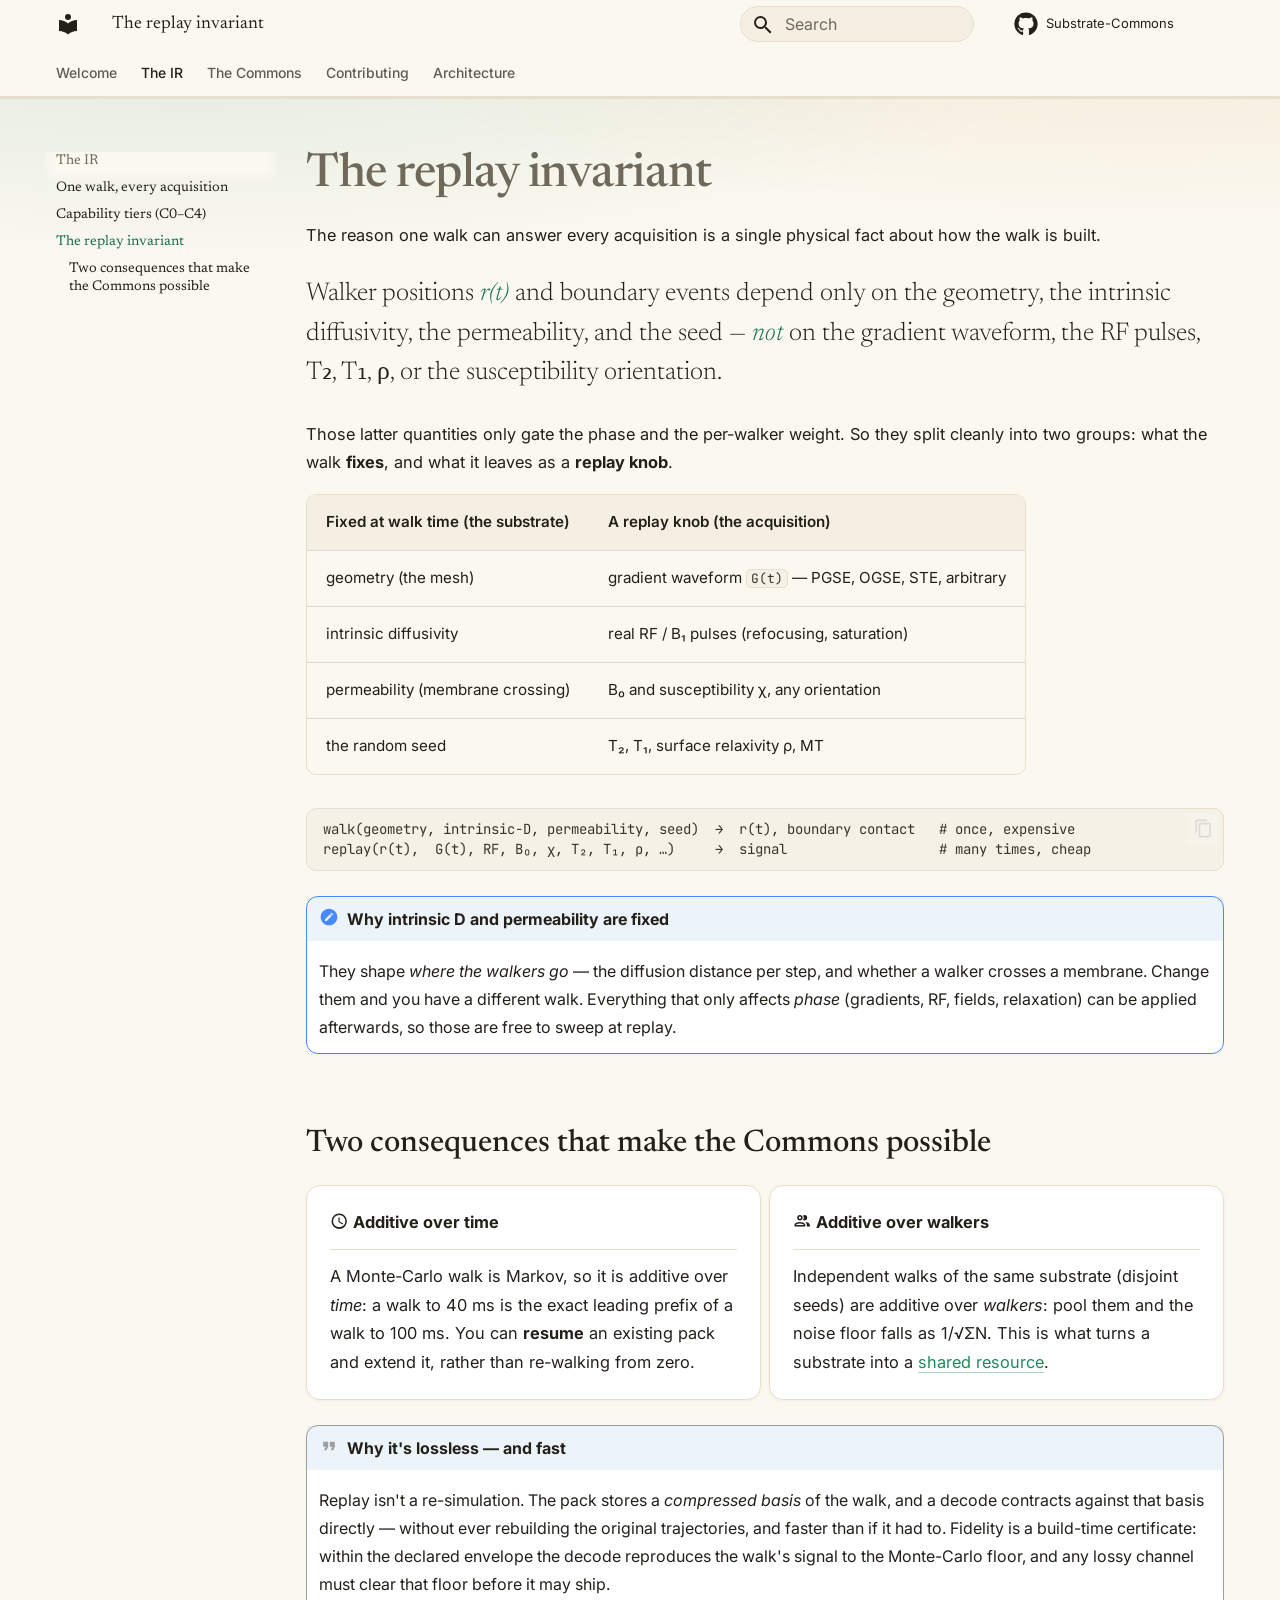
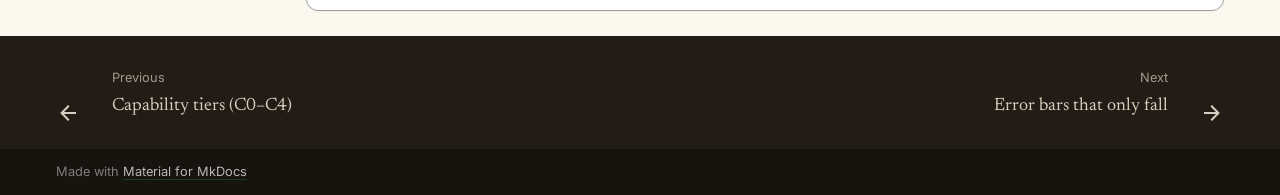
<file: ir/invariant/index.html>
<!doctype html>
<html lang="en" class="no-js">
  <head>
    
      <meta charset="utf-8">
      <meta name="viewport" content="width=device-width,initial-scale=1">
      
        <meta name="description" content="A permanent, federated Monte-Carlo replay resource — one walk, every acquisition, freely shared.">
      
      
      
        <link rel="canonical" href="https://substrate-commons.github.io/ir/invariant/">
      
      
        <link rel="prev" href="../tiers/">
      
      
        <link rel="next" href="../../commons/">
      
      
        
      
      
      <link rel="icon" href="../../assets/images/favicon.png">
      <meta name="generator" content="mkdocs-1.6.1, mkdocs-material-9.7.7">
    
    
      
        <title>The replay invariant - Substrate Commons</title>
      
    
    
      <link rel="stylesheet" href="../../assets/stylesheets/main.ec1eaa64.min.css">
      
        
        <link rel="stylesheet" href="../../assets/stylesheets/palette.ab4e12ef.min.css">
      
      


    
    
      
    
    
      
    
    
      <link rel="stylesheet" href="../../stylesheets/commons.css">
    
    <script>__md_scope=new URL("../..",location),__md_hash=e=>[...e].reduce(((e,_)=>(e<<5)-e+_.charCodeAt(0)),0),__md_get=(e,_=localStorage,t=__md_scope)=>JSON.parse(_.getItem(t.pathname+"."+e)),__md_set=(e,_,t=localStorage,a=__md_scope)=>{try{t.setItem(a.pathname+"."+e,JSON.stringify(_))}catch(e){}}</script>
    
      

    
    
  </head>
  
  
    
    
    
    
    
    <body dir="ltr" data-md-color-scheme="default" data-md-color-primary="custom" data-md-color-accent="custom">
  
    
    <input class="md-toggle" data-md-toggle="drawer" type="checkbox" id="__drawer" autocomplete="off">
    <input class="md-toggle" data-md-toggle="search" type="checkbox" id="__search" autocomplete="off">
    <label class="md-overlay" for="__drawer"></label>
    <div data-md-component="skip">
      
        
        <a href="#the-replay-invariant" class="md-skip">
          Skip to content
        </a>
      
    </div>
    <div data-md-component="announce">
      
    </div>
    
    
      

  

<header class="md-header md-header--shadow md-header--lifted" data-md-component="header">
  <nav class="md-header__inner md-grid" aria-label="Header">
    <a href="../.." title="Substrate Commons" class="md-header__button md-logo" aria-label="Substrate Commons" data-md-component="logo">
      
  
  <svg xmlns="http://www.w3.org/2000/svg" viewBox="0 0 24 24"><path d="M12 8a3 3 0 0 0 3-3 3 3 0 0 0-3-3 3 3 0 0 0-3 3 3 3 0 0 0 3 3m0 3.54C9.64 9.35 6.5 8 3 8v11c3.5 0 6.64 1.35 9 3.54 2.36-2.19 5.5-3.54 9-3.54V8c-3.5 0-6.64 1.35-9 3.54"/></svg>

    </a>
    <label class="md-header__button md-icon" for="__drawer">
      
      <svg xmlns="http://www.w3.org/2000/svg" viewBox="0 0 24 24"><path d="M3 6h18v2H3zm0 5h18v2H3zm0 5h18v2H3z"/></svg>
    </label>
    <div class="md-header__title" data-md-component="header-title">
      <div class="md-header__ellipsis">
        <div class="md-header__topic">
          <span class="md-ellipsis">
            Substrate Commons
          </span>
        </div>
        <div class="md-header__topic" data-md-component="header-topic">
          <span class="md-ellipsis">
            
              The replay invariant
            
          </span>
        </div>
      </div>
    </div>
    
      
    
    
    
    
      
      
        <label class="md-header__button md-icon" for="__search">
          
          <svg xmlns="http://www.w3.org/2000/svg" viewBox="0 0 24 24"><path d="M9.5 3A6.5 6.5 0 0 1 16 9.5c0 1.61-.59 3.09-1.56 4.23l.27.27h.79l5 5-1.5 1.5-5-5v-.79l-.27-.27A6.52 6.52 0 0 1 9.5 16 6.5 6.5 0 0 1 3 9.5 6.5 6.5 0 0 1 9.5 3m0 2C7 5 5 7 5 9.5S7 14 9.5 14 14 12 14 9.5 12 5 9.5 5"/></svg>
        </label>
        <div class="md-search" data-md-component="search" role="dialog">
  <label class="md-search__overlay" for="__search"></label>
  <div class="md-search__inner" role="search">
    <form class="md-search__form" name="search">
      <input type="text" class="md-search__input" name="query" aria-label="Search" placeholder="Search" autocapitalize="off" autocorrect="off" autocomplete="off" spellcheck="false" data-md-component="search-query" required>
      <label class="md-search__icon md-icon" for="__search">
        
        <svg xmlns="http://www.w3.org/2000/svg" viewBox="0 0 24 24"><path d="M9.5 3A6.5 6.5 0 0 1 16 9.5c0 1.61-.59 3.09-1.56 4.23l.27.27h.79l5 5-1.5 1.5-5-5v-.79l-.27-.27A6.52 6.52 0 0 1 9.5 16 6.5 6.5 0 0 1 3 9.5 6.5 6.5 0 0 1 9.5 3m0 2C7 5 5 7 5 9.5S7 14 9.5 14 14 12 14 9.5 12 5 9.5 5"/></svg>
        
        <svg xmlns="http://www.w3.org/2000/svg" viewBox="0 0 24 24"><path d="M20 11v2H8l5.5 5.5-1.42 1.42L4.16 12l7.92-7.92L13.5 5.5 8 11z"/></svg>
      </label>
      <nav class="md-search__options" aria-label="Search">
        
        <button type="reset" class="md-search__icon md-icon" title="Clear" aria-label="Clear" tabindex="-1">
          
          <svg xmlns="http://www.w3.org/2000/svg" viewBox="0 0 24 24"><path d="M19 6.41 17.59 5 12 10.59 6.41 5 5 6.41 10.59 12 5 17.59 6.41 19 12 13.41 17.59 19 19 17.59 13.41 12z"/></svg>
        </button>
      </nav>
      
        <div class="md-search__suggest" data-md-component="search-suggest"></div>
      
    </form>
    <div class="md-search__output">
      <div class="md-search__scrollwrap" tabindex="0" data-md-scrollfix>
        <div class="md-search-result" data-md-component="search-result">
          <div class="md-search-result__meta">
            Initializing search
          </div>
          <ol class="md-search-result__list" role="presentation"></ol>
        </div>
      </div>
    </div>
  </div>
</div>
      
    
    
      <div class="md-header__source">
        <a href="https://github.com/Substrate-Commons" title="Go to repository" class="md-source" data-md-component="source">
  <div class="md-source__icon md-icon">
    
    <svg xmlns="http://www.w3.org/2000/svg" viewBox="0 0 512 512"><!--! Font Awesome Free 7.1.0 by @fontawesome - https://fontawesome.com License - https://fontawesome.com/license/free (Icons: CC BY 4.0, Fonts: SIL OFL 1.1, Code: MIT License) Copyright 2025 Fonticons, Inc.--><path d="M173.9 397.4c0 2-2.3 3.6-5.2 3.6-3.3.3-5.6-1.3-5.6-3.6 0-2 2.3-3.6 5.2-3.6 3-.3 5.6 1.3 5.6 3.6m-31.1-4.5c-.7 2 1.3 4.3 4.3 4.9 2.6 1 5.6 0 6.2-2s-1.3-4.3-4.3-5.2c-2.6-.7-5.5.3-6.2 2.3m44.2-1.7c-2.9.7-4.9 2.6-4.6 4.9.3 2 2.9 3.3 5.9 2.6 2.9-.7 4.9-2.6 4.6-4.6-.3-1.9-3-3.2-5.9-2.9M252.8 8C114.1 8 8 113.3 8 252c0 110.9 69.8 205.8 169.5 239.2 12.8 2.3 17.3-5.6 17.3-12.1 0-6.2-.3-40.4-.3-61.4 0 0-70 15-84.7-29.8 0 0-11.4-29.1-27.8-36.6 0 0-22.9-15.7 1.6-15.4 0 0 24.9 2 38.6 25.8 21.9 38.6 58.6 27.5 72.9 20.9 2.3-16 8.8-27.1 16-33.7-55.9-6.2-112.3-14.3-112.3-110.5 0-27.5 7.6-41.3 23.6-58.9-2.6-6.5-11.1-33.3 2.6-67.9 20.9-6.5 69 27 69 27 20-5.6 41.5-8.5 62.8-8.5s42.8 2.9 62.8 8.5c0 0 48.1-33.6 69-27 13.7 34.7 5.2 61.4 2.6 67.9 16 17.7 25.8 31.5 25.8 58.9 0 96.5-58.9 104.2-114.8 110.5 9.2 7.9 17 22.9 17 46.4 0 33.7-.3 75.4-.3 83.6 0 6.5 4.6 14.4 17.3 12.1C436.2 457.8 504 362.9 504 252 504 113.3 391.5 8 252.8 8M105.2 352.9c-1.3 1-1 3.3.7 5.2 1.6 1.6 3.9 2.3 5.2 1 1.3-1 1-3.3-.7-5.2-1.6-1.6-3.9-2.3-5.2-1m-10.8-8.1c-.7 1.3.3 2.9 2.3 3.9 1.6 1 3.6.7 4.3-.7.7-1.3-.3-2.9-2.3-3.9-2-.6-3.6-.3-4.3.7m32.4 35.6c-1.6 1.3-1 4.3 1.3 6.2 2.3 2.3 5.2 2.6 6.5 1 1.3-1.3.7-4.3-1.3-6.2-2.2-2.3-5.2-2.6-6.5-1m-11.4-14.7c-1.6 1-1.6 3.6 0 5.9s4.3 3.3 5.6 2.3c1.6-1.3 1.6-3.9 0-6.2-1.4-2.3-4-3.3-5.6-2"/></svg>
  </div>
  <div class="md-source__repository">
    Substrate-Commons
  </div>
</a>
      </div>
    
  </nav>
  
    
      
<nav class="md-tabs" aria-label="Tabs" data-md-component="tabs">
  <div class="md-grid">
    <ul class="md-tabs__list">
      
        
  
  
  
  
    <li class="md-tabs__item">
      <a href="../.." class="md-tabs__link">
        
  
  
    
  
  Welcome

      </a>
    </li>
  

      
        
  
  
  
    
  
  
    
    
      <li class="md-tabs__item md-tabs__item--active">
        <a href="../" class="md-tabs__link">
          
  
  
  The IR

        </a>
      </li>
    
  

      
        
  
  
  
  
    
    
      <li class="md-tabs__item">
        <a href="../../commons/" class="md-tabs__link">
          
  
  
  The Commons

        </a>
      </li>
    
  

      
        
  
  
  
  
    
    
      <li class="md-tabs__item">
        <a href="../../contributing/" class="md-tabs__link">
          
  
  
  Contributing

        </a>
      </li>
    
  

      
        
  
  
  
  
    <li class="md-tabs__item">
      <a href="../../architecture/" class="md-tabs__link">
        
  
  
    
  
  Architecture

      </a>
    </li>
  

      
    </ul>
  </div>
</nav>
    
  
</header>
    
    <div class="md-container" data-md-component="container">
      
      
        
      
      <main class="md-main" data-md-component="main">
        <div class="md-main__inner md-grid">
          
            
              
              <div class="md-sidebar md-sidebar--primary" data-md-component="sidebar" data-md-type="navigation" >
                <div class="md-sidebar__scrollwrap">
                  <div class="md-sidebar__inner">
                    


  


  

<nav class="md-nav md-nav--primary md-nav--lifted md-nav--integrated" aria-label="Navigation" data-md-level="0">
  <label class="md-nav__title" for="__drawer">
    <a href="../.." title="Substrate Commons" class="md-nav__button md-logo" aria-label="Substrate Commons" data-md-component="logo">
      
  
  <svg xmlns="http://www.w3.org/2000/svg" viewBox="0 0 24 24"><path d="M12 8a3 3 0 0 0 3-3 3 3 0 0 0-3-3 3 3 0 0 0-3 3 3 3 0 0 0 3 3m0 3.54C9.64 9.35 6.5 8 3 8v11c3.5 0 6.64 1.35 9 3.54 2.36-2.19 5.5-3.54 9-3.54V8c-3.5 0-6.64 1.35-9 3.54"/></svg>

    </a>
    Substrate Commons
  </label>
  
    <div class="md-nav__source">
      <a href="https://github.com/Substrate-Commons" title="Go to repository" class="md-source" data-md-component="source">
  <div class="md-source__icon md-icon">
    
    <svg xmlns="http://www.w3.org/2000/svg" viewBox="0 0 512 512"><!--! Font Awesome Free 7.1.0 by @fontawesome - https://fontawesome.com License - https://fontawesome.com/license/free (Icons: CC BY 4.0, Fonts: SIL OFL 1.1, Code: MIT License) Copyright 2025 Fonticons, Inc.--><path d="M173.9 397.4c0 2-2.3 3.6-5.2 3.6-3.3.3-5.6-1.3-5.6-3.6 0-2 2.3-3.6 5.2-3.6 3-.3 5.6 1.3 5.6 3.6m-31.1-4.5c-.7 2 1.3 4.3 4.3 4.9 2.6 1 5.6 0 6.2-2s-1.3-4.3-4.3-5.2c-2.6-.7-5.5.3-6.2 2.3m44.2-1.7c-2.9.7-4.9 2.6-4.6 4.9.3 2 2.9 3.3 5.9 2.6 2.9-.7 4.9-2.6 4.6-4.6-.3-1.9-3-3.2-5.9-2.9M252.8 8C114.1 8 8 113.3 8 252c0 110.9 69.8 205.8 169.5 239.2 12.8 2.3 17.3-5.6 17.3-12.1 0-6.2-.3-40.4-.3-61.4 0 0-70 15-84.7-29.8 0 0-11.4-29.1-27.8-36.6 0 0-22.9-15.7 1.6-15.4 0 0 24.9 2 38.6 25.8 21.9 38.6 58.6 27.5 72.9 20.9 2.3-16 8.8-27.1 16-33.7-55.9-6.2-112.3-14.3-112.3-110.5 0-27.5 7.6-41.3 23.6-58.9-2.6-6.5-11.1-33.3 2.6-67.9 20.9-6.5 69 27 69 27 20-5.6 41.5-8.5 62.8-8.5s42.8 2.9 62.8 8.5c0 0 48.1-33.6 69-27 13.7 34.7 5.2 61.4 2.6 67.9 16 17.7 25.8 31.5 25.8 58.9 0 96.5-58.9 104.2-114.8 110.5 9.2 7.9 17 22.9 17 46.4 0 33.7-.3 75.4-.3 83.6 0 6.5 4.6 14.4 17.3 12.1C436.2 457.8 504 362.9 504 252 504 113.3 391.5 8 252.8 8M105.2 352.9c-1.3 1-1 3.3.7 5.2 1.6 1.6 3.9 2.3 5.2 1 1.3-1 1-3.3-.7-5.2-1.6-1.6-3.9-2.3-5.2-1m-10.8-8.1c-.7 1.3.3 2.9 2.3 3.9 1.6 1 3.6.7 4.3-.7.7-1.3-.3-2.9-2.3-3.9-2-.6-3.6-.3-4.3.7m32.4 35.6c-1.6 1.3-1 4.3 1.3 6.2 2.3 2.3 5.2 2.6 6.5 1 1.3-1.3.7-4.3-1.3-6.2-2.2-2.3-5.2-2.6-6.5-1m-11.4-14.7c-1.6 1-1.6 3.6 0 5.9s4.3 3.3 5.6 2.3c1.6-1.3 1.6-3.9 0-6.2-1.4-2.3-4-3.3-5.6-2"/></svg>
  </div>
  <div class="md-source__repository">
    Substrate-Commons
  </div>
</a>
    </div>
  
  <ul class="md-nav__list" data-md-scrollfix>
    
      
      
  
  
  
  
    <li class="md-nav__item">
      <a href="../.." class="md-nav__link">
        
  
  
  <span class="md-ellipsis">
    
  
    Welcome
  

    
  </span>
  
  

      </a>
    </li>
  

    
      
      
  
  
    
  
  
  
    
    
    
    
      
        
        
      
      
        
      
    
    
    <li class="md-nav__item md-nav__item--active md-nav__item--section md-nav__item--nested">
      
        
        
        <input class="md-nav__toggle md-toggle " type="checkbox" id="__nav_2" checked>
        
          
          <label class="md-nav__link" for="__nav_2" id="__nav_2_label" tabindex="">
            
  
  
  <span class="md-ellipsis">
    
  
    The IR
  

    
  </span>
  
  

            <span class="md-nav__icon md-icon"></span>
          </label>
        
        <nav class="md-nav" data-md-level="1" aria-labelledby="__nav_2_label" aria-expanded="true">
          <label class="md-nav__title" for="__nav_2">
            <span class="md-nav__icon md-icon"></span>
            
  
    The IR
  

          </label>
          <ul class="md-nav__list" data-md-scrollfix>
            
              
                
  
  
  
  
    <li class="md-nav__item">
      <a href="../" class="md-nav__link">
        
  
  
  <span class="md-ellipsis">
    
  
    One walk, every acquisition
  

    
  </span>
  
  

      </a>
    </li>
  

              
            
              
                
  
  
  
  
    <li class="md-nav__item">
      <a href="../tiers/" class="md-nav__link">
        
  
  
  <span class="md-ellipsis">
    
  
    Capability tiers (C0–C4)
  

    
  </span>
  
  

      </a>
    </li>
  

              
            
              
                
  
  
    
  
  
  
    <li class="md-nav__item md-nav__item--active">
      
      <input class="md-nav__toggle md-toggle" type="checkbox" id="__toc">
      
      
        
      
      
        <label class="md-nav__link md-nav__link--active" for="__toc">
          
  
  
  <span class="md-ellipsis">
    
  
    The replay invariant
  

    
  </span>
  
  

          <span class="md-nav__icon md-icon"></span>
        </label>
      
      <a href="./" class="md-nav__link md-nav__link--active">
        
  
  
  <span class="md-ellipsis">
    
  
    The replay invariant
  

    
  </span>
  
  

      </a>
      
        

<nav class="md-nav md-nav--secondary" aria-label="Table of contents">
  
  
  
    
  
  
    <label class="md-nav__title" for="__toc">
      <span class="md-nav__icon md-icon"></span>
      Table of contents
    </label>
    <ul class="md-nav__list" data-md-component="toc" data-md-scrollfix>
      
        <li class="md-nav__item">
  <a href="#two-consequences-that-make-the-commons-possible" class="md-nav__link">
    <span class="md-ellipsis">
      
        Two consequences that make the Commons possible
      
    </span>
  </a>
  
</li>
      
    </ul>
  
</nav>
      
    </li>
  

              
            
          </ul>
        </nav>
      
    </li>
  

    
      
      
  
  
  
  
    
    
    
    
      
      
        
      
    
    
    <li class="md-nav__item md-nav__item--nested">
      
        
        
        <input class="md-nav__toggle md-toggle " type="checkbox" id="__nav_3" >
        
          
          <label class="md-nav__link" for="__nav_3" id="__nav_3_label" tabindex="0">
            
  
  
  <span class="md-ellipsis">
    
  
    The Commons
  

    
  </span>
  
  

            <span class="md-nav__icon md-icon"></span>
          </label>
        
        <nav class="md-nav" data-md-level="1" aria-labelledby="__nav_3_label" aria-expanded="false">
          <label class="md-nav__title" for="__nav_3">
            <span class="md-nav__icon md-icon"></span>
            
  
    The Commons
  

          </label>
          <ul class="md-nav__list" data-md-scrollfix>
            
              
                
  
  
  
  
    <li class="md-nav__item">
      <a href="../../commons/" class="md-nav__link">
        
  
  
  <span class="md-ellipsis">
    
  
    Error bars that only fall
  

    
  </span>
  
  

      </a>
    </li>
  

              
            
              
                
  
  
  
  
    <li class="md-nav__item">
      <a href="../../commons/solved/" class="md-nav__link">
        
  
  
  <span class="md-ellipsis">
    
  
    What it means to solve a substrate
  

    
  </span>
  
  

      </a>
    </li>
  

              
            
              
                
  
  
  
  
    <li class="md-nav__item">
      <a href="../../commons/pooling/" class="md-nav__link">
        
  
  
  <span class="md-ellipsis">
    
  
    Targets, shards & pooling
  

    
  </span>
  
  

      </a>
    </li>
  

              
            
              
                
  
  
  
  
    <li class="md-nav__item">
      <a href="../../commons/qa/" class="md-nav__link">
        
  
  
  <span class="md-ellipsis">
    
  
    Quality & freezing
  

    
  </span>
  
  

      </a>
    </li>
  

              
            
          </ul>
        </nav>
      
    </li>
  

    
      
      
  
  
  
  
    
    
    
    
      
      
        
      
    
    
    <li class="md-nav__item md-nav__item--nested">
      
        
        
        <input class="md-nav__toggle md-toggle " type="checkbox" id="__nav_4" >
        
          
          <label class="md-nav__link" for="__nav_4" id="__nav_4_label" tabindex="0">
            
  
  
  <span class="md-ellipsis">
    
  
    Contributing
  

    
  </span>
  
  

            <span class="md-nav__icon md-icon"></span>
          </label>
        
        <nav class="md-nav" data-md-level="1" aria-labelledby="__nav_4_label" aria-expanded="false">
          <label class="md-nav__title" for="__nav_4">
            <span class="md-nav__icon md-icon"></span>
            
  
    Contributing
  

          </label>
          <ul class="md-nav__list" data-md-scrollfix>
            
              
                
  
  
  
  
    <li class="md-nav__item">
      <a href="../../contributing/" class="md-nav__link">
        
  
  
  <span class="md-ellipsis">
    
  
    Bring a machine
  

    
  </span>
  
  

      </a>
    </li>
  

              
            
              
                
  
  
  
  
    <li class="md-nav__item">
      <a href="../../contributing/signing/" class="md-nav__link">
        
  
  
  <span class="md-ellipsis">
    
  
    Signed shards & your receipt
  

    
  </span>
  
  

      </a>
    </li>
  

              
            
              
                
  
  
  
  
    <li class="md-nav__item">
      <a href="../../contributing/registry/" class="md-nav__link">
        
  
  
  <span class="md-ellipsis">
    
  
    Claim your key
  

    
  </span>
  
  

      </a>
    </li>
  

              
            
          </ul>
        </nav>
      
    </li>
  

    
      
      
  
  
  
  
    <li class="md-nav__item">
      <a href="../../architecture/" class="md-nav__link">
        
  
  
  <span class="md-ellipsis">
    
  
    Architecture
  

    
  </span>
  
  

      </a>
    </li>
  

    
  </ul>
</nav>
                  </div>
                </div>
              </div>
            
            
          
          
            <div class="md-content" data-md-component="content">
              
              <article class="md-content__inner md-typeset">
                
                  


  
  


<h1 id="the-replay-invariant">The replay invariant</h1>
<p>The reason one walk can answer every acquisition is a single physical fact about how the walk is built.</p>
<p class="sc-lede">Walker positions <em>r(t)</em> and boundary events depend only on the geometry, the
intrinsic diffusivity, the permeability, and the seed — <em>not</em> on the gradient waveform, the RF
pulses, T₂, T₁, ρ, or the susceptibility orientation.</p>

<p>Those latter quantities only gate the phase and the per-walker weight. So they split cleanly into two
groups: what the walk <strong>fixes</strong>, and what it leaves as a <strong>replay knob</strong>.</p>
<table>
<thead>
<tr>
<th>Fixed at walk time (the substrate)</th>
<th>A replay knob (the acquisition)</th>
</tr>
</thead>
<tbody>
<tr>
<td>geometry (the mesh)</td>
<td>gradient waveform <code>G(t)</code> — PGSE, OGSE, STE, arbitrary</td>
</tr>
<tr>
<td>intrinsic diffusivity</td>
<td>real RF / B₁ pulses (refocusing, saturation)</td>
</tr>
<tr>
<td>permeability (membrane crossing)</td>
<td>B₀ and susceptibility χ, any orientation</td>
</tr>
<tr>
<td>the random seed</td>
<td>T₂, T₁, surface relaxivity ρ, MT</td>
</tr>
</tbody>
</table>
<div class="highlight"><pre><span></span><code>walk(geometry, intrinsic-D, permeability, seed)  →  r(t), boundary contact   # once, expensive
replay(r(t),  G(t), RF, B₀, χ, T₂, T₁, ρ, …)     →  signal                   # many times, cheap
</code></pre></div>
<div class="admonition note">
<p class="admonition-title">Why intrinsic D and permeability are fixed</p>
<p>They shape <em>where the walkers go</em> — the diffusion distance per step, and whether a walker crosses a
membrane. Change them and you have a different walk. Everything that only affects <em>phase</em> (gradients,
RF, fields, relaxation) can be applied afterwards, so those are free to sweep at replay.</p>
</div>
<h2 id="two-consequences-that-make-the-commons-possible">Two consequences that make the Commons possible</h2>
<div class="grid cards">
<ul>
<li>
<p><span class="twemoji"><svg xmlns="http://www.w3.org/2000/svg" viewBox="0 0 24 24"><path d="M12 20a8 8 0 0 0 8-8 8 8 0 0 0-8-8 8 8 0 0 0-8 8 8 8 0 0 0 8 8m0-18a10 10 0 0 1 10 10 10 10 0 0 1-10 10C6.47 22 2 17.5 2 12A10 10 0 0 1 12 2m.5 5v5.25l4.5 2.67-.75 1.23L11 13V7z"/></svg></span> <strong>Additive over time</strong></p>
<hr />
<p>A Monte-Carlo walk is Markov, so it is additive over <em>time</em>: a walk to 40 ms is the exact leading
prefix of a walk to 100 ms. You can <strong>resume</strong> an existing pack and extend it, rather than re-walking
from zero.</p>
</li>
<li>
<p><span class="twemoji"><svg xmlns="http://www.w3.org/2000/svg" viewBox="0 0 24 24"><path d="M13.07 10.41a5 5 0 0 0 0-5.82A3.4 3.4 0 0 1 15 4a3.5 3.5 0 0 1 0 7 3.4 3.4 0 0 1-1.93-.59M5.5 7.5A3.5 3.5 0 1 1 9 11a3.5 3.5 0 0 1-3.5-3.5m2 0A1.5 1.5 0 1 0 9 6a1.5 1.5 0 0 0-1.5 1.5M16 17v2H2v-2s0-4 7-4 7 4 7 4m-2 0c-.14-.78-1.33-2-5-2s-4.93 1.31-5 2m11.95-4A5.32 5.32 0 0 1 18 17v2h4v-2s0-3.63-6.06-4Z"/></svg></span> <strong>Additive over walkers</strong></p>
<hr />
<p>Independent walks of the same substrate (disjoint seeds) are additive over <em>walkers</em>: pool them and
the noise floor falls as 1/√ΣN. This is what turns a substrate into a <a href="../../commons/">shared resource</a>.</p>
</li>
</ul>
</div>
<div class="admonition quote">
<p class="admonition-title">Why it's lossless — and fast</p>
<p>Replay isn't a re-simulation. The pack stores a <em>compressed basis</em> of the walk, and a decode contracts
against that basis directly — without ever rebuilding the original trajectories, and faster than if it
had to. Fidelity is a build-time certificate: within the declared envelope the decode reproduces the
walk's signal to the Monte-Carlo floor, and any lossy channel must clear that floor before it may ship.</p>
</div>












                
              </article>
            </div>
          
          
<script>var target=document.getElementById(location.hash.slice(1));target&&target.name&&(target.checked=target.name.startsWith("__tabbed_"))</script>
        </div>
        
          <button type="button" class="md-top md-icon" data-md-component="top" hidden>
  
  <svg xmlns="http://www.w3.org/2000/svg" viewBox="0 0 24 24"><path d="M13 20h-2V8l-5.5 5.5-1.42-1.42L12 4.16l7.92 7.92-1.42 1.42L13 8z"/></svg>
  Back to top
</button>
        
      </main>
      
        <footer class="md-footer">
  
    
      
      <nav class="md-footer__inner md-grid" aria-label="Footer" >
        
          
          <a href="../tiers/" class="md-footer__link md-footer__link--prev" aria-label="Previous: Capability tiers (C0–C4)">
            <div class="md-footer__button md-icon">
              
              <svg xmlns="http://www.w3.org/2000/svg" viewBox="0 0 24 24"><path d="M20 11v2H8l5.5 5.5-1.42 1.42L4.16 12l7.92-7.92L13.5 5.5 8 11z"/></svg>
            </div>
            <div class="md-footer__title">
              <span class="md-footer__direction">
                Previous
              </span>
              <div class="md-ellipsis">
                Capability tiers (C0–C4)
              </div>
            </div>
          </a>
        
        
          
          <a href="../../commons/" class="md-footer__link md-footer__link--next" aria-label="Next: Error bars that only fall">
            <div class="md-footer__title">
              <span class="md-footer__direction">
                Next
              </span>
              <div class="md-ellipsis">
                Error bars that only fall
              </div>
            </div>
            <div class="md-footer__button md-icon">
              
              <svg xmlns="http://www.w3.org/2000/svg" viewBox="0 0 24 24"><path d="M4 11v2h12l-5.5 5.5 1.42 1.42L19.84 12l-7.92-7.92L10.5 5.5 16 11z"/></svg>
            </div>
          </a>
        
      </nav>
    
  
  <div class="md-footer-meta md-typeset">
    <div class="md-footer-meta__inner md-grid">
      <div class="md-copyright">
  
  
    Made with
    <a href="https://squidfunk.github.io/mkdocs-material/" target="_blank" rel="noopener">
      Material for MkDocs
    </a>
  
</div>
      
    </div>
  </div>
</footer>
      
    </div>
    <div class="md-dialog" data-md-component="dialog">
      <div class="md-dialog__inner md-typeset"></div>
    </div>
    
    
    
      
      
      <script id="__config" type="application/json">{"annotate": null, "base": "../..", "features": ["navigation.tabs", "navigation.tabs.sticky", "navigation.sections", "navigation.top", "navigation.instant", "navigation.footer", "toc.integrate", "content.code.copy", "search.suggest"], "search": "../../assets/javascripts/workers/search.2c215733.min.js", "tags": null, "translations": {"clipboard.copied": "Copied to clipboard", "clipboard.copy": "Copy to clipboard", "search.result.more.one": "1 more on this page", "search.result.more.other": "# more on this page", "search.result.none": "No matching documents", "search.result.one": "1 matching document", "search.result.other": "# matching documents", "search.result.placeholder": "Type to start searching", "search.result.term.missing": "Missing", "select.version": "Select version"}, "version": null}</script>
    
    
      <script src="../../assets/javascripts/bundle.d7400e89.min.js"></script>
      
    
  </body>
</html>
</file>
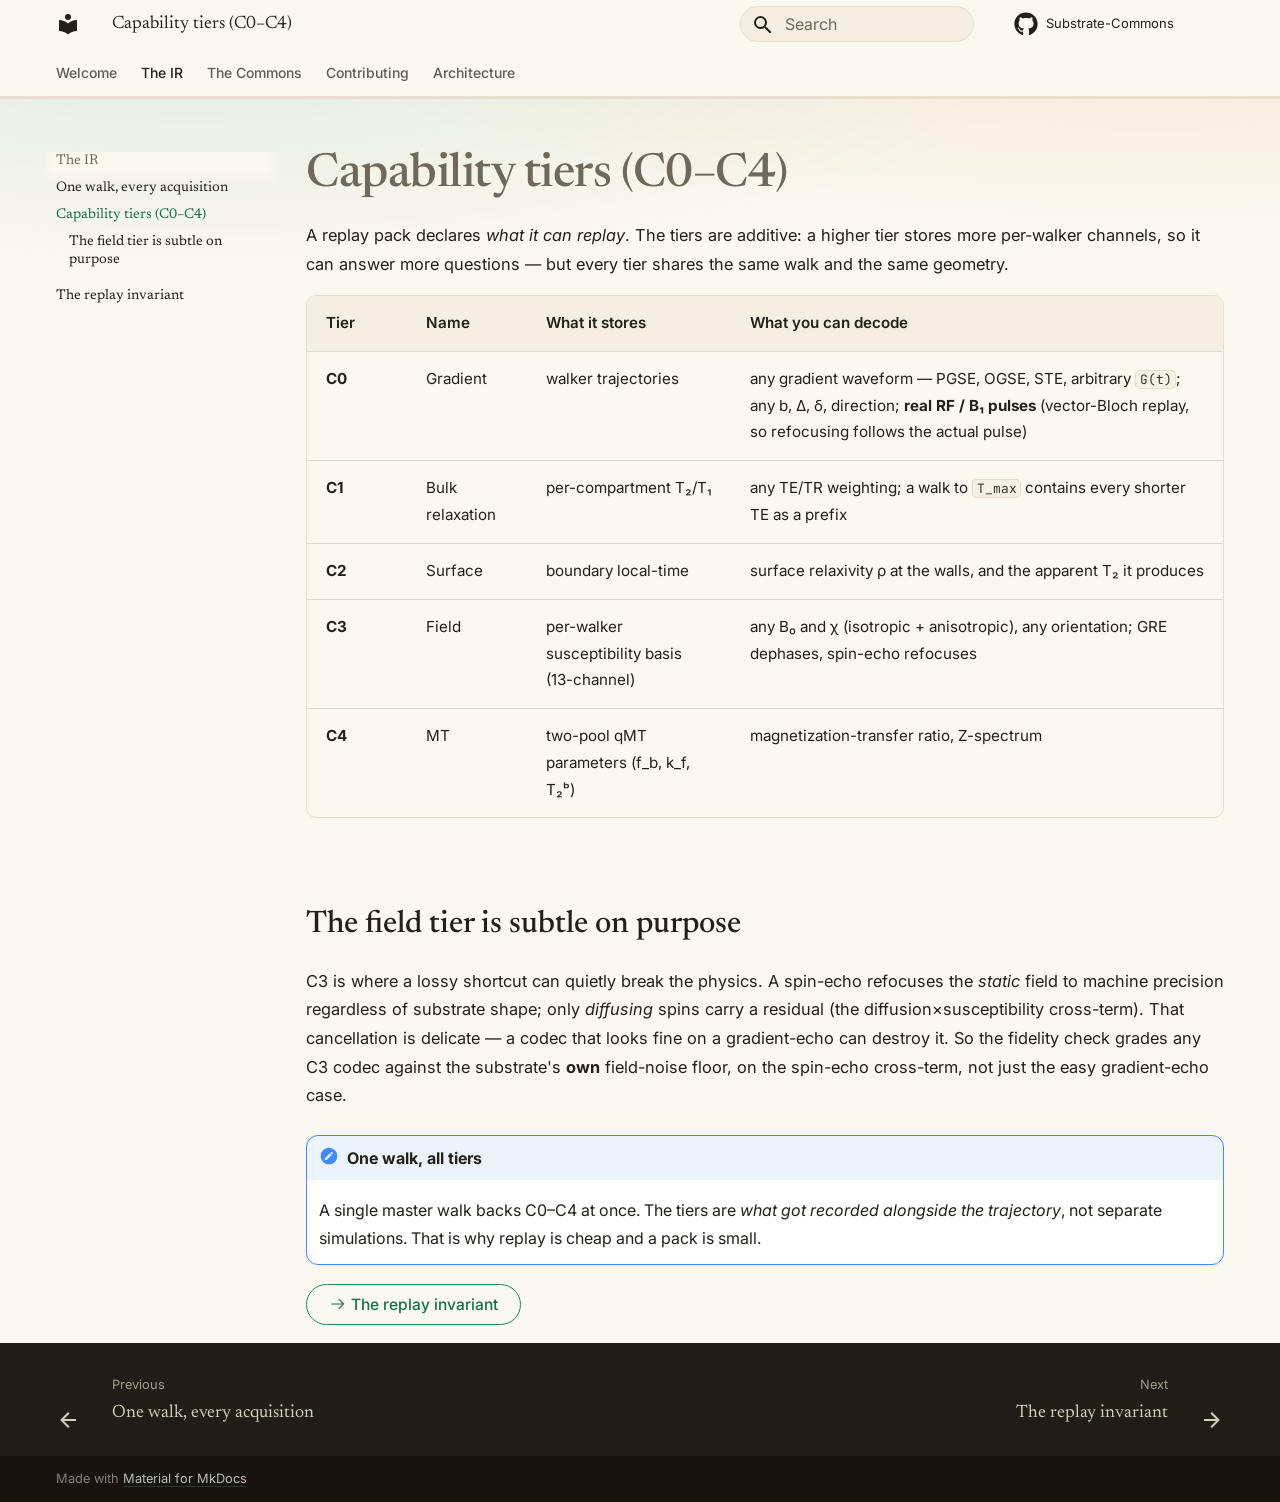
<file: ir/tiers/index.html>
<!doctype html>
<html lang="en" class="no-js">
  <head>
    
      <meta charset="utf-8">
      <meta name="viewport" content="width=device-width,initial-scale=1">
      
        <meta name="description" content="A permanent, federated Monte-Carlo replay resource — one walk, every acquisition, freely shared.">
      
      
      
        <link rel="canonical" href="https://substrate-commons.github.io/ir/tiers/">
      
      
        <link rel="prev" href="../">
      
      
        <link rel="next" href="../invariant/">
      
      
        
      
      
      <link rel="icon" href="../../assets/images/favicon.png">
      <meta name="generator" content="mkdocs-1.6.1, mkdocs-material-9.7.7">
    
    
      
        <title>Capability tiers (C0–C4) - Substrate Commons</title>
      
    
    
      <link rel="stylesheet" href="../../assets/stylesheets/main.ec1eaa64.min.css">
      
        
        <link rel="stylesheet" href="../../assets/stylesheets/palette.ab4e12ef.min.css">
      
      


    
    
      
    
    
      
    
    
      <link rel="stylesheet" href="../../stylesheets/commons.css">
    
    <script>__md_scope=new URL("../..",location),__md_hash=e=>[...e].reduce(((e,_)=>(e<<5)-e+_.charCodeAt(0)),0),__md_get=(e,_=localStorage,t=__md_scope)=>JSON.parse(_.getItem(t.pathname+"."+e)),__md_set=(e,_,t=localStorage,a=__md_scope)=>{try{t.setItem(a.pathname+"."+e,JSON.stringify(_))}catch(e){}}</script>
    
      

    
    
  </head>
  
  
    
    
    
    
    
    <body dir="ltr" data-md-color-scheme="default" data-md-color-primary="custom" data-md-color-accent="custom">
  
    
    <input class="md-toggle" data-md-toggle="drawer" type="checkbox" id="__drawer" autocomplete="off">
    <input class="md-toggle" data-md-toggle="search" type="checkbox" id="__search" autocomplete="off">
    <label class="md-overlay" for="__drawer"></label>
    <div data-md-component="skip">
      
        
        <a href="#capability-tiers-c0c4" class="md-skip">
          Skip to content
        </a>
      
    </div>
    <div data-md-component="announce">
      
    </div>
    
    
      

  

<header class="md-header md-header--shadow md-header--lifted" data-md-component="header">
  <nav class="md-header__inner md-grid" aria-label="Header">
    <a href="../.." title="Substrate Commons" class="md-header__button md-logo" aria-label="Substrate Commons" data-md-component="logo">
      
  
  <svg xmlns="http://www.w3.org/2000/svg" viewBox="0 0 24 24"><path d="M12 8a3 3 0 0 0 3-3 3 3 0 0 0-3-3 3 3 0 0 0-3 3 3 3 0 0 0 3 3m0 3.54C9.64 9.35 6.5 8 3 8v11c3.5 0 6.64 1.35 9 3.54 2.36-2.19 5.5-3.54 9-3.54V8c-3.5 0-6.64 1.35-9 3.54"/></svg>

    </a>
    <label class="md-header__button md-icon" for="__drawer">
      
      <svg xmlns="http://www.w3.org/2000/svg" viewBox="0 0 24 24"><path d="M3 6h18v2H3zm0 5h18v2H3zm0 5h18v2H3z"/></svg>
    </label>
    <div class="md-header__title" data-md-component="header-title">
      <div class="md-header__ellipsis">
        <div class="md-header__topic">
          <span class="md-ellipsis">
            Substrate Commons
          </span>
        </div>
        <div class="md-header__topic" data-md-component="header-topic">
          <span class="md-ellipsis">
            
              Capability tiers (C0–C4)
            
          </span>
        </div>
      </div>
    </div>
    
      
    
    
    
    
      
      
        <label class="md-header__button md-icon" for="__search">
          
          <svg xmlns="http://www.w3.org/2000/svg" viewBox="0 0 24 24"><path d="M9.5 3A6.5 6.5 0 0 1 16 9.5c0 1.61-.59 3.09-1.56 4.23l.27.27h.79l5 5-1.5 1.5-5-5v-.79l-.27-.27A6.52 6.52 0 0 1 9.5 16 6.5 6.5 0 0 1 3 9.5 6.5 6.5 0 0 1 9.5 3m0 2C7 5 5 7 5 9.5S7 14 9.5 14 14 12 14 9.5 12 5 9.5 5"/></svg>
        </label>
        <div class="md-search" data-md-component="search" role="dialog">
  <label class="md-search__overlay" for="__search"></label>
  <div class="md-search__inner" role="search">
    <form class="md-search__form" name="search">
      <input type="text" class="md-search__input" name="query" aria-label="Search" placeholder="Search" autocapitalize="off" autocorrect="off" autocomplete="off" spellcheck="false" data-md-component="search-query" required>
      <label class="md-search__icon md-icon" for="__search">
        
        <svg xmlns="http://www.w3.org/2000/svg" viewBox="0 0 24 24"><path d="M9.5 3A6.5 6.5 0 0 1 16 9.5c0 1.61-.59 3.09-1.56 4.23l.27.27h.79l5 5-1.5 1.5-5-5v-.79l-.27-.27A6.52 6.52 0 0 1 9.5 16 6.5 6.5 0 0 1 3 9.5 6.5 6.5 0 0 1 9.5 3m0 2C7 5 5 7 5 9.5S7 14 9.5 14 14 12 14 9.5 12 5 9.5 5"/></svg>
        
        <svg xmlns="http://www.w3.org/2000/svg" viewBox="0 0 24 24"><path d="M20 11v2H8l5.5 5.5-1.42 1.42L4.16 12l7.92-7.92L13.5 5.5 8 11z"/></svg>
      </label>
      <nav class="md-search__options" aria-label="Search">
        
        <button type="reset" class="md-search__icon md-icon" title="Clear" aria-label="Clear" tabindex="-1">
          
          <svg xmlns="http://www.w3.org/2000/svg" viewBox="0 0 24 24"><path d="M19 6.41 17.59 5 12 10.59 6.41 5 5 6.41 10.59 12 5 17.59 6.41 19 12 13.41 17.59 19 19 17.59 13.41 12z"/></svg>
        </button>
      </nav>
      
        <div class="md-search__suggest" data-md-component="search-suggest"></div>
      
    </form>
    <div class="md-search__output">
      <div class="md-search__scrollwrap" tabindex="0" data-md-scrollfix>
        <div class="md-search-result" data-md-component="search-result">
          <div class="md-search-result__meta">
            Initializing search
          </div>
          <ol class="md-search-result__list" role="presentation"></ol>
        </div>
      </div>
    </div>
  </div>
</div>
      
    
    
      <div class="md-header__source">
        <a href="https://github.com/Substrate-Commons" title="Go to repository" class="md-source" data-md-component="source">
  <div class="md-source__icon md-icon">
    
    <svg xmlns="http://www.w3.org/2000/svg" viewBox="0 0 512 512"><!--! Font Awesome Free 7.1.0 by @fontawesome - https://fontawesome.com License - https://fontawesome.com/license/free (Icons: CC BY 4.0, Fonts: SIL OFL 1.1, Code: MIT License) Copyright 2025 Fonticons, Inc.--><path d="M173.9 397.4c0 2-2.3 3.6-5.2 3.6-3.3.3-5.6-1.3-5.6-3.6 0-2 2.3-3.6 5.2-3.6 3-.3 5.6 1.3 5.6 3.6m-31.1-4.5c-.7 2 1.3 4.3 4.3 4.9 2.6 1 5.6 0 6.2-2s-1.3-4.3-4.3-5.2c-2.6-.7-5.5.3-6.2 2.3m44.2-1.7c-2.9.7-4.9 2.6-4.6 4.9.3 2 2.9 3.3 5.9 2.6 2.9-.7 4.9-2.6 4.6-4.6-.3-1.9-3-3.2-5.9-2.9M252.8 8C114.1 8 8 113.3 8 252c0 110.9 69.8 205.8 169.5 239.2 12.8 2.3 17.3-5.6 17.3-12.1 0-6.2-.3-40.4-.3-61.4 0 0-70 15-84.7-29.8 0 0-11.4-29.1-27.8-36.6 0 0-22.9-15.7 1.6-15.4 0 0 24.9 2 38.6 25.8 21.9 38.6 58.6 27.5 72.9 20.9 2.3-16 8.8-27.1 16-33.7-55.9-6.2-112.3-14.3-112.3-110.5 0-27.5 7.6-41.3 23.6-58.9-2.6-6.5-11.1-33.3 2.6-67.9 20.9-6.5 69 27 69 27 20-5.6 41.5-8.5 62.8-8.5s42.8 2.9 62.8 8.5c0 0 48.1-33.6 69-27 13.7 34.7 5.2 61.4 2.6 67.9 16 17.7 25.8 31.5 25.8 58.9 0 96.5-58.9 104.2-114.8 110.5 9.2 7.9 17 22.9 17 46.4 0 33.7-.3 75.4-.3 83.6 0 6.5 4.6 14.4 17.3 12.1C436.2 457.8 504 362.9 504 252 504 113.3 391.5 8 252.8 8M105.2 352.9c-1.3 1-1 3.3.7 5.2 1.6 1.6 3.9 2.3 5.2 1 1.3-1 1-3.3-.7-5.2-1.6-1.6-3.9-2.3-5.2-1m-10.8-8.1c-.7 1.3.3 2.9 2.3 3.9 1.6 1 3.6.7 4.3-.7.7-1.3-.3-2.9-2.3-3.9-2-.6-3.6-.3-4.3.7m32.4 35.6c-1.6 1.3-1 4.3 1.3 6.2 2.3 2.3 5.2 2.6 6.5 1 1.3-1.3.7-4.3-1.3-6.2-2.2-2.3-5.2-2.6-6.5-1m-11.4-14.7c-1.6 1-1.6 3.6 0 5.9s4.3 3.3 5.6 2.3c1.6-1.3 1.6-3.9 0-6.2-1.4-2.3-4-3.3-5.6-2"/></svg>
  </div>
  <div class="md-source__repository">
    Substrate-Commons
  </div>
</a>
      </div>
    
  </nav>
  
    
      
<nav class="md-tabs" aria-label="Tabs" data-md-component="tabs">
  <div class="md-grid">
    <ul class="md-tabs__list">
      
        
  
  
  
  
    <li class="md-tabs__item">
      <a href="../.." class="md-tabs__link">
        
  
  
    
  
  Welcome

      </a>
    </li>
  

      
        
  
  
  
    
  
  
    
    
      <li class="md-tabs__item md-tabs__item--active">
        <a href="../" class="md-tabs__link">
          
  
  
  The IR

        </a>
      </li>
    
  

      
        
  
  
  
  
    
    
      <li class="md-tabs__item">
        <a href="../../commons/" class="md-tabs__link">
          
  
  
  The Commons

        </a>
      </li>
    
  

      
        
  
  
  
  
    
    
      <li class="md-tabs__item">
        <a href="../../contributing/" class="md-tabs__link">
          
  
  
  Contributing

        </a>
      </li>
    
  

      
        
  
  
  
  
    <li class="md-tabs__item">
      <a href="../../architecture/" class="md-tabs__link">
        
  
  
    
  
  Architecture

      </a>
    </li>
  

      
    </ul>
  </div>
</nav>
    
  
</header>
    
    <div class="md-container" data-md-component="container">
      
      
        
      
      <main class="md-main" data-md-component="main">
        <div class="md-main__inner md-grid">
          
            
              
              <div class="md-sidebar md-sidebar--primary" data-md-component="sidebar" data-md-type="navigation" >
                <div class="md-sidebar__scrollwrap">
                  <div class="md-sidebar__inner">
                    


  


  

<nav class="md-nav md-nav--primary md-nav--lifted md-nav--integrated" aria-label="Navigation" data-md-level="0">
  <label class="md-nav__title" for="__drawer">
    <a href="../.." title="Substrate Commons" class="md-nav__button md-logo" aria-label="Substrate Commons" data-md-component="logo">
      
  
  <svg xmlns="http://www.w3.org/2000/svg" viewBox="0 0 24 24"><path d="M12 8a3 3 0 0 0 3-3 3 3 0 0 0-3-3 3 3 0 0 0-3 3 3 3 0 0 0 3 3m0 3.54C9.64 9.35 6.5 8 3 8v11c3.5 0 6.64 1.35 9 3.54 2.36-2.19 5.5-3.54 9-3.54V8c-3.5 0-6.64 1.35-9 3.54"/></svg>

    </a>
    Substrate Commons
  </label>
  
    <div class="md-nav__source">
      <a href="https://github.com/Substrate-Commons" title="Go to repository" class="md-source" data-md-component="source">
  <div class="md-source__icon md-icon">
    
    <svg xmlns="http://www.w3.org/2000/svg" viewBox="0 0 512 512"><!--! Font Awesome Free 7.1.0 by @fontawesome - https://fontawesome.com License - https://fontawesome.com/license/free (Icons: CC BY 4.0, Fonts: SIL OFL 1.1, Code: MIT License) Copyright 2025 Fonticons, Inc.--><path d="M173.9 397.4c0 2-2.3 3.6-5.2 3.6-3.3.3-5.6-1.3-5.6-3.6 0-2 2.3-3.6 5.2-3.6 3-.3 5.6 1.3 5.6 3.6m-31.1-4.5c-.7 2 1.3 4.3 4.3 4.9 2.6 1 5.6 0 6.2-2s-1.3-4.3-4.3-5.2c-2.6-.7-5.5.3-6.2 2.3m44.2-1.7c-2.9.7-4.9 2.6-4.6 4.9.3 2 2.9 3.3 5.9 2.6 2.9-.7 4.9-2.6 4.6-4.6-.3-1.9-3-3.2-5.9-2.9M252.8 8C114.1 8 8 113.3 8 252c0 110.9 69.8 205.8 169.5 239.2 12.8 2.3 17.3-5.6 17.3-12.1 0-6.2-.3-40.4-.3-61.4 0 0-70 15-84.7-29.8 0 0-11.4-29.1-27.8-36.6 0 0-22.9-15.7 1.6-15.4 0 0 24.9 2 38.6 25.8 21.9 38.6 58.6 27.5 72.9 20.9 2.3-16 8.8-27.1 16-33.7-55.9-6.2-112.3-14.3-112.3-110.5 0-27.5 7.6-41.3 23.6-58.9-2.6-6.5-11.1-33.3 2.6-67.9 20.9-6.5 69 27 69 27 20-5.6 41.5-8.5 62.8-8.5s42.8 2.9 62.8 8.5c0 0 48.1-33.6 69-27 13.7 34.7 5.2 61.4 2.6 67.9 16 17.7 25.8 31.5 25.8 58.9 0 96.5-58.9 104.2-114.8 110.5 9.2 7.9 17 22.9 17 46.4 0 33.7-.3 75.4-.3 83.6 0 6.5 4.6 14.4 17.3 12.1C436.2 457.8 504 362.9 504 252 504 113.3 391.5 8 252.8 8M105.2 352.9c-1.3 1-1 3.3.7 5.2 1.6 1.6 3.9 2.3 5.2 1 1.3-1 1-3.3-.7-5.2-1.6-1.6-3.9-2.3-5.2-1m-10.8-8.1c-.7 1.3.3 2.9 2.3 3.9 1.6 1 3.6.7 4.3-.7.7-1.3-.3-2.9-2.3-3.9-2-.6-3.6-.3-4.3.7m32.4 35.6c-1.6 1.3-1 4.3 1.3 6.2 2.3 2.3 5.2 2.6 6.5 1 1.3-1.3.7-4.3-1.3-6.2-2.2-2.3-5.2-2.6-6.5-1m-11.4-14.7c-1.6 1-1.6 3.6 0 5.9s4.3 3.3 5.6 2.3c1.6-1.3 1.6-3.9 0-6.2-1.4-2.3-4-3.3-5.6-2"/></svg>
  </div>
  <div class="md-source__repository">
    Substrate-Commons
  </div>
</a>
    </div>
  
  <ul class="md-nav__list" data-md-scrollfix>
    
      
      
  
  
  
  
    <li class="md-nav__item">
      <a href="../.." class="md-nav__link">
        
  
  
  <span class="md-ellipsis">
    
  
    Welcome
  

    
  </span>
  
  

      </a>
    </li>
  

    
      
      
  
  
    
  
  
  
    
    
    
    
      
        
        
      
      
        
      
    
    
    <li class="md-nav__item md-nav__item--active md-nav__item--section md-nav__item--nested">
      
        
        
        <input class="md-nav__toggle md-toggle " type="checkbox" id="__nav_2" checked>
        
          
          <label class="md-nav__link" for="__nav_2" id="__nav_2_label" tabindex="">
            
  
  
  <span class="md-ellipsis">
    
  
    The IR
  

    
  </span>
  
  

            <span class="md-nav__icon md-icon"></span>
          </label>
        
        <nav class="md-nav" data-md-level="1" aria-labelledby="__nav_2_label" aria-expanded="true">
          <label class="md-nav__title" for="__nav_2">
            <span class="md-nav__icon md-icon"></span>
            
  
    The IR
  

          </label>
          <ul class="md-nav__list" data-md-scrollfix>
            
              
                
  
  
  
  
    <li class="md-nav__item">
      <a href="../" class="md-nav__link">
        
  
  
  <span class="md-ellipsis">
    
  
    One walk, every acquisition
  

    
  </span>
  
  

      </a>
    </li>
  

              
            
              
                
  
  
    
  
  
  
    <li class="md-nav__item md-nav__item--active">
      
      <input class="md-nav__toggle md-toggle" type="checkbox" id="__toc">
      
      
        
      
      
        <label class="md-nav__link md-nav__link--active" for="__toc">
          
  
  
  <span class="md-ellipsis">
    
  
    Capability tiers (C0–C4)
  

    
  </span>
  
  

          <span class="md-nav__icon md-icon"></span>
        </label>
      
      <a href="./" class="md-nav__link md-nav__link--active">
        
  
  
  <span class="md-ellipsis">
    
  
    Capability tiers (C0–C4)
  

    
  </span>
  
  

      </a>
      
        

<nav class="md-nav md-nav--secondary" aria-label="Table of contents">
  
  
  
    
  
  
    <label class="md-nav__title" for="__toc">
      <span class="md-nav__icon md-icon"></span>
      Table of contents
    </label>
    <ul class="md-nav__list" data-md-component="toc" data-md-scrollfix>
      
        <li class="md-nav__item">
  <a href="#the-field-tier-is-subtle-on-purpose" class="md-nav__link">
    <span class="md-ellipsis">
      
        The field tier is subtle on purpose
      
    </span>
  </a>
  
</li>
      
    </ul>
  
</nav>
      
    </li>
  

              
            
              
                
  
  
  
  
    <li class="md-nav__item">
      <a href="../invariant/" class="md-nav__link">
        
  
  
  <span class="md-ellipsis">
    
  
    The replay invariant
  

    
  </span>
  
  

      </a>
    </li>
  

              
            
          </ul>
        </nav>
      
    </li>
  

    
      
      
  
  
  
  
    
    
    
    
      
      
        
      
    
    
    <li class="md-nav__item md-nav__item--nested">
      
        
        
        <input class="md-nav__toggle md-toggle " type="checkbox" id="__nav_3" >
        
          
          <label class="md-nav__link" for="__nav_3" id="__nav_3_label" tabindex="0">
            
  
  
  <span class="md-ellipsis">
    
  
    The Commons
  

    
  </span>
  
  

            <span class="md-nav__icon md-icon"></span>
          </label>
        
        <nav class="md-nav" data-md-level="1" aria-labelledby="__nav_3_label" aria-expanded="false">
          <label class="md-nav__title" for="__nav_3">
            <span class="md-nav__icon md-icon"></span>
            
  
    The Commons
  

          </label>
          <ul class="md-nav__list" data-md-scrollfix>
            
              
                
  
  
  
  
    <li class="md-nav__item">
      <a href="../../commons/" class="md-nav__link">
        
  
  
  <span class="md-ellipsis">
    
  
    Error bars that only fall
  

    
  </span>
  
  

      </a>
    </li>
  

              
            
              
                
  
  
  
  
    <li class="md-nav__item">
      <a href="../../commons/pooling/" class="md-nav__link">
        
  
  
  <span class="md-ellipsis">
    
  
    Targets, shards & pooling
  

    
  </span>
  
  

      </a>
    </li>
  

              
            
              
                
  
  
  
  
    <li class="md-nav__item">
      <a href="../../commons/qa/" class="md-nav__link">
        
  
  
  <span class="md-ellipsis">
    
  
    Quality & freezing
  

    
  </span>
  
  

      </a>
    </li>
  

              
            
          </ul>
        </nav>
      
    </li>
  

    
      
      
  
  
  
  
    
    
    
    
      
      
        
      
    
    
    <li class="md-nav__item md-nav__item--nested">
      
        
        
        <input class="md-nav__toggle md-toggle " type="checkbox" id="__nav_4" >
        
          
          <label class="md-nav__link" for="__nav_4" id="__nav_4_label" tabindex="0">
            
  
  
  <span class="md-ellipsis">
    
  
    Contributing
  

    
  </span>
  
  

            <span class="md-nav__icon md-icon"></span>
          </label>
        
        <nav class="md-nav" data-md-level="1" aria-labelledby="__nav_4_label" aria-expanded="false">
          <label class="md-nav__title" for="__nav_4">
            <span class="md-nav__icon md-icon"></span>
            
  
    Contributing
  

          </label>
          <ul class="md-nav__list" data-md-scrollfix>
            
              
                
  
  
  
  
    <li class="md-nav__item">
      <a href="../../contributing/" class="md-nav__link">
        
  
  
  <span class="md-ellipsis">
    
  
    Bring a machine
  

    
  </span>
  
  

      </a>
    </li>
  

              
            
              
                
  
  
  
  
    <li class="md-nav__item">
      <a href="../../contributing/signing/" class="md-nav__link">
        
  
  
  <span class="md-ellipsis">
    
  
    Signed shards & your receipt
  

    
  </span>
  
  

      </a>
    </li>
  

              
            
              
                
  
  
  
  
    <li class="md-nav__item">
      <a href="../../contributing/registry/" class="md-nav__link">
        
  
  
  <span class="md-ellipsis">
    
  
    Claim your key
  

    
  </span>
  
  

      </a>
    </li>
  

              
            
          </ul>
        </nav>
      
    </li>
  

    
      
      
  
  
  
  
    <li class="md-nav__item">
      <a href="../../architecture/" class="md-nav__link">
        
  
  
  <span class="md-ellipsis">
    
  
    Architecture
  

    
  </span>
  
  

      </a>
    </li>
  

    
  </ul>
</nav>
                  </div>
                </div>
              </div>
            
            
          
          
            <div class="md-content" data-md-component="content">
              
              <article class="md-content__inner md-typeset">
                
                  


  
  


<h1 id="capability-tiers-c0c4">Capability tiers (C0–C4)</h1>
<p>A replay pack declares <em>what it can replay</em>. The tiers are additive: a higher tier stores more per-walker
channels, so it can answer more questions — but every tier shares the same walk and the same geometry.</p>
<table>
<thead>
<tr>
<th>Tier</th>
<th>Name</th>
<th>What it stores</th>
<th>What you can decode</th>
</tr>
</thead>
<tbody>
<tr>
<td><strong>C0</strong></td>
<td>Gradient</td>
<td>walker trajectories</td>
<td>any gradient waveform — PGSE, OGSE, STE, arbitrary <code>G(t)</code>; any b, Δ, δ, direction; <strong>real RF / B₁ pulses</strong> (vector-Bloch replay, so refocusing follows the actual pulse)</td>
</tr>
<tr>
<td><strong>C1</strong></td>
<td>Bulk relaxation</td>
<td>per-compartment T₂/T₁</td>
<td>any TE/TR weighting; a walk to <code>T_max</code> contains every shorter TE as a prefix</td>
</tr>
<tr>
<td><strong>C2</strong></td>
<td>Surface</td>
<td>boundary local-time</td>
<td>surface relaxivity ρ at the walls, and the apparent T₂ it produces</td>
</tr>
<tr>
<td><strong>C3</strong></td>
<td>Field</td>
<td>per-walker susceptibility basis (13-channel)</td>
<td>any B₀ and χ (isotropic + anisotropic), any orientation; GRE dephases, spin-echo refocuses</td>
</tr>
<tr>
<td><strong>C4</strong></td>
<td>MT</td>
<td>two-pool qMT parameters (f_b, k_f, T₂ᵇ)</td>
<td>magnetization-transfer ratio, Z-spectrum</td>
</tr>
</tbody>
</table>
<h2 id="the-field-tier-is-subtle-on-purpose">The field tier is subtle on purpose</h2>
<p>C3 is where a lossy shortcut can quietly break the physics. A spin-echo refocuses the <em>static</em> field to
machine precision regardless of substrate shape; only <em>diffusing</em> spins carry a residual (the
diffusion×susceptibility cross-term). That cancellation is delicate — a codec that looks fine on a
gradient-echo can destroy it. So the fidelity check grades any C3 codec against the substrate's <strong>own</strong>
field-noise floor, on the spin-echo cross-term, not just the easy gradient-echo case.</p>
<div class="admonition note">
<p class="admonition-title">One walk, all tiers</p>
<p>A single master walk backs C0–C4 at once. The tiers are <em>what got recorded alongside the trajectory</em>,
not separate simulations. That is why replay is cheap and a pack is small.</p>
</div>
<p><a class="sc-btn sc-btn--ghost" href="../invariant/"><span class="twemoji"><svg xmlns="http://www.w3.org/2000/svg" viewBox="0 0 24 24"><path d="M13.22 19.03a.75.75 0 0 1 0-1.06L18.19 13H3.75a.75.75 0 0 1 0-1.5h14.44l-4.97-4.97a.749.749 0 0 1 .326-1.275.75.75 0 0 1 .734.215l6.25 6.25a.75.75 0 0 1 0 1.06l-6.25 6.25a.75.75 0 0 1-1.06 0"/></svg></span> The replay invariant</a></p>












                
              </article>
            </div>
          
          
<script>var target=document.getElementById(location.hash.slice(1));target&&target.name&&(target.checked=target.name.startsWith("__tabbed_"))</script>
        </div>
        
          <button type="button" class="md-top md-icon" data-md-component="top" hidden>
  
  <svg xmlns="http://www.w3.org/2000/svg" viewBox="0 0 24 24"><path d="M13 20h-2V8l-5.5 5.5-1.42-1.42L12 4.16l7.92 7.92-1.42 1.42L13 8z"/></svg>
  Back to top
</button>
        
      </main>
      
        <footer class="md-footer">
  
    
      
      <nav class="md-footer__inner md-grid" aria-label="Footer" >
        
          
          <a href="../" class="md-footer__link md-footer__link--prev" aria-label="Previous: One walk, every acquisition">
            <div class="md-footer__button md-icon">
              
              <svg xmlns="http://www.w3.org/2000/svg" viewBox="0 0 24 24"><path d="M20 11v2H8l5.5 5.5-1.42 1.42L4.16 12l7.92-7.92L13.5 5.5 8 11z"/></svg>
            </div>
            <div class="md-footer__title">
              <span class="md-footer__direction">
                Previous
              </span>
              <div class="md-ellipsis">
                One walk, every acquisition
              </div>
            </div>
          </a>
        
        
          
          <a href="../invariant/" class="md-footer__link md-footer__link--next" aria-label="Next: The replay invariant">
            <div class="md-footer__title">
              <span class="md-footer__direction">
                Next
              </span>
              <div class="md-ellipsis">
                The replay invariant
              </div>
            </div>
            <div class="md-footer__button md-icon">
              
              <svg xmlns="http://www.w3.org/2000/svg" viewBox="0 0 24 24"><path d="M4 11v2h12l-5.5 5.5 1.42 1.42L19.84 12l-7.92-7.92L10.5 5.5 16 11z"/></svg>
            </div>
          </a>
        
      </nav>
    
  
  <div class="md-footer-meta md-typeset">
    <div class="md-footer-meta__inner md-grid">
      <div class="md-copyright">
  
  
    Made with
    <a href="https://squidfunk.github.io/mkdocs-material/" target="_blank" rel="noopener">
      Material for MkDocs
    </a>
  
</div>
      
    </div>
  </div>
</footer>
      
    </div>
    <div class="md-dialog" data-md-component="dialog">
      <div class="md-dialog__inner md-typeset"></div>
    </div>
    
    
    
      
      
      <script id="__config" type="application/json">{"annotate": null, "base": "../..", "features": ["navigation.tabs", "navigation.tabs.sticky", "navigation.sections", "navigation.top", "navigation.instant", "navigation.footer", "toc.integrate", "content.code.copy", "search.suggest"], "search": "../../assets/javascripts/workers/search.2c215733.min.js", "tags": null, "translations": {"clipboard.copied": "Copied to clipboard", "clipboard.copy": "Copy to clipboard", "search.result.more.one": "1 more on this page", "search.result.more.other": "# more on this page", "search.result.none": "No matching documents", "search.result.one": "1 matching document", "search.result.other": "# matching documents", "search.result.placeholder": "Type to start searching", "search.result.term.missing": "Missing", "select.version": "Select version"}, "version": null}</script>
    
    
      <script src="../../assets/javascripts/bundle.d7400e89.min.js"></script>
      
    
  </body>
</html>
</file>
<file: stylesheets/commons.css>
/* Substrate Commons — a warm, open, light theme. Deliberately the opposite of dmrai-lab's edgy dark:
   cream paper, a fresh commons-green + sunlit amber, humanist Newsreader/Inter type, generous air. */
@import url("https://fonts.googleapis.com/css2?family=Newsreader:ital,opsz,wght@0,6..72,300;0,6..72,400;0,6..72,500;0,6..72,600;1,6..72,300;1,6..72,400&family=Inter:wght@300;400;500;600&family=JetBrains+Mono:wght@400;500&display=swap");

:root {
  --sc-paper:     #fbf8f0;   /* warm cream */
  --sc-paper2:    #f4efe2;   /* sunk panels */
  --sc-card:      #ffffff;
  --sc-ink:       #23201a;   /* warm near-black */
  --sc-muted:     #6f695b;
  --sc-border:    #e7dfcd;
  --sc-green:     #1f8a5b;   /* commons / open field — primary */
  --sc-green-d:   #16704a;
  --sc-amber:     #cf8a1e;   /* sunlight / generosity — secondary */
  --sc-sky:       #4a86c7;   /* open sky — tertiary accent */
  --md-text-font:  "Inter";
  --md-code-font:  "JetBrains Mono";
}

/* ---- map Material's LIGHT scheme onto the warm palette ---- */
[data-md-color-scheme="default"] {
  --md-default-bg-color:          var(--sc-paper);
  --md-default-fg-color:          var(--sc-ink);
  --md-default-fg-color--light:   var(--sc-muted);
  --md-default-fg-color--lighter: rgba(111,105,91,0.55);
  --md-default-fg-color--lightest: rgba(111,105,91,0.18);
  --md-typeset-color:             var(--sc-ink);
  --md-typeset-a-color:           var(--sc-green);
  --md-accent-fg-color:           var(--sc-amber);
  --md-primary-fg-color:          var(--sc-paper);   /* header bg = paper (airy) */
  --md-primary-fg-color--dark:    var(--sc-paper2);
  --md-primary-bg-color:          var(--sc-ink);     /* header text = ink */
  --md-primary-bg-color--light:   var(--sc-muted);
  --md-code-bg-color:             #f6f1e6;
  --md-code-fg-color:             #3a352b;
  --md-footer-bg-color:           #211d16;
  --md-footer-bg-color--dark:     #17140f;
}

/* ---- type: humanist + warm, unlike the family's mono ---- */
body, .md-typeset { font-family: "Inter", system-ui, sans-serif; font-size: .82rem; line-height: 1.75; }
.md-typeset h1, .md-typeset h2, .md-typeset h3, .md-typeset h4,
.md-header__title, .md-nav__title, .md-ellipsis {
  font-family: "Newsreader", Georgia, serif;
  font-weight: 400;
  letter-spacing: 0;
}
.md-typeset h1 { font-weight: 500; font-size: 2.35rem; line-height: 1.15; letter-spacing: -.01em; margin-bottom: .4em; }
.md-typeset h2 { font-weight: 500; font-size: 1.55rem; margin-top: 2.2em; }
.md-typeset h3 { font-weight: 500; font-size: 1.18rem; }
.md-typeset .sc-lede { font-family: "Newsreader", serif; font-size: 1.28rem; line-height: 1.55; color: var(--sc-ink); font-weight: 300; }
.md-typeset .sc-lede em { color: var(--sc-green-d); font-style: italic; }

/* ---- header + tabs: airy paper, green active tab ---- */
.md-header { border-bottom: 1px solid var(--sc-border); box-shadow: none; color: var(--sc-ink); }
.md-header--shadow { box-shadow: 0 1px 0 var(--sc-border); }
.md-tabs { background: transparent; color: var(--sc-ink); border-bottom: 1px solid var(--sc-border); }
.md-tabs__link { opacity: .72; font-weight: 500; }
.md-tabs__link:hover { opacity: 1; color: var(--sc-green-d); }
.md-tabs__link--active { opacity: 1; color: var(--sc-green-d); }
.md-search__form { background: var(--sc-paper2); border: 1px solid var(--sc-border); border-radius: 999px; }
.md-search__input::placeholder { color: var(--sc-muted); }

/* ---- warm dawn wash behind the header/hero, evoking open sky ---- */
.md-main { position: relative; }
.md-main::before {
  content: ''; position: absolute; inset: 0 0 auto 0; height: 420px; pointer-events: none; z-index: 0;
  background:
    radial-gradient(120% 90% at 15% -10%, rgba(31,138,91,.10), transparent 55%),
    radial-gradient(120% 90% at 90% -20%, rgba(207,138,30,.12), transparent 55%);
}
.md-content { position: relative; z-index: 1; }

/* ---- links: friendly, warm underline ---- */
.md-typeset a { text-decoration: none; border-bottom: 1px solid rgba(31,138,91,.35); transition: border-color .15s, color .15s; }
.md-typeset a:hover { color: var(--sc-amber); border-bottom-color: var(--sc-amber); }
.md-nav__link--active, .md-nav__item--active > .md-nav__link { color: var(--sc-green-d); }

/* ---- code + rules ---- */
.md-typeset code { border: 1px solid var(--sc-border); border-radius: 5px; }
.md-typeset pre > code { border: 1px solid var(--sc-border); border-radius: 10px; }
.md-typeset hr { border-bottom: 1px solid var(--sc-border); margin: 2.2em 0; }

/* ---- admonitions: soft, rounded, warm ---- */
.md-typeset .admonition, .md-typeset details {
  border: 1px solid var(--sc-border); border-radius: 12px; background: var(--sc-card);
  box-shadow: 0 1px 2px rgba(35,32,26,.04); font-size: .8rem;
}
.md-typeset .admonition.tip > .admonition-title, .md-typeset .admonition.success > .admonition-title { background: rgba(31,138,91,.10); }
.md-typeset .admonition.note > .admonition-title, .md-typeset .admonition.quote > .admonition-title { background: rgba(74,134,199,.10); }
.md-typeset .admonition.warning > .admonition-title, .md-typeset .admonition.example > .admonition-title { background: rgba(207,138,30,.12); }

/* ---- grid cards: the open, generous layout ---- */
.md-typeset .grid.cards > ul > li,
.md-typeset .grid > .sc-card {
  border: 1px solid var(--sc-border); border-radius: 14px; background: var(--sc-card);
  padding: 1.1rem 1.15rem; box-shadow: 0 1px 3px rgba(35,32,26,.05); transition: transform .18s, box-shadow .18s, border-color .18s;
}
.md-typeset .grid.cards > ul > li:hover,
.md-typeset .grid > .sc-card:hover { transform: translateY(-3px); box-shadow: 0 10px 26px rgba(35,32,26,.10); border-color: rgba(31,138,91,.4); }
.md-typeset .grid.cards > ul > li > hr { margin: .7em 0; }

/* ---- hero ---- */
.sc-hero { margin: .6rem 0 1.2rem; max-width: 46rem; }
.sc-hero .sc-eyebrow { font-family: "Inter"; font-size: .72rem; letter-spacing: .18em; text-transform: uppercase; color: var(--sc-green-d); font-weight: 600; }
.sc-hero h1 { font-size: 2.9rem; margin: .35rem 0 .1rem; }

/* ---- full-width pipeline diagram (framed panel; override the browser <figure> side margin) ---- */
.md-typeset .sc-pipeline { width: 100%; max-width: 100%; margin: 1.6rem 0 1.2rem; padding: 1.2rem 1.4rem .7rem;
  background: var(--sc-card); border: 1px solid var(--sc-border); border-radius: 16px; box-shadow: 0 1px 3px rgba(35,32,26,.05); }
.md-typeset .sc-pipeline svg { width: 100%; height: auto; display: block; }
.md-typeset .sc-pipeline figcaption { font-size: .76rem; color: var(--sc-muted); margin: .8rem 0 0; padding: 0;
  text-align: left; line-height: 1.55; max-width: none; }
.md-typeset .sc-pipeline figcaption b { color: var(--sc-ink); font-weight: 600; }

/* ---- pills / call-to-action buttons ---- */
.md-typeset .sc-cta { display: inline-flex; gap: .5rem; flex-wrap: wrap; margin-top: 1rem; }
.md-typeset .sc-btn { border: 1px solid var(--sc-green); background: var(--sc-green); color: #fff; border-radius: 999px; padding: .5rem 1.1rem; font-weight: 500; font-size: .78rem; }
.md-typeset .sc-btn:hover { background: var(--sc-green-d); border-color: var(--sc-green-d); color: #fff; }
.md-typeset .sc-btn--ghost { background: transparent; color: var(--sc-green-d); }
.md-typeset .sc-btn--ghost:hover { background: rgba(31,138,91,.08); color: var(--sc-green-d); }

/* ---- footer: a warm dusk to close ---- */
.md-footer-meta { background: #17140f; }
.md-footer { color: #d8d0be; }

/* generous content column, airy */
.md-grid { max-width: 60rem; }
.md-typeset table:not([class]) { border: 1px solid var(--sc-border); border-radius: 10px; overflow: hidden; font-size: .76rem; }
.md-typeset table:not([class]) th { background: var(--sc-paper2); font-family: "Inter"; font-weight: 600; }
</file>
<file: assets/stylesheets/main.ec1eaa64.min.css>
@charset "UTF-8";html{-webkit-text-size-adjust:none;-moz-text-size-adjust:none;text-size-adjust:none;box-sizing:border-box}*,:after,:before{box-sizing:inherit}@media (prefers-reduced-motion){*,:after,:before{transition:none!important}}body{margin:0}a,button,input,label{-webkit-tap-highlight-color:transparent}a{color:inherit;text-decoration:none}hr{border:0;box-sizing:initial;display:block;height:.05rem;overflow:visible;padding:0}small{font-size:80%}sub,sup{line-height:1em}img{border-style:none}table{border-collapse:initial;border-spacing:0}td,th{font-weight:400;vertical-align:top}button{background:#0000;border:0;font-family:inherit;font-size:inherit;margin:0;padding:0}input{border:0;outline:none}:root{--md-primary-fg-color:#4051b5;--md-primary-fg-color--light:#5d6cc0;--md-primary-fg-color--dark:#303fa1;--md-primary-bg-color:#fff;--md-primary-bg-color--light:#ffffffb3;--md-accent-fg-color:#526cfe;--md-accent-fg-color--transparent:#526cfe1a;--md-accent-bg-color:#fff;--md-accent-bg-color--light:#ffffffb3}[data-md-color-scheme=default]{color-scheme:light}[data-md-color-scheme=default] img[src$="#gh-dark-mode-only"],[data-md-color-scheme=default] img[src$="#only-dark"]{display:none}:root,[data-md-color-scheme=default]{--md-hue:225deg;--md-default-fg-color:#000000de;--md-default-fg-color--light:#0000008a;--md-default-fg-color--lighter:#00000052;--md-default-fg-color--lightest:#00000012;--md-default-bg-color:#fff;--md-default-bg-color--light:#ffffffb3;--md-default-bg-color--lighter:#ffffff4d;--md-default-bg-color--lightest:#ffffff1f;--md-code-fg-color:#36464e;--md-code-bg-color:#f5f5f5;--md-code-bg-color--light:#f5f5f5b3;--md-code-bg-color--lighter:#f5f5f54d;--md-code-hl-color:#4287ff;--md-code-hl-color--light:#4287ff1a;--md-code-hl-number-color:#d52a2a;--md-code-hl-special-color:#db1457;--md-code-hl-function-color:#a846b9;--md-code-hl-constant-color:#6e59d9;--md-code-hl-keyword-color:#3f6ec6;--md-code-hl-string-color:#1c7d4d;--md-code-hl-name-color:var(--md-code-fg-color);--md-code-hl-operator-color:var(--md-default-fg-color--light);--md-code-hl-punctuation-color:var(--md-default-fg-color--light);--md-code-hl-comment-color:var(--md-default-fg-color--light);--md-code-hl-generic-color:var(--md-default-fg-color--light);--md-code-hl-variable-color:var(--md-default-fg-color--light);--md-typeset-color:var(--md-default-fg-color);--md-typeset-a-color:var(--md-primary-fg-color);--md-typeset-del-color:#f5503d26;--md-typeset-ins-color:#0bd57026;--md-typeset-kbd-color:#fafafa;--md-typeset-kbd-accent-color:#fff;--md-typeset-kbd-border-color:#b8b8b8;--md-typeset-mark-color:#ffff0080;--md-typeset-table-color:#0000001f;--md-typeset-table-color--light:rgba(0,0,0,.035);--md-admonition-fg-color:var(--md-default-fg-color);--md-admonition-bg-color:var(--md-default-bg-color);--md-warning-fg-color:#000000de;--md-warning-bg-color:#ff9;--md-footer-fg-color:#fff;--md-footer-fg-color--light:#ffffffb3;--md-footer-fg-color--lighter:#ffffff73;--md-footer-bg-color:#000000de;--md-footer-bg-color--dark:#00000052;--md-shadow-z1:0 0.2rem 0.5rem #0000000d,0 0 0.05rem #0000001a;--md-shadow-z2:0 0.2rem 0.5rem #0000001a,0 0 0.05rem #00000040;--md-shadow-z3:0 0.2rem 0.5rem #0003,0 0 0.05rem #00000059}.md-icon svg{fill:currentcolor;display:block;height:1.2rem;width:1.2rem}body{-webkit-font-smoothing:antialiased;-moz-osx-font-smoothing:grayscale;--md-text-font-family:var(--md-text-font,_),-apple-system,BlinkMacSystemFont,Helvetica,Arial,sans-serif;--md-code-font-family:var(--md-code-font,_),SFMono-Regular,Consolas,Menlo,monospace}aside,body,input{font-feature-settings:"kern","liga";color:var(--md-typeset-color);font-family:var(--md-text-font-family)}code,kbd,pre{font-feature-settings:"kern";font-family:var(--md-code-font-family)}:root{--md-typeset-table-sort-icon:url('data:image/svg+xml;charset=utf-8,<svg xmlns="http://www.w3.org/2000/svg" viewBox="0 0 24 24"><path d="m18 21-4-4h3V7h-3l4-4 4 4h-3v10h3M2 19v-2h10v2M2 13v-2h7v2M2 7V5h4v2z"/></svg>');--md-typeset-table-sort-icon--asc:url('data:image/svg+xml;charset=utf-8,<svg xmlns="http://www.w3.org/2000/svg" viewBox="0 0 24 24"><path d="M19 17h3l-4 4-4-4h3V3h2M2 17h10v2H2M6 5v2H2V5m0 6h7v2H2z"/></svg>');--md-typeset-table-sort-icon--desc:url('data:image/svg+xml;charset=utf-8,<svg xmlns="http://www.w3.org/2000/svg" viewBox="0 0 24 24"><path d="M19 7h3l-4-4-4 4h3v14h2M2 17h10v2H2M6 5v2H2V5m0 6h7v2H2z"/></svg>')}.md-typeset{-webkit-print-color-adjust:exact;color-adjust:exact;font-size:.8rem;line-height:1.6;overflow-wrap:break-word}@media print{.md-typeset{font-size:.68rem}}.md-typeset blockquote,.md-typeset dl,.md-typeset figure,.md-typeset ol,.md-typeset pre,.md-typeset ul{margin-bottom:1em;margin-top:1em}.md-typeset h1{color:var(--md-default-fg-color--light);font-size:2em;line-height:1.3;margin:0 0 1.25em}.md-typeset h1,.md-typeset h2{font-weight:300;letter-spacing:-.01em}.md-typeset h2{font-size:1.5625em;line-height:1.4;margin:1.6em 0 .64em}.md-typeset h3{font-size:1.25em;font-weight:400;letter-spacing:-.01em;line-height:1.5;margin:1.6em 0 .8em}.md-typeset h2+h3{margin-top:.8em}.md-typeset h4{font-weight:700;letter-spacing:-.01em;margin:1em 0}.md-typeset h5,.md-typeset h6{color:var(--md-default-fg-color--light);font-size:.8em;font-weight:700;letter-spacing:-.01em;margin:1.25em 0}.md-typeset h5{text-transform:uppercase}.md-typeset h5 code{text-transform:none}.md-typeset hr{border-bottom:.05rem solid var(--md-default-fg-color--lightest);display:flow-root;margin:1.5em 0}.md-typeset a{color:var(--md-typeset-a-color);word-break:break-word}.md-typeset a,.md-typeset a:before{transition:color 125ms}.md-typeset a:focus,.md-typeset a:hover{color:var(--md-accent-fg-color)}.md-typeset a:focus code,.md-typeset a:hover code{background-color:var(--md-accent-fg-color--transparent);color:var(--md-accent-fg-color)}.md-typeset a code{color:var(--md-typeset-a-color)}.md-typeset a.focus-visible{outline-color:var(--md-accent-fg-color);outline-offset:.2rem}.md-typeset code,.md-typeset kbd,.md-typeset pre{color:var(--md-code-fg-color);direction:ltr;font-variant-ligatures:none;transition:background-color 125ms}@media print{.md-typeset code,.md-typeset kbd,.md-typeset pre{white-space:pre-wrap}}.md-typeset code{background-color:var(--md-code-bg-color);border-radius:.1rem;-webkit-box-decoration-break:clone;box-decoration-break:clone;font-size:.85em;padding:0 .2941176471em;transition:color 125ms,background-color 125ms;word-break:break-word}.md-typeset code:not(.focus-visible){-webkit-tap-highlight-color:transparent;outline:none}.md-typeset pre{display:flow-root;line-height:1.4;position:relative}.md-typeset pre>code{-webkit-box-decoration-break:slice;box-decoration-break:slice;box-shadow:none;display:block;margin:0;outline-color:var(--md-accent-fg-color);overflow:auto;padding:.7720588235em 1.1764705882em;scrollbar-color:var(--md-default-fg-color--lighter) #0000;scrollbar-width:thin;touch-action:auto;word-break:normal}.md-typeset pre>code:hover{scrollbar-color:var(--md-accent-fg-color) #0000}.md-typeset pre>code::-webkit-scrollbar{height:.2rem;width:.2rem}.md-typeset pre>code::-webkit-scrollbar-thumb{background-color:var(--md-default-fg-color--lighter)}.md-typeset pre>code::-webkit-scrollbar-thumb:hover{background-color:var(--md-accent-fg-color)}.md-typeset kbd{background-color:var(--md-typeset-kbd-color);border-radius:.1rem;box-shadow:0 .1rem 0 .05rem var(--md-typeset-kbd-border-color),0 .1rem 0 var(--md-typeset-kbd-border-color),0 -.1rem .2rem var(--md-typeset-kbd-accent-color) inset;color:var(--md-default-fg-color);display:inline-block;font-size:.75em;padding:0 .6666666667em;vertical-align:text-top;word-break:break-word}.md-typeset mark{background-color:var(--md-typeset-mark-color);-webkit-box-decoration-break:clone;box-decoration-break:clone;color:inherit;word-break:break-word}.md-typeset abbr{cursor:help;text-decoration:none}.md-typeset [data-preview],.md-typeset abbr{border-bottom:.05rem dotted var(--md-default-fg-color--light)}.md-typeset small{opacity:.75}[dir=ltr] .md-typeset sub,[dir=ltr] .md-typeset sup{margin-left:.078125em}[dir=rtl] .md-typeset sub,[dir=rtl] .md-typeset sup{margin-right:.078125em}[dir=ltr] .md-typeset blockquote{padding-left:.6rem}[dir=rtl] .md-typeset blockquote{padding-right:.6rem}[dir=ltr] .md-typeset blockquote{border-left:.2rem solid var(--md-default-fg-color--lighter)}[dir=rtl] .md-typeset blockquote{border-right:.2rem solid var(--md-default-fg-color--lighter)}.md-typeset blockquote{color:var(--md-default-fg-color--light);margin-left:0;margin-right:0}.md-typeset ul{list-style-type:disc}.md-typeset ul[type]{list-style-type:revert-layer}[dir=ltr] .md-typeset ol,[dir=ltr] .md-typeset ul{margin-left:.625em}[dir=rtl] .md-typeset ol,[dir=rtl] .md-typeset ul{margin-right:.625em}.md-typeset ol,.md-typeset ul{padding:0}.md-typeset ol:not([hidden]),.md-typeset ul:not([hidden]){display:flow-root}.md-typeset ol ol,.md-typeset ul ol{list-style-type:lower-alpha}.md-typeset ol ol ol,.md-typeset ul ol ol{list-style-type:lower-roman}.md-typeset ol ol ol ol,.md-typeset ul ol ol ol{list-style-type:upper-alpha}.md-typeset ol ol ol ol ol,.md-typeset ul ol ol ol ol{list-style-type:upper-roman}.md-typeset ol[type],.md-typeset ul[type]{list-style-type:revert-layer}[dir=ltr] .md-typeset ol li,[dir=ltr] .md-typeset ul li{margin-left:1.25em}[dir=rtl] .md-typeset ol li,[dir=rtl] .md-typeset ul li{margin-right:1.25em}.md-typeset ol li,.md-typeset ul li{margin-bottom:.5em}.md-typeset ol li blockquote,.md-typeset ol li p,.md-typeset ul li blockquote,.md-typeset ul li p{margin:.5em 0}.md-typeset ol li:last-child,.md-typeset ul li:last-child{margin-bottom:0}[dir=ltr] .md-typeset ol li ol,[dir=ltr] .md-typeset ol li ul,[dir=ltr] .md-typeset ul li ol,[dir=ltr] .md-typeset ul li ul{margin-left:.625em}[dir=rtl] .md-typeset ol li ol,[dir=rtl] .md-typeset ol li ul,[dir=rtl] .md-typeset ul li ol,[dir=rtl] .md-typeset ul li ul{margin-right:.625em}.md-typeset ol li ol,.md-typeset ol li ul,.md-typeset ul li ol,.md-typeset ul li ul{margin-bottom:.5em;margin-top:.5em}[dir=ltr] .md-typeset dd{margin-left:1.875em}[dir=rtl] .md-typeset dd{margin-right:1.875em}.md-typeset dd{margin-bottom:1.5em;margin-top:1em}.md-typeset img,.md-typeset svg,.md-typeset video{height:auto;max-width:100%}.md-typeset img[align=left]{margin:1em 1em 1em 0}.md-typeset img[align=right]{margin:1em 0 1em 1em}.md-typeset img[align]:only-child{margin-top:0}.md-typeset figure{display:flow-root;margin:1em auto;max-width:100%;text-align:center;width:fit-content}.md-typeset figure img{display:block;margin:0 auto}.md-typeset figcaption{font-style:italic;margin:1em auto;max-width:24rem}.md-typeset iframe{max-width:100%}.md-typeset table:not([class]){background-color:var(--md-default-bg-color);border:.05rem solid var(--md-typeset-table-color);border-radius:.1rem;display:inline-block;font-size:.64rem;max-width:100%;overflow:auto;touch-action:auto}@media print{.md-typeset table:not([class]){display:table}}.md-typeset table:not([class])+*{margin-top:1.5em}.md-typeset table:not([class]) td>:first-child,.md-typeset table:not([class]) th>:first-child{margin-top:0}.md-typeset table:not([class]) td>:last-child,.md-typeset table:not([class]) th>:last-child{margin-bottom:0}.md-typeset table:not([class]) td:not([align]),.md-typeset table:not([class]) th:not([align]){text-align:left}[dir=rtl] .md-typeset table:not([class]) td:not([align]),[dir=rtl] .md-typeset table:not([class]) th:not([align]){text-align:right}.md-typeset table:not([class]) th{font-weight:700;min-width:5rem;padding:.9375em 1.25em;vertical-align:top}.md-typeset table:not([class]) td{border-top:.05rem solid var(--md-typeset-table-color);padding:.9375em 1.25em;vertical-align:top}.md-typeset table:not([class]) tbody tr{transition:background-color 125ms}.md-typeset table:not([class]) tbody tr:hover{background-color:var(--md-typeset-table-color--light);box-shadow:0 .05rem 0 var(--md-default-bg-color) inset}.md-typeset table:not([class]) a{word-break:normal}.md-typeset table th[role=columnheader]{cursor:pointer}[dir=ltr] .md-typeset table th[role=columnheader]:after{margin-left:.5em}[dir=rtl] .md-typeset table th[role=columnheader]:after{margin-right:.5em}.md-typeset table th[role=columnheader]:after{content:"";display:inline-block;height:1.2em;-webkit-mask-image:var(--md-typeset-table-sort-icon);mask-image:var(--md-typeset-table-sort-icon);-webkit-mask-repeat:no-repeat;mask-repeat:no-repeat;-webkit-mask-size:contain;mask-size:contain;transition:background-color 125ms;vertical-align:text-bottom;width:1.2em}.md-typeset table th[role=columnheader]:hover:after{background-color:var(--md-default-fg-color--lighter)}.md-typeset table th[role=columnheader][aria-sort=ascending]:after{background-color:var(--md-default-fg-color--light);-webkit-mask-image:var(--md-typeset-table-sort-icon--asc);mask-image:var(--md-typeset-table-sort-icon--asc)}.md-typeset table th[role=columnheader][aria-sort=descending]:after{background-color:var(--md-default-fg-color--light);-webkit-mask-image:var(--md-typeset-table-sort-icon--desc);mask-image:var(--md-typeset-table-sort-icon--desc)}.md-typeset__scrollwrap{margin:1em -.8rem;overflow-x:auto;touch-action:auto}.md-typeset__table{display:inline-block;margin-bottom:.5em;padding:0 .8rem}@media print{.md-typeset__table{display:block}}html .md-typeset__table table{display:table;margin:0;overflow:hidden;width:100%}@media screen and (max-width:44.984375em){.md-content__inner>pre{margin:1em -.8rem}.md-content__inner>pre code{border-radius:0}}.md-typeset .md-author{border-radius:100%;display:block;flex-shrink:0;height:1.6rem;overflow:hidden;position:relative;transition:color 125ms,transform 125ms;width:1.6rem}.md-typeset .md-author img{display:block}.md-typeset .md-author--more{background:var(--md-default-fg-color--lightest);color:var(--md-default-fg-color--lighter);font-size:.6rem;font-weight:700;line-height:1.6rem;text-align:center}.md-typeset .md-author--long{height:2.4rem;width:2.4rem}.md-typeset a.md-author{transform:scale(1)}.md-typeset a.md-author img{border-radius:100%;filter:grayscale(100%) opacity(75%);transition:filter 125ms}.md-typeset a.md-author:focus,.md-typeset a.md-author:hover{transform:scale(1.1);z-index:1}.md-typeset a.md-author:focus img,.md-typeset a.md-author:hover img{filter:grayscale(0)}.md-banner{background-color:var(--md-footer-bg-color);color:var(--md-footer-fg-color);overflow:auto}@media print{.md-banner{display:none}}.md-banner--warning{background-color:var(--md-warning-bg-color);color:var(--md-warning-fg-color)}.md-banner__inner{font-size:.7rem;margin:.6rem auto;padding:0 .8rem}[dir=ltr] .md-banner__button{float:right}[dir=rtl] .md-banner__button{float:left}.md-banner__button{color:inherit;cursor:pointer;transition:opacity .25s}.no-js .md-banner__button{display:none}.md-banner__button:hover{opacity:.7}html{font-size:125%;height:100%;overflow-x:hidden}@media screen and (min-width:100em){html{font-size:137.5%}}@media screen and (min-width:125em){html{font-size:150%}}body{background-color:var(--md-default-bg-color);display:flex;flex-direction:column;font-size:.5rem;min-height:100%;position:relative;width:100%}@media print{body{display:block}}@media screen and (max-width:59.984375em){body[data-md-scrolllock]{position:fixed}}.md-grid{margin-left:auto;margin-right:auto;max-width:61rem}.md-container{display:flex;flex-direction:column;flex-grow:1}@media print{.md-container{display:block}}.md-main{flex-grow:1}.md-main__inner{display:flex;height:100%;margin-top:1.5rem}.md-ellipsis{overflow:hidden;text-overflow:ellipsis}.md-toggle{display:none}.md-option{height:0;opacity:0;position:absolute;width:0}.md-option:checked+label:not([hidden]){display:block}.md-option.focus-visible+label{outline-color:var(--md-accent-fg-color);outline-style:auto}.md-skip{background-color:var(--md-default-fg-color);border-radius:.1rem;color:var(--md-default-bg-color);font-size:.64rem;margin:.5rem;opacity:0;outline-color:var(--md-accent-fg-color);padding:.3rem .5rem;position:fixed;transform:translateY(.4rem);z-index:-1}.md-skip:focus{opacity:1;transform:translateY(0);transition:transform .25s cubic-bezier(.4,0,.2,1),opacity 175ms 75ms;z-index:10}@page{margin:25mm}:root{--md-clipboard-icon:url('data:image/svg+xml;charset=utf-8,<svg xmlns="http://www.w3.org/2000/svg" viewBox="0 0 24 24"><path d="M19 21H8V7h11m0-2H8a2 2 0 0 0-2 2v14a2 2 0 0 0 2 2h11a2 2 0 0 0 2-2V7a2 2 0 0 0-2-2m-3-4H4a2 2 0 0 0-2 2v14h2V3h12z"/></svg>')}.md-clipboard{border-radius:.1rem;color:var(--md-default-fg-color--lightest);cursor:pointer;height:1.5em;outline-color:var(--md-accent-fg-color);outline-offset:.1rem;transition:color .25s;width:1.5em;z-index:1}@media print{.md-clipboard{display:none}}.md-clipboard:not(.focus-visible){-webkit-tap-highlight-color:transparent;outline:none}:hover>.md-clipboard{color:var(--md-default-fg-color--light)}.md-clipboard:focus,.md-clipboard:hover{color:var(--md-accent-fg-color)}.md-clipboard:after{background-color:currentcolor;content:"";display:block;height:1.125em;margin:0 auto;-webkit-mask-image:var(--md-clipboard-icon);mask-image:var(--md-clipboard-icon);-webkit-mask-position:center;mask-position:center;-webkit-mask-repeat:no-repeat;mask-repeat:no-repeat;-webkit-mask-size:contain;mask-size:contain;width:1.125em}.md-clipboard--inline{cursor:pointer}.md-clipboard--inline code{transition:color .25s,background-color .25s}.md-clipboard--inline:focus code,.md-clipboard--inline:hover code{background-color:var(--md-accent-fg-color--transparent);color:var(--md-accent-fg-color)}:root{--md-code-select-icon:url('data:image/svg+xml;charset=utf-8,<svg xmlns="http://www.w3.org/2000/svg" viewBox="0 0 24 24"><path d="M19 19h-4v2h4c1.1 0 2-.9 2-2v-4h-2m0-12h-4v2h4v4h2V5c0-1.1-.9-2-2-2M5 5h4V3H5c-1.1 0-2 .9-2 2v4h2m0 6H3v4c0 1.1.9 2 2 2h4v-2H5zm2-4h2v2H7zm4 0h2v2h-2zm4 0h2v2h-2zM7 7h2v2H7zm4 0h2v2h-2zm4 0h2v2h-2zm-8 8h2v2H7zm4 0h2v2h-2zm4 0h2v2h-2z"/></svg>');--md-code-copy-icon:url('data:image/svg+xml;charset=utf-8,<svg xmlns="http://www.w3.org/2000/svg" viewBox="0 0 24 24"><path d="M19 21H8V7h11m0-2H8a2 2 0 0 0-2 2v14a2 2 0 0 0 2 2h11a2 2 0 0 0 2-2V7a2 2 0 0 0-2-2m-3-4H4a2 2 0 0 0-2 2v14h2V3h12z"/></svg>')}.md-typeset .md-code__content{display:grid}.md-code__nav{background-color:var(--md-code-bg-color--lighter);border-radius:.1rem;display:flex;gap:.2rem;padding:.2rem;position:absolute;right:.25em;top:.25em;transition:background-color .25s;z-index:1}:hover>.md-code__nav{background-color:var(--md-code-bg-color--light)}.md-code__button{color:var(--md-default-fg-color--lightest);cursor:pointer;display:block;height:1.5em;outline-color:var(--md-accent-fg-color);outline-offset:.1rem;transition:color .25s;width:1.5em}:hover>*>.md-code__button{color:var(--md-default-fg-color--light)}.md-code__button.focus-visible,.md-code__button:hover{color:var(--md-accent-fg-color)}.md-code__button--active{color:var(--md-default-fg-color)!important}.md-code__button:after{background-color:currentcolor;content:"";display:block;height:1.125em;margin:0 auto;-webkit-mask-position:center;mask-position:center;-webkit-mask-repeat:no-repeat;mask-repeat:no-repeat;-webkit-mask-size:contain;mask-size:contain;width:1.125em}.md-code__button[data-md-type=select]:after{-webkit-mask-image:var(--md-code-select-icon);mask-image:var(--md-code-select-icon)}.md-code__button[data-md-type=copy]:after{-webkit-mask-image:var(--md-code-copy-icon);mask-image:var(--md-code-copy-icon)}@keyframes consent{0%{opacity:0;transform:translateY(100%)}to{opacity:1;transform:translateY(0)}}@keyframes overlay{0%{opacity:0}to{opacity:1}}.md-consent__overlay{animation:overlay .25s both;-webkit-backdrop-filter:blur(.1rem);backdrop-filter:blur(.1rem);background-color:#0000008a;height:100%;opacity:1;position:fixed;top:0;width:100%;z-index:5}.md-consent__inner{animation:consent .5s cubic-bezier(.1,.7,.1,1) both;background-color:var(--md-default-bg-color);border:0;border-radius:.1rem;bottom:0;box-shadow:0 0 .2rem #0000001a,0 .2rem .4rem #0003;max-height:100%;overflow:auto;padding:0;position:fixed;width:100%;z-index:5}.md-consent__form{padding:.8rem}.md-consent__settings{display:none;margin:1em 0}input:checked+.md-consent__settings{display:block}.md-consent__controls{margin-bottom:.8rem}.md-typeset .md-consent__controls .md-button{display:inline}@media screen and (max-width:44.984375em){.md-typeset .md-consent__controls .md-button{display:block;margin-top:.4rem;text-align:center;width:100%}}.md-consent label{cursor:pointer}.md-content{flex-grow:1;min-width:0}.md-content__inner{margin:0 .8rem 1.2rem;padding-top:.6rem}@media screen and (min-width:76.25em){[dir=ltr] .md-sidebar--primary:not([hidden])~.md-content>.md-content__inner{margin-left:1.2rem}[dir=ltr] .md-sidebar--secondary:not([hidden])~.md-content>.md-content__inner,[dir=rtl] .md-sidebar--primary:not([hidden])~.md-content>.md-content__inner{margin-right:1.2rem}[dir=rtl] .md-sidebar--secondary:not([hidden])~.md-content>.md-content__inner{margin-left:1.2rem}}.md-content__inner:before{content:"";display:block;height:.4rem}.md-content__inner>:last-child{margin-bottom:0}[dir=ltr] .md-content__button{float:right}[dir=rtl] .md-content__button{float:left}[dir=ltr] .md-content__button{margin-left:.4rem}[dir=rtl] .md-content__button{margin-right:.4rem}.md-content__button{margin:.4rem 0;padding:0}@media print{.md-content__button{display:none}}.md-typeset .md-content__button{color:var(--md-default-fg-color--lighter)}.md-content__button svg{display:inline;vertical-align:top}[dir=rtl] .md-content__button svg{transform:scaleX(-1)}[dir=ltr] .md-dialog{right:.8rem}[dir=rtl] .md-dialog{left:.8rem}.md-dialog{background-color:var(--md-default-fg-color);border-radius:.1rem;bottom:.8rem;box-shadow:var(--md-shadow-z3);min-width:11.1rem;opacity:0;padding:.4rem .6rem;pointer-events:none;position:fixed;transform:translateY(100%);transition:transform 0ms .4s,opacity .4s;z-index:4}@media print{.md-dialog{display:none}}.md-dialog--active{opacity:1;pointer-events:auto;transform:translateY(0);transition:transform .4s cubic-bezier(.075,.85,.175,1),opacity .4s}.md-dialog__inner{color:var(--md-default-bg-color);font-size:.7rem}.md-feedback{margin:2em 0 1em;text-align:center}.md-feedback fieldset{border:none;margin:0;padding:0}.md-feedback__title{font-weight:700;margin:1em auto}.md-feedback__inner{position:relative}.md-feedback__list{display:flex;flex-wrap:wrap;place-content:baseline center;position:relative}.md-feedback__list:hover .md-icon:not(:disabled){color:var(--md-default-fg-color--lighter)}:disabled .md-feedback__list{min-height:1.8rem}.md-feedback__icon{color:var(--md-default-fg-color--light);cursor:pointer;flex-shrink:0;margin:0 .1rem;transition:color 125ms}.md-feedback__icon:not(:disabled).md-icon:hover{color:var(--md-accent-fg-color)}.md-feedback__icon:disabled{color:var(--md-default-fg-color--lightest);pointer-events:none}.md-feedback__note{opacity:0;position:relative;transform:translateY(.4rem);transition:transform .4s cubic-bezier(.1,.7,.1,1),opacity .15s}.md-feedback__note>*{margin:0 auto;max-width:16rem}:disabled .md-feedback__note{opacity:1;transform:translateY(0)}@media print{.md-feedback{display:none}}.md-footer{background-color:var(--md-footer-bg-color);color:var(--md-footer-fg-color)}@media print{.md-footer{display:none}}.md-footer__inner{justify-content:space-between;overflow:auto;padding:.2rem}.md-footer__inner:not([hidden]){display:flex}.md-footer__link{align-items:end;display:flex;flex-grow:0.01;margin-bottom:.4rem;margin-top:1rem;max-width:100%;outline-color:var(--md-accent-fg-color);overflow:hidden;transition:opacity .25s}.md-footer__link:focus,.md-footer__link:hover{opacity:.7}[dir=rtl] .md-footer__link svg{transform:scaleX(-1)}@media screen and (max-width:44.984375em){.md-footer__link--prev{flex-shrink:0}.md-footer__link--prev .md-footer__title{display:none}}[dir=ltr] .md-footer__link--next{margin-left:auto}[dir=rtl] .md-footer__link--next{margin-right:auto}.md-footer__link--next{text-align:right}[dir=rtl] .md-footer__link--next{text-align:left}.md-footer__title{flex-grow:1;font-size:.9rem;margin-bottom:.7rem;max-width:calc(100% - 2.4rem);padding:0 1rem;white-space:nowrap}.md-footer__button{margin:.2rem;padding:.4rem}.md-footer__direction{font-size:.64rem;opacity:.7}.md-footer-meta{background-color:var(--md-footer-bg-color--dark)}.md-footer-meta__inner{display:flex;flex-wrap:wrap;justify-content:space-between;padding:.2rem}html .md-footer-meta.md-typeset a{color:var(--md-footer-fg-color--light)}html .md-footer-meta.md-typeset a:focus,html .md-footer-meta.md-typeset a:hover{color:var(--md-footer-fg-color)}.md-copyright{color:var(--md-footer-fg-color--lighter);font-size:.64rem;margin:auto .6rem;padding:.4rem 0;width:100%}@media screen and (min-width:45em){.md-copyright{width:auto}}.md-copyright__highlight{color:var(--md-footer-fg-color--light)}.md-social{display:inline-flex;gap:.2rem;margin:0 .4rem;padding:.2rem 0 .6rem}@media screen and (min-width:45em){.md-social{padding:.6rem 0}}.md-social__link{display:inline-block;height:1.6rem;text-align:center;width:1.6rem}.md-social__link:before{line-height:1.9}.md-social__link svg{fill:currentcolor;max-height:.8rem;vertical-align:-25%}.md-typeset .md-button{border:.1rem solid;border-radius:.1rem;color:var(--md-primary-fg-color);cursor:pointer;display:inline-block;font-weight:700;padding:.625em 2em;transition:color 125ms,background-color 125ms,border-color 125ms}.md-typeset .md-button--primary{background-color:var(--md-primary-fg-color);border-color:var(--md-primary-fg-color);color:var(--md-primary-bg-color)}.md-typeset .md-button:focus,.md-typeset .md-button:hover{background-color:var(--md-accent-fg-color);border-color:var(--md-accent-fg-color);color:var(--md-accent-bg-color)}[dir=ltr] .md-typeset .md-input{border-top-left-radius:.1rem}[dir=ltr] .md-typeset .md-input,[dir=rtl] .md-typeset .md-input{border-top-right-radius:.1rem}[dir=rtl] .md-typeset .md-input{border-top-left-radius:.1rem}.md-typeset .md-input{border-bottom:.1rem solid var(--md-default-fg-color--lighter);box-shadow:var(--md-shadow-z1);font-size:.8rem;height:1.8rem;padding:0 .6rem;transition:border .25s,box-shadow .25s}.md-typeset .md-input:focus,.md-typeset .md-input:hover{border-bottom-color:var(--md-accent-fg-color);box-shadow:var(--md-shadow-z2)}.md-typeset .md-input--stretch{width:100%}.md-header{background-color:var(--md-primary-fg-color);box-shadow:0 0 .2rem #0000,0 .2rem .4rem #0000;color:var(--md-primary-bg-color);display:block;left:0;position:sticky;right:0;top:0;z-index:4}@media print{.md-header{display:none}}.md-header[hidden]{transform:translateY(-100%);transition:transform .25s cubic-bezier(.8,0,.6,1),box-shadow .25s}.md-header--shadow{box-shadow:0 0 .2rem #0000001a,0 .2rem .4rem #0003;transition:transform .25s cubic-bezier(.1,.7,.1,1),box-shadow .25s}.md-header__inner{align-items:center;display:flex;padding:0 .2rem}.md-header__button{color:currentcolor;cursor:pointer;margin:.2rem;outline-color:var(--md-accent-fg-color);padding:.4rem;position:relative;transition:opacity .25s;vertical-align:middle;z-index:1}.md-header__button:hover{opacity:.7}.md-header__button:not([hidden]){display:inline-block}.md-header__button:not(.focus-visible){-webkit-tap-highlight-color:transparent;outline:none}.md-header__button.md-logo{margin:.2rem;padding:.4rem}@media screen and (max-width:76.234375em){.md-header__button.md-logo{display:none}}.md-header__button.md-logo img,.md-header__button.md-logo svg{fill:currentcolor;display:block;height:1.2rem;width:auto}@media screen and (min-width:60em){.md-header__button[for=__search]{display:none}}.no-js .md-header__button[for=__search]{display:none}[dir=rtl] .md-header__button[for=__search] svg{transform:scaleX(-1)}@media screen and (min-width:76.25em){.md-header__button[for=__drawer]{display:none}}.md-header__topic{display:flex;max-width:100%;position:absolute;transition:transform .4s cubic-bezier(.1,.7,.1,1),opacity .15s;white-space:nowrap}.md-header__topic+.md-header__topic{opacity:0;pointer-events:none;transform:translateX(1.25rem);transition:transform .4s cubic-bezier(1,.7,.1,.1),opacity .15s;z-index:-1}[dir=rtl] .md-header__topic+.md-header__topic{transform:translateX(-1.25rem)}.md-header__topic:first-child{font-weight:700}[dir=ltr] .md-header__title{margin-left:1rem;margin-right:.4rem}[dir=rtl] .md-header__title{margin-left:.4rem;margin-right:1rem}.md-header__title{flex-grow:1;font-size:.9rem;height:2.4rem;line-height:2.4rem}.md-header__title--active .md-header__topic{opacity:0;pointer-events:none;transform:translateX(-1.25rem);transition:transform .4s cubic-bezier(1,.7,.1,.1),opacity .15s;z-index:-1}[dir=rtl] .md-header__title--active .md-header__topic{transform:translateX(1.25rem)}.md-header__title--active .md-header__topic+.md-header__topic{opacity:1;pointer-events:auto;transform:translateX(0);transition:transform .4s cubic-bezier(.1,.7,.1,1),opacity .15s;z-index:0}.md-header__title>.md-header__ellipsis{height:100%;position:relative;width:100%}.md-header__option{display:flex;flex-shrink:0;max-width:100%;transition:max-width 0ms .25s,opacity .25s .25s;white-space:nowrap}[data-md-toggle=search]:checked~.md-header .md-header__option{max-width:0;opacity:0;transition:max-width 0ms,opacity 0ms}.md-header__option>input{bottom:0}.md-header__source{display:none}@media screen and (min-width:60em){[dir=ltr] .md-header__source{margin-left:1rem}[dir=rtl] .md-header__source{margin-right:1rem}.md-header__source{display:block;max-width:11.7rem;width:11.7rem}}@media screen and (min-width:76.25em){[dir=ltr] .md-header__source{margin-left:1.4rem}[dir=rtl] .md-header__source{margin-right:1.4rem}}.md-meta{color:var(--md-default-fg-color--light);font-size:.7rem;line-height:1.3}.md-meta__list{display:inline-flex;flex-wrap:wrap;list-style:none;margin:0;padding:0}.md-meta__item:not(:last-child):after{content:"·";margin-left:.2rem;margin-right:.2rem}.md-meta__link{color:var(--md-typeset-a-color)}.md-meta__link:focus,.md-meta__link:hover{color:var(--md-accent-fg-color)}.md-draft{background-color:#ff1744;border-radius:.125em;color:#fff;display:inline-block;font-weight:700;padding-left:.5714285714em;padding-right:.5714285714em}:root{--md-nav-icon--prev:url('data:image/svg+xml;charset=utf-8,<svg xmlns="http://www.w3.org/2000/svg" viewBox="0 0 24 24"><path d="M20 11v2H8l5.5 5.5-1.42 1.42L4.16 12l7.92-7.92L13.5 5.5 8 11z"/></svg>');--md-nav-icon--next:url('data:image/svg+xml;charset=utf-8,<svg xmlns="http://www.w3.org/2000/svg" viewBox="0 0 24 24"><path d="M8.59 16.58 13.17 12 8.59 7.41 10 6l6 6-6 6z"/></svg>');--md-toc-icon:url('data:image/svg+xml;charset=utf-8,<svg xmlns="http://www.w3.org/2000/svg" viewBox="0 0 24 24"><path d="M3 9h14V7H3zm0 4h14v-2H3zm0 4h14v-2H3zm16 0h2v-2h-2zm0-10v2h2V7zm0 6h2v-2h-2z"/></svg>')}.md-nav{font-size:.7rem;line-height:1.3}.md-nav__title{color:var(--md-default-fg-color--light);display:block;font-weight:700;overflow:hidden;padding:0 .6rem;text-overflow:ellipsis}.md-nav__title .md-nav__button{display:none}.md-nav__title .md-nav__button img{height:100%;width:auto}.md-nav__title .md-nav__button.md-logo img,.md-nav__title .md-nav__button.md-logo svg{fill:currentcolor;display:block;height:2.4rem;max-width:100%;object-fit:contain;width:auto}.md-nav__list{list-style:none;margin:0;padding:0}.md-nav__link{align-items:flex-start;display:flex;gap:.4rem;margin-top:.625em;scroll-snap-align:start;transition:color 125ms}.md-nav__link--passed,.md-nav__link--passed code{color:var(--md-default-fg-color--light)}.md-nav__item .md-nav__link--active,.md-nav__item .md-nav__link--active code{color:var(--md-typeset-a-color)}.md-nav__link .md-ellipsis{position:relative}.md-nav__link .md-ellipsis code{word-break:normal}[dir=ltr] .md-nav__link .md-icon:last-child{margin-left:auto}[dir=rtl] .md-nav__link .md-icon:last-child{margin-right:auto}.md-nav__link .md-typeset{font-size:.7rem;line-height:1.3}.md-nav__link svg{fill:currentcolor;flex-shrink:0;height:1.3em;position:relative}.md-nav__link[for]:focus,.md-nav__link[for]:hover,.md-nav__link[href]:focus,.md-nav__link[href]:hover{color:var(--md-accent-fg-color);cursor:pointer}.md-nav__link[for]:focus code,.md-nav__link[for]:hover code,.md-nav__link[href]:focus code,.md-nav__link[href]:hover code{background-color:var(--md-accent-fg-color--transparent);color:var(--md-accent-fg-color)}.md-nav__link.focus-visible{outline-color:var(--md-accent-fg-color);outline-offset:.2rem}.md-nav--primary .md-nav__link[for=__toc]{display:none}.md-nav--primary .md-nav__link[for=__toc] .md-icon:after{background-color:currentcolor;display:block;height:100%;-webkit-mask-image:var(--md-toc-icon);mask-image:var(--md-toc-icon);width:100%}.md-nav--primary .md-nav__link[for=__toc]~.md-nav{display:none}.md-nav__container>.md-nav__link{margin-top:0}.md-nav__container>.md-nav__link:first-child{flex-grow:1;min-width:0}.md-nav__icon{flex-shrink:0}.md-nav__source{display:none}@media screen and (max-width:76.234375em){.md-nav--primary,.md-nav--primary .md-nav{background-color:var(--md-default-bg-color);display:flex;flex-direction:column;height:100%;left:0;position:absolute;right:0;top:0;z-index:1}.md-nav--primary .md-nav__item,.md-nav--primary .md-nav__title{font-size:.8rem;line-height:1.5}.md-nav--primary .md-nav__title{background-color:var(--md-default-fg-color--lightest);color:var(--md-default-fg-color--light);cursor:pointer;height:5.6rem;line-height:2.4rem;padding:3rem .8rem .2rem;position:relative;white-space:nowrap}[dir=ltr] .md-nav--primary .md-nav__title .md-nav__icon{left:.4rem}[dir=rtl] .md-nav--primary .md-nav__title .md-nav__icon{right:.4rem}.md-nav--primary .md-nav__title .md-nav__icon{display:block;height:1.2rem;margin:.2rem;position:absolute;top:.4rem;width:1.2rem}.md-nav--primary .md-nav__title .md-nav__icon:after{background-color:currentcolor;content:"";display:block;height:100%;-webkit-mask-image:var(--md-nav-icon--prev);mask-image:var(--md-nav-icon--prev);-webkit-mask-position:center;mask-position:center;-webkit-mask-repeat:no-repeat;mask-repeat:no-repeat;-webkit-mask-size:contain;mask-size:contain;width:100%}.md-nav--primary .md-nav__title~.md-nav__list{background-color:var(--md-default-bg-color);box-shadow:0 .05rem 0 var(--md-default-fg-color--lightest) inset;overflow-y:auto;scroll-snap-type:y mandatory;touch-action:pan-y}.md-nav--primary .md-nav__title~.md-nav__list>:first-child{border-top:0}.md-nav--primary .md-nav__title[for=__drawer]{background-color:var(--md-primary-fg-color);color:var(--md-primary-bg-color);font-weight:700}.md-nav--primary .md-nav__title .md-logo{display:block;left:.2rem;margin:.2rem;padding:.4rem;position:absolute;right:.2rem;top:.2rem}.md-nav--primary .md-nav__list{flex:1}.md-nav--primary .md-nav__item{border-top:.05rem solid var(--md-default-fg-color--lightest)}.md-nav--primary .md-nav__item--active>.md-nav__link{color:var(--md-typeset-a-color)}.md-nav--primary .md-nav__item--active>.md-nav__link:focus,.md-nav--primary .md-nav__item--active>.md-nav__link:hover{color:var(--md-accent-fg-color)}.md-nav--primary .md-nav__link{margin-top:0;padding:.6rem .8rem}.md-nav--primary .md-nav__link svg{margin-top:.1em}.md-nav--primary .md-nav__link>.md-nav__link{padding:0}[dir=ltr] .md-nav--primary .md-nav__link .md-nav__icon{margin-right:-.2rem}[dir=rtl] .md-nav--primary .md-nav__link .md-nav__icon{margin-left:-.2rem}.md-nav--primary .md-nav__link .md-nav__icon{font-size:1.2rem;height:1.2rem;width:1.2rem}.md-nav--primary .md-nav__link .md-nav__icon:after{background-color:currentcolor;content:"";display:block;height:100%;-webkit-mask-image:var(--md-nav-icon--next);mask-image:var(--md-nav-icon--next);-webkit-mask-position:center;mask-position:center;-webkit-mask-repeat:no-repeat;mask-repeat:no-repeat;-webkit-mask-size:contain;mask-size:contain;width:100%}[dir=rtl] .md-nav--primary .md-nav__icon:after{transform:scale(-1)}.md-nav--primary .md-nav--secondary .md-nav{background-color:initial;position:static}[dir=ltr] .md-nav--primary .md-nav--secondary .md-nav .md-nav__link{padding-left:1.4rem}[dir=rtl] .md-nav--primary .md-nav--secondary .md-nav .md-nav__link{padding-right:1.4rem}[dir=ltr] .md-nav--primary .md-nav--secondary .md-nav .md-nav .md-nav__link{padding-left:2rem}[dir=rtl] .md-nav--primary .md-nav--secondary .md-nav .md-nav .md-nav__link{padding-right:2rem}[dir=ltr] .md-nav--primary .md-nav--secondary .md-nav .md-nav .md-nav .md-nav__link{padding-left:2.6rem}[dir=rtl] .md-nav--primary .md-nav--secondary .md-nav .md-nav .md-nav .md-nav__link{padding-right:2.6rem}[dir=ltr] .md-nav--primary .md-nav--secondary .md-nav .md-nav .md-nav .md-nav .md-nav__link{padding-left:3.2rem}[dir=rtl] .md-nav--primary .md-nav--secondary .md-nav .md-nav .md-nav .md-nav .md-nav__link{padding-right:3.2rem}.md-nav--secondary{background-color:initial}.md-nav__toggle~.md-nav{display:flex;opacity:0;transform:translateX(100%);transition:transform .25s cubic-bezier(.8,0,.6,1),opacity 125ms 50ms}[dir=rtl] .md-nav__toggle~.md-nav{transform:translateX(-100%)}.md-nav__toggle:checked~.md-nav{opacity:1;transform:translateX(0);transition:transform .25s cubic-bezier(.4,0,.2,1),opacity 125ms 125ms}.md-nav__toggle:checked~.md-nav>.md-nav__list{backface-visibility:hidden}}@media screen and (max-width:59.984375em){.md-nav--primary .md-nav__link[for=__toc]{display:flex}.md-nav--primary .md-nav__link[for=__toc] .md-icon:after{content:""}.md-nav--primary .md-nav__link[for=__toc]+.md-nav__link{display:none}.md-nav--primary .md-nav__link[for=__toc]~.md-nav{display:flex}.md-nav__source{background-color:var(--md-primary-fg-color--dark);color:var(--md-primary-bg-color);display:block;padding:0 .2rem}}@media screen and (min-width:60em) and (max-width:76.234375em){.md-nav--integrated .md-nav__link[for=__toc]{display:flex}.md-nav--integrated .md-nav__link[for=__toc] .md-icon:after{content:""}.md-nav--integrated .md-nav__link[for=__toc]+.md-nav__link{display:none}.md-nav--integrated .md-nav__link[for=__toc]~.md-nav{display:flex}}@media screen and (min-width:60em){.md-nav{margin-bottom:-.4rem}.md-nav--secondary .md-nav__title{background:var(--md-default-bg-color);box-shadow:0 0 .4rem .4rem var(--md-default-bg-color);position:sticky;top:0;z-index:1}.md-nav--secondary .md-nav__title[for=__toc]{scroll-snap-align:start}.md-nav--secondary .md-nav__title .md-nav__icon{display:none}[dir=ltr] .md-nav--secondary .md-nav__list{padding-left:.6rem}[dir=rtl] .md-nav--secondary .md-nav__list{padding-right:.6rem}.md-nav--secondary .md-nav__list{padding-bottom:.4rem}[dir=ltr] .md-nav--secondary .md-nav__item>.md-nav__link{margin-right:.4rem}[dir=rtl] .md-nav--secondary .md-nav__item>.md-nav__link{margin-left:.4rem}}@media screen and (min-width:76.25em){.md-nav{margin-bottom:-.4rem;transition:max-height .25s cubic-bezier(.86,0,.07,1)}.md-nav--primary .md-nav__title{background:var(--md-default-bg-color);box-shadow:0 0 .4rem .4rem var(--md-default-bg-color);position:sticky;top:0;z-index:1}.md-nav--primary .md-nav__title[for=__drawer]{scroll-snap-align:start}.md-nav--primary .md-nav__title .md-nav__icon{display:none}[dir=ltr] .md-nav--primary .md-nav__list{padding-left:.6rem}[dir=rtl] .md-nav--primary .md-nav__list{padding-right:.6rem}.md-nav--primary .md-nav__list{padding-bottom:.4rem}[dir=ltr] .md-nav--primary .md-nav__item>.md-nav__link{margin-right:.4rem}[dir=rtl] .md-nav--primary .md-nav__item>.md-nav__link{margin-left:.4rem}.md-nav__toggle~.md-nav{display:grid;grid-template-rows:minmax(.4rem,0fr);opacity:0;transition:grid-template-rows .25s cubic-bezier(.86,0,.07,1),opacity .25s,visibility 0ms .25s;visibility:collapse}.md-nav__toggle~.md-nav>.md-nav__list{overflow:hidden}.md-nav__toggle.md-toggle--indeterminate~.md-nav,.md-nav__toggle:checked~.md-nav{grid-template-rows:minmax(.4rem,1fr);opacity:1;transition:grid-template-rows .25s cubic-bezier(.86,0,.07,1),opacity .15s .1s,visibility 0ms;visibility:visible}.md-nav__toggle.md-toggle--indeterminate~.md-nav{transition:none}.md-nav__item--nested>.md-nav>.md-nav__title{display:none}.md-nav__item--section{display:block;margin:1.25em 0}.md-nav__item--section:last-child{margin-bottom:0}.md-nav__item--section>.md-nav__link{font-weight:700}.md-nav__item--section>.md-nav__link[for]{color:var(--md-default-fg-color--light)}.md-nav__item--section>.md-nav__link:not(.md-nav__container){pointer-events:none}.md-nav__item--section>.md-nav__link .md-icon,.md-nav__item--section>.md-nav__link>[for]{display:none}[dir=ltr] .md-nav__item--section>.md-nav{margin-left:-.6rem}[dir=rtl] .md-nav__item--section>.md-nav{margin-right:-.6rem}.md-nav__item--section>.md-nav{display:block;opacity:1;visibility:visible}.md-nav__item--section>.md-nav>.md-nav__list>.md-nav__item{padding:0}.md-nav__icon{border-radius:100%;height:.9rem;transition:background-color .25s;width:.9rem}.md-nav__icon:hover{background-color:var(--md-accent-fg-color--transparent)}.md-nav__icon:after{background-color:currentcolor;border-radius:100%;content:"";display:inline-block;height:100%;-webkit-mask-image:var(--md-nav-icon--next);mask-image:var(--md-nav-icon--next);-webkit-mask-position:center;mask-position:center;-webkit-mask-repeat:no-repeat;mask-repeat:no-repeat;-webkit-mask-size:contain;mask-size:contain;transition:transform .25s;vertical-align:-.1rem;width:100%}[dir=rtl] .md-nav__icon:after{transform:rotate(180deg)}.md-nav__item--nested .md-nav__toggle:checked~.md-nav__link .md-nav__icon:after,.md-nav__item--nested .md-toggle--indeterminate~.md-nav__link .md-nav__icon:after{transform:rotate(90deg)}.md-nav--lifted>.md-nav__list>.md-nav__item,.md-nav--lifted>.md-nav__title{display:none}.md-nav--lifted>.md-nav__list>.md-nav__item--active{display:block}.md-nav--lifted>.md-nav__list>.md-nav__item--active>.md-nav__link{background:var(--md-default-bg-color);box-shadow:0 0 .4rem .4rem var(--md-default-bg-color);margin-top:0;position:sticky;top:0;z-index:1}.md-nav--lifted>.md-nav__list>.md-nav__item--active>.md-nav__link:not(.md-nav__container){pointer-events:none}.md-nav--lifted>.md-nav__list>.md-nav__item--active.md-nav__item--section{margin:0}[dir=ltr] .md-nav--lifted>.md-nav__list>.md-nav__item>.md-nav:not(.md-nav--secondary){margin-left:-.6rem}[dir=rtl] .md-nav--lifted>.md-nav__list>.md-nav__item>.md-nav:not(.md-nav--secondary){margin-right:-.6rem}.md-nav--lifted>.md-nav__list>.md-nav__item>[for]{color:var(--md-default-fg-color--light)}.md-nav--lifted .md-nav[data-md-level="1"]{grid-template-rows:minmax(.4rem,1fr);opacity:1;visibility:visible}[dir=ltr] .md-nav--integrated>.md-nav__list>.md-nav__item--active .md-nav--secondary{border-left:.05rem solid var(--md-primary-fg-color)}[dir=rtl] .md-nav--integrated>.md-nav__list>.md-nav__item--active .md-nav--secondary{border-right:.05rem solid var(--md-primary-fg-color)}.md-nav--integrated>.md-nav__list>.md-nav__item--active .md-nav--secondary{display:block;margin-bottom:1.25em;opacity:1;visibility:visible}.md-nav--integrated>.md-nav__list>.md-nav__item--active .md-nav--secondary>.md-nav__list{overflow:visible;padding-bottom:0}.md-nav--integrated>.md-nav__list>.md-nav__item--active .md-nav--secondary>.md-nav__title{display:none}}.md-pagination{font-size:.8rem;font-weight:700;gap:.4rem}.md-pagination,.md-pagination>*{align-items:center;display:flex;justify-content:center}.md-pagination>*{border-radius:.2rem;height:1.8rem;min-width:1.8rem;text-align:center}.md-pagination__current{background-color:var(--md-default-fg-color--lightest);color:var(--md-default-fg-color--light)}.md-pagination__link{transition:color 125ms,background-color 125ms}.md-pagination__link:focus,.md-pagination__link:hover{background-color:var(--md-accent-fg-color--transparent);color:var(--md-accent-fg-color)}.md-pagination__link:focus svg,.md-pagination__link:hover svg{color:var(--md-accent-fg-color)}.md-pagination__link.focus-visible{outline-color:var(--md-accent-fg-color);outline-offset:.2rem}.md-pagination__link svg{fill:currentcolor;color:var(--md-default-fg-color--lighter);display:block;max-height:100%;width:1.2rem}:root{--md-path-icon:url('data:image/svg+xml;charset=utf-8,<svg xmlns="http://www.w3.org/2000/svg" viewBox="0 0 24 24"><path d="M8.59 16.58 13.17 12 8.59 7.41 10 6l6 6-6 6z"/></svg>')}.md-path{font-size:.7rem;margin:0 .8rem;overflow:auto;padding-top:1.2rem}.md-path:not([hidden]){display:block}@media screen and (min-width:76.25em){.md-path{margin:0 1.2rem}}.md-path__list{align-items:center;display:flex;gap:.2rem;list-style:none;margin:0;padding:0}.md-path__item:not(:first-child){display:inline-flex;gap:.2rem;white-space:nowrap}.md-path__item:not(:first-child):before{background-color:var(--md-default-fg-color--lighter);content:"";display:inline;height:.8rem;-webkit-mask-image:var(--md-path-icon);mask-image:var(--md-path-icon);width:.8rem}.md-path__link{align-items:center;color:var(--md-default-fg-color--light);display:flex}.md-path__link:focus,.md-path__link:hover{color:var(--md-accent-fg-color)}:root{--md-post-pin-icon:url('data:image/svg+xml;charset=utf-8,<svg xmlns="http://www.w3.org/2000/svg" viewBox="0 0 24 24"><path d="M16 12V4h1V2H7v2h1v8l-2 2v2h5.2v6h1.6v-6H18v-2z"/></svg>')}.md-post__back{border-bottom:.05rem solid var(--md-default-fg-color--lightest);margin-bottom:1.2rem;padding-bottom:1.2rem}@media screen and (max-width:76.234375em){.md-post__back{display:none}}[dir=rtl] .md-post__back svg{transform:scaleX(-1)}.md-post__authors{display:flex;flex-direction:column;gap:.6rem;margin:0 .6rem 1.2rem}.md-post .md-post__meta a{transition:color 125ms}.md-post .md-post__meta a:focus,.md-post .md-post__meta a:hover{color:var(--md-accent-fg-color)}.md-post__title{color:var(--md-default-fg-color--light);font-weight:700}.md-post--excerpt{margin-bottom:3.2rem}.md-post--excerpt .md-post__header{align-items:center;display:flex;gap:.6rem;min-height:1.6rem}.md-post--excerpt .md-post__authors{align-items:center;display:inline-flex;flex-direction:row;gap:.2rem;margin:0;min-height:2.4rem}[dir=ltr] .md-post--excerpt .md-post__meta .md-meta__list{margin-right:.4rem}[dir=rtl] .md-post--excerpt .md-post__meta .md-meta__list{margin-left:.4rem}.md-post--excerpt .md-post__content>:first-child{--md-scroll-margin:6rem;margin-top:0}.md-post>.md-nav--secondary{margin:1em 0}.md-pin{background:var(--md-default-fg-color--lightest);border-radius:1rem;margin-top:-.05rem;padding:.2rem}.md-pin:after{background-color:currentcolor;content:"";display:block;height:.6rem;margin:0 auto;-webkit-mask-image:var(--md-post-pin-icon);mask-image:var(--md-post-pin-icon);-webkit-mask-position:center;mask-position:center;-webkit-mask-repeat:no-repeat;mask-repeat:no-repeat;-webkit-mask-size:contain;mask-size:contain;width:.6rem}.md-profile{align-items:center;display:flex;font-size:.7rem;gap:.6rem;line-height:1.4;width:100%}.md-profile__description{flex-grow:1}.md-content--post{display:flex}@media screen and (max-width:76.234375em){.md-content--post{flex-flow:column-reverse}}.md-content--post>.md-content__inner{flex-grow:1;min-width:0}@media screen and (min-width:76.25em){[dir=ltr] .md-content--post>.md-content__inner{margin-left:1.2rem}[dir=rtl] .md-content--post>.md-content__inner{margin-right:1.2rem}}@media screen and (max-width:76.234375em){.md-sidebar.md-sidebar--post{padding:0;position:static;width:100%}.md-sidebar.md-sidebar--post .md-sidebar__scrollwrap{overflow:visible}.md-sidebar.md-sidebar--post .md-sidebar__inner{padding:0}.md-sidebar.md-sidebar--post .md-post__meta{margin-left:.6rem;margin-right:.6rem}.md-sidebar.md-sidebar--post .md-nav__item{border:none;display:inline}.md-sidebar.md-sidebar--post .md-nav__list{display:inline-flex;flex-wrap:wrap;gap:.6rem;padding-bottom:.6rem;padding-top:.6rem}.md-sidebar.md-sidebar--post .md-nav__link{padding:0}.md-sidebar.md-sidebar--post .md-nav{height:auto;margin-bottom:0;position:static}}:root{--md-progress-value:0;--md-progress-delay:400ms}.md-progress{background:var(--md-primary-bg-color);height:.075rem;opacity:min(clamp(0,var(--md-progress-value),1),clamp(0,100 - var(--md-progress-value),1));position:fixed;top:0;transform:scaleX(calc(var(--md-progress-value)*1%));transform-origin:left;transition:transform .5s cubic-bezier(.19,1,.22,1),opacity .25s var(--md-progress-delay);width:100%;z-index:4}:root{--md-search-result-icon:url('data:image/svg+xml;charset=utf-8,<svg xmlns="http://www.w3.org/2000/svg" viewBox="0 0 24 24"><path d="M14 2H6a2 2 0 0 0-2 2v16a2 2 0 0 0 2 2h7c-.41-.25-.8-.56-1.14-.9-.33-.33-.61-.7-.86-1.1H6V4h7v5h5v1.18c.71.16 1.39.43 2 .82V8zm6.31 16.9c1.33-2.11.69-4.9-1.4-6.22-2.11-1.33-4.91-.68-6.22 1.4-1.34 2.11-.69 4.89 1.4 6.22 1.46.93 3.32.93 4.79.02L22 23.39 23.39 22zm-3.81.1a2.5 2.5 0 0 1-2.5-2.5 2.5 2.5 0 0 1 2.5-2.5 2.5 2.5 0 0 1 2.5 2.5 2.5 2.5 0 0 1-2.5 2.5"/></svg>')}.md-search{position:relative}@media screen and (min-width:60em){.md-search{padding:.2rem 0}}.no-js .md-search{display:none}.md-search__overlay{opacity:0;z-index:1}@media screen and (max-width:59.984375em){[dir=ltr] .md-search__overlay{left:-2.2rem}[dir=rtl] .md-search__overlay{right:-2.2rem}.md-search__overlay{background-color:var(--md-default-bg-color);border-radius:1rem;height:2rem;overflow:hidden;pointer-events:none;position:absolute;top:-1rem;transform-origin:center;transition:transform .3s .1s,opacity .2s .2s;width:2rem}[data-md-toggle=search]:checked~.md-header .md-search__overlay{opacity:1;transition:transform .4s,opacity .1s}}@media screen and (min-width:60em){[dir=ltr] .md-search__overlay{left:0}[dir=rtl] .md-search__overlay{right:0}.md-search__overlay{background-color:#0000008a;cursor:pointer;height:0;position:fixed;top:0;transition:width 0ms .25s,height 0ms .25s,opacity .25s;width:0}[data-md-toggle=search]:checked~.md-header .md-search__overlay{height:200vh;opacity:1;transition:width 0ms,height 0ms,opacity .25s;width:100%}}@media screen and (max-width:29.984375em){[data-md-toggle=search]:checked~.md-header .md-search__overlay{transform:scale(45)}}@media screen and (min-width:30em) and (max-width:44.984375em){[data-md-toggle=search]:checked~.md-header .md-search__overlay{transform:scale(60)}}@media screen and (min-width:45em) and (max-width:59.984375em){[data-md-toggle=search]:checked~.md-header .md-search__overlay{transform:scale(75)}}.md-search__inner{backface-visibility:hidden}@media screen and (max-width:59.984375em){[dir=ltr] .md-search__inner{left:0}[dir=rtl] .md-search__inner{right:0}.md-search__inner{height:0;opacity:0;overflow:hidden;position:fixed;top:0;transform:translateX(5%);transition:width 0ms .3s,height 0ms .3s,transform .15s cubic-bezier(.4,0,.2,1) .15s,opacity .15s .15s;width:0;z-index:2}[dir=rtl] .md-search__inner{transform:translateX(-5%)}[data-md-toggle=search]:checked~.md-header .md-search__inner{height:100%;opacity:1;transform:translateX(0);transition:width 0ms 0ms,height 0ms 0ms,transform .15s cubic-bezier(.1,.7,.1,1) .15s,opacity .15s .15s;width:100%}}@media screen and (min-width:60em){[dir=ltr] .md-search__inner{float:right}[dir=rtl] .md-search__inner{float:left}.md-search__inner{padding:.1rem 0;position:relative;transition:width .25s cubic-bezier(.1,.7,.1,1);width:11.7rem}}@media screen and (min-width:60em) and (max-width:76.234375em){[data-md-toggle=search]:checked~.md-header .md-search__inner{width:23.4rem}}@media screen and (min-width:76.25em){[data-md-toggle=search]:checked~.md-header .md-search__inner{width:34.4rem}}.md-search__form{background-color:var(--md-default-bg-color);box-shadow:0 0 .6rem #0000;height:2.4rem;position:relative;transition:color .25s,background-color .25s;z-index:2}@media screen and (min-width:60em){.md-search__form{background-color:#00000042;border-radius:.1rem;height:1.8rem}.md-search__form:hover{background-color:#ffffff1f}}[data-md-toggle=search]:checked~.md-header .md-search__form{background-color:var(--md-default-bg-color);border-radius:.1rem .1rem 0 0;box-shadow:0 0 .6rem #00000012;color:var(--md-default-fg-color)}[dir=ltr] .md-search__input{padding-left:3.6rem;padding-right:2.2rem}[dir=rtl] .md-search__input{padding-left:2.2rem;padding-right:3.6rem}.md-search__input{background:#0000;font-size:.9rem;height:100%;position:relative;text-overflow:ellipsis;width:100%;z-index:2}.md-search__input::placeholder{transition:color .25s}.md-search__input::placeholder,.md-search__input~.md-search__icon{color:var(--md-default-fg-color--light)}.md-search__input::-ms-clear{display:none}@media screen and (max-width:59.984375em){.md-search__input{font-size:.9rem;height:2.4rem;width:100%}}@media screen and (min-width:60em){[dir=ltr] .md-search__input{padding-left:2.2rem}[dir=rtl] .md-search__input{padding-right:2.2rem}.md-search__input{color:inherit;font-size:.8rem}.md-search__input::placeholder{color:var(--md-primary-bg-color--light)}.md-search__input+.md-search__icon{color:var(--md-primary-bg-color)}[data-md-toggle=search]:checked~.md-header .md-search__input{text-overflow:clip}[data-md-toggle=search]:checked~.md-header .md-search__input+.md-search__icon{color:var(--md-default-fg-color--light)}[data-md-toggle=search]:checked~.md-header .md-search__input::placeholder{color:#0000}}.md-search__icon{cursor:pointer;display:inline-block;height:1.2rem;transition:color .25s,opacity .25s;width:1.2rem}.md-search__icon:hover{opacity:.7}[dir=ltr] .md-search__icon[for=__search]{left:.5rem}[dir=rtl] .md-search__icon[for=__search]{right:.5rem}.md-search__icon[for=__search]{position:absolute;top:.3rem;z-index:2}[dir=rtl] .md-search__icon[for=__search] svg{transform:scaleX(-1)}@media screen and (max-width:59.984375em){[dir=ltr] .md-search__icon[for=__search]{left:.8rem}[dir=rtl] .md-search__icon[for=__search]{right:.8rem}.md-search__icon[for=__search]{top:.6rem}.md-search__icon[for=__search] svg:first-child{display:none}}@media screen and (min-width:60em){.md-search__icon[for=__search]{pointer-events:none}.md-search__icon[for=__search] svg:last-child{display:none}}[dir=ltr] .md-search__options{right:.5rem}[dir=rtl] .md-search__options{left:.5rem}.md-search__options{pointer-events:none;position:absolute;top:.3rem;z-index:2}@media screen and (max-width:59.984375em){[dir=ltr] .md-search__options{right:.8rem}[dir=rtl] .md-search__options{left:.8rem}.md-search__options{top:.6rem}}[dir=ltr] .md-search__options>.md-icon{margin-left:.2rem}[dir=rtl] .md-search__options>.md-icon{margin-right:.2rem}.md-search__options>.md-icon{color:var(--md-default-fg-color--light);opacity:0;transform:scale(.75);transition:transform .15s cubic-bezier(.1,.7,.1,1),opacity .15s}.md-search__options>.md-icon:not(.focus-visible){-webkit-tap-highlight-color:transparent;outline:none}[data-md-toggle=search]:checked~.md-header .md-search__input:valid~.md-search__options>.md-icon{opacity:1;pointer-events:auto;transform:scale(1)}[data-md-toggle=search]:checked~.md-header .md-search__input:valid~.md-search__options>.md-icon:hover{opacity:.7}[dir=ltr] .md-search__suggest{padding-left:3.6rem;padding-right:2.2rem}[dir=rtl] .md-search__suggest{padding-left:2.2rem;padding-right:3.6rem}.md-search__suggest{align-items:center;color:var(--md-default-fg-color--lighter);display:flex;font-size:.9rem;height:100%;opacity:0;position:absolute;top:0;transition:opacity 50ms;white-space:pre;width:100%}@media screen and (min-width:60em){[dir=ltr] .md-search__suggest{padding-left:2.2rem}[dir=rtl] .md-search__suggest{padding-right:2.2rem}.md-search__suggest{font-size:.8rem}}[data-md-toggle=search]:checked~.md-header .md-search__suggest{opacity:1;transition:opacity .3s .1s}[dir=ltr] .md-search__output{border-bottom-left-radius:.1rem}[dir=ltr] .md-search__output,[dir=rtl] .md-search__output{border-bottom-right-radius:.1rem}[dir=rtl] .md-search__output{border-bottom-left-radius:.1rem}.md-search__output{overflow:hidden;position:absolute;width:100%;z-index:1}@media screen and (max-width:59.984375em){.md-search__output{bottom:0;top:2.4rem}}@media screen and (min-width:60em){.md-search__output{opacity:0;top:1.9rem;transition:opacity .4s}[data-md-toggle=search]:checked~.md-header .md-search__output{box-shadow:var(--md-shadow-z3);opacity:1}}.md-search__scrollwrap{backface-visibility:hidden;background-color:var(--md-default-bg-color);height:100%;overflow-y:auto;touch-action:pan-y}@media (-webkit-max-device-pixel-ratio:1),(max-resolution:1dppx){.md-search__scrollwrap{transform:translateZ(0)}}@media screen and (min-width:60em) and (max-width:76.234375em){.md-search__scrollwrap{width:23.4rem}}@media screen and (min-width:76.25em){.md-search__scrollwrap{width:34.4rem}}@media screen and (min-width:60em){.md-search__scrollwrap{max-height:0;scrollbar-color:var(--md-default-fg-color--lighter) #0000;scrollbar-width:thin}[data-md-toggle=search]:checked~.md-header .md-search__scrollwrap{max-height:75vh}.md-search__scrollwrap:hover{scrollbar-color:var(--md-accent-fg-color) #0000}.md-search__scrollwrap::-webkit-scrollbar{height:.2rem;width:.2rem}.md-search__scrollwrap::-webkit-scrollbar-thumb{background-color:var(--md-default-fg-color--lighter)}.md-search__scrollwrap::-webkit-scrollbar-thumb:hover{background-color:var(--md-accent-fg-color)}}.md-search-result{color:var(--md-default-fg-color);word-break:break-word}.md-search-result__meta{background-color:var(--md-default-fg-color--lightest);color:var(--md-default-fg-color--light);font-size:.64rem;line-height:1.8rem;padding:0 .8rem;scroll-snap-align:start}@media screen and (min-width:60em){[dir=ltr] .md-search-result__meta{padding-left:2.2rem}[dir=rtl] .md-search-result__meta{padding-right:2.2rem}}.md-search-result__list{list-style:none;margin:0;padding:0;-webkit-user-select:none;user-select:none}.md-search-result__item{box-shadow:0 -.05rem var(--md-default-fg-color--lightest)}.md-search-result__item:first-child{box-shadow:none}.md-search-result__link{display:block;outline:none;scroll-snap-align:start;transition:background-color .25s}.md-search-result__link:focus,.md-search-result__link:hover{background-color:var(--md-accent-fg-color--transparent)}.md-search-result__link:last-child p:last-child{margin-bottom:.6rem}.md-search-result__more>summary{cursor:pointer;display:block;outline:none;position:sticky;scroll-snap-align:start;top:0;z-index:1}.md-search-result__more>summary::marker{display:none}.md-search-result__more>summary::-webkit-details-marker{display:none}.md-search-result__more>summary>div{color:var(--md-typeset-a-color);font-size:.64rem;padding:.75em .8rem;transition:color .25s,background-color .25s}@media screen and (min-width:60em){[dir=ltr] .md-search-result__more>summary>div{padding-left:2.2rem}[dir=rtl] .md-search-result__more>summary>div{padding-right:2.2rem}}.md-search-result__more>summary:focus>div,.md-search-result__more>summary:hover>div{background-color:var(--md-accent-fg-color--transparent);color:var(--md-accent-fg-color)}.md-search-result__more[open]>summary{background-color:var(--md-default-bg-color)}.md-search-result__article{overflow:hidden;padding:0 .8rem;position:relative}@media screen and (min-width:60em){[dir=ltr] .md-search-result__article{padding-left:2.2rem}[dir=rtl] .md-search-result__article{padding-right:2.2rem}}[dir=ltr] .md-search-result__icon{left:0}[dir=rtl] .md-search-result__icon{right:0}.md-search-result__icon{color:var(--md-default-fg-color--light);height:1.2rem;margin:.5rem;position:absolute;width:1.2rem}@media screen and (max-width:59.984375em){.md-search-result__icon{display:none}}.md-search-result__icon:after{background-color:currentcolor;content:"";display:inline-block;height:100%;-webkit-mask-image:var(--md-search-result-icon);mask-image:var(--md-search-result-icon);-webkit-mask-position:center;mask-position:center;-webkit-mask-repeat:no-repeat;mask-repeat:no-repeat;-webkit-mask-size:contain;mask-size:contain;width:100%}[dir=rtl] .md-search-result__icon:after{transform:scaleX(-1)}.md-search-result .md-typeset{color:var(--md-default-fg-color--light);font-size:.64rem;line-height:1.6}.md-search-result .md-typeset h1{color:var(--md-default-fg-color);font-size:.8rem;font-weight:400;line-height:1.4;margin:.55rem 0}.md-search-result .md-typeset h1 mark{text-decoration:none}.md-search-result .md-typeset h2{color:var(--md-default-fg-color);font-size:.64rem;font-weight:700;line-height:1.6;margin:.5em 0}.md-search-result .md-typeset h2 mark{text-decoration:none}.md-search-result__terms{color:var(--md-default-fg-color);display:block;font-size:.64rem;font-style:italic;margin:.5em 0}.md-search-result mark{background-color:initial;color:var(--md-accent-fg-color);text-decoration:underline}.md-select{position:relative;z-index:1}.md-select__inner{background-color:var(--md-default-bg-color);border-radius:.1rem;box-shadow:var(--md-shadow-z2);color:var(--md-default-fg-color);left:50%;margin-top:.2rem;max-height:0;opacity:0;position:absolute;top:calc(100% - .2rem);transform:translate3d(-50%,.3rem,0);transition:transform .25s 375ms,opacity .25s .25s,max-height 0ms .5s}.md-select:focus-within .md-select__inner,.md-select:hover .md-select__inner{max-height:10rem;opacity:1;transform:translate3d(-50%,0,0);transition:transform .25s cubic-bezier(.1,.7,.1,1),opacity .25s,max-height 0ms}.md-select__inner:after{border-bottom:.2rem solid #0000;border-bottom-color:var(--md-default-bg-color);border-left:.2rem solid #0000;border-right:.2rem solid #0000;border-top:0;content:"";height:0;left:50%;margin-left:-.2rem;margin-top:-.2rem;position:absolute;top:0;width:0}.md-select__list{border-radius:.1rem;font-size:.8rem;list-style-type:none;margin:0;max-height:inherit;overflow:auto;padding:0}.md-select__item{line-height:1.8rem}[dir=ltr] .md-select__link{padding-left:.6rem;padding-right:1.2rem}[dir=rtl] .md-select__link{padding-left:1.2rem;padding-right:.6rem}.md-select__link{cursor:pointer;display:block;outline:none;scroll-snap-align:start;transition:background-color .25s,color .25s;width:100%}.md-select__link:focus,.md-select__link:hover{color:var(--md-accent-fg-color)}.md-select__link:focus{background-color:var(--md-default-fg-color--lightest)}.md-sidebar{align-self:flex-start;flex-shrink:0;padding:1.2rem 0;position:sticky;top:2.4rem;width:12.1rem}@media print{.md-sidebar{display:none}}@media screen and (max-width:76.234375em){[dir=ltr] .md-sidebar--primary{left:-12.1rem}[dir=rtl] .md-sidebar--primary{right:-12.1rem}.md-sidebar--primary{background-color:var(--md-default-bg-color);display:block;height:100%;position:fixed;top:0;transform:translateX(0);transition:transform .25s cubic-bezier(.4,0,.2,1),box-shadow .25s;width:12.1rem;z-index:5}[data-md-toggle=drawer]:checked~.md-container .md-sidebar--primary{box-shadow:var(--md-shadow-z3);transform:translateX(12.1rem)}[dir=rtl] [data-md-toggle=drawer]:checked~.md-container .md-sidebar--primary{transform:translateX(-12.1rem)}.md-sidebar--primary .md-sidebar__scrollwrap{bottom:0;left:0;margin:0;overflow:hidden;position:absolute;right:0;scroll-snap-type:none;top:0}}@media screen and (min-width:76.25em){.md-sidebar{height:0}.no-js .md-sidebar{height:auto}.md-header--lifted~.md-container .md-sidebar{top:4.8rem}}.md-sidebar--secondary{display:none;order:2}@media screen and (min-width:60em){.md-sidebar--secondary{height:0}.no-js .md-sidebar--secondary{height:auto}.md-sidebar--secondary:not([hidden]){display:block}.md-sidebar--secondary .md-sidebar__scrollwrap{touch-action:pan-y}}.md-sidebar__scrollwrap{backface-visibility:hidden;margin:0 .2rem;overflow-y:auto;scrollbar-color:var(--md-default-fg-color--lighter) #0000}@media screen and (min-width:60em){.md-sidebar__scrollwrap{scrollbar-gutter:stable;scrollbar-width:thin}}.md-sidebar__scrollwrap::-webkit-scrollbar{height:.2rem;width:.2rem}.md-sidebar__scrollwrap:focus-within,.md-sidebar__scrollwrap:hover{scrollbar-color:var(--md-accent-fg-color) #0000}.md-sidebar__scrollwrap:focus-within::-webkit-scrollbar-thumb,.md-sidebar__scrollwrap:hover::-webkit-scrollbar-thumb{background-color:var(--md-default-fg-color--lighter)}.md-sidebar__scrollwrap:focus-within::-webkit-scrollbar-thumb:hover,.md-sidebar__scrollwrap:hover::-webkit-scrollbar-thumb:hover{background-color:var(--md-accent-fg-color)}@supports selector(::-webkit-scrollbar){.md-sidebar__scrollwrap{scrollbar-gutter:auto}[dir=ltr] .md-sidebar__inner{padding-right:calc(100% - 11.5rem)}[dir=rtl] .md-sidebar__inner{padding-left:calc(100% - 11.5rem)}}@media screen and (max-width:76.234375em){.md-overlay{background-color:#0000008a;height:0;opacity:0;position:fixed;top:0;transition:width 0ms .25s,height 0ms .25s,opacity .25s;width:0;z-index:5}[data-md-toggle=drawer]:checked~.md-overlay{height:100%;opacity:1;transition:width 0ms,height 0ms,opacity .25s;width:100%}}@keyframes facts{0%{height:0}to{height:.65rem}}@keyframes fact{0%{opacity:0;transform:translateY(100%)}50%{opacity:0}to{opacity:1;transform:translateY(0)}}:root{--md-source-forks-icon:url('data:image/svg+xml;charset=utf-8,<svg xmlns="http://www.w3.org/2000/svg" viewBox="0 0 16 16"><path d="M5 5.372v.878c0 .414.336.75.75.75h4.5a.75.75 0 0 0 .75-.75v-.878a2.25 2.25 0 1 1 1.5 0v.878a2.25 2.25 0 0 1-2.25 2.25h-1.5v2.128a2.251 2.251 0 1 1-1.5 0V8.5h-1.5A2.25 2.25 0 0 1 3.5 6.25v-.878a2.25 2.25 0 1 1 1.5 0M5 3.25a.75.75 0 1 0-1.5 0 .75.75 0 0 0 1.5 0m6.75.75a.75.75 0 1 0 0-1.5.75.75 0 0 0 0 1.5m-3 8.75a.75.75 0 1 0-1.5 0 .75.75 0 0 0 1.5 0"/></svg>');--md-source-repositories-icon:url('data:image/svg+xml;charset=utf-8,<svg xmlns="http://www.w3.org/2000/svg" viewBox="0 0 16 16"><path d="M2 2.5A2.5 2.5 0 0 1 4.5 0h8.75a.75.75 0 0 1 .75.75v12.5a.75.75 0 0 1-.75.75h-2.5a.75.75 0 0 1 0-1.5h1.75v-2h-8a1 1 0 0 0-.714 1.7.75.75 0 1 1-1.072 1.05A2.5 2.5 0 0 1 2 11.5Zm10.5-1h-8a1 1 0 0 0-1 1v6.708A2.5 2.5 0 0 1 4.5 9h8ZM5 12.25a.25.25 0 0 1 .25-.25h3.5a.25.25 0 0 1 .25.25v3.25a.25.25 0 0 1-.4.2l-1.45-1.087a.25.25 0 0 0-.3 0L5.4 15.7a.25.25 0 0 1-.4-.2Z"/></svg>');--md-source-stars-icon:url('data:image/svg+xml;charset=utf-8,<svg xmlns="http://www.w3.org/2000/svg" viewBox="0 0 16 16"><path d="M8 .25a.75.75 0 0 1 .673.418l1.882 3.815 4.21.612a.75.75 0 0 1 .416 1.279l-3.046 2.97.719 4.192a.751.751 0 0 1-1.088.791L8 12.347l-3.766 1.98a.75.75 0 0 1-1.088-.79l.72-4.194L.818 6.374a.75.75 0 0 1 .416-1.28l4.21-.611L7.327.668A.75.75 0 0 1 8 .25m0 2.445L6.615 5.5a.75.75 0 0 1-.564.41l-3.097.45 2.24 2.184a.75.75 0 0 1 .216.664l-.528 3.084 2.769-1.456a.75.75 0 0 1 .698 0l2.77 1.456-.53-3.084a.75.75 0 0 1 .216-.664l2.24-2.183-3.096-.45a.75.75 0 0 1-.564-.41z"/></svg>');--md-source-version-icon:url('data:image/svg+xml;charset=utf-8,<svg xmlns="http://www.w3.org/2000/svg" viewBox="0 0 16 16"><path d="M1 7.775V2.75C1 1.784 1.784 1 2.75 1h5.025c.464 0 .91.184 1.238.513l6.25 6.25a1.75 1.75 0 0 1 0 2.474l-5.026 5.026a1.75 1.75 0 0 1-2.474 0l-6.25-6.25A1.75 1.75 0 0 1 1 7.775m1.5 0c0 .066.026.13.073.177l6.25 6.25a.25.25 0 0 0 .354 0l5.025-5.025a.25.25 0 0 0 0-.354l-6.25-6.25a.25.25 0 0 0-.177-.073H2.75a.25.25 0 0 0-.25.25ZM6 5a1 1 0 1 1 0 2 1 1 0 0 1 0-2"/></svg>')}.md-source{backface-visibility:hidden;display:block;font-size:.65rem;line-height:1.2;outline-color:var(--md-accent-fg-color);transition:opacity .25s;white-space:nowrap}.md-source:hover{opacity:.7}.md-source__icon{display:inline-block;height:2.4rem;vertical-align:middle;width:2rem}[dir=ltr] .md-source__icon svg{margin-left:.6rem}[dir=rtl] .md-source__icon svg{margin-right:.6rem}.md-source__icon svg{margin-top:.6rem}[dir=ltr] .md-source__icon+.md-source__repository{padding-left:2rem}[dir=rtl] .md-source__icon+.md-source__repository{padding-right:2rem}[dir=ltr] .md-source__icon+.md-source__repository{margin-left:-2rem}[dir=rtl] .md-source__icon+.md-source__repository{margin-right:-2rem}[dir=ltr] .md-source__repository{margin-left:.6rem}[dir=rtl] .md-source__repository{margin-right:.6rem}.md-source__repository{display:inline-block;max-width:calc(100% - 1.2rem);overflow:hidden;text-overflow:ellipsis;vertical-align:middle}.md-source__facts{display:flex;font-size:.55rem;gap:.4rem;list-style-type:none;margin:.1rem 0 0;opacity:.75;overflow:hidden;padding:0;width:100%}.md-source__repository--active .md-source__facts{animation:facts .25s ease-in}.md-source__fact{overflow:hidden;text-overflow:ellipsis}.md-source__repository--active .md-source__fact{animation:fact .4s ease-out}[dir=ltr] .md-source__fact:before{margin-right:.1rem}[dir=rtl] .md-source__fact:before{margin-left:.1rem}.md-source__fact:before{background-color:currentcolor;content:"";display:inline-block;height:.6rem;-webkit-mask-position:center;mask-position:center;-webkit-mask-repeat:no-repeat;mask-repeat:no-repeat;-webkit-mask-size:contain;mask-size:contain;vertical-align:text-top;width:.6rem}.md-source__fact:nth-child(1n+2){flex-shrink:0}.md-source__fact--version:before{-webkit-mask-image:var(--md-source-version-icon);mask-image:var(--md-source-version-icon)}.md-source__fact--stars:before{-webkit-mask-image:var(--md-source-stars-icon);mask-image:var(--md-source-stars-icon)}.md-source__fact--forks:before{-webkit-mask-image:var(--md-source-forks-icon);mask-image:var(--md-source-forks-icon)}.md-source__fact--repositories:before{-webkit-mask-image:var(--md-source-repositories-icon);mask-image:var(--md-source-repositories-icon)}.md-source-file{margin:1em 0}[dir=ltr] .md-source-file__fact{margin-right:.6rem}[dir=rtl] .md-source-file__fact{margin-left:.6rem}.md-source-file__fact{align-items:center;color:var(--md-default-fg-color--light);display:inline-flex;font-size:.68rem;gap:.3rem}.md-source-file__fact .md-icon{flex-shrink:0;margin-bottom:.05rem}[dir=ltr] .md-source-file__fact .md-author{float:left}[dir=rtl] .md-source-file__fact .md-author{float:right}.md-source-file__fact .md-author{margin-right:.2rem}.md-source-file__fact svg{width:.9rem}:root{--md-status:url('data:image/svg+xml;charset=utf-8,<svg xmlns="http://www.w3.org/2000/svg" viewBox="0 0 24 24"><path d="M11 9h2V7h-2m1 13c-4.41 0-8-3.59-8-8s3.59-8 8-8 8 3.59 8 8-3.59 8-8 8m0-18A10 10 0 0 0 2 12a10 10 0 0 0 10 10 10 10 0 0 0 10-10A10 10 0 0 0 12 2m-1 15h2v-6h-2z"/></svg>');--md-status--new:url('data:image/svg+xml;charset=utf-8,<svg xmlns="http://www.w3.org/2000/svg" viewBox="0 0 24 24"><path d="m23 12-2.44-2.78.34-3.68-3.61-.82-1.89-3.18L12 3 8.6 1.54 6.71 4.72l-3.61.81.34 3.68L1 12l2.44 2.78-.34 3.69 3.61.82 1.89 3.18L12 21l3.4 1.46 1.89-3.18 3.61-.82-.34-3.68zm-10 5h-2v-2h2zm0-4h-2V7h2z"/></svg>');--md-status--deprecated:url('data:image/svg+xml;charset=utf-8,<svg xmlns="http://www.w3.org/2000/svg" viewBox="0 0 24 24"><path d="M9 3v1H4v2h1v13a2 2 0 0 0 2 2h10a2 2 0 0 0 2-2V6h1V4h-5V3zm0 5h2v9H9zm4 0h2v9h-2z"/></svg>');--md-status--encrypted:url('data:image/svg+xml;charset=utf-8,<svg xmlns="http://www.w3.org/2000/svg" viewBox="0 0 24 24"><path d="M12 1 3 5v6c0 5.55 3.84 10.74 9 12 5.16-1.26 9-6.45 9-12V5zm0 6c1.4 0 2.8 1.1 2.8 2.5V11c.6 0 1.2.6 1.2 1.3v3.5c0 .6-.6 1.2-1.3 1.2H9.2c-.6 0-1.2-.6-1.2-1.3v-3.5c0-.6.6-1.2 1.2-1.2V9.5C9.2 8.1 10.6 7 12 7m0 1.2c-.8 0-1.5.5-1.5 1.3V11h3V9.5c0-.8-.7-1.3-1.5-1.3"/></svg>')}.md-status:after{background-color:var(--md-default-fg-color--light);content:"";display:inline-block;height:1.125em;-webkit-mask-image:var(--md-status);mask-image:var(--md-status);-webkit-mask-position:center;mask-position:center;-webkit-mask-repeat:no-repeat;mask-repeat:no-repeat;-webkit-mask-size:contain;mask-size:contain;vertical-align:text-bottom;width:1.125em}.md-status:hover:after{background-color:currentcolor}.md-status--new:after{-webkit-mask-image:var(--md-status--new);mask-image:var(--md-status--new)}.md-status--deprecated:after{-webkit-mask-image:var(--md-status--deprecated);mask-image:var(--md-status--deprecated)}.md-status--encrypted:after{-webkit-mask-image:var(--md-status--encrypted);mask-image:var(--md-status--encrypted)}.md-tabs{background-color:var(--md-primary-fg-color);color:var(--md-primary-bg-color);display:block;line-height:1.3;overflow:auto;width:100%;z-index:3}@media print{.md-tabs{display:none}}@media screen and (max-width:76.234375em){.md-tabs{display:none}}.md-tabs[hidden]{pointer-events:none}[dir=ltr] .md-tabs__list{margin-left:.2rem}[dir=rtl] .md-tabs__list{margin-right:.2rem}.md-tabs__list{contain:content;display:flex;list-style:none;margin:0;overflow:auto;padding:0;scrollbar-width:none;white-space:nowrap}.md-tabs__list::-webkit-scrollbar{display:none}.md-tabs__item{height:2.4rem;padding-left:.6rem;padding-right:.6rem}.md-tabs__item--active .md-tabs__link{color:inherit;opacity:1}.md-tabs__link{backface-visibility:hidden;display:flex;font-size:.7rem;margin-top:.8rem;opacity:.7;outline-color:var(--md-accent-fg-color);outline-offset:.2rem;transition:transform .4s cubic-bezier(.1,.7,.1,1),opacity .25s}.md-tabs__link:focus,.md-tabs__link:hover{color:inherit;opacity:1}[dir=ltr] .md-tabs__link svg{margin-right:.4rem}[dir=rtl] .md-tabs__link svg{margin-left:.4rem}.md-tabs__link svg{fill:currentcolor;height:1.3em}.md-tabs__item:nth-child(2) .md-tabs__link{transition-delay:20ms}.md-tabs__item:nth-child(3) .md-tabs__link{transition-delay:40ms}.md-tabs__item:nth-child(4) .md-tabs__link{transition-delay:60ms}.md-tabs__item:nth-child(5) .md-tabs__link{transition-delay:80ms}.md-tabs__item:nth-child(6) .md-tabs__link{transition-delay:.1s}.md-tabs__item:nth-child(7) .md-tabs__link{transition-delay:.12s}.md-tabs__item:nth-child(8) .md-tabs__link{transition-delay:.14s}.md-tabs__item:nth-child(9) .md-tabs__link{transition-delay:.16s}.md-tabs__item:nth-child(10) .md-tabs__link{transition-delay:.18s}.md-tabs__item:nth-child(11) .md-tabs__link{transition-delay:.2s}.md-tabs__item:nth-child(12) .md-tabs__link{transition-delay:.22s}.md-tabs__item:nth-child(13) .md-tabs__link{transition-delay:.24s}.md-tabs__item:nth-child(14) .md-tabs__link{transition-delay:.26s}.md-tabs__item:nth-child(15) .md-tabs__link{transition-delay:.28s}.md-tabs__item:nth-child(16) .md-tabs__link{transition-delay:.3s}.md-tabs[hidden] .md-tabs__link{opacity:0;transform:translateY(50%);transition:transform 0ms .1s,opacity .1s}:root{--md-tag-icon:url('data:image/svg+xml;charset=utf-8,<svg xmlns="http://www.w3.org/2000/svg" viewBox="0 0 24 24"><path d="m5.41 21 .71-4h-4l.35-2h4l1.06-6h-4l.35-2h4l.71-4h2l-.71 4h6l.71-4h2l-.71 4h4l-.35 2h-4l-1.06 6h4l-.35 2h-4l-.71 4h-2l.71-4h-6l-.71 4zM9.53 9l-1.06 6h6l1.06-6z"/></svg>')}.md-typeset .md-tags:not([hidden]){display:inline-flex;flex-wrap:wrap;gap:.5em;margin-bottom:.75em;margin-top:-.125em}.md-typeset .md-tag{align-items:center;background:var(--md-default-fg-color--lightest);border-radius:2.4rem;display:inline-flex;font-size:.64rem;font-size:min(.8em,.64rem);font-weight:700;gap:.5em;letter-spacing:normal;line-height:1.6;padding:.3125em .78125em}.md-typeset .md-tag[href]{-webkit-tap-highlight-color:transparent;color:inherit;outline:none;transition:color 125ms,background-color 125ms}.md-typeset .md-tag[href]:focus,.md-typeset .md-tag[href]:hover{background-color:var(--md-accent-fg-color);color:var(--md-accent-bg-color)}[id]>.md-typeset .md-tag{vertical-align:text-top}.md-typeset .md-tag-shadow{opacity:.5}.md-typeset .md-tag-icon:before{background-color:var(--md-default-fg-color--lighter);content:"";display:inline-block;height:1.2em;-webkit-mask-image:var(--md-tag-icon);mask-image:var(--md-tag-icon);-webkit-mask-position:center;mask-position:center;-webkit-mask-repeat:no-repeat;mask-repeat:no-repeat;-webkit-mask-size:contain;mask-size:contain;transition:background-color 125ms;vertical-align:text-bottom;width:1.2em}.md-typeset .md-tag-icon[href]:focus:before,.md-typeset .md-tag-icon[href]:hover:before{background-color:var(--md-accent-bg-color)}@keyframes pulse{0%{transform:scale(.95)}75%{transform:scale(1)}to{transform:scale(.95)}}:root{--md-annotation-bg-icon:url('data:image/svg+xml;charset=utf-8,<svg xmlns="http://www.w3.org/2000/svg" viewBox="0 0 24 24"><path d="M12 2A10 10 0 0 0 2 12a10 10 0 0 0 10 10 10 10 0 0 0 10-10A10 10 0 0 0 12 2"/></svg>');--md-annotation-icon:url('data:image/svg+xml;charset=utf-8,<svg xmlns="http://www.w3.org/2000/svg" viewBox="0 0 24 24"><path d="M17 13h-4v4h-2v-4H7v-2h4V7h2v4h4m-5-9A10 10 0 0 0 2 12a10 10 0 0 0 10 10 10 10 0 0 0 10-10A10 10 0 0 0 12 2"/></svg>')}.md-tooltip{backface-visibility:hidden;background-color:var(--md-default-bg-color);border-radius:.1rem;box-shadow:var(--md-shadow-z2);color:var(--md-default-fg-color);font-family:var(--md-text-font-family);left:clamp(var(--md-tooltip-0,0rem) + .8rem,var(--md-tooltip-x),100vw + var(--md-tooltip-0,0rem) + .8rem - var(--md-tooltip-width) - 2 * .8rem);max-width:calc(100vw - 1.6rem);opacity:0;position:absolute;top:var(--md-tooltip-y);transform:translateY(-.4rem);transition:transform 0ms .25s,opacity .25s,z-index .25s;width:var(--md-tooltip-width);z-index:0}.md-tooltip--active{opacity:1;transform:translateY(0);transition:transform .25s cubic-bezier(.1,.7,.1,1),opacity .25s,z-index 0ms;z-index:2}.md-tooltip--inline{font-weight:700;-webkit-user-select:none;user-select:none;width:auto}.md-tooltip--inline:not(.md-tooltip--active){transform:translateY(.2rem) scale(.9)}.md-tooltip--inline .md-tooltip__inner{font-size:.5rem;padding:.2rem .4rem}[hidden]+.md-tooltip--inline{display:none}.focus-visible>.md-tooltip,.md-tooltip:target{outline:var(--md-accent-fg-color) auto}.md-tooltip__inner{font-size:.64rem;padding:.8rem}.md-tooltip__inner.md-typeset>:first-child{margin-top:0}.md-tooltip__inner.md-typeset>:last-child{margin-bottom:0}.md-annotation{font-style:normal;font-weight:400;outline:none;text-align:initial;vertical-align:text-bottom;white-space:normal}[dir=rtl] .md-annotation{direction:rtl}code .md-annotation{font-family:var(--md-code-font-family);font-size:inherit}.md-annotation:not([hidden]){display:inline-block;line-height:1.25}.md-annotation__index{border-radius:.01px;cursor:pointer;display:inline-block;margin-left:.4ch;margin-right:.4ch;outline:none;overflow:hidden;position:relative;-webkit-user-select:none;user-select:none;vertical-align:text-top;z-index:0}.md-annotation .md-annotation__index{transition:z-index .25s}@media screen{.md-annotation__index{width:2.2ch}[data-md-visible]>.md-annotation__index{animation:pulse 2s infinite}.md-annotation__index:before{background:var(--md-default-bg-color);-webkit-mask-image:var(--md-annotation-bg-icon);mask-image:var(--md-annotation-bg-icon)}.md-annotation__index:after,.md-annotation__index:before{content:"";height:2.2ch;-webkit-mask-position:center;mask-position:center;-webkit-mask-repeat:no-repeat;mask-repeat:no-repeat;-webkit-mask-size:contain;mask-size:contain;position:absolute;top:-.1ch;width:2.2ch;z-index:-1}.md-annotation__index:after{background-color:var(--md-default-fg-color--lighter);-webkit-mask-image:var(--md-annotation-icon);mask-image:var(--md-annotation-icon);transform:scale(1.0001);transition:background-color .25s,transform .25s}.md-tooltip--active+.md-annotation__index:after{transform:rotate(45deg)}.md-tooltip--active+.md-annotation__index:after,:hover>.md-annotation__index:after{background-color:var(--md-accent-fg-color)}}.md-tooltip--active+.md-annotation__index{animation-play-state:paused;transition-duration:0ms;z-index:2}.md-annotation__index [data-md-annotation-id]{display:inline-block}@media print{.md-annotation__index [data-md-annotation-id]{background:var(--md-default-fg-color--lighter);border-radius:2ch;color:var(--md-default-bg-color);font-weight:700;padding:0 .6ch;white-space:nowrap}.md-annotation__index [data-md-annotation-id]:after{content:attr(data-md-annotation-id)}}.md-typeset .md-annotation-list{counter-reset:annotation;list-style:none!important}.md-typeset .md-annotation-list li{position:relative}[dir=ltr] .md-typeset .md-annotation-list li:before{left:-2.125em}[dir=rtl] .md-typeset .md-annotation-list li:before{right:-2.125em}.md-typeset .md-annotation-list li:before{background:var(--md-default-fg-color--lighter);border-radius:2ch;color:var(--md-default-bg-color);content:counter(annotation);counter-increment:annotation;font-size:.8875em;font-weight:700;height:2ch;line-height:1.25;min-width:2ch;padding:0 .6ch;position:absolute;text-align:center;top:.25em}:root{--md-tooltip-width:20rem;--md-tooltip-tail:0.3rem}.md-tooltip2{backface-visibility:hidden;color:var(--md-default-fg-color);font-family:var(--md-text-font-family);opacity:0;pointer-events:none;position:absolute;top:calc(var(--md-tooltip-host-y) + var(--md-tooltip-y));transform:translateY(-.4rem);transform-origin:calc(var(--md-tooltip-host-x) + var(--md-tooltip-x)) 0;transition:transform 0ms .25s,opacity .25s,z-index .25s;width:100%;z-index:0}.md-tooltip2:before{border-left:var(--md-tooltip-tail) solid #0000;border-right:var(--md-tooltip-tail) solid #0000;content:"";display:block;left:clamp(1.5 * .8rem,var(--md-tooltip-host-x) + var(--md-tooltip-x) - var(--md-tooltip-tail),100vw - 2 * var(--md-tooltip-tail) - 1.5 * .8rem);position:absolute;z-index:1}.md-tooltip2--top:before{border-top:var(--md-tooltip-tail) solid var(--md-default-bg-color);bottom:calc(var(--md-tooltip-tail)*-1 + .025rem);filter:drop-shadow(0 1px 0 hsla(0,0%,0%,.05))}.md-tooltip2--bottom:before{border-bottom:var(--md-tooltip-tail) solid var(--md-default-bg-color);filter:drop-shadow(0 -1px 0 hsla(0,0%,0%,.05));top:calc(var(--md-tooltip-tail)*-1 + .025rem)}.md-tooltip2--active{opacity:1;transform:translateY(0);transition:transform .4s cubic-bezier(0,1,.5,1),opacity .25s,z-index 0ms;z-index:2}.md-tooltip2__inner{scrollbar-gutter:stable;background-color:var(--md-default-bg-color);border-radius:.1rem;box-shadow:var(--md-shadow-z2);left:clamp(.8rem,var(--md-tooltip-host-x) - .8rem,100vw - var(--md-tooltip-width) - .8rem);max-height:40vh;max-width:calc(100vw - 1.6rem);position:relative;scrollbar-width:thin}.md-tooltip2__inner::-webkit-scrollbar{height:.2rem;width:.2rem}.md-tooltip2__inner::-webkit-scrollbar-thumb{background-color:var(--md-default-fg-color--lighter)}.md-tooltip2__inner::-webkit-scrollbar-thumb:hover{background-color:var(--md-accent-fg-color)}[role=dialog]>.md-tooltip2__inner{font-size:.64rem;overflow:auto;padding:0 .8rem;pointer-events:auto;width:var(--md-tooltip-width)}[role=dialog]>.md-tooltip2__inner:after,[role=dialog]>.md-tooltip2__inner:before{content:"";display:block;height:.8rem;position:sticky;width:100%;z-index:10}[role=dialog]>.md-tooltip2__inner:before{background:linear-gradient(var(--md-default-bg-color),#0000 75%);top:0}[role=dialog]>.md-tooltip2__inner:after{background:linear-gradient(#0000,var(--md-default-bg-color) 75%);bottom:0}[role=tooltip]>.md-tooltip2__inner{font-size:.5rem;font-weight:700;left:clamp(.8rem,var(--md-tooltip-host-x) + var(--md-tooltip-x) - var(--md-tooltip-width)/2,100vw - var(--md-tooltip-width) - .8rem);max-width:min(100vw - 2 * .8rem,400px);padding:.2rem .4rem;-webkit-user-select:none;user-select:none;width:fit-content}.md-tooltip2__inner.md-typeset>:first-child{margin-top:0}.md-tooltip2__inner.md-typeset>:last-child{margin-bottom:0}[dir=ltr] .md-top{margin-left:50%}[dir=rtl] .md-top{margin-right:50%}.md-top{background-color:var(--md-default-bg-color);border-radius:1.6rem;box-shadow:var(--md-shadow-z2);color:var(--md-default-fg-color--light);cursor:pointer;display:block;font-size:.7rem;outline:none;padding:.4rem .8rem;position:fixed;top:3.2rem;transform:translate(-50%);transition:color 125ms,background-color 125ms,transform 125ms cubic-bezier(.4,0,.2,1),opacity 125ms;z-index:2}@media print{.md-top{display:none}}[dir=rtl] .md-top{transform:translate(50%)}.md-top[hidden]{opacity:0;pointer-events:none;transform:translate(-50%,.2rem);transition-duration:0ms}[dir=rtl] .md-top[hidden]{transform:translate(50%,.2rem)}.md-top:focus,.md-top:hover{background-color:var(--md-accent-fg-color);color:var(--md-accent-bg-color)}.md-top svg{display:inline-block;vertical-align:-.5em}@keyframes hoverfix{0%{pointer-events:none}}:root{--md-version-icon:url('data:image/svg+xml;charset=utf-8,<svg xmlns="http://www.w3.org/2000/svg" viewBox="0 0 320 512"><!--! Font Awesome Free 7.1.0 by @fontawesome - https://fontawesome.com License - https://fontawesome.com/license/free (Icons: CC BY 4.0, Fonts: SIL OFL 1.1, Code: MIT License) Copyright 2025 Fonticons, Inc.--><path d="M140.3 376.8c12.6 10.2 31.1 9.5 42.8-2.2l128-128c9.2-9.2 11.9-22.9 6.9-34.9S301.4 192 288.5 192h-256c-12.9 0-24.6 7.8-29.6 19.8s-2.2 25.7 7 34.8l128 128z"/></svg>')}.md-version{flex-shrink:0;font-size:.8rem;height:2.4rem}[dir=ltr] .md-version__current{margin-left:1.4rem;margin-right:.4rem}[dir=rtl] .md-version__current{margin-left:.4rem;margin-right:1.4rem}.md-version__current{color:inherit;cursor:pointer;outline:none;position:relative;top:.05rem}[dir=ltr] .md-version__current:after{margin-left:.4rem}[dir=rtl] .md-version__current:after{margin-right:.4rem}.md-version__current:after{background-color:currentcolor;content:"";display:inline-block;height:.6rem;-webkit-mask-image:var(--md-version-icon);mask-image:var(--md-version-icon);-webkit-mask-position:center;mask-position:center;-webkit-mask-repeat:no-repeat;mask-repeat:no-repeat;-webkit-mask-size:contain;mask-size:contain;width:.4rem}.md-version__alias{margin-left:.3rem;opacity:.7}.md-version__list{background-color:var(--md-default-bg-color);border-radius:.1rem;box-shadow:var(--md-shadow-z2);color:var(--md-default-fg-color);list-style-type:none;margin:.2rem .8rem;max-height:0;opacity:0;overflow:auto;padding:0;position:absolute;scroll-snap-type:y mandatory;top:.15rem;transition:max-height 0ms .5s,opacity .25s .25s;z-index:3}.md-version:focus-within .md-version__list,.md-version:hover .md-version__list{max-height:10rem;opacity:1;transition:max-height 0ms,opacity .25s}@media (hover:none),(pointer:coarse){.md-version:hover .md-version__list{animation:hoverfix .25s forwards}.md-version:focus-within .md-version__list{animation:none}}.md-version__item{line-height:1.8rem}[dir=ltr] .md-version__link{padding-left:.6rem;padding-right:1.2rem}[dir=rtl] .md-version__link{padding-left:1.2rem;padding-right:.6rem}.md-version__link{cursor:pointer;display:block;outline:none;scroll-snap-align:start;transition:color .25s,background-color .25s;white-space:nowrap;width:100%}.md-version__link:focus,.md-version__link:hover{color:var(--md-accent-fg-color)}.md-version__link:focus{background-color:var(--md-default-fg-color--lightest)}:root{--md-admonition-icon--note:url('data:image/svg+xml;charset=utf-8,<svg xmlns="http://www.w3.org/2000/svg" viewBox="0 0 24 24"><path d="M12 2C6.47 2 2 6.47 2 12s4.47 10 10 10 10-4.47 10-10S17.53 2 12 2m3.1 5.07c.14 0 .28.05.4.16l1.27 1.27c.23.22.23.57 0 .78l-1 1-2.05-2.05 1-1c.1-.11.24-.16.38-.16m-1.97 1.74 2.06 2.06-6.06 6.06H7.07v-2.06z"/></svg>');--md-admonition-icon--abstract:url('data:image/svg+xml;charset=utf-8,<svg xmlns="http://www.w3.org/2000/svg" viewBox="0 0 24 24"><path d="M17 9H7V7h10m0 6H7v-2h10m-3 6H7v-2h7M12 3a1 1 0 0 1 1 1 1 1 0 0 1-1 1 1 1 0 0 1-1-1 1 1 0 0 1 1-1m7 0h-4.18C14.4 1.84 13.3 1 12 1s-2.4.84-2.82 2H5a2 2 0 0 0-2 2v14a2 2 0 0 0 2 2h14a2 2 0 0 0 2-2V5a2 2 0 0 0-2-2"/></svg>');--md-admonition-icon--info:url('data:image/svg+xml;charset=utf-8,<svg xmlns="http://www.w3.org/2000/svg" viewBox="0 0 24 24"><path d="M13 9h-2V7h2m0 10h-2v-6h2m-1-9A10 10 0 0 0 2 12a10 10 0 0 0 10 10 10 10 0 0 0 10-10A10 10 0 0 0 12 2"/></svg>');--md-admonition-icon--tip:url('data:image/svg+xml;charset=utf-8,<svg xmlns="http://www.w3.org/2000/svg" viewBox="0 0 24 24"><path d="M17.66 11.2c-.23-.3-.51-.56-.77-.82-.67-.6-1.43-1.03-2.07-1.66C13.33 7.26 13 4.85 13.95 3c-.95.23-1.78.75-2.49 1.32-2.59 2.08-3.61 5.75-2.39 8.9.04.1.08.2.08.33 0 .22-.15.42-.35.5-.23.1-.47.04-.66-.12a.6.6 0 0 1-.14-.17c-1.13-1.43-1.31-3.48-.55-5.12C5.78 10 4.87 12.3 5 14.47c.06.5.12 1 .29 1.5.14.6.41 1.2.71 1.73 1.08 1.73 2.95 2.97 4.96 3.22 2.14.27 4.43-.12 6.07-1.6 1.83-1.66 2.47-4.32 1.53-6.6l-.13-.26c-.21-.46-.77-1.26-.77-1.26m-3.16 6.3c-.28.24-.74.5-1.1.6-1.12.4-2.24-.16-2.9-.82 1.19-.28 1.9-1.16 2.11-2.05.17-.8-.15-1.46-.28-2.23-.12-.74-.1-1.37.17-2.06.19.38.39.76.63 1.06.77 1 1.98 1.44 2.24 2.8.04.14.06.28.06.43.03.82-.33 1.72-.93 2.27"/></svg>');--md-admonition-icon--success:url('data:image/svg+xml;charset=utf-8,<svg xmlns="http://www.w3.org/2000/svg" viewBox="0 0 24 24"><path d="M21 7 9 19l-5.5-5.5 1.41-1.41L9 16.17 19.59 5.59z"/></svg>');--md-admonition-icon--question:url('data:image/svg+xml;charset=utf-8,<svg xmlns="http://www.w3.org/2000/svg" viewBox="0 0 24 24"><path d="m15.07 11.25-.9.92C13.45 12.89 13 13.5 13 15h-2v-.5c0-1.11.45-2.11 1.17-2.83l1.24-1.26c.37-.36.59-.86.59-1.41a2 2 0 0 0-2-2 2 2 0 0 0-2 2H8a4 4 0 0 1 4-4 4 4 0 0 1 4 4 3.2 3.2 0 0 1-.93 2.25M13 19h-2v-2h2M12 2A10 10 0 0 0 2 12a10 10 0 0 0 10 10 10 10 0 0 0 10-10c0-5.53-4.5-10-10-10"/></svg>');--md-admonition-icon--warning:url('data:image/svg+xml;charset=utf-8,<svg xmlns="http://www.w3.org/2000/svg" viewBox="0 0 24 24"><path d="M13 14h-2V9h2m0 9h-2v-2h2M1 21h22L12 2z"/></svg>');--md-admonition-icon--failure:url('data:image/svg+xml;charset=utf-8,<svg xmlns="http://www.w3.org/2000/svg" viewBox="0 0 24 24"><path d="M19 6.41 17.59 5 12 10.59 6.41 5 5 6.41 10.59 12 5 17.59 6.41 19 12 13.41 17.59 19 19 17.59 13.41 12z"/></svg>');--md-admonition-icon--danger:url('data:image/svg+xml;charset=utf-8,<svg xmlns="http://www.w3.org/2000/svg" viewBox="0 0 24 24"><path d="m11.5 20 4.86-9.73H13V4l-5 9.73h3.5zM12 2c2.75 0 5.1 1 7.05 2.95S22 9.25 22 12s-1 5.1-2.95 7.05S14.75 22 12 22s-5.1-1-7.05-2.95S2 14.75 2 12s1-5.1 2.95-7.05S9.25 2 12 2"/></svg>');--md-admonition-icon--bug:url('data:image/svg+xml;charset=utf-8,<svg xmlns="http://www.w3.org/2000/svg" viewBox="0 0 24 24"><path d="M11 13h2v1h-2zm10-8v6c0 5.5-3.8 10.7-9 12-5.2-1.3-9-6.5-9-12V5l9-4zm-4 5h-2.2c-.2-.6-.6-1.1-1.1-1.5l1.2-1.2-.7-.7L12.8 8H12c-.2 0-.5 0-.7.1L9.9 6.6l-.8.8 1.2 1.2c-.5.3-.9.8-1.1 1.4H7v1h2v1H7v1h2v1H7v1h2.2c.4 1.2 1.5 2 2.8 2s2.4-.8 2.8-2H17v-1h-2v-1h2v-1h-2v-1h2zm-6 2h2v-1h-2z"/></svg>');--md-admonition-icon--example:url('data:image/svg+xml;charset=utf-8,<svg xmlns="http://www.w3.org/2000/svg" viewBox="0 0 24 24"><path d="M7 2v2h1v14a4 4 0 0 0 4 4 4 4 0 0 0 4-4V4h1V2zm4 14c-.6 0-1-.4-1-1s.4-1 1-1 1 .4 1 1-.4 1-1 1m2-4c-.6 0-1-.4-1-1s.4-1 1-1 1 .4 1 1-.4 1-1 1m1-5h-4V4h4z"/></svg>');--md-admonition-icon--quote:url('data:image/svg+xml;charset=utf-8,<svg xmlns="http://www.w3.org/2000/svg" viewBox="0 0 24 24"><path d="M14 17h3l2-4V7h-6v6h3M6 17h3l2-4V7H5v6h3z"/></svg>')}.md-typeset .admonition,.md-typeset details{background-color:var(--md-admonition-bg-color);border:.075rem solid #448aff;border-radius:.2rem;box-shadow:var(--md-shadow-z1);color:var(--md-admonition-fg-color);display:flow-root;font-size:.64rem;margin:1.5625em 0;padding:0 .6rem;page-break-inside:avoid;transition:box-shadow 125ms}@media print{.md-typeset .admonition,.md-typeset details{box-shadow:none}}.md-typeset .admonition:focus-within,.md-typeset details:focus-within{box-shadow:0 0 0 .2rem #448aff1a}.md-typeset .admonition>*,.md-typeset details>*{box-sizing:border-box}.md-typeset .admonition .admonition,.md-typeset .admonition details,.md-typeset details .admonition,.md-typeset details details{margin-bottom:1em;margin-top:1em}.md-typeset .admonition .md-typeset__scrollwrap,.md-typeset details .md-typeset__scrollwrap{margin:1em -.6rem}.md-typeset .admonition .md-typeset__table,.md-typeset details .md-typeset__table{padding:0 .6rem}.md-typeset .admonition>.tabbed-set:only-child,.md-typeset details>.tabbed-set:only-child{margin-top:0}html .md-typeset .admonition>:last-child,html .md-typeset details>:last-child{margin-bottom:.6rem}[dir=ltr] .md-typeset .admonition-title,[dir=ltr] .md-typeset summary{padding-left:2rem;padding-right:.6rem}[dir=rtl] .md-typeset .admonition-title,[dir=rtl] .md-typeset summary{padding-left:.6rem;padding-right:2rem}[dir=ltr] .md-typeset .admonition-title,[dir=ltr] .md-typeset summary{border-left-width:.2rem}[dir=rtl] .md-typeset .admonition-title,[dir=rtl] .md-typeset summary{border-right-width:.2rem}[dir=ltr] .md-typeset .admonition-title,[dir=ltr] .md-typeset summary{border-top-left-radius:.1rem}[dir=ltr] .md-typeset .admonition-title,[dir=ltr] .md-typeset summary,[dir=rtl] .md-typeset .admonition-title,[dir=rtl] .md-typeset summary{border-top-right-radius:.1rem}[dir=rtl] .md-typeset .admonition-title,[dir=rtl] .md-typeset summary{border-top-left-radius:.1rem}.md-typeset .admonition-title,.md-typeset summary{background-color:#448aff1a;border:none;font-weight:700;margin:0 -.6rem;padding-bottom:.4rem;padding-top:.4rem;position:relative}html .md-typeset .admonition-title:last-child,html .md-typeset summary:last-child{margin-bottom:0}[dir=ltr] .md-typeset .admonition-title:before,[dir=ltr] .md-typeset summary:before{left:.6rem}[dir=rtl] .md-typeset .admonition-title:before,[dir=rtl] .md-typeset summary:before{right:.6rem}.md-typeset .admonition-title:before,.md-typeset summary:before{background-color:#448aff;content:"";height:1rem;-webkit-mask-image:var(--md-admonition-icon--note);mask-image:var(--md-admonition-icon--note);-webkit-mask-position:center;mask-position:center;-webkit-mask-repeat:no-repeat;mask-repeat:no-repeat;-webkit-mask-size:contain;mask-size:contain;position:absolute;top:.625em;width:1rem}.md-typeset .admonition-title code,.md-typeset summary code{box-shadow:0 0 0 .05rem var(--md-default-fg-color--lightest)}.md-typeset .admonition.note,.md-typeset details.note{border-color:#448aff}.md-typeset .admonition.note:focus-within,.md-typeset details.note:focus-within{box-shadow:0 0 0 .2rem #448aff1a}.md-typeset .note>.admonition-title,.md-typeset .note>summary{background-color:#448aff1a}.md-typeset .note>.admonition-title:before,.md-typeset .note>summary:before{background-color:#448aff;-webkit-mask-image:var(--md-admonition-icon--note);mask-image:var(--md-admonition-icon--note)}.md-typeset .note>.admonition-title:after,.md-typeset .note>summary:after{color:#448aff}.md-typeset .admonition.abstract,.md-typeset details.abstract{border-color:#00b0ff}.md-typeset .admonition.abstract:focus-within,.md-typeset details.abstract:focus-within{box-shadow:0 0 0 .2rem #00b0ff1a}.md-typeset .abstract>.admonition-title,.md-typeset .abstract>summary{background-color:#00b0ff1a}.md-typeset .abstract>.admonition-title:before,.md-typeset .abstract>summary:before{background-color:#00b0ff;-webkit-mask-image:var(--md-admonition-icon--abstract);mask-image:var(--md-admonition-icon--abstract)}.md-typeset .abstract>.admonition-title:after,.md-typeset .abstract>summary:after{color:#00b0ff}.md-typeset .admonition.info,.md-typeset details.info{border-color:#00b8d4}.md-typeset .admonition.info:focus-within,.md-typeset details.info:focus-within{box-shadow:0 0 0 .2rem #00b8d41a}.md-typeset .info>.admonition-title,.md-typeset .info>summary{background-color:#00b8d41a}.md-typeset .info>.admonition-title:before,.md-typeset .info>summary:before{background-color:#00b8d4;-webkit-mask-image:var(--md-admonition-icon--info);mask-image:var(--md-admonition-icon--info)}.md-typeset .info>.admonition-title:after,.md-typeset .info>summary:after{color:#00b8d4}.md-typeset .admonition.tip,.md-typeset details.tip{border-color:#00bfa5}.md-typeset .admonition.tip:focus-within,.md-typeset details.tip:focus-within{box-shadow:0 0 0 .2rem #00bfa51a}.md-typeset .tip>.admonition-title,.md-typeset .tip>summary{background-color:#00bfa51a}.md-typeset .tip>.admonition-title:before,.md-typeset .tip>summary:before{background-color:#00bfa5;-webkit-mask-image:var(--md-admonition-icon--tip);mask-image:var(--md-admonition-icon--tip)}.md-typeset .tip>.admonition-title:after,.md-typeset .tip>summary:after{color:#00bfa5}.md-typeset .admonition.success,.md-typeset details.success{border-color:#00c853}.md-typeset .admonition.success:focus-within,.md-typeset details.success:focus-within{box-shadow:0 0 0 .2rem #00c8531a}.md-typeset .success>.admonition-title,.md-typeset .success>summary{background-color:#00c8531a}.md-typeset .success>.admonition-title:before,.md-typeset .success>summary:before{background-color:#00c853;-webkit-mask-image:var(--md-admonition-icon--success);mask-image:var(--md-admonition-icon--success)}.md-typeset .success>.admonition-title:after,.md-typeset .success>summary:after{color:#00c853}.md-typeset .admonition.question,.md-typeset details.question{border-color:#64dd17}.md-typeset .admonition.question:focus-within,.md-typeset details.question:focus-within{box-shadow:0 0 0 .2rem #64dd171a}.md-typeset .question>.admonition-title,.md-typeset .question>summary{background-color:#64dd171a}.md-typeset .question>.admonition-title:before,.md-typeset .question>summary:before{background-color:#64dd17;-webkit-mask-image:var(--md-admonition-icon--question);mask-image:var(--md-admonition-icon--question)}.md-typeset .question>.admonition-title:after,.md-typeset .question>summary:after{color:#64dd17}.md-typeset .admonition.warning,.md-typeset details.warning{border-color:#ff9100}.md-typeset .admonition.warning:focus-within,.md-typeset details.warning:focus-within{box-shadow:0 0 0 .2rem #ff91001a}.md-typeset .warning>.admonition-title,.md-typeset .warning>summary{background-color:#ff91001a}.md-typeset .warning>.admonition-title:before,.md-typeset .warning>summary:before{background-color:#ff9100;-webkit-mask-image:var(--md-admonition-icon--warning);mask-image:var(--md-admonition-icon--warning)}.md-typeset .warning>.admonition-title:after,.md-typeset .warning>summary:after{color:#ff9100}.md-typeset .admonition.failure,.md-typeset details.failure{border-color:#ff5252}.md-typeset .admonition.failure:focus-within,.md-typeset details.failure:focus-within{box-shadow:0 0 0 .2rem #ff52521a}.md-typeset .failure>.admonition-title,.md-typeset .failure>summary{background-color:#ff52521a}.md-typeset .failure>.admonition-title:before,.md-typeset .failure>summary:before{background-color:#ff5252;-webkit-mask-image:var(--md-admonition-icon--failure);mask-image:var(--md-admonition-icon--failure)}.md-typeset .failure>.admonition-title:after,.md-typeset .failure>summary:after{color:#ff5252}.md-typeset .admonition.danger,.md-typeset details.danger{border-color:#ff1744}.md-typeset .admonition.danger:focus-within,.md-typeset details.danger:focus-within{box-shadow:0 0 0 .2rem #ff17441a}.md-typeset .danger>.admonition-title,.md-typeset .danger>summary{background-color:#ff17441a}.md-typeset .danger>.admonition-title:before,.md-typeset .danger>summary:before{background-color:#ff1744;-webkit-mask-image:var(--md-admonition-icon--danger);mask-image:var(--md-admonition-icon--danger)}.md-typeset .danger>.admonition-title:after,.md-typeset .danger>summary:after{color:#ff1744}.md-typeset .admonition.bug,.md-typeset details.bug{border-color:#f50057}.md-typeset .admonition.bug:focus-within,.md-typeset details.bug:focus-within{box-shadow:0 0 0 .2rem #f500571a}.md-typeset .bug>.admonition-title,.md-typeset .bug>summary{background-color:#f500571a}.md-typeset .bug>.admonition-title:before,.md-typeset .bug>summary:before{background-color:#f50057;-webkit-mask-image:var(--md-admonition-icon--bug);mask-image:var(--md-admonition-icon--bug)}.md-typeset .bug>.admonition-title:after,.md-typeset .bug>summary:after{color:#f50057}.md-typeset .admonition.example,.md-typeset details.example{border-color:#7c4dff}.md-typeset .admonition.example:focus-within,.md-typeset details.example:focus-within{box-shadow:0 0 0 .2rem #7c4dff1a}.md-typeset .example>.admonition-title,.md-typeset .example>summary{background-color:#7c4dff1a}.md-typeset .example>.admonition-title:before,.md-typeset .example>summary:before{background-color:#7c4dff;-webkit-mask-image:var(--md-admonition-icon--example);mask-image:var(--md-admonition-icon--example)}.md-typeset .example>.admonition-title:after,.md-typeset .example>summary:after{color:#7c4dff}.md-typeset .admonition.quote,.md-typeset details.quote{border-color:#9e9e9e}.md-typeset .admonition.quote:focus-within,.md-typeset details.quote:focus-within{box-shadow:0 0 0 .2rem #9e9e9e1a}.md-typeset .quote>.admonition-title,.md-typeset .quote>summary{background-color:#9e9e9e1a}.md-typeset .quote>.admonition-title:before,.md-typeset .quote>summary:before{background-color:#9e9e9e;-webkit-mask-image:var(--md-admonition-icon--quote);mask-image:var(--md-admonition-icon--quote)}.md-typeset .quote>.admonition-title:after,.md-typeset .quote>summary:after{color:#9e9e9e}:root{--md-footnotes-icon:url('data:image/svg+xml;charset=utf-8,<svg xmlns="http://www.w3.org/2000/svg" viewBox="0 0 24 24"><path d="M19 7v4H5.83l3.58-3.59L8 6l-6 6 6 6 1.41-1.42L5.83 13H21V7z"/></svg>')}.md-typeset .footnote{color:var(--md-default-fg-color--light);font-size:.64rem}[dir=ltr] .md-typeset .footnote>ol{margin-left:0}[dir=rtl] .md-typeset .footnote>ol{margin-right:0}.md-typeset .footnote>ol>li{transition:color 125ms}.md-typeset .footnote>ol>li:target{color:var(--md-default-fg-color)}.md-typeset .footnote>ol>li:focus-within .footnote-backref{opacity:1;transform:translateX(0);transition:none}.md-typeset .footnote>ol>li:hover .footnote-backref,.md-typeset .footnote>ol>li:target .footnote-backref{opacity:1;transform:translateX(0)}.md-typeset .footnote>ol>li>:first-child{margin-top:0}.md-typeset .footnote-ref{font-size:.75em;font-weight:700}html .md-typeset .footnote-ref{outline-offset:.1rem}.md-typeset [id^="fnref:"]:target>.footnote-ref{outline:auto}.md-typeset .footnote-backref{color:var(--md-typeset-a-color);display:inline-block;font-size:0;opacity:0;transform:translateX(.25rem);transition:color .25s,transform .25s .25s,opacity 125ms .25s;vertical-align:text-bottom}@media print{.md-typeset .footnote-backref{color:var(--md-typeset-a-color);opacity:1;transform:translateX(0)}}[dir=rtl] .md-typeset .footnote-backref{transform:translateX(-.25rem)}.md-typeset .footnote-backref:hover{color:var(--md-accent-fg-color)}.md-typeset .footnote-backref:before{background-color:currentcolor;content:"";display:inline-block;height:.8rem;-webkit-mask-image:var(--md-footnotes-icon);mask-image:var(--md-footnotes-icon);-webkit-mask-position:center;mask-position:center;-webkit-mask-repeat:no-repeat;mask-repeat:no-repeat;-webkit-mask-size:contain;mask-size:contain;width:.8rem}[dir=rtl] .md-typeset .footnote-backref:before{transform:scaleX(-1)}[dir=ltr] .md-typeset .headerlink{margin-left:.5rem}[dir=rtl] .md-typeset .headerlink{margin-right:.5rem}.md-typeset .headerlink{color:var(--md-default-fg-color--lighter);display:inline-block;opacity:0;transition:color .25s,opacity 125ms}@media print{.md-typeset .headerlink{display:none}}.md-typeset .headerlink:focus,.md-typeset :hover>.headerlink,.md-typeset :target>.headerlink{opacity:1;transition:color .25s,opacity 125ms}.md-typeset .headerlink:focus,.md-typeset .headerlink:hover,.md-typeset :target>.headerlink{color:var(--md-accent-fg-color)}.md-typeset :target{--md-scroll-margin:3.6rem;--md-scroll-offset:0rem;scroll-margin-top:calc(var(--md-scroll-margin) - var(--md-scroll-offset))}@media screen and (min-width:76.25em){.md-header--lifted~.md-container .md-typeset :target{--md-scroll-margin:6rem}}.md-typeset h1:target,.md-typeset h2:target,.md-typeset h3:target{--md-scroll-offset:0.2rem}.md-typeset h4:target{--md-scroll-offset:0.15rem}.md-typeset div.arithmatex{overflow:auto}@media screen and (max-width:44.984375em){.md-typeset div.arithmatex{margin:0 -.8rem}.md-typeset div.arithmatex>*{width:min-content}}.md-typeset div.arithmatex>*{margin-left:auto!important;margin-right:auto!important;padding:0 .8rem;touch-action:auto}.md-typeset div.arithmatex>* mjx-container{margin:0!important}.md-typeset div.arithmatex mjx-assistive-mml{height:0}.md-typeset .katex-html svg{max-width:revert}.md-typeset del.critic{background-color:var(--md-typeset-del-color)}.md-typeset del.critic,.md-typeset ins.critic{-webkit-box-decoration-break:clone;box-decoration-break:clone}.md-typeset ins.critic{background-color:var(--md-typeset-ins-color)}.md-typeset .critic.comment{-webkit-box-decoration-break:clone;box-decoration-break:clone;color:var(--md-code-hl-comment-color)}.md-typeset .critic.comment:before{content:"/* "}.md-typeset .critic.comment:after{content:" */"}.md-typeset .critic.block{box-shadow:none;display:block;margin:1em 0;overflow:auto;padding-left:.8rem;padding-right:.8rem}.md-typeset .critic.block>:first-child{margin-top:.5em}.md-typeset .critic.block>:last-child{margin-bottom:.5em}:root{--md-details-icon:url('data:image/svg+xml;charset=utf-8,<svg xmlns="http://www.w3.org/2000/svg" viewBox="0 0 24 24"><path d="M8.59 16.58 13.17 12 8.59 7.41 10 6l6 6-6 6z"/></svg>')}.md-typeset details{display:flow-root;overflow:visible;padding-top:0}.md-typeset details[open]>summary:after{transform:rotate(90deg)}.md-typeset details:not([open]){box-shadow:none;padding-bottom:0}.md-typeset details:not([open])>summary{border-radius:.1rem}[dir=ltr] .md-typeset summary{padding-right:1.8rem}[dir=rtl] .md-typeset summary{padding-left:1.8rem}[dir=ltr] .md-typeset summary{border-top-left-radius:.1rem}[dir=ltr] .md-typeset summary,[dir=rtl] .md-typeset summary{border-top-right-radius:.1rem}[dir=rtl] .md-typeset summary{border-top-left-radius:.1rem}.md-typeset summary{cursor:pointer;display:block;min-height:1rem;overflow:hidden}.md-typeset summary.focus-visible{outline-color:var(--md-accent-fg-color);outline-offset:.2rem}.md-typeset summary:not(.focus-visible){-webkit-tap-highlight-color:transparent;outline:none}[dir=ltr] .md-typeset summary:after{right:.4rem}[dir=rtl] .md-typeset summary:after{left:.4rem}.md-typeset summary:after{background-color:currentcolor;content:"";height:1rem;-webkit-mask-image:var(--md-details-icon);mask-image:var(--md-details-icon);-webkit-mask-position:center;mask-position:center;-webkit-mask-repeat:no-repeat;mask-repeat:no-repeat;-webkit-mask-size:contain;mask-size:contain;position:absolute;top:.625em;transform:rotate(0deg);transition:transform .25s;width:1rem}[dir=rtl] .md-typeset summary:after{transform:rotate(180deg)}.md-typeset summary::marker{display:none}.md-typeset summary::-webkit-details-marker{display:none}.md-typeset .emojione,.md-typeset .gemoji,.md-typeset .twemoji{--md-icon-size:1.125em;display:inline-flex;height:var(--md-icon-size);vertical-align:text-top}.md-typeset .emojione svg,.md-typeset .gemoji svg,.md-typeset .twemoji svg{fill:currentcolor;max-height:100%;width:var(--md-icon-size)}.md-typeset .lg,.md-typeset .xl,.md-typeset .xxl,.md-typeset .xxxl{vertical-align:text-bottom}.md-typeset .middle{vertical-align:middle}.md-typeset .lg{--md-icon-size:1.5em}.md-typeset .xl{--md-icon-size:2.25em}.md-typeset .xxl{--md-icon-size:3em}.md-typeset .xxxl{--md-icon-size:4em}.highlight .o,.highlight .ow{color:var(--md-code-hl-operator-color)}.highlight .p{color:var(--md-code-hl-punctuation-color)}.highlight .cpf,.highlight .l,.highlight .s,.highlight .s1,.highlight .s2,.highlight .sb,.highlight .sc,.highlight .si,.highlight .ss{color:var(--md-code-hl-string-color)}.highlight .cp,.highlight .se,.highlight .sh,.highlight .sr,.highlight .sx{color:var(--md-code-hl-special-color)}.highlight .il,.highlight .m,.highlight .mb,.highlight .mf,.highlight .mh,.highlight .mi,.highlight .mo{color:var(--md-code-hl-number-color)}.highlight .k,.highlight .kd,.highlight .kn,.highlight .kp,.highlight .kr,.highlight .kt{color:var(--md-code-hl-keyword-color)}.highlight .kc,.highlight .n{color:var(--md-code-hl-name-color)}.highlight .bp,.highlight .nb,.highlight .no{color:var(--md-code-hl-constant-color)}.highlight .nc,.highlight .ne,.highlight .nf,.highlight .nn{color:var(--md-code-hl-function-color)}.highlight .nd,.highlight .ni,.highlight .nl,.highlight .nt{color:var(--md-code-hl-keyword-color)}.highlight .c,.highlight .c1,.highlight .ch,.highlight .cm,.highlight .cs,.highlight .sd{color:var(--md-code-hl-comment-color)}.highlight .na,.highlight .nv,.highlight .vc,.highlight .vg,.highlight .vi{color:var(--md-code-hl-variable-color)}.highlight .ge,.highlight .gh,.highlight .go,.highlight .gp,.highlight .gr,.highlight .gs,.highlight .gt,.highlight .gu{color:var(--md-code-hl-generic-color)}.highlight .gd,.highlight .gi{border-radius:.1rem;margin:0 -.125em;padding:0 .125em}.highlight .gd{background-color:var(--md-typeset-del-color)}.highlight .gi{background-color:var(--md-typeset-ins-color)}.highlight .hll{background-color:var(--md-code-hl-color--light);box-shadow:2px 0 0 0 var(--md-code-hl-color) inset;display:block;margin:0 -1.1764705882em;padding:0 1.1764705882em}.highlight span.filename{background-color:var(--md-code-bg-color);border-bottom:.05rem solid var(--md-default-fg-color--lightest);border-top-left-radius:.1rem;border-top-right-radius:.1rem;display:flow-root;font-size:.85em;font-weight:700;margin-top:1em;padding:.6617647059em 1.1764705882em;position:relative}.highlight span.filename+pre{margin-top:0}.highlight span.filename+pre>code{border-top-left-radius:0;border-top-right-radius:0}.highlight [data-linenos]:before{background-color:var(--md-code-bg-color);box-shadow:-.05rem 0 var(--md-default-fg-color--lightest) inset;color:var(--md-default-fg-color--light);content:attr(data-linenos);float:left;left:-1.1764705882em;margin-left:-1.1764705882em;margin-right:1.1764705882em;padding-left:1.1764705882em;position:sticky;-webkit-user-select:none;user-select:none;z-index:3}.highlight code a[id]{position:absolute;visibility:hidden}.highlight code[data-md-copying]{display:initial}.highlight code[data-md-copying] .hll{display:contents}.highlight code[data-md-copying] .md-annotation{display:none}.highlighttable{display:flow-root}.highlighttable tbody,.highlighttable td{display:block;padding:0}.highlighttable tr{display:flex}.highlighttable pre{margin:0}.highlighttable th.filename{flex-grow:1;padding:0;text-align:left}.highlighttable th.filename span.filename{margin-top:0}.highlighttable .linenos{background-color:var(--md-code-bg-color);border-bottom-left-radius:.1rem;border-top-left-radius:.1rem;font-size:.85em;padding:.7720588235em 0 .7720588235em 1.1764705882em;-webkit-user-select:none;user-select:none}.highlighttable .linenodiv{box-shadow:-.05rem 0 var(--md-default-fg-color--lightest) inset}.highlighttable .linenodiv pre{color:var(--md-default-fg-color--light);text-align:right}.highlighttable .linenodiv span[class]{padding-right:.5882352941em}.highlighttable .code{flex:1;min-width:0}.linenodiv a{color:inherit}.md-typeset .highlighttable{direction:ltr;margin:1em 0}.md-typeset .highlighttable>tbody>tr>.code>div>pre>code{border-bottom-left-radius:0;border-top-left-radius:0}.md-typeset .highlight+.result{border:.05rem solid var(--md-code-bg-color);border-bottom-left-radius:.1rem;border-bottom-right-radius:.1rem;border-top-width:.1rem;margin-top:-1.125em;overflow:visible;padding:0 1em}.md-typeset .highlight+.result:after{clear:both;content:"";display:block}@media screen and (max-width:44.984375em){.md-content__inner>.highlight{margin:1em -.8rem}.md-content__inner>.highlight>.filename,.md-content__inner>.highlight>.highlighttable>tbody>tr>.code>div>pre>code,.md-content__inner>.highlight>.highlighttable>tbody>tr>.filename span.filename,.md-content__inner>.highlight>.highlighttable>tbody>tr>.linenos,.md-content__inner>.highlight>pre>code{border-radius:0}.md-content__inner>.highlight+.result{border-left-width:0;border-radius:0;border-right-width:0;margin-left:-.8rem;margin-right:-.8rem}}.md-typeset .keys kbd:after,.md-typeset .keys kbd:before{-moz-osx-font-smoothing:initial;-webkit-font-smoothing:initial;color:inherit;margin:0;position:relative}.md-typeset .keys span{color:var(--md-default-fg-color--light);padding:0 .2em}.md-typeset .keys .key-alt:before,.md-typeset .keys .key-left-alt:before,.md-typeset .keys .key-right-alt:before{content:"⎇";padding-right:.4em}.md-typeset .keys .key-command:before,.md-typeset .keys .key-left-command:before,.md-typeset .keys .key-right-command:before{content:"⌘";padding-right:.4em}.md-typeset .keys .key-control:before,.md-typeset .keys .key-left-control:before,.md-typeset .keys .key-right-control:before{content:"⌃";padding-right:.4em}.md-typeset .keys .key-left-meta:before,.md-typeset .keys .key-meta:before,.md-typeset .keys .key-right-meta:before{content:"◆";padding-right:.4em}.md-typeset .keys .key-left-option:before,.md-typeset .keys .key-option:before,.md-typeset .keys .key-right-option:before{content:"⌥";padding-right:.4em}.md-typeset .keys .key-left-shift:before,.md-typeset .keys .key-right-shift:before,.md-typeset .keys .key-shift:before{content:"⇧";padding-right:.4em}.md-typeset .keys .key-left-super:before,.md-typeset .keys .key-right-super:before,.md-typeset .keys .key-super:before{content:"❖";padding-right:.4em}.md-typeset .keys .key-left-windows:before,.md-typeset .keys .key-right-windows:before,.md-typeset .keys .key-windows:before{content:"⊞";padding-right:.4em}.md-typeset .keys .key-arrow-down:before{content:"↓";padding-right:.4em}.md-typeset .keys .key-arrow-left:before{content:"←";padding-right:.4em}.md-typeset .keys .key-arrow-right:before{content:"→";padding-right:.4em}.md-typeset .keys .key-arrow-up:before{content:"↑";padding-right:.4em}.md-typeset .keys .key-backspace:before{content:"⌫";padding-right:.4em}.md-typeset .keys .key-backtab:before{content:"⇤";padding-right:.4em}.md-typeset .keys .key-caps-lock:before{content:"⇪";padding-right:.4em}.md-typeset .keys .key-clear:before{content:"⌧";padding-right:.4em}.md-typeset .keys .key-context-menu:before{content:"☰";padding-right:.4em}.md-typeset .keys .key-delete:before{content:"⌦";padding-right:.4em}.md-typeset .keys .key-eject:before{content:"⏏";padding-right:.4em}.md-typeset .keys .key-end:before{content:"⤓";padding-right:.4em}.md-typeset .keys .key-escape:before{content:"⎋";padding-right:.4em}.md-typeset .keys .key-home:before{content:"⤒";padding-right:.4em}.md-typeset .keys .key-insert:before{content:"⎀";padding-right:.4em}.md-typeset .keys .key-page-down:before{content:"⇟";padding-right:.4em}.md-typeset .keys .key-page-up:before{content:"⇞";padding-right:.4em}.md-typeset .keys .key-print-screen:before{content:"⎙";padding-right:.4em}.md-typeset .keys .key-tab:after{content:"⇥";padding-left:.4em}.md-typeset .keys .key-num-enter:after{content:"⌤";padding-left:.4em}.md-typeset .keys .key-enter:after{content:"⏎";padding-left:.4em}:root{--md-tabbed-icon--prev:url('data:image/svg+xml;charset=utf-8,<svg xmlns="http://www.w3.org/2000/svg" viewBox="0 0 24 24"><path d="M15.41 16.58 10.83 12l4.58-4.59L14 6l-6 6 6 6z"/></svg>');--md-tabbed-icon--next:url('data:image/svg+xml;charset=utf-8,<svg xmlns="http://www.w3.org/2000/svg" viewBox="0 0 24 24"><path d="M8.59 16.58 13.17 12 8.59 7.41 10 6l6 6-6 6z"/></svg>')}.md-typeset .tabbed-set{border-radius:.1rem;display:flex;flex-flow:column wrap;margin:1em 0;position:relative}.md-typeset .tabbed-set>input{height:0;opacity:0;position:absolute;width:0}.md-typeset .tabbed-set>input:target{--md-scroll-offset:0.625em}.md-typeset .tabbed-set>input.focus-visible~.tabbed-labels:before{background-color:var(--md-accent-fg-color)}.md-typeset .tabbed-labels{-ms-overflow-style:none;box-shadow:0 -.05rem var(--md-default-fg-color--lightest) inset;display:flex;max-width:100%;overflow:auto;scrollbar-width:none}@media print{.md-typeset .tabbed-labels{display:contents}}@media screen{.js .md-typeset .tabbed-labels{position:relative}.js .md-typeset .tabbed-labels:before{background:var(--md-default-fg-color);bottom:0;content:"";display:block;height:2px;left:0;position:absolute;transform:translateX(var(--md-indicator-x));transition:width 225ms,background-color .25s,transform .25s;transition-timing-function:cubic-bezier(.4,0,.2,1);width:var(--md-indicator-width)}}.md-typeset .tabbed-labels::-webkit-scrollbar{display:none}.md-typeset .tabbed-labels>label{border-bottom:.1rem solid #0000;border-radius:.1rem .1rem 0 0;color:var(--md-default-fg-color--light);cursor:pointer;flex-shrink:0;font-size:.64rem;font-weight:700;padding:.78125em 1.25em .625em;scroll-margin-inline-start:1rem;transition:background-color .25s,color .25s;white-space:nowrap;width:auto}@media print{.md-typeset .tabbed-labels>label:first-child{order:1}.md-typeset .tabbed-labels>label:nth-child(2){order:2}.md-typeset .tabbed-labels>label:nth-child(3){order:3}.md-typeset .tabbed-labels>label:nth-child(4){order:4}.md-typeset .tabbed-labels>label:nth-child(5){order:5}.md-typeset .tabbed-labels>label:nth-child(6){order:6}.md-typeset .tabbed-labels>label:nth-child(7){order:7}.md-typeset .tabbed-labels>label:nth-child(8){order:8}.md-typeset .tabbed-labels>label:nth-child(9){order:9}.md-typeset .tabbed-labels>label:nth-child(10){order:10}.md-typeset .tabbed-labels>label:nth-child(11){order:11}.md-typeset .tabbed-labels>label:nth-child(12){order:12}.md-typeset .tabbed-labels>label:nth-child(13){order:13}.md-typeset .tabbed-labels>label:nth-child(14){order:14}.md-typeset .tabbed-labels>label:nth-child(15){order:15}.md-typeset .tabbed-labels>label:nth-child(16){order:16}.md-typeset .tabbed-labels>label:nth-child(17){order:17}.md-typeset .tabbed-labels>label:nth-child(18){order:18}.md-typeset .tabbed-labels>label:nth-child(19){order:19}.md-typeset .tabbed-labels>label:nth-child(20){order:20}}.md-typeset .tabbed-labels>label:hover{color:var(--md-default-fg-color)}.md-typeset .tabbed-labels>label>[href]:first-child{color:inherit}.md-typeset .tabbed-labels--linked>label{padding:0}.md-typeset .tabbed-labels--linked>label>a{display:block;padding:.78125em 1.25em .625em}.md-typeset .tabbed-content{width:100%}@media print{.md-typeset .tabbed-content{display:contents}}.md-typeset .tabbed-block{display:none}@media print{.md-typeset .tabbed-block{display:block}.md-typeset .tabbed-block:first-child{order:1}.md-typeset .tabbed-block:nth-child(2){order:2}.md-typeset .tabbed-block:nth-child(3){order:3}.md-typeset .tabbed-block:nth-child(4){order:4}.md-typeset .tabbed-block:nth-child(5){order:5}.md-typeset .tabbed-block:nth-child(6){order:6}.md-typeset .tabbed-block:nth-child(7){order:7}.md-typeset .tabbed-block:nth-child(8){order:8}.md-typeset .tabbed-block:nth-child(9){order:9}.md-typeset .tabbed-block:nth-child(10){order:10}.md-typeset .tabbed-block:nth-child(11){order:11}.md-typeset .tabbed-block:nth-child(12){order:12}.md-typeset .tabbed-block:nth-child(13){order:13}.md-typeset .tabbed-block:nth-child(14){order:14}.md-typeset .tabbed-block:nth-child(15){order:15}.md-typeset .tabbed-block:nth-child(16){order:16}.md-typeset .tabbed-block:nth-child(17){order:17}.md-typeset .tabbed-block:nth-child(18){order:18}.md-typeset .tabbed-block:nth-child(19){order:19}.md-typeset .tabbed-block:nth-child(20){order:20}}.md-typeset .tabbed-block>.highlight:first-child>pre,.md-typeset .tabbed-block>pre:first-child{margin:0}.md-typeset .tabbed-block>.highlight:first-child>pre>code,.md-typeset .tabbed-block>pre:first-child>code{border-top-left-radius:0;border-top-right-radius:0}.md-typeset .tabbed-block>.highlight:first-child>.filename{border-top-left-radius:0;border-top-right-radius:0;margin:0}.md-typeset .tabbed-block>.highlight:first-child>.highlighttable{margin:0}.md-typeset .tabbed-block>.highlight:first-child>.highlighttable>tbody>tr>.filename span.filename,.md-typeset .tabbed-block>.highlight:first-child>.highlighttable>tbody>tr>.linenos{border-top-left-radius:0;border-top-right-radius:0;margin:0}.md-typeset .tabbed-block>.highlight:first-child>.highlighttable>tbody>tr>.code>div>pre>code{border-top-left-radius:0;border-top-right-radius:0}.md-typeset .tabbed-block>.highlight:first-child+.result{margin-top:-.125em}.md-typeset .tabbed-block>.tabbed-set{margin:0}.md-typeset .tabbed-button{align-self:center;border-radius:100%;color:var(--md-default-fg-color--light);cursor:pointer;display:block;height:.9rem;margin-top:.1rem;pointer-events:auto;transition:background-color .25s;width:.9rem}.md-typeset .tabbed-button:hover{background-color:var(--md-accent-fg-color--transparent);color:var(--md-accent-fg-color)}.md-typeset .tabbed-button:after{background-color:currentcolor;content:"";display:block;height:100%;-webkit-mask-image:var(--md-tabbed-icon--prev);mask-image:var(--md-tabbed-icon--prev);-webkit-mask-position:center;mask-position:center;-webkit-mask-repeat:no-repeat;mask-repeat:no-repeat;-webkit-mask-size:contain;mask-size:contain;transition:background-color .25s,transform .25s;width:100%}.md-typeset .tabbed-control{background:linear-gradient(to right,var(--md-default-bg-color) 60%,#0000);display:flex;height:1.9rem;justify-content:start;pointer-events:none;position:absolute;transition:opacity 125ms;width:1.2rem}[dir=rtl] .md-typeset .tabbed-control{transform:rotate(180deg)}.md-typeset .tabbed-control[hidden]{opacity:0}.md-typeset .tabbed-control--next{background:linear-gradient(to left,var(--md-default-bg-color) 60%,#0000);justify-content:end;right:0}.md-typeset .tabbed-control--next .tabbed-button:after{-webkit-mask-image:var(--md-tabbed-icon--next);mask-image:var(--md-tabbed-icon--next)}@media screen and (max-width:44.984375em){[dir=ltr] .md-content__inner>.tabbed-set .tabbed-labels{padding-left:.8rem}[dir=rtl] .md-content__inner>.tabbed-set .tabbed-labels{padding-right:.8rem}.md-content__inner>.tabbed-set .tabbed-labels{margin:0 -.8rem;max-width:100vw;scroll-padding-inline-start:.8rem}[dir=ltr] .md-content__inner>.tabbed-set .tabbed-labels:after{padding-right:.8rem}[dir=rtl] .md-content__inner>.tabbed-set .tabbed-labels:after{padding-left:.8rem}.md-content__inner>.tabbed-set .tabbed-labels:after{content:""}[dir=ltr] .md-content__inner>.tabbed-set .tabbed-labels~.tabbed-control--prev{padding-left:.8rem}[dir=rtl] .md-content__inner>.tabbed-set .tabbed-labels~.tabbed-control--prev{padding-right:.8rem}[dir=ltr] .md-content__inner>.tabbed-set .tabbed-labels~.tabbed-control--prev{margin-left:-.8rem}[dir=rtl] .md-content__inner>.tabbed-set .tabbed-labels~.tabbed-control--prev{margin-right:-.8rem}.md-content__inner>.tabbed-set .tabbed-labels~.tabbed-control--prev{width:2rem}[dir=ltr] .md-content__inner>.tabbed-set .tabbed-labels~.tabbed-control--next{padding-right:.8rem}[dir=rtl] .md-content__inner>.tabbed-set .tabbed-labels~.tabbed-control--next{padding-left:.8rem}[dir=ltr] .md-content__inner>.tabbed-set .tabbed-labels~.tabbed-control--next{margin-right:-.8rem}[dir=rtl] .md-content__inner>.tabbed-set .tabbed-labels~.tabbed-control--next{margin-left:-.8rem}.md-content__inner>.tabbed-set .tabbed-labels~.tabbed-control--next{width:2rem}}@media screen{.md-typeset .tabbed-set>input:first-child:checked~.tabbed-labels>:first-child,.md-typeset .tabbed-set>input:nth-child(10):checked~.tabbed-labels>:nth-child(10),.md-typeset .tabbed-set>input:nth-child(11):checked~.tabbed-labels>:nth-child(11),.md-typeset .tabbed-set>input:nth-child(12):checked~.tabbed-labels>:nth-child(12),.md-typeset .tabbed-set>input:nth-child(13):checked~.tabbed-labels>:nth-child(13),.md-typeset .tabbed-set>input:nth-child(14):checked~.tabbed-labels>:nth-child(14),.md-typeset .tabbed-set>input:nth-child(15):checked~.tabbed-labels>:nth-child(15),.md-typeset .tabbed-set>input:nth-child(16):checked~.tabbed-labels>:nth-child(16),.md-typeset .tabbed-set>input:nth-child(17):checked~.tabbed-labels>:nth-child(17),.md-typeset .tabbed-set>input:nth-child(18):checked~.tabbed-labels>:nth-child(18),.md-typeset .tabbed-set>input:nth-child(19):checked~.tabbed-labels>:nth-child(19),.md-typeset .tabbed-set>input:nth-child(2):checked~.tabbed-labels>:nth-child(2),.md-typeset .tabbed-set>input:nth-child(20):checked~.tabbed-labels>:nth-child(20),.md-typeset .tabbed-set>input:nth-child(3):checked~.tabbed-labels>:nth-child(3),.md-typeset .tabbed-set>input:nth-child(4):checked~.tabbed-labels>:nth-child(4),.md-typeset .tabbed-set>input:nth-child(5):checked~.tabbed-labels>:nth-child(5),.md-typeset .tabbed-set>input:nth-child(6):checked~.tabbed-labels>:nth-child(6),.md-typeset .tabbed-set>input:nth-child(7):checked~.tabbed-labels>:nth-child(7),.md-typeset .tabbed-set>input:nth-child(8):checked~.tabbed-labels>:nth-child(8),.md-typeset .tabbed-set>input:nth-child(9):checked~.tabbed-labels>:nth-child(9){color:var(--md-default-fg-color)}.md-typeset .no-js .tabbed-set>input:first-child:checked~.tabbed-labels>:first-child,.md-typeset .no-js .tabbed-set>input:nth-child(10):checked~.tabbed-labels>:nth-child(10),.md-typeset .no-js .tabbed-set>input:nth-child(11):checked~.tabbed-labels>:nth-child(11),.md-typeset .no-js .tabbed-set>input:nth-child(12):checked~.tabbed-labels>:nth-child(12),.md-typeset .no-js .tabbed-set>input:nth-child(13):checked~.tabbed-labels>:nth-child(13),.md-typeset .no-js .tabbed-set>input:nth-child(14):checked~.tabbed-labels>:nth-child(14),.md-typeset .no-js .tabbed-set>input:nth-child(15):checked~.tabbed-labels>:nth-child(15),.md-typeset .no-js .tabbed-set>input:nth-child(16):checked~.tabbed-labels>:nth-child(16),.md-typeset .no-js .tabbed-set>input:nth-child(17):checked~.tabbed-labels>:nth-child(17),.md-typeset .no-js .tabbed-set>input:nth-child(18):checked~.tabbed-labels>:nth-child(18),.md-typeset .no-js .tabbed-set>input:nth-child(19):checked~.tabbed-labels>:nth-child(19),.md-typeset .no-js .tabbed-set>input:nth-child(2):checked~.tabbed-labels>:nth-child(2),.md-typeset .no-js .tabbed-set>input:nth-child(20):checked~.tabbed-labels>:nth-child(20),.md-typeset .no-js .tabbed-set>input:nth-child(3):checked~.tabbed-labels>:nth-child(3),.md-typeset .no-js .tabbed-set>input:nth-child(4):checked~.tabbed-labels>:nth-child(4),.md-typeset .no-js .tabbed-set>input:nth-child(5):checked~.tabbed-labels>:nth-child(5),.md-typeset .no-js .tabbed-set>input:nth-child(6):checked~.tabbed-labels>:nth-child(6),.md-typeset .no-js .tabbed-set>input:nth-child(7):checked~.tabbed-labels>:nth-child(7),.md-typeset .no-js .tabbed-set>input:nth-child(8):checked~.tabbed-labels>:nth-child(8),.md-typeset .no-js .tabbed-set>input:nth-child(9):checked~.tabbed-labels>:nth-child(9),.md-typeset [role=dialog] .tabbed-set>input:first-child:checked~.tabbed-labels>:first-child,.md-typeset [role=dialog] .tabbed-set>input:nth-child(10):checked~.tabbed-labels>:nth-child(10),.md-typeset [role=dialog] .tabbed-set>input:nth-child(11):checked~.tabbed-labels>:nth-child(11),.md-typeset [role=dialog] .tabbed-set>input:nth-child(12):checked~.tabbed-labels>:nth-child(12),.md-typeset [role=dialog] .tabbed-set>input:nth-child(13):checked~.tabbed-labels>:nth-child(13),.md-typeset [role=dialog] .tabbed-set>input:nth-child(14):checked~.tabbed-labels>:nth-child(14),.md-typeset [role=dialog] .tabbed-set>input:nth-child(15):checked~.tabbed-labels>:nth-child(15),.md-typeset [role=dialog] .tabbed-set>input:nth-child(16):checked~.tabbed-labels>:nth-child(16),.md-typeset [role=dialog] .tabbed-set>input:nth-child(17):checked~.tabbed-labels>:nth-child(17),.md-typeset [role=dialog] .tabbed-set>input:nth-child(18):checked~.tabbed-labels>:nth-child(18),.md-typeset [role=dialog] .tabbed-set>input:nth-child(19):checked~.tabbed-labels>:nth-child(19),.md-typeset [role=dialog] .tabbed-set>input:nth-child(2):checked~.tabbed-labels>:nth-child(2),.md-typeset [role=dialog] .tabbed-set>input:nth-child(20):checked~.tabbed-labels>:nth-child(20),.md-typeset [role=dialog] .tabbed-set>input:nth-child(3):checked~.tabbed-labels>:nth-child(3),.md-typeset [role=dialog] .tabbed-set>input:nth-child(4):checked~.tabbed-labels>:nth-child(4),.md-typeset [role=dialog] .tabbed-set>input:nth-child(5):checked~.tabbed-labels>:nth-child(5),.md-typeset [role=dialog] .tabbed-set>input:nth-child(6):checked~.tabbed-labels>:nth-child(6),.md-typeset [role=dialog] .tabbed-set>input:nth-child(7):checked~.tabbed-labels>:nth-child(7),.md-typeset [role=dialog] .tabbed-set>input:nth-child(8):checked~.tabbed-labels>:nth-child(8),.md-typeset [role=dialog] .tabbed-set>input:nth-child(9):checked~.tabbed-labels>:nth-child(9),.no-js .md-typeset .tabbed-set>input:first-child:checked~.tabbed-labels>:first-child,.no-js .md-typeset .tabbed-set>input:nth-child(10):checked~.tabbed-labels>:nth-child(10),.no-js .md-typeset .tabbed-set>input:nth-child(11):checked~.tabbed-labels>:nth-child(11),.no-js .md-typeset .tabbed-set>input:nth-child(12):checked~.tabbed-labels>:nth-child(12),.no-js .md-typeset .tabbed-set>input:nth-child(13):checked~.tabbed-labels>:nth-child(13),.no-js .md-typeset .tabbed-set>input:nth-child(14):checked~.tabbed-labels>:nth-child(14),.no-js .md-typeset .tabbed-set>input:nth-child(15):checked~.tabbed-labels>:nth-child(15),.no-js .md-typeset .tabbed-set>input:nth-child(16):checked~.tabbed-labels>:nth-child(16),.no-js .md-typeset .tabbed-set>input:nth-child(17):checked~.tabbed-labels>:nth-child(17),.no-js .md-typeset .tabbed-set>input:nth-child(18):checked~.tabbed-labels>:nth-child(18),.no-js .md-typeset .tabbed-set>input:nth-child(19):checked~.tabbed-labels>:nth-child(19),.no-js .md-typeset .tabbed-set>input:nth-child(2):checked~.tabbed-labels>:nth-child(2),.no-js .md-typeset .tabbed-set>input:nth-child(20):checked~.tabbed-labels>:nth-child(20),.no-js .md-typeset .tabbed-set>input:nth-child(3):checked~.tabbed-labels>:nth-child(3),.no-js .md-typeset .tabbed-set>input:nth-child(4):checked~.tabbed-labels>:nth-child(4),.no-js .md-typeset .tabbed-set>input:nth-child(5):checked~.tabbed-labels>:nth-child(5),.no-js .md-typeset .tabbed-set>input:nth-child(6):checked~.tabbed-labels>:nth-child(6),.no-js .md-typeset .tabbed-set>input:nth-child(7):checked~.tabbed-labels>:nth-child(7),.no-js .md-typeset .tabbed-set>input:nth-child(8):checked~.tabbed-labels>:nth-child(8),.no-js .md-typeset .tabbed-set>input:nth-child(9):checked~.tabbed-labels>:nth-child(9),[role=dialog] .md-typeset .tabbed-set>input:first-child:checked~.tabbed-labels>:first-child,[role=dialog] .md-typeset .tabbed-set>input:nth-child(10):checked~.tabbed-labels>:nth-child(10),[role=dialog] .md-typeset .tabbed-set>input:nth-child(11):checked~.tabbed-labels>:nth-child(11),[role=dialog] .md-typeset .tabbed-set>input:nth-child(12):checked~.tabbed-labels>:nth-child(12),[role=dialog] .md-typeset .tabbed-set>input:nth-child(13):checked~.tabbed-labels>:nth-child(13),[role=dialog] .md-typeset .tabbed-set>input:nth-child(14):checked~.tabbed-labels>:nth-child(14),[role=dialog] .md-typeset .tabbed-set>input:nth-child(15):checked~.tabbed-labels>:nth-child(15),[role=dialog] .md-typeset .tabbed-set>input:nth-child(16):checked~.tabbed-labels>:nth-child(16),[role=dialog] .md-typeset .tabbed-set>input:nth-child(17):checked~.tabbed-labels>:nth-child(17),[role=dialog] .md-typeset .tabbed-set>input:nth-child(18):checked~.tabbed-labels>:nth-child(18),[role=dialog] .md-typeset .tabbed-set>input:nth-child(19):checked~.tabbed-labels>:nth-child(19),[role=dialog] .md-typeset .tabbed-set>input:nth-child(2):checked~.tabbed-labels>:nth-child(2),[role=dialog] .md-typeset .tabbed-set>input:nth-child(20):checked~.tabbed-labels>:nth-child(20),[role=dialog] .md-typeset .tabbed-set>input:nth-child(3):checked~.tabbed-labels>:nth-child(3),[role=dialog] .md-typeset .tabbed-set>input:nth-child(4):checked~.tabbed-labels>:nth-child(4),[role=dialog] .md-typeset .tabbed-set>input:nth-child(5):checked~.tabbed-labels>:nth-child(5),[role=dialog] .md-typeset .tabbed-set>input:nth-child(6):checked~.tabbed-labels>:nth-child(6),[role=dialog] .md-typeset .tabbed-set>input:nth-child(7):checked~.tabbed-labels>:nth-child(7),[role=dialog] .md-typeset .tabbed-set>input:nth-child(8):checked~.tabbed-labels>:nth-child(8),[role=dialog] .md-typeset .tabbed-set>input:nth-child(9):checked~.tabbed-labels>:nth-child(9){border-color:var(--md-default-fg-color)}}.md-typeset .tabbed-set>input:first-child.focus-visible~.tabbed-labels>:first-child,.md-typeset .tabbed-set>input:nth-child(10).focus-visible~.tabbed-labels>:nth-child(10),.md-typeset .tabbed-set>input:nth-child(11).focus-visible~.tabbed-labels>:nth-child(11),.md-typeset .tabbed-set>input:nth-child(12).focus-visible~.tabbed-labels>:nth-child(12),.md-typeset .tabbed-set>input:nth-child(13).focus-visible~.tabbed-labels>:nth-child(13),.md-typeset .tabbed-set>input:nth-child(14).focus-visible~.tabbed-labels>:nth-child(14),.md-typeset .tabbed-set>input:nth-child(15).focus-visible~.tabbed-labels>:nth-child(15),.md-typeset .tabbed-set>input:nth-child(16).focus-visible~.tabbed-labels>:nth-child(16),.md-typeset .tabbed-set>input:nth-child(17).focus-visible~.tabbed-labels>:nth-child(17),.md-typeset .tabbed-set>input:nth-child(18).focus-visible~.tabbed-labels>:nth-child(18),.md-typeset .tabbed-set>input:nth-child(19).focus-visible~.tabbed-labels>:nth-child(19),.md-typeset .tabbed-set>input:nth-child(2).focus-visible~.tabbed-labels>:nth-child(2),.md-typeset .tabbed-set>input:nth-child(20).focus-visible~.tabbed-labels>:nth-child(20),.md-typeset .tabbed-set>input:nth-child(3).focus-visible~.tabbed-labels>:nth-child(3),.md-typeset .tabbed-set>input:nth-child(4).focus-visible~.tabbed-labels>:nth-child(4),.md-typeset .tabbed-set>input:nth-child(5).focus-visible~.tabbed-labels>:nth-child(5),.md-typeset .tabbed-set>input:nth-child(6).focus-visible~.tabbed-labels>:nth-child(6),.md-typeset .tabbed-set>input:nth-child(7).focus-visible~.tabbed-labels>:nth-child(7),.md-typeset .tabbed-set>input:nth-child(8).focus-visible~.tabbed-labels>:nth-child(8),.md-typeset .tabbed-set>input:nth-child(9).focus-visible~.tabbed-labels>:nth-child(9){color:var(--md-accent-fg-color)}.md-typeset .tabbed-set>input:first-child:checked~.tabbed-content>:first-child,.md-typeset .tabbed-set>input:nth-child(10):checked~.tabbed-content>:nth-child(10),.md-typeset .tabbed-set>input:nth-child(11):checked~.tabbed-content>:nth-child(11),.md-typeset .tabbed-set>input:nth-child(12):checked~.tabbed-content>:nth-child(12),.md-typeset .tabbed-set>input:nth-child(13):checked~.tabbed-content>:nth-child(13),.md-typeset .tabbed-set>input:nth-child(14):checked~.tabbed-content>:nth-child(14),.md-typeset .tabbed-set>input:nth-child(15):checked~.tabbed-content>:nth-child(15),.md-typeset .tabbed-set>input:nth-child(16):checked~.tabbed-content>:nth-child(16),.md-typeset .tabbed-set>input:nth-child(17):checked~.tabbed-content>:nth-child(17),.md-typeset .tabbed-set>input:nth-child(18):checked~.tabbed-content>:nth-child(18),.md-typeset .tabbed-set>input:nth-child(19):checked~.tabbed-content>:nth-child(19),.md-typeset .tabbed-set>input:nth-child(2):checked~.tabbed-content>:nth-child(2),.md-typeset .tabbed-set>input:nth-child(20):checked~.tabbed-content>:nth-child(20),.md-typeset .tabbed-set>input:nth-child(3):checked~.tabbed-content>:nth-child(3),.md-typeset .tabbed-set>input:nth-child(4):checked~.tabbed-content>:nth-child(4),.md-typeset .tabbed-set>input:nth-child(5):checked~.tabbed-content>:nth-child(5),.md-typeset .tabbed-set>input:nth-child(6):checked~.tabbed-content>:nth-child(6),.md-typeset .tabbed-set>input:nth-child(7):checked~.tabbed-content>:nth-child(7),.md-typeset .tabbed-set>input:nth-child(8):checked~.tabbed-content>:nth-child(8),.md-typeset .tabbed-set>input:nth-child(9):checked~.tabbed-content>:nth-child(9){display:block}:root{--md-tasklist-icon:url('data:image/svg+xml;charset=utf-8,<svg xmlns="http://www.w3.org/2000/svg" viewBox="0 0 24 24"><path d="M1 12C1 5.925 5.925 1 12 1s11 4.925 11 11-4.925 11-11 11S1 18.075 1 12m16.28-2.72a.75.75 0 0 0-.018-1.042.75.75 0 0 0-1.042-.018l-5.97 5.97-2.47-2.47a.75.75 0 0 0-1.042.018.75.75 0 0 0-.018 1.042l3 3a.75.75 0 0 0 1.06 0Z"/></svg>');--md-tasklist-icon--checked:url('data:image/svg+xml;charset=utf-8,<svg xmlns="http://www.w3.org/2000/svg" viewBox="0 0 24 24"><path d="M1 12C1 5.925 5.925 1 12 1s11 4.925 11 11-4.925 11-11 11S1 18.075 1 12m16.28-2.72a.75.75 0 0 0-.018-1.042.75.75 0 0 0-1.042-.018l-5.97 5.97-2.47-2.47a.75.75 0 0 0-1.042.018.75.75 0 0 0-.018 1.042l3 3a.75.75 0 0 0 1.06 0Z"/></svg>')}.md-typeset .task-list-item{list-style-type:none;position:relative}[dir=ltr] .md-typeset .task-list-item [type=checkbox]{left:-2em}[dir=rtl] .md-typeset .task-list-item [type=checkbox]{right:-2em}.md-typeset .task-list-item [type=checkbox]{position:absolute;top:.45em}.md-typeset .task-list-control [type=checkbox]{opacity:0;z-index:-1}[dir=ltr] .md-typeset .task-list-indicator:before{left:-1.5em}[dir=rtl] .md-typeset .task-list-indicator:before{right:-1.5em}.md-typeset .task-list-indicator:before{background-color:var(--md-default-fg-color--lightest);content:"";height:1.25em;-webkit-mask-image:var(--md-tasklist-icon);mask-image:var(--md-tasklist-icon);-webkit-mask-position:center;mask-position:center;-webkit-mask-repeat:no-repeat;mask-repeat:no-repeat;-webkit-mask-size:contain;mask-size:contain;position:absolute;top:.15em;width:1.25em}.md-typeset [type=checkbox]:checked+.task-list-indicator:before{background-color:#00e676;-webkit-mask-image:var(--md-tasklist-icon--checked);mask-image:var(--md-tasklist-icon--checked)}@media print{.giscus,[id=__comments]{display:none}}:root>*{--md-mermaid-font-family:var(--md-text-font-family),sans-serif;--md-mermaid-edge-color:var(--md-code-fg-color);--md-mermaid-node-bg-color:var(--md-accent-fg-color--transparent);--md-mermaid-node-fg-color:var(--md-accent-fg-color);--md-mermaid-label-bg-color:var(--md-default-bg-color);--md-mermaid-label-fg-color:var(--md-code-fg-color);--md-mermaid-sequence-actor-bg-color:var(--md-mermaid-label-bg-color);--md-mermaid-sequence-actor-fg-color:var(--md-mermaid-label-fg-color);--md-mermaid-sequence-actor-border-color:var(--md-mermaid-node-fg-color);--md-mermaid-sequence-actor-line-color:var(--md-default-fg-color--lighter);--md-mermaid-sequence-actorman-bg-color:var(--md-mermaid-label-bg-color);--md-mermaid-sequence-actorman-line-color:var(--md-mermaid-node-fg-color);--md-mermaid-sequence-box-bg-color:var(--md-mermaid-node-bg-color);--md-mermaid-sequence-box-fg-color:var(--md-mermaid-edge-color);--md-mermaid-sequence-label-bg-color:var(--md-mermaid-node-bg-color);--md-mermaid-sequence-label-fg-color:var(--md-mermaid-node-fg-color);--md-mermaid-sequence-loop-bg-color:var(--md-mermaid-node-bg-color);--md-mermaid-sequence-loop-fg-color:var(--md-mermaid-edge-color);--md-mermaid-sequence-loop-border-color:var(--md-mermaid-node-fg-color);--md-mermaid-sequence-message-fg-color:var(--md-mermaid-edge-color);--md-mermaid-sequence-message-line-color:var(--md-mermaid-edge-color);--md-mermaid-sequence-note-bg-color:var(--md-mermaid-label-bg-color);--md-mermaid-sequence-note-fg-color:var(--md-mermaid-edge-color);--md-mermaid-sequence-note-border-color:var(--md-mermaid-label-fg-color);--md-mermaid-sequence-number-bg-color:var(--md-mermaid-node-fg-color);--md-mermaid-sequence-number-fg-color:var(--md-accent-bg-color)}.mermaid{line-height:normal;margin:1em 0}.md-typeset .grid{grid-gap:.4rem;display:grid;grid-template-columns:repeat(auto-fit,minmax(min(100%,16rem),1fr));margin:1em 0}.md-typeset .grid.cards>ol,.md-typeset .grid.cards>ul{display:contents}.md-typeset .grid.cards>ol>li,.md-typeset .grid.cards>ul>li,.md-typeset .grid>.card{border:.05rem solid var(--md-default-fg-color--lightest);border-radius:.1rem;display:block;margin:0;padding:.8rem;transition:border .25s,box-shadow .25s}.md-typeset .grid.cards>ol>li:focus-within,.md-typeset .grid.cards>ol>li:hover,.md-typeset .grid.cards>ul>li:focus-within,.md-typeset .grid.cards>ul>li:hover,.md-typeset .grid>.card:focus-within,.md-typeset .grid>.card:hover{border-color:#0000;box-shadow:var(--md-shadow-z2)}.md-typeset .grid.cards>ol>li>hr,.md-typeset .grid.cards>ul>li>hr,.md-typeset .grid>.card>hr{margin-bottom:1em;margin-top:1em}.md-typeset .grid.cards>ol>li>:first-child,.md-typeset .grid.cards>ul>li>:first-child,.md-typeset .grid>.card>:first-child{margin-top:0}.md-typeset .grid.cards>ol>li>:last-child,.md-typeset .grid.cards>ul>li>:last-child,.md-typeset .grid>.card>:last-child{margin-bottom:0}.md-typeset .grid>*,.md-typeset .grid>.admonition,.md-typeset .grid>.highlight>*,.md-typeset .grid>.highlighttable,.md-typeset .grid>.md-typeset details,.md-typeset .grid>details,.md-typeset .grid>pre{margin-bottom:0;margin-top:0}.md-typeset .grid>.highlight>pre:only-child,.md-typeset .grid>.highlight>pre>code,.md-typeset .grid>.highlighttable,.md-typeset .grid>.highlighttable>tbody,.md-typeset .grid>.highlighttable>tbody>tr,.md-typeset .grid>.highlighttable>tbody>tr>.code,.md-typeset .grid>.highlighttable>tbody>tr>.code>.highlight,.md-typeset .grid>.highlighttable>tbody>tr>.code>.highlight>pre,.md-typeset .grid>.highlighttable>tbody>tr>.code>.highlight>pre>code{height:100%}.md-typeset .grid>.tabbed-set{margin-bottom:0;margin-top:0}@media screen and (min-width:45em){[dir=ltr] .md-typeset .inline{float:left}[dir=rtl] .md-typeset .inline{float:right}[dir=ltr] .md-typeset .inline{margin-right:.8rem}[dir=rtl] .md-typeset .inline{margin-left:.8rem}.md-typeset .inline{margin-bottom:.8rem;margin-top:0;width:11.7rem}[dir=ltr] .md-typeset .inline.end{float:right}[dir=rtl] .md-typeset .inline.end{float:left}[dir=ltr] .md-typeset .inline.end{margin-left:.8rem;margin-right:0}[dir=rtl] .md-typeset .inline.end{margin-left:0;margin-right:.8rem}}
</file>
<file: assets/stylesheets/palette.ab4e12ef.min.css>
@media screen{[data-md-color-scheme=slate]{--md-default-fg-color:hsla(var(--md-hue),15%,90%,0.82);--md-default-fg-color--light:hsla(var(--md-hue),15%,90%,0.56);--md-default-fg-color--lighter:hsla(var(--md-hue),15%,90%,0.32);--md-default-fg-color--lightest:hsla(var(--md-hue),15%,90%,0.12);--md-default-bg-color:hsla(var(--md-hue),15%,14%,1);--md-default-bg-color--light:hsla(var(--md-hue),15%,14%,0.54);--md-default-bg-color--lighter:hsla(var(--md-hue),15%,14%,0.26);--md-default-bg-color--lightest:hsla(var(--md-hue),15%,14%,0.07);--md-code-fg-color:hsla(var(--md-hue),18%,86%,0.82);--md-code-bg-color:hsla(var(--md-hue),15%,18%,1);--md-code-bg-color--light:hsla(var(--md-hue),15%,18%,0.9);--md-code-bg-color--lighter:hsla(var(--md-hue),15%,18%,0.54);--md-code-hl-color:#2977ff;--md-code-hl-color--light:#2977ff1a;--md-code-hl-number-color:#e6695b;--md-code-hl-special-color:#f06090;--md-code-hl-function-color:#c973d9;--md-code-hl-constant-color:#9383e2;--md-code-hl-keyword-color:#6791e0;--md-code-hl-string-color:#2fb170;--md-code-hl-name-color:var(--md-code-fg-color);--md-code-hl-operator-color:var(--md-default-fg-color--light);--md-code-hl-punctuation-color:var(--md-default-fg-color--light);--md-code-hl-comment-color:var(--md-default-fg-color--light);--md-code-hl-generic-color:var(--md-default-fg-color--light);--md-code-hl-variable-color:var(--md-default-fg-color--light);--md-typeset-color:var(--md-default-fg-color);--md-typeset-a-color:var(--md-primary-fg-color);--md-typeset-kbd-color:hsla(var(--md-hue),15%,90%,0.12);--md-typeset-kbd-accent-color:hsla(var(--md-hue),15%,90%,0.2);--md-typeset-kbd-border-color:hsla(var(--md-hue),15%,14%,1);--md-typeset-mark-color:#4287ff4d;--md-typeset-table-color:hsla(var(--md-hue),15%,95%,0.12);--md-typeset-table-color--light:hsla(var(--md-hue),15%,95%,0.035);--md-admonition-fg-color:var(--md-default-fg-color);--md-admonition-bg-color:var(--md-default-bg-color);--md-footer-bg-color:hsla(var(--md-hue),15%,10%,0.87);--md-footer-bg-color--dark:hsla(var(--md-hue),15%,8%,1);--md-shadow-z1:0 0.2rem 0.5rem #0000000d,0 0 0.05rem #0000001a;--md-shadow-z2:0 0.2rem 0.5rem #00000040,0 0 0.05rem #00000040;--md-shadow-z3:0 0.2rem 0.5rem #0006,0 0 0.05rem #00000059;color-scheme:dark}[data-md-color-scheme=slate] img[src$="#gh-light-mode-only"],[data-md-color-scheme=slate] img[src$="#only-light"]{display:none}[data-md-color-scheme=slate][data-md-color-primary=pink]{--md-typeset-a-color:#ed5487}[data-md-color-scheme=slate][data-md-color-primary=purple]{--md-typeset-a-color:#c46fd3}[data-md-color-scheme=slate][data-md-color-primary=deep-purple]{--md-typeset-a-color:#a47bea}[data-md-color-scheme=slate][data-md-color-primary=indigo]{--md-typeset-a-color:#5488e8}[data-md-color-scheme=slate][data-md-color-primary=teal]{--md-typeset-a-color:#00ccb8}[data-md-color-scheme=slate][data-md-color-primary=green]{--md-typeset-a-color:#71c174}[data-md-color-scheme=slate][data-md-color-primary=deep-orange]{--md-typeset-a-color:#ff764d}[data-md-color-scheme=slate][data-md-color-primary=brown]{--md-typeset-a-color:#c1775c}[data-md-color-scheme=slate][data-md-color-primary=black],[data-md-color-scheme=slate][data-md-color-primary=blue-grey],[data-md-color-scheme=slate][data-md-color-primary=grey],[data-md-color-scheme=slate][data-md-color-primary=white]{--md-typeset-a-color:#5e8bde}[data-md-color-switching] *,[data-md-color-switching] :after,[data-md-color-switching] :before{transition-duration:0ms!important}}[data-md-color-accent=red]{--md-accent-fg-color:#ff1947;--md-accent-fg-color--transparent:#ff19471a;--md-accent-bg-color:#fff;--md-accent-bg-color--light:#ffffffb3}[data-md-color-accent=pink]{--md-accent-fg-color:#f50056;--md-accent-fg-color--transparent:#f500561a;--md-accent-bg-color:#fff;--md-accent-bg-color--light:#ffffffb3}[data-md-color-accent=purple]{--md-accent-fg-color:#df41fb;--md-accent-fg-color--transparent:#df41fb1a;--md-accent-bg-color:#fff;--md-accent-bg-color--light:#ffffffb3}[data-md-color-accent=deep-purple]{--md-accent-fg-color:#7c4dff;--md-accent-fg-color--transparent:#7c4dff1a;--md-accent-bg-color:#fff;--md-accent-bg-color--light:#ffffffb3}[data-md-color-accent=indigo]{--md-accent-fg-color:#526cfe;--md-accent-fg-color--transparent:#526cfe1a;--md-accent-bg-color:#fff;--md-accent-bg-color--light:#ffffffb3}[data-md-color-accent=blue]{--md-accent-fg-color:#4287ff;--md-accent-fg-color--transparent:#4287ff1a;--md-accent-bg-color:#fff;--md-accent-bg-color--light:#ffffffb3}[data-md-color-accent=light-blue]{--md-accent-fg-color:#0091eb;--md-accent-fg-color--transparent:#0091eb1a;--md-accent-bg-color:#fff;--md-accent-bg-color--light:#ffffffb3}[data-md-color-accent=cyan]{--md-accent-fg-color:#00bad6;--md-accent-fg-color--transparent:#00bad61a;--md-accent-bg-color:#fff;--md-accent-bg-color--light:#ffffffb3}[data-md-color-accent=teal]{--md-accent-fg-color:#00bda4;--md-accent-fg-color--transparent:#00bda41a;--md-accent-bg-color:#fff;--md-accent-bg-color--light:#ffffffb3}[data-md-color-accent=green]{--md-accent-fg-color:#00c753;--md-accent-fg-color--transparent:#00c7531a;--md-accent-bg-color:#fff;--md-accent-bg-color--light:#ffffffb3}[data-md-color-accent=light-green]{--md-accent-fg-color:#63de17;--md-accent-fg-color--transparent:#63de171a;--md-accent-bg-color:#fff;--md-accent-bg-color--light:#ffffffb3}[data-md-color-accent=lime]{--md-accent-fg-color:#b0eb00;--md-accent-fg-color--transparent:#b0eb001a;--md-accent-bg-color:#000000de;--md-accent-bg-color--light:#0000008a}[data-md-color-accent=yellow]{--md-accent-fg-color:#ffd500;--md-accent-fg-color--transparent:#ffd5001a;--md-accent-bg-color:#000000de;--md-accent-bg-color--light:#0000008a}[data-md-color-accent=amber]{--md-accent-fg-color:#fa0;--md-accent-fg-color--transparent:#ffaa001a;--md-accent-bg-color:#000000de;--md-accent-bg-color--light:#0000008a}[data-md-color-accent=orange]{--md-accent-fg-color:#ff9100;--md-accent-fg-color--transparent:#ff91001a;--md-accent-bg-color:#000000de;--md-accent-bg-color--light:#0000008a}[data-md-color-accent=deep-orange]{--md-accent-fg-color:#ff6e42;--md-accent-fg-color--transparent:#ff6e421a;--md-accent-bg-color:#fff;--md-accent-bg-color--light:#ffffffb3}[data-md-color-primary=red]{--md-primary-fg-color:#ef5552;--md-primary-fg-color--light:#e57171;--md-primary-fg-color--dark:#e53734;--md-primary-bg-color:#fff;--md-primary-bg-color--light:#ffffffb3}[data-md-color-primary=pink]{--md-primary-fg-color:#e92063;--md-primary-fg-color--light:#ec417a;--md-primary-fg-color--dark:#c3185d;--md-primary-bg-color:#fff;--md-primary-bg-color--light:#ffffffb3}[data-md-color-primary=purple]{--md-primary-fg-color:#ab47bd;--md-primary-fg-color--light:#bb69c9;--md-primary-fg-color--dark:#8c24a8;--md-primary-bg-color:#fff;--md-primary-bg-color--light:#ffffffb3}[data-md-color-primary=deep-purple]{--md-primary-fg-color:#7e56c2;--md-primary-fg-color--light:#9574cd;--md-primary-fg-color--dark:#673ab6;--md-primary-bg-color:#fff;--md-primary-bg-color--light:#ffffffb3}[data-md-color-primary=indigo]{--md-primary-fg-color:#4051b5;--md-primary-fg-color--light:#5d6cc0;--md-primary-fg-color--dark:#303fa1;--md-primary-bg-color:#fff;--md-primary-bg-color--light:#ffffffb3}[data-md-color-primary=blue]{--md-primary-fg-color:#2094f3;--md-primary-fg-color--light:#42a5f5;--md-primary-fg-color--dark:#1975d2;--md-primary-bg-color:#fff;--md-primary-bg-color--light:#ffffffb3}[data-md-color-primary=light-blue]{--md-primary-fg-color:#02a6f2;--md-primary-fg-color--light:#28b5f6;--md-primary-fg-color--dark:#0287cf;--md-primary-bg-color:#fff;--md-primary-bg-color--light:#ffffffb3}[data-md-color-primary=cyan]{--md-primary-fg-color:#00bdd6;--md-primary-fg-color--light:#25c5da;--md-primary-fg-color--dark:#0097a8;--md-primary-bg-color:#fff;--md-primary-bg-color--light:#ffffffb3}[data-md-color-primary=teal]{--md-primary-fg-color:#009485;--md-primary-fg-color--light:#26a699;--md-primary-fg-color--dark:#007a6c;--md-primary-bg-color:#fff;--md-primary-bg-color--light:#ffffffb3}[data-md-color-primary=green]{--md-primary-fg-color:#4cae4f;--md-primary-fg-color--light:#68bb6c;--md-primary-fg-color--dark:#398e3d;--md-primary-bg-color:#fff;--md-primary-bg-color--light:#ffffffb3}[data-md-color-primary=light-green]{--md-primary-fg-color:#8bc34b;--md-primary-fg-color--light:#9ccc66;--md-primary-fg-color--dark:#689f38;--md-primary-bg-color:#fff;--md-primary-bg-color--light:#ffffffb3}[data-md-color-primary=lime]{--md-primary-fg-color:#cbdc38;--md-primary-fg-color--light:#d3e156;--md-primary-fg-color--dark:#b0b52c;--md-primary-bg-color:#000000de;--md-primary-bg-color--light:#0000008a}[data-md-color-primary=yellow]{--md-primary-fg-color:#ffec3d;--md-primary-fg-color--light:#ffee57;--md-primary-fg-color--dark:#fbc02d;--md-primary-bg-color:#000000de;--md-primary-bg-color--light:#0000008a}[data-md-color-primary=amber]{--md-primary-fg-color:#ffc105;--md-primary-fg-color--light:#ffc929;--md-primary-fg-color--dark:#ffa200;--md-primary-bg-color:#000000de;--md-primary-bg-color--light:#0000008a}[data-md-color-primary=orange]{--md-primary-fg-color:#ffa724;--md-primary-fg-color--light:#ffa724;--md-primary-fg-color--dark:#fa8900;--md-primary-bg-color:#000000de;--md-primary-bg-color--light:#0000008a}[data-md-color-primary=deep-orange]{--md-primary-fg-color:#ff6e42;--md-primary-fg-color--light:#ff8a66;--md-primary-fg-color--dark:#f4511f;--md-primary-bg-color:#fff;--md-primary-bg-color--light:#ffffffb3}[data-md-color-primary=brown]{--md-primary-fg-color:#795649;--md-primary-fg-color--light:#8d6e62;--md-primary-fg-color--dark:#5d4037;--md-primary-bg-color:#fff;--md-primary-bg-color--light:#ffffffb3}[data-md-color-primary=grey]{--md-primary-fg-color:#757575;--md-primary-fg-color--light:#9e9e9e;--md-primary-fg-color--dark:#616161;--md-primary-bg-color:#fff;--md-primary-bg-color--light:#ffffffb3;--md-typeset-a-color:#4051b5}[data-md-color-primary=blue-grey]{--md-primary-fg-color:#546d78;--md-primary-fg-color--light:#607c8a;--md-primary-fg-color--dark:#455a63;--md-primary-bg-color:#fff;--md-primary-bg-color--light:#ffffffb3;--md-typeset-a-color:#4051b5}[data-md-color-primary=light-green]:not([data-md-color-scheme=slate]){--md-typeset-a-color:#72ad2e}[data-md-color-primary=lime]:not([data-md-color-scheme=slate]){--md-typeset-a-color:#8b990a}[data-md-color-primary=yellow]:not([data-md-color-scheme=slate]){--md-typeset-a-color:#b8a500}[data-md-color-primary=amber]:not([data-md-color-scheme=slate]){--md-typeset-a-color:#d19d00}[data-md-color-primary=orange]:not([data-md-color-scheme=slate]){--md-typeset-a-color:#e68a00}[data-md-color-primary=white]{--md-primary-fg-color:hsla(var(--md-hue),0%,100%,1);--md-primary-fg-color--light:hsla(var(--md-hue),0%,100%,0.7);--md-primary-fg-color--dark:hsla(var(--md-hue),0%,0%,0.07);--md-primary-bg-color:hsla(var(--md-hue),0%,0%,0.87);--md-primary-bg-color--light:hsla(var(--md-hue),0%,0%,0.54);--md-typeset-a-color:#4051b5}[data-md-color-primary=white] .md-button{color:var(--md-typeset-a-color)}[data-md-color-primary=white] .md-button--primary{background-color:var(--md-typeset-a-color);border-color:var(--md-typeset-a-color);color:hsla(var(--md-hue),0%,100%,1)}@media screen and (min-width:60em){[data-md-color-primary=white] .md-search__form{background-color:hsla(var(--md-hue),0%,0%,.07)}[data-md-color-primary=white] .md-search__form:hover{background-color:hsla(var(--md-hue),0%,0%,.32)}[data-md-color-primary=white] .md-search__input+.md-search__icon{color:hsla(var(--md-hue),0%,0%,.87)}}@media screen and (min-width:76.25em){[data-md-color-primary=white] .md-tabs{border-bottom:.05rem solid #00000012}}[data-md-color-primary=black]{--md-primary-fg-color:hsla(var(--md-hue),15%,9%,1);--md-primary-fg-color--light:hsla(var(--md-hue),15%,9%,0.54);--md-primary-fg-color--dark:hsla(var(--md-hue),15%,9%,1);--md-primary-bg-color:hsla(var(--md-hue),15%,100%,1);--md-primary-bg-color--light:hsla(var(--md-hue),15%,100%,0.7);--md-typeset-a-color:#4051b5}[data-md-color-primary=black] .md-button{color:var(--md-typeset-a-color)}[data-md-color-primary=black] .md-button--primary{background-color:var(--md-typeset-a-color);border-color:var(--md-typeset-a-color);color:hsla(var(--md-hue),0%,100%,1)}[data-md-color-primary=black] .md-header{background-color:hsla(var(--md-hue),15%,9%,1)}@media screen and (max-width:59.984375em){[data-md-color-primary=black] .md-nav__source{background-color:hsla(var(--md-hue),15%,11%,.87)}}@media screen and (max-width:76.234375em){html [data-md-color-primary=black] .md-nav--primary .md-nav__title[for=__drawer]{background-color:hsla(var(--md-hue),15%,9%,1)}}@media screen and (min-width:76.25em){[data-md-color-primary=black] .md-tabs{background-color:hsla(var(--md-hue),15%,9%,1)}}
</file>
